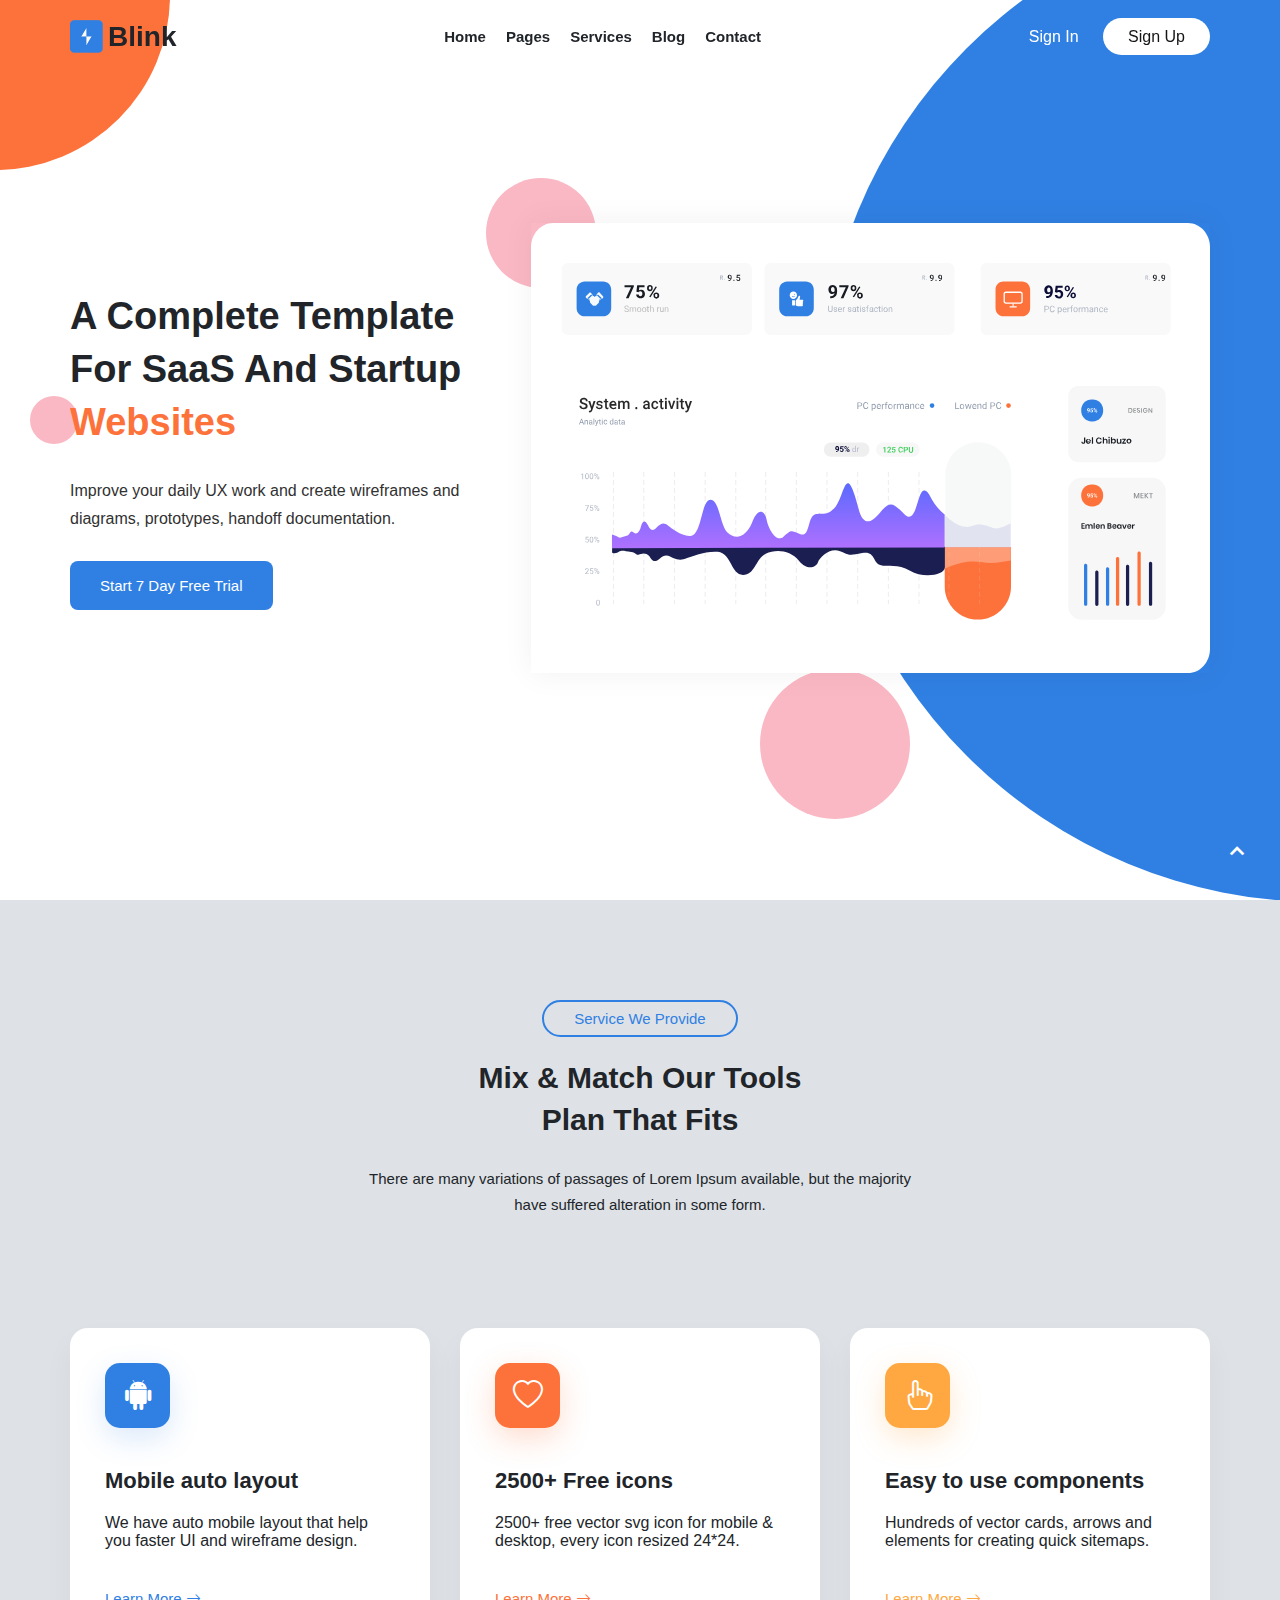
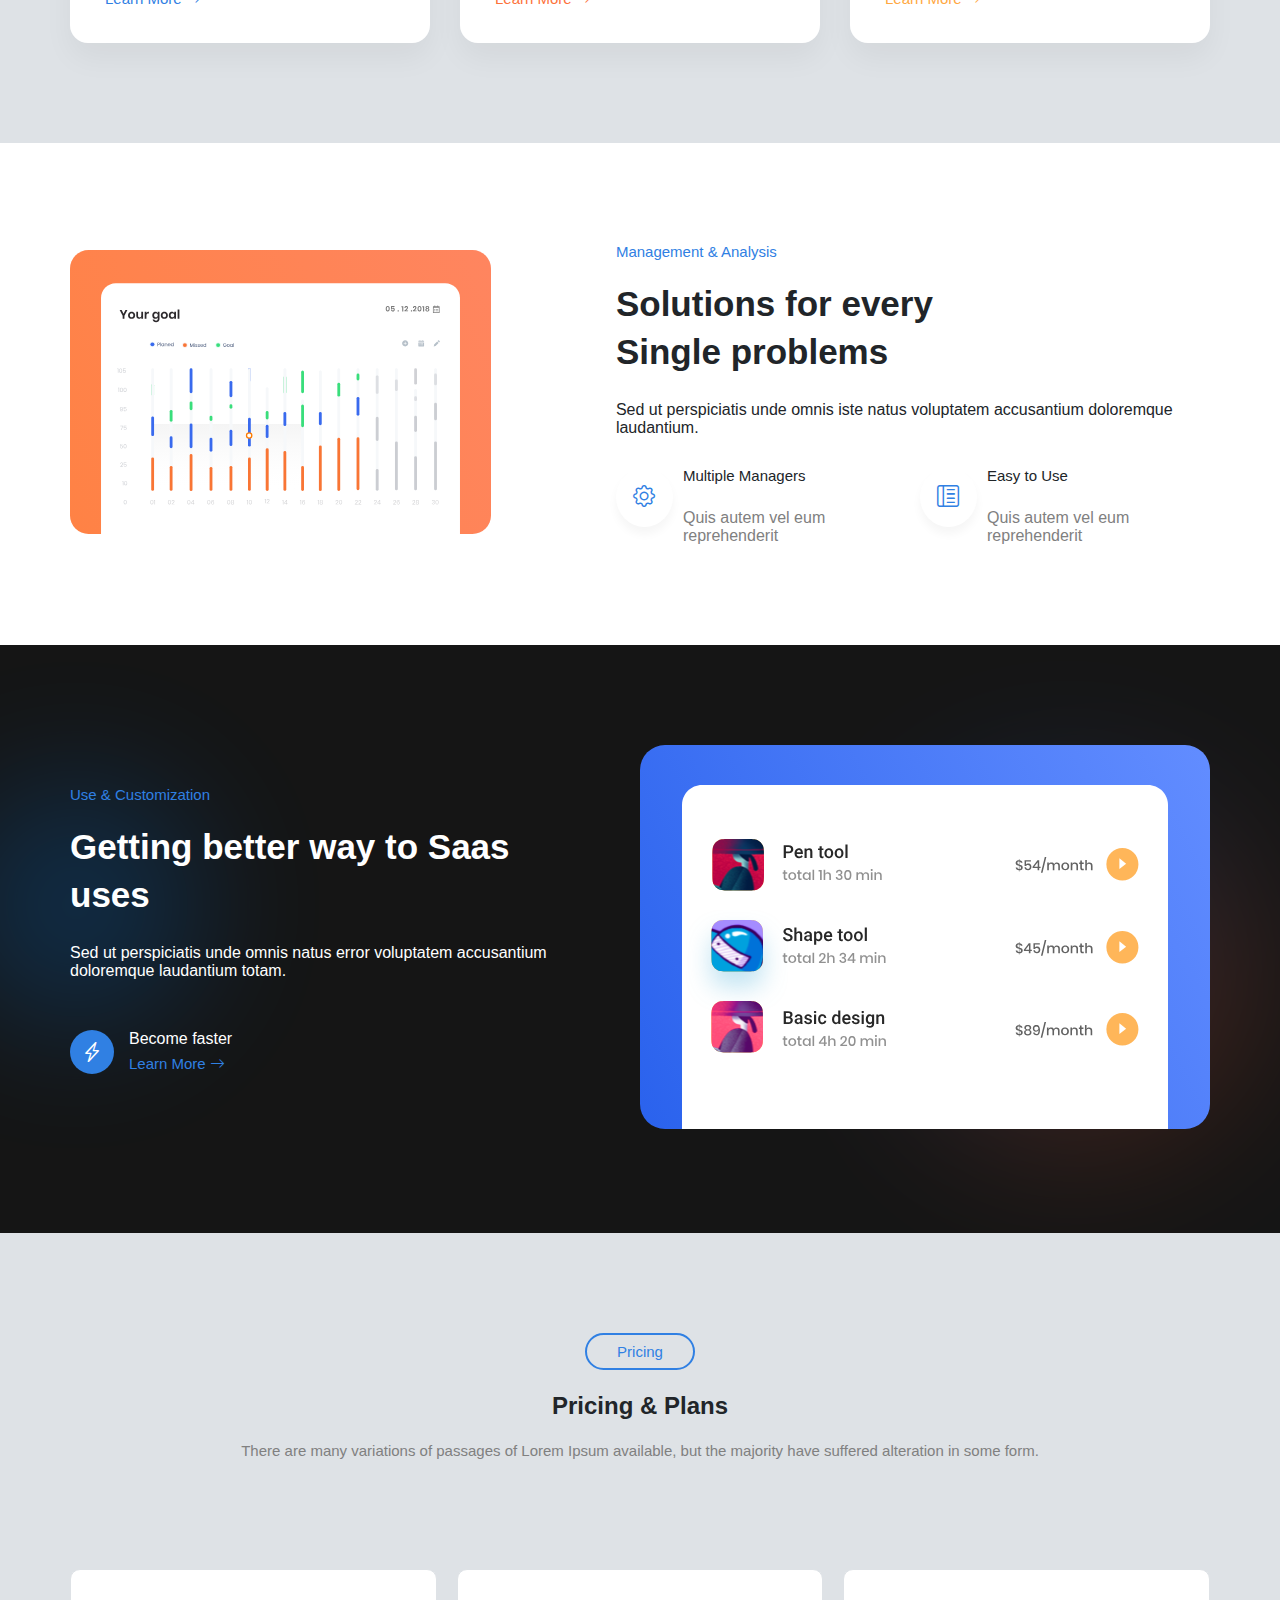
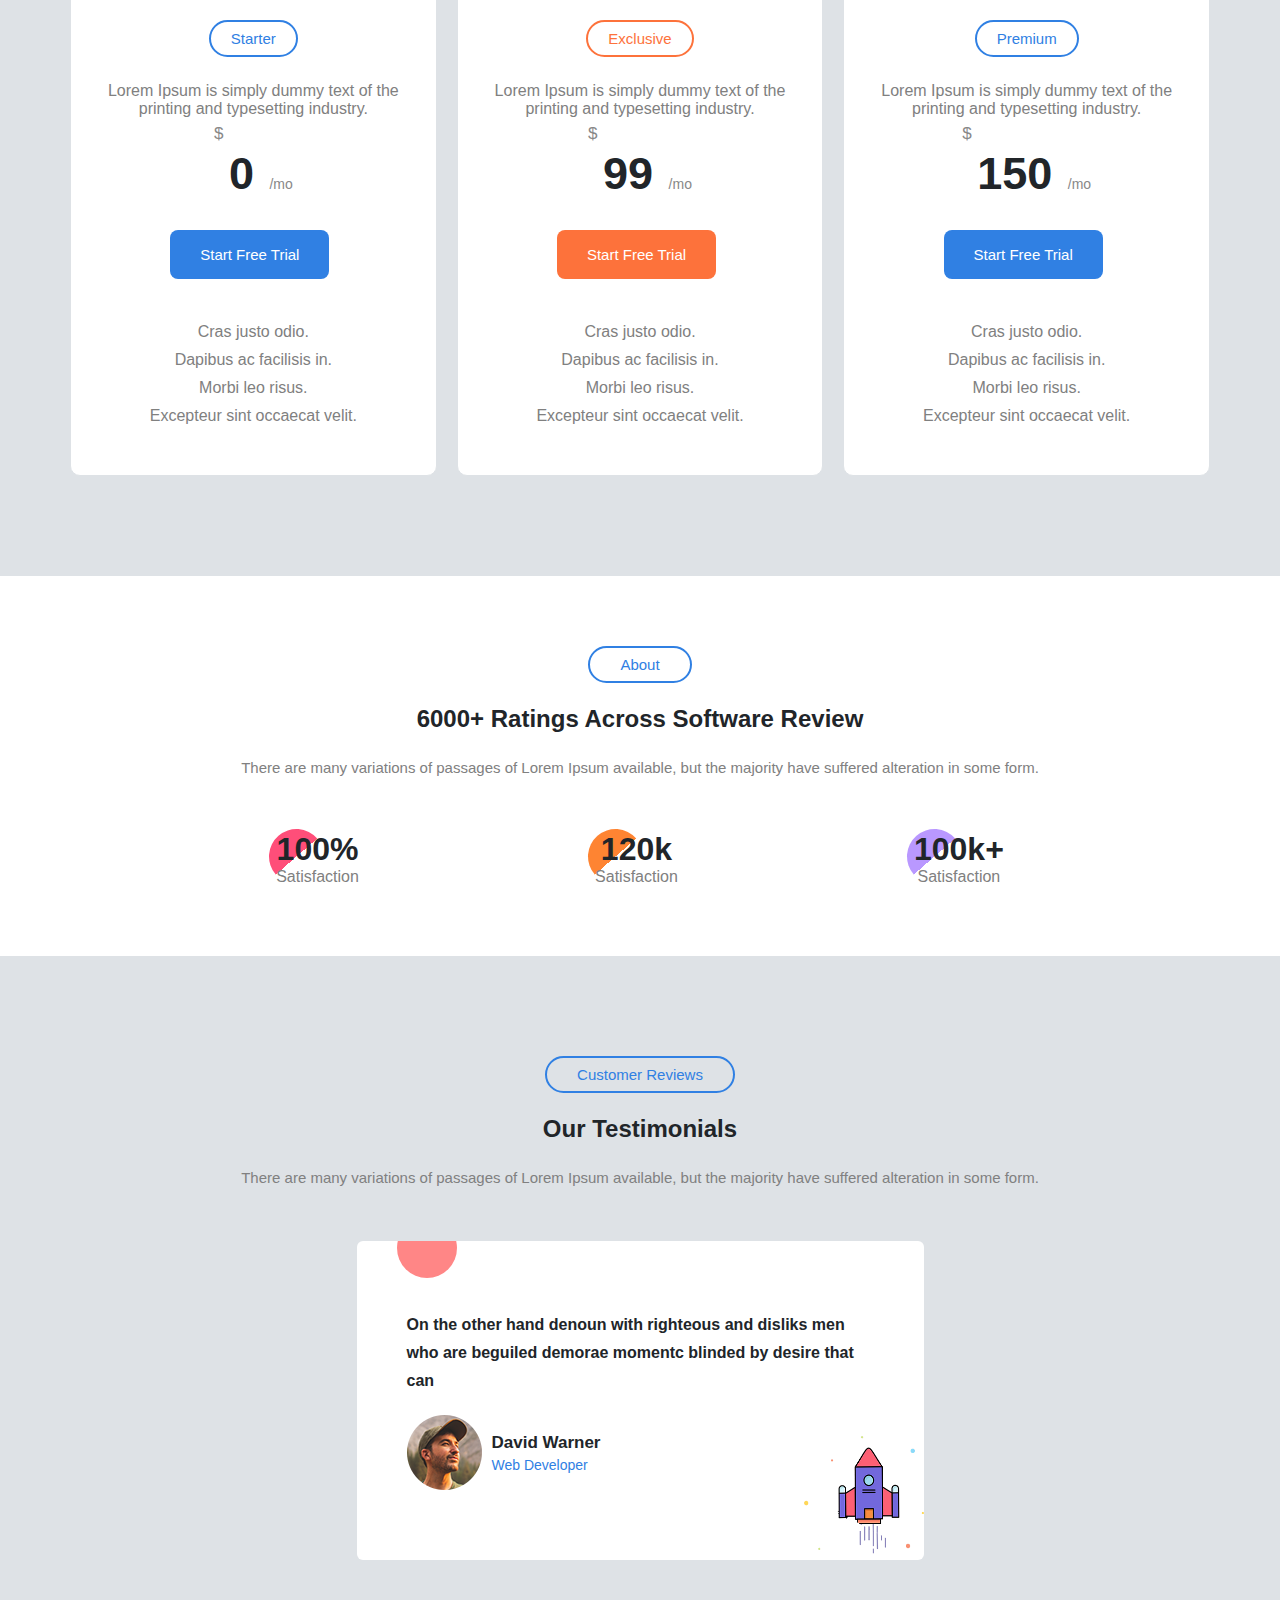
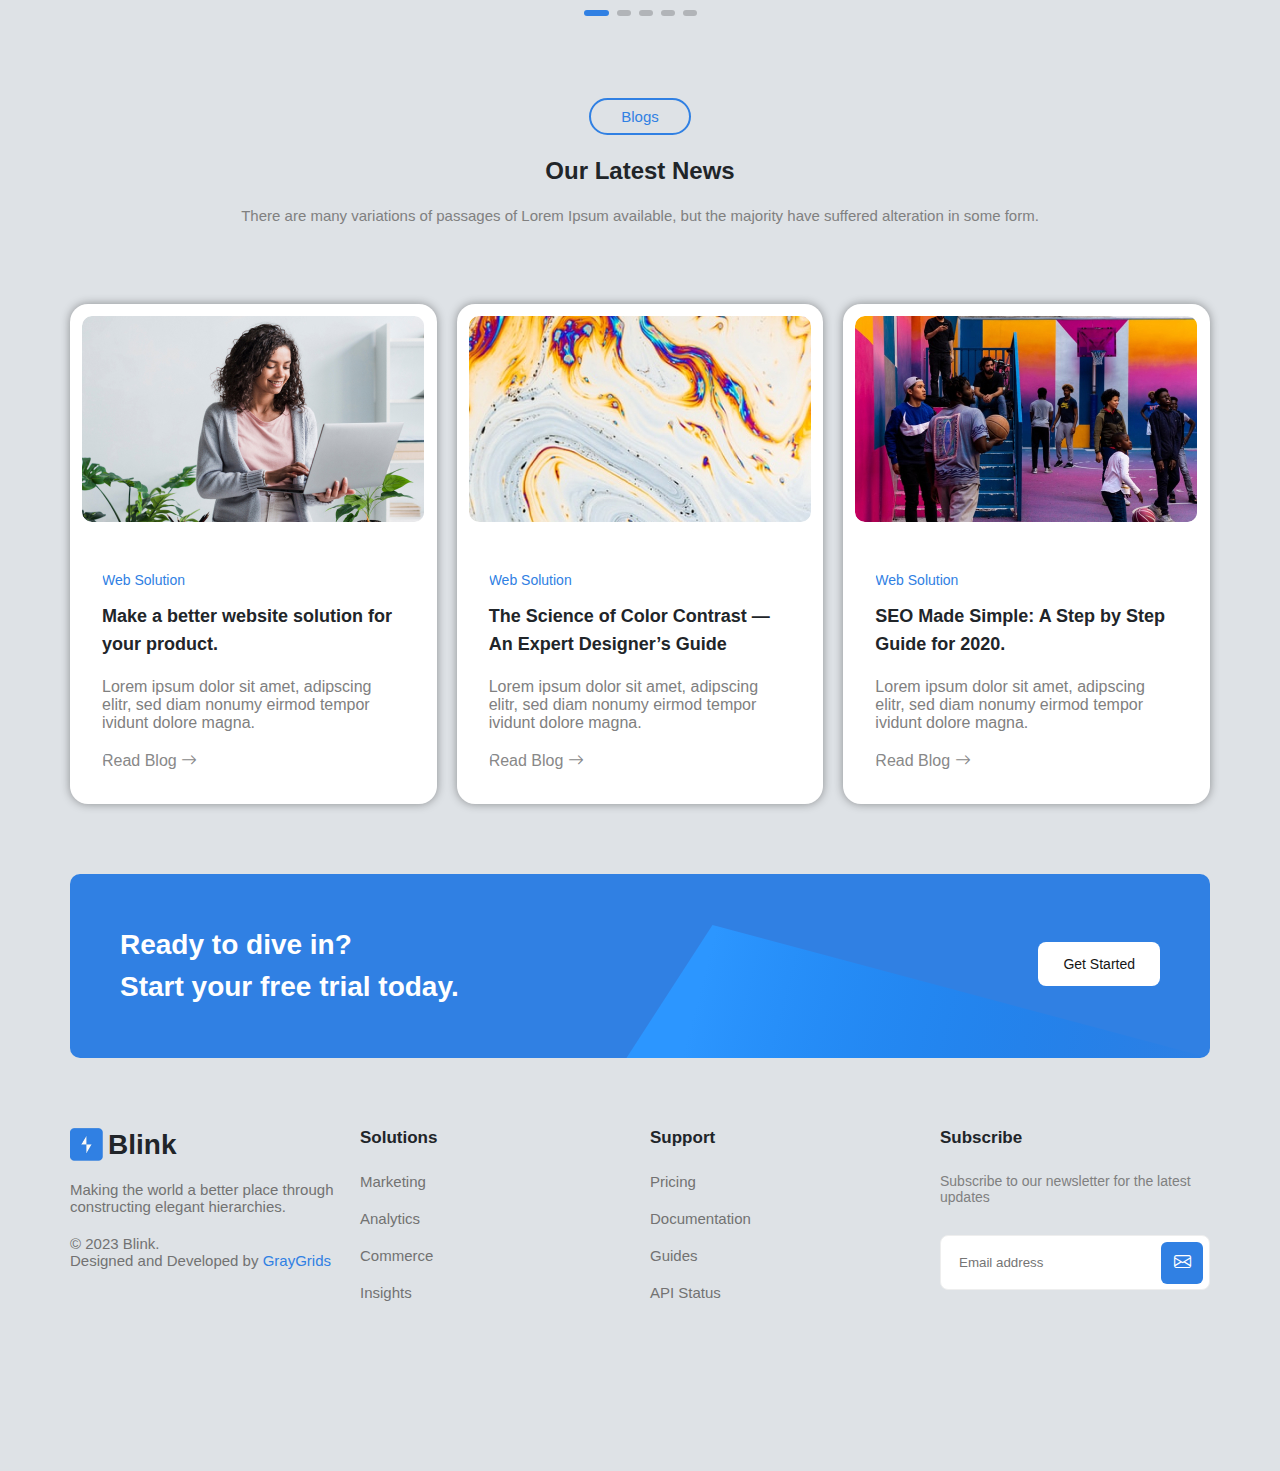
<file: index.html>
<!DOCTYPE html>
<html lang="en">
<head>
    <meta charset="UTF-8">
    <meta name="viewport" content="width=device-width, initial-scale=1.0">
    <link rel="icon" href="img/logo.png">
    <title>Blink</title>
    <link rel="stylesheet" href="css/style.css">
    <link rel="stylesheet" href="css/unpkg.com_swiper@10.2.0_swiper-bundle.min.css">
    <link href='https://unpkg.com/boxicons@2.1.4/css/boxicons.min.css' rel='stylesheet'>
    <link rel="stylesheet" href="https://cdn.jsdelivr.net/npm/bootstrap-icons@1.11.1/font/bootstrap-icons.css">
</head>
<body>

    <div class="header">
        <div class="container">
            <div class="logo">
                <img src="img/logo.png" alt="">
                <h1>Blink</h1>
            </div>
            <div class="collapse">
                <button class="close">
                    <span></span>
                    <span></span>
                    <span></span>
                </button>
                <ul class="links">
                    <li>
                        <a href="#">Home</a>
                        <div class="mega-menu">
                            <ul>
                                <li><a href="#">Saas Homepage</a></li>
                                <li><a href="#">Startup Homepage</a></li>
                            </ul>
                        </div>
                    </li>
                    <li>
                        <a href="#">Pages</a>
                        <div class="mega-menu">
                            <ul>
                                <li><a href="#">About Us</a></li>
                                <li><a href="#">Our Pricing</a></li>
                                <li><a href="#">Our Services</a></li>
                                <li><a href="#">Sign In</a></li>
                                <li><a href="#">Sign Up</a></li>
                                <li><a href="#">Reset Password</a></li>
                                <li><a href="#">Mail Success</a></li>
                                <li><a href="#">404 Error</a></li>
                            </ul>
                        </div>
                    </li>
                    <li><a href="#">Services</a></li>
                    <li>
                        <a href="#">Blog</a>
                        <div class="mega-menu">
                            <ul>
                                <li><a href="#">Blog Grid</a></li>
                                <li><a href="#">Blog Single</a></li>
                            </ul>
                        </div>
                    </li>
                    <li><a href="#">Contact</a></li>
                </ul>
            </div>
            <div class="button">
                <a href="#">Sign In</a>
                <a href="#">Sign Up</a>
            </div>
        </div>
    </div>
    <div class="landing">
        <div class="main__circle"></div>
        <div class="main__circle2"></div>
        <div class="main__circle3"></div>
        <div class="main__circle4"></div>
        <div class="container">
            <div class="landing-text">
                <h1>A Complete Template For SaaS And Startup <span>Websites</span></h1>
                <p>Improve your daily UX work and create wireframes and diagrams, prototypes, handoff documentation.</p>
                <button>Start 7 day free trial</button>
            </div>
            <div class="landing-image">
                <img src="img/app.svg" alt="">
            </div>

        </div>
    </div>
    <div class="services">
        <div class="container">
            <div class="match">
                <h3>Service we provide</h3>
                <h2>Mix & match our tools <br>plan that fits</h2>
                <p>
                    There are many variations of passages of Lorem
                    Ipsum available, but the majority have suffered alteration in some form.
                </p>
            </div>
            <div class="match">
                <div class="free">
                    <div class="service-icon blue-icon">
                        <i class="bi bi-android2"></i>
                    </div>
                    <h3>Mobile auto layout</h3>
                    <p>
                        We have auto mobile layout that help
                        you faster UI and wireframe design.
                    </p>
                    <a class="blue" href="#">Learn More  <i class="bi bi-arrow-right"></i></a>
                </div>
                <div class="free">
                    <div class="service-icon orange-icon">
                        <i class="bi bi-heart"></i>
                    </div>
                    <h3>2500+ Free icons</h3>
                    <p>
                        2500+ free vector svg icon for mobile &
                        desktop, every icon resized 24*24.
                    </p>
                    <a class="orange" href="#">Learn More  <i class="bi bi-arrow-right"></i></a>
                </div>
                <div class="free">
                    <div class="service-icon yellow-icon">
                        <i class="bi bi-hand-index"></i>
                    </div>
                    <h3>Easy to use components</h3>
                    <p>
                        Hundreds of vector cards, arrows and elements for creating quick sitemaps.
                    </p>
                    <a class="yellow" href="#">Learn More  <i class="bi bi-arrow-right"></i></a>
                </div>
            </div>
        </div>
    </div>
    <div class="process">
        <div class="container">
            <div class="process-image">
                <img src="img/app-ss1.svg" alt="">
            </div>
            <div class="process-text">
                <h4>Management & Analysis</h4>
                <h2>Solutions for every <br> Single problems</h2>
                <p>
                    Sed ut perspiciatis unde omnis iste natus
                    voluptatem accusantium doloremque laudantium.
                </p>
                <div class="list">
                    <div class="row">
                        <div class="list-icon">
                            <i class="bi bi-gear"></i>
                        </div>
                        <div>
                        <h4>Multiple Managers</h4>
                        <p>Quis autem vel eum reprehenderit</p>
                        </div>
                    </div>
                    <div class="row">
                        <div class="list-icon">
                            <i class="bi bi-layout-text-sidebar-reverse"></i>
                        </div>  
                        <div>
                        <h4>Easy to Use</h4>
                        <p>Quis autem vel eum reprehenderit</p>
                        </div>
                    </div>
                </div>
            </div>
        </div>
    </div>
    <div class="about">
        <div class="shape-1">
            <img src="img/shape1.svg" alt="">
        </div>
        <div class="shape-2">
            <img src="img/shape2.svg" alt="">
        </div>
        <div class="container">
            <div class="about-text">
                <h4>Use & Customization</h4>
                <h2>Getting better way to Saas uses</h2>
                <p>
                    Sed ut perspiciatis unde omnis natus error
                    voluptatem accusantium doloremque laudantium
                    totam.
                </p>
                <div class="action-button">
                    <div class="btn-icon">
                        <i class="bi bi-lightning-charge"></i>
                    </div>
                    <h4>
                        Become faster
                        <a href="#">Learn More <i class="bi bi-arrow-right"></i></a>
                    </h4>
                </div>
            </div>
            <div class="about-image">
                <img src="img/app-ss2.svg" alt="">
            </div>
        </div>
    </div>
    <div class="pricing">
        <div class="container">
            <div class="pricing-text">
                <h3>pricing</h3>
                <h2>Pricing & Plans</h2>
                <p>
                There are many variations of passages of Lorem
                Ipsum available, but the majority have suffered alteration in some form.
                </p>
            </div>
            <div class="pricing-card">
                <div class="card">
                    <div class="table-head">
                        <h4>Starter</h4>
                        <p>Lorem Ipsum is simply dummy text of the printing and typesetting industry.</p>
                            <h2 class="amount">
                                <span class="currency">$</span>
                                0
                                <span class="duration">/mo</span>
                            </h2>
                    </div>
                    <div class="button">
                        <a href="#">Start free trial</a>
                    </div>
                    <div class="table-content">
                        <p>Cras justo odio.</p>
                        <p>Dapibus ac facilisis in.</p>
                        <p>Morbi leo risus.</p>
                        <p>Excepteur sint occaecat velit.</p>
                    </div>
                </div>
                <div class="card">
                    <div class="table-head">
                        <h4 class="orange">Exclusive</h4>
                        <p>Lorem Ipsum is simply dummy text of the printing and typesetting industry.</p>
                            <h2 class="amount">
                                <span class="currency">$</span>
                                99
                                <span class="duration">/mo</span>
                            </h2>
                    </div>
                    <div class="button">
                        <a class="orange" href="#">Start free trial</a>
                    </div>
                    <div class="table-content">
                        <p>Cras justo odio.</p>
                        <p>Dapibus ac facilisis in.</p>
                        <p>Morbi leo risus.</p>
                        <p>Excepteur sint occaecat velit.</p>
                    </div>
                </div>
                <div class="card">
                    <div class="table-head">
                        <h4>Premium</h4>
                        <p>Lorem Ipsum is simply dummy text of the printing and typesetting industry.</p>
                            <h2 class="amount">
                                <span class="currency">$</span>
                                150
                                <span class="duration">/mo</span>
                            </h2>
                    </div>
                    <div class="button">
                        <a href="#">Start free trial</a>
                    </div>
                    <div class="table-content">
                        <p>Cras justo odio.</p>
                        <p>Dapibus ac facilisis in.</p>
                        <p>Morbi leo risus.</p>
                        <p>Excepteur sint occaecat velit.</p>
                    </div>
                </div>
            </div>
        </div>
    </div>
    <div class="achievement">
        <div class="container">
            <div class="achievement-text">
                <h3>About</h3>
                <h2>6000+ Ratings Across Software Review</h2>
                <p>
                    There are many variations of passages of Lorem
                    Ipsum available, but the majority have suffered alteration in some form.
                </p>
            </div>
            <div class="achievement-icon">
                <div class="free">
                    <span class="one"></span>
                    <h3><span>100</span>%</h3>
                    <p>satisfaction</p>
                </div>
                <div class="free">
                    <span class="two"></span>
                    <h3><span>120</span>k</h3>
                    <p>satisfaction</p>
                </div>
                <div class="free">
                    <span class="three"></span>
                    <h3><span>100</span>k+</h3>
                    <p>satisfaction</p>
                </div>
            </div>
        </div>
    </div>
    <div class="testimonials">
        <div class="container">
            <div class="testimonials-text">
                <h3>Customer Reviews</h3>
                <h2>Our Testimonials</h2>
                <p>
                    There are many variations of passages of Lorem
                    Ipsum available, but the majority have suffered alteration in some form.
                </p>
            </div>
            <div class="testimonials-swiper">
                <div class="swiper swiper-container">
                    <!-- Additional required wrapper -->
                    <div class="swiper-wrapper">
                      <!-- Slides -->
                        <div class="swiper-slide">
                            <div class="testimonial">
                                <span></span>
                                <div class="image">
                                    <img src="img/project.png" alt=""> 
                                </div>
                                <div class="content">
                                    <div class="text">
                                        <h4>On the other hand denoun with righteous and disliks men who are beguiled demorae momentc blinded by desire that can</h4>
                                    </div>
                                    <div class="author">
                                        <img src="img/testi-2.png" alt="">
                                        <div class="name">
                                            <h4>David Warner</h4>
                                            <p>Web Developer</p>
                                        </div>
                                    </div>
                                </div>
                            </div>
                        </div>
                        <div class="swiper-slide">
                            <div class="testimonial">
                                <span></span>
                                <div class="image">
                                    <img src="img/project.png" alt=""> 
                                </div>
                                <div class="content">
                                    <div class="text">
                                        <h4>On the other hand denoun with righteous and disliks men who are beguiled demorae momentc blinded by desire that can</h4>
                                    </div>
                                    <div class="author">
                                        <img src="img/testi-1.png" alt="">
                                        <div class="name">
                                            <h4>Somalia D Silva</h4>
                                            <p>Business Manager</p>
                                        </div>
                                    </div>
                                </div>
                            </div>
                        </div>
                        <div class="swiper-slide">
                            <div class="testimonial">
                                <span></span>
                                <div class="image">
                                    <img src="img/project.png" alt=""> 
                                </div>
                                <div class="content">
                                    <div class="text">
                                        <h4>On the other hand denoun with righteous and disliks men who are beguiled demorae momentc blinded by desire that can</h4>
                                    </div>
                                    <div class="author">
                                        <img src="img/testi-3.png" alt="">
                                        <div class="name">
                                            <h4>Jems Gilario</h4>
                                            <p>Graphics Designer</p>
                                        </div>
                                    </div>
                                </div>
                            </div>
                        </div>
                        <div class="swiper-slide">
                            <div class="testimonial">
                                <span></span>
                                <div class="image">
                                    <img src="img/project.png" alt=""> 
                                </div>
                                <div class="content">
                                    <div class="text">
                                        <h4>On the other hand denoun with righteous and disliks men who are beguiled demorae momentc blinded by desire that can</h4>
                                    </div>
                                    <div class="author">
                                        <img src="img/testi-2.png" alt="">
                                        <div class="name">
                                            <h4>David Warner</h4>
                                            <p>Web Developer</p>
                                        </div>
                                    </div>
                                </div>
                            </div>
                        </div>
                        <div class="swiper-slide">
                            <div class="testimonial">
                                <span></span>
                                <div class="image">
                                    <img src="img/project.png" alt=""> 
                                </div>
                                <div class="content">
                                    <div class="text">
                                        <h4>On the other hand denoun with righteous and disliks men who are beguiled demorae momentc blinded by desire that can</h4>
                                    </div>
                                    <div class="author">
                                        <img src="img/testi-3.png" alt="">
                                        <div class="name">
                                            <h4>Jems Gilario</h4>
                                            <p>Graphics Designer</p>
                                        </div>
                                    </div>
                                </div>
                            </div>
                        </div>
                    </div>
                      
                    <div class="swiper-pagination"></div>
            </div>
        </div>
    </div>
    <div class="blog">
        <div class="container">
            <div class="blog-text">
                <h3>Blogs</h3>
                <h2>Our Latest News</h2>
                <p>There are many variations of passages of Lorem Ipsum available, but the majority have suffered alteration in some form.</p>
            </div>
            <div class="blog-card">
                <div class="card">
                    <a href="#">
                        <img src="img/blog-1.jpg" alt="">
                    </a>
                    <div class="blog-content">
                        <a href="#" class="category">Web Solution</a>
                        <h4>Make a better website solution for your product.</h4>
                        <p>Lorem ipsum dolor sit amet, adipscing elitr, sed diam nonumy eirmod tempor ividunt dolore magna.</p>
                        <a href="#">Read Blog <i class="bi bi-arrow-right"></i></a>
                    </div>
                </div>
                <div class="card">
                    <a href="#">
                        <img src="img/blog-2.jpg" alt="">
                    </a>
                    <div class="blog-content">
                        <a href="#" class="category">Web Solution</a>
                        <h4>The Science of Color Contrast — An Expert Designer’s Guide</h4>
                        <p>Lorem ipsum dolor sit amet, adipscing elitr, sed diam nonumy eirmod tempor ividunt dolore magna.</p>
                        <a href="#">Read Blog <i class="bi bi-arrow-right"></i></a>
                    </div>
                </div>
                <div class="card">
                    <a href="#">
                        <img src="img/blog-3.jpg" alt="">
                    </a>
                    <div class="blog-content">
                        <a href="#" class="category">Web Solution</a>
                        <h4>SEO Made Simple: A Step by Step Guide for 2020.</h4>
                        <p>Lorem ipsum dolor sit amet, adipscing elitr, sed diam nonumy eirmod tempor ividunt dolore magna.</p>
                        <a href="#">Read Blog <i class="bi bi-arrow-right"></i></a>
                    </div>
                </div>
            </div>
        </div>
    </div>
    <div class="call-action">
        <div class="container">
            <div class="inner-content">
                <img src="img/bg-shape.svg" alt="">
                <div class="call-text">
                    <div class="call">
                        <h2>Ready to dive in?  <br> Start your free trial today.</h2>
                    </div>
                    <div class="call">
                        <div class="button">
                            <a href="#">Get started</a>
                        </div>
                    </div>
                </div>
            </div>
        </div>
    </div>
    <div class="footer">
        <div class="container">
            <div class="footer-card">
                <div class="logo">
                    <img src="img/logo.png" alt="">
                    <h1>Blink</h1>
                </div>
                <p>Making the world a better place through constructing elegant hierarchies.</p>
                <div class="copyright-text">
                    <p>© 2023 Blink.</p>
                    <span>Designed and Developed by <a href="#">GrayGrids</a></span>
                </div>
            </div>
            <div class="footer-card">
                <h3>Solutions</h3>
                <p>Marketing</p>
                <p>Analytics</p>
                <p>Commerce</p>
                <p>Insights</p>
            </div>
            <div class="footer-card">
                <h3>Support</h3>
                <p>Pricing</p>
                <p>Documentation</p>
                <p>Guides</p>
                <p>API Status</p>
            </div>
            <div class="footer-card">
                <h3>Subscribe</h3>
                <h4>Subscribe to our newsletter for the latest updates</h4>
                <form action="#">
                    <input name="EMAIL" placeholder="Email address" required="required" type="email">
                    <div class="button">
                        <i class="bi bi-envelope"></i>
                    </div>
                </form>
            </div>
        </div>
    </div>
    <button class="up time"><i class='bx bx-chevron-up'></i></button>

    <!-- <i class="bi bi-hand-index"></i>
    <i class="bi bi-heart"></i>
    <i class="bi bi-android2"></i>
    <i class="bi bi-gear"></i>
    <i class="bi bi-layout-text-sidebar-reverse"></i>
    <i class="bi bi-lightning-charge"></i>
    <i class="bi bi-arrow-right"></i>
    <i class="bi bi-currency-dollar"></i>
    <i class="bi bi-envelope"></i>
    <i class='bx bx-sun'></i>
    <i class='bx bx-moon' ></i> 
    <i class="bi bi-list"></i> -->

    <script src="js/main.js"></script>
    <script src="js/unpkg.com_swiper@10.2.0_swiper-bundle.min.js"></script>
    <script>
            var swiper = new Swiper(".swiper", {
        pagination: {
          el: ".swiper-pagination",
        },
      });
    </script>
</body>
</html>
</file>
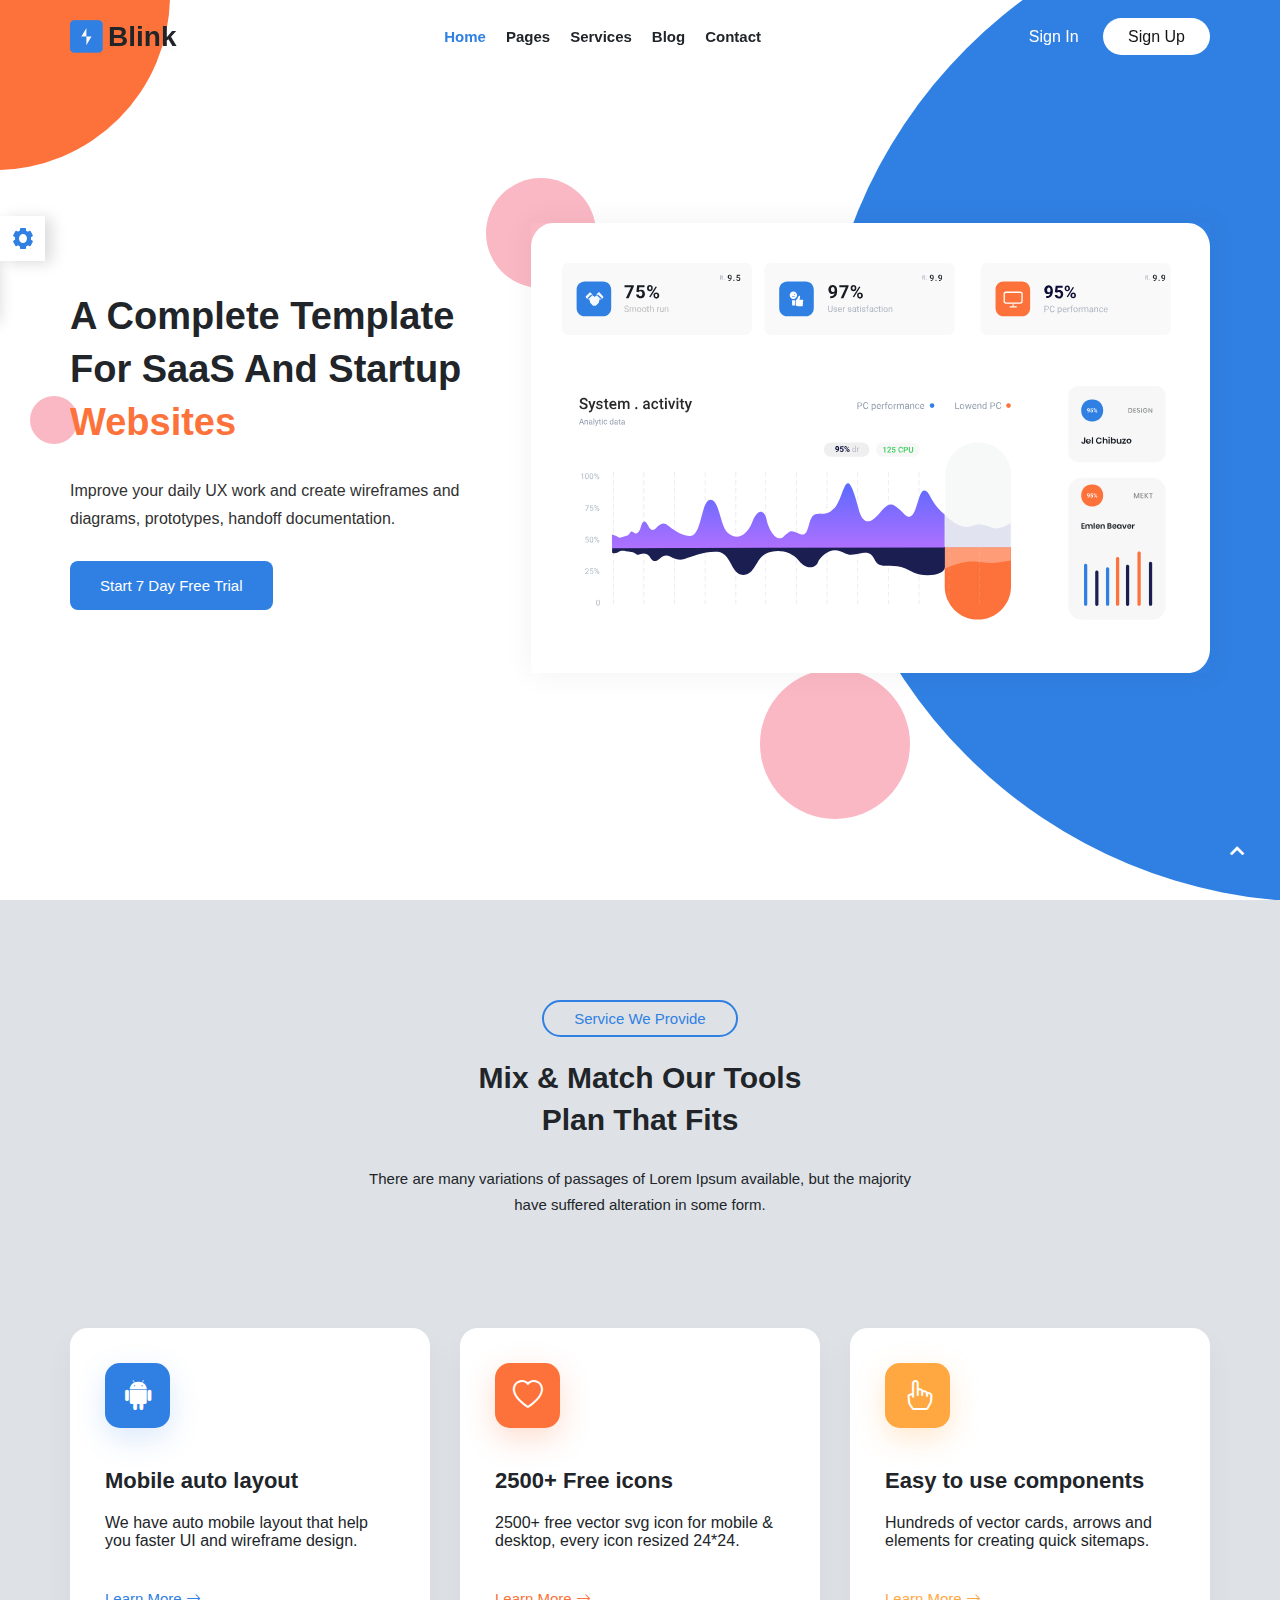
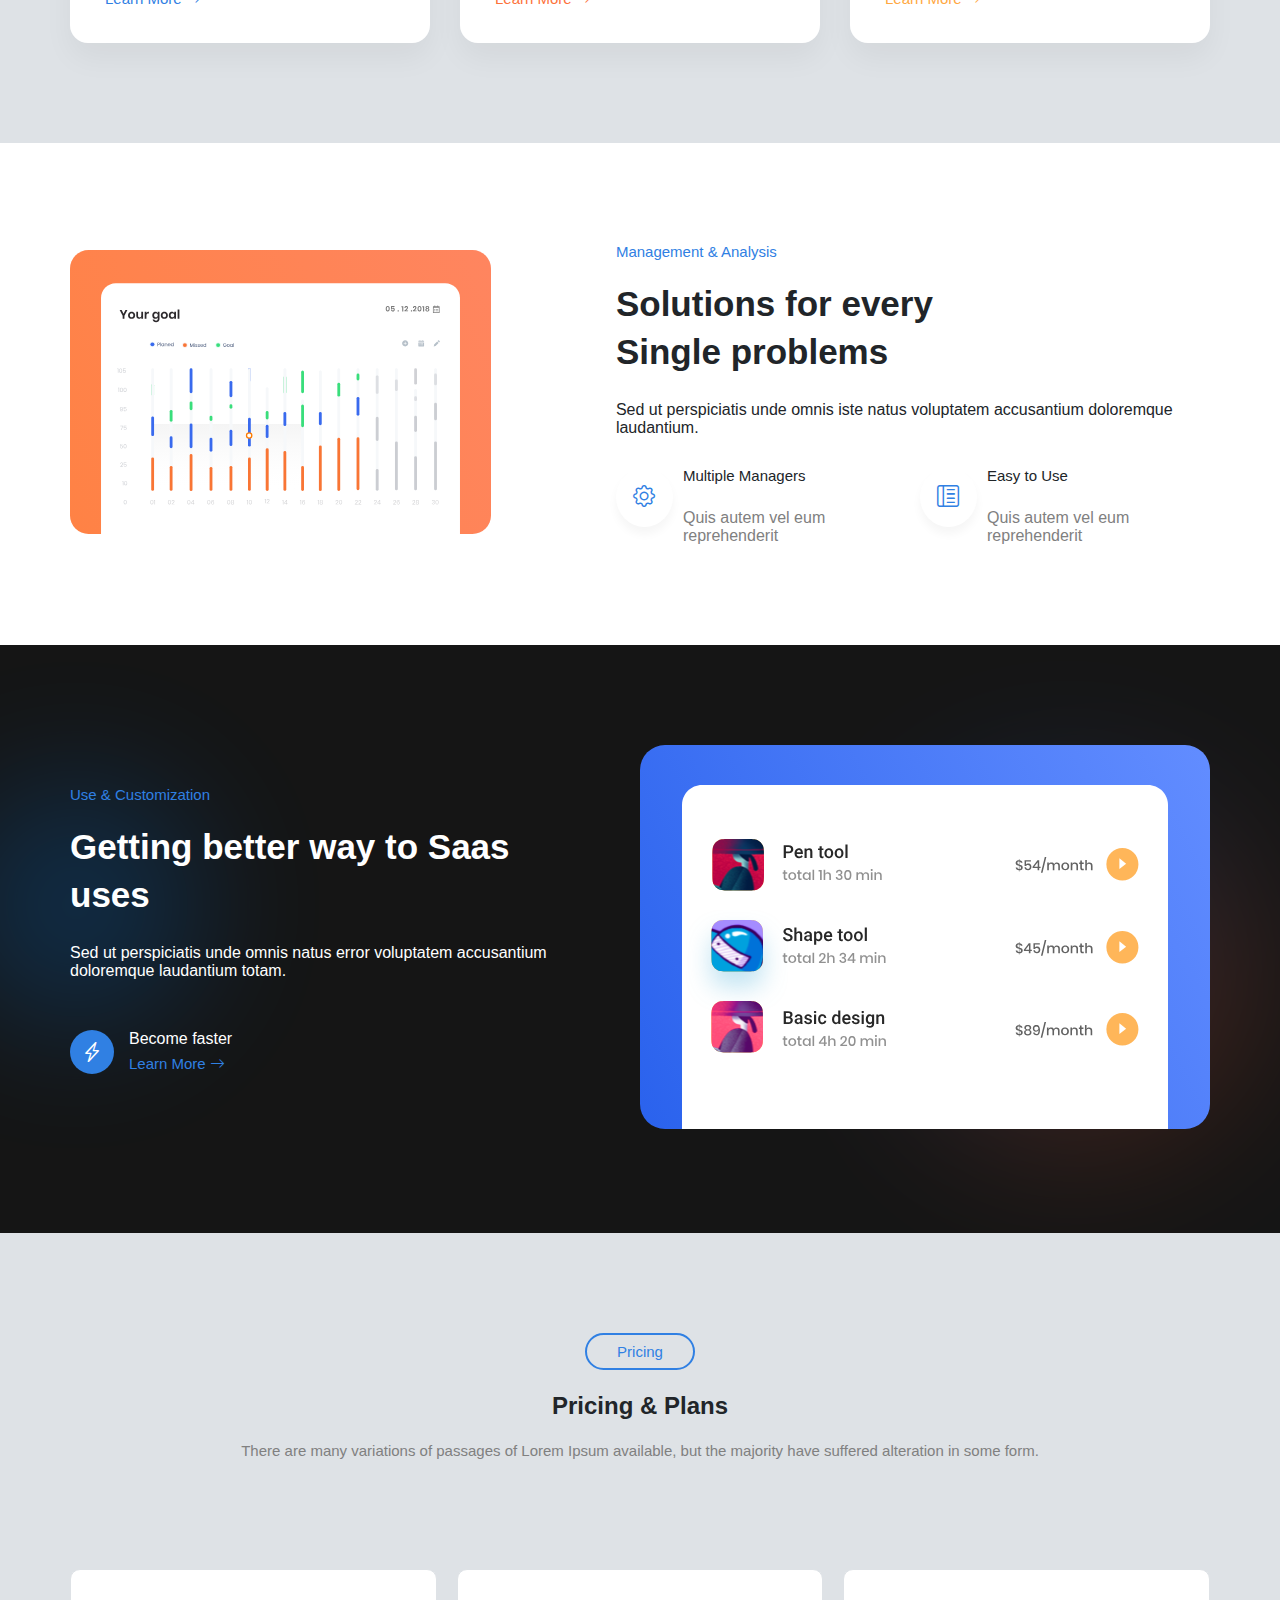
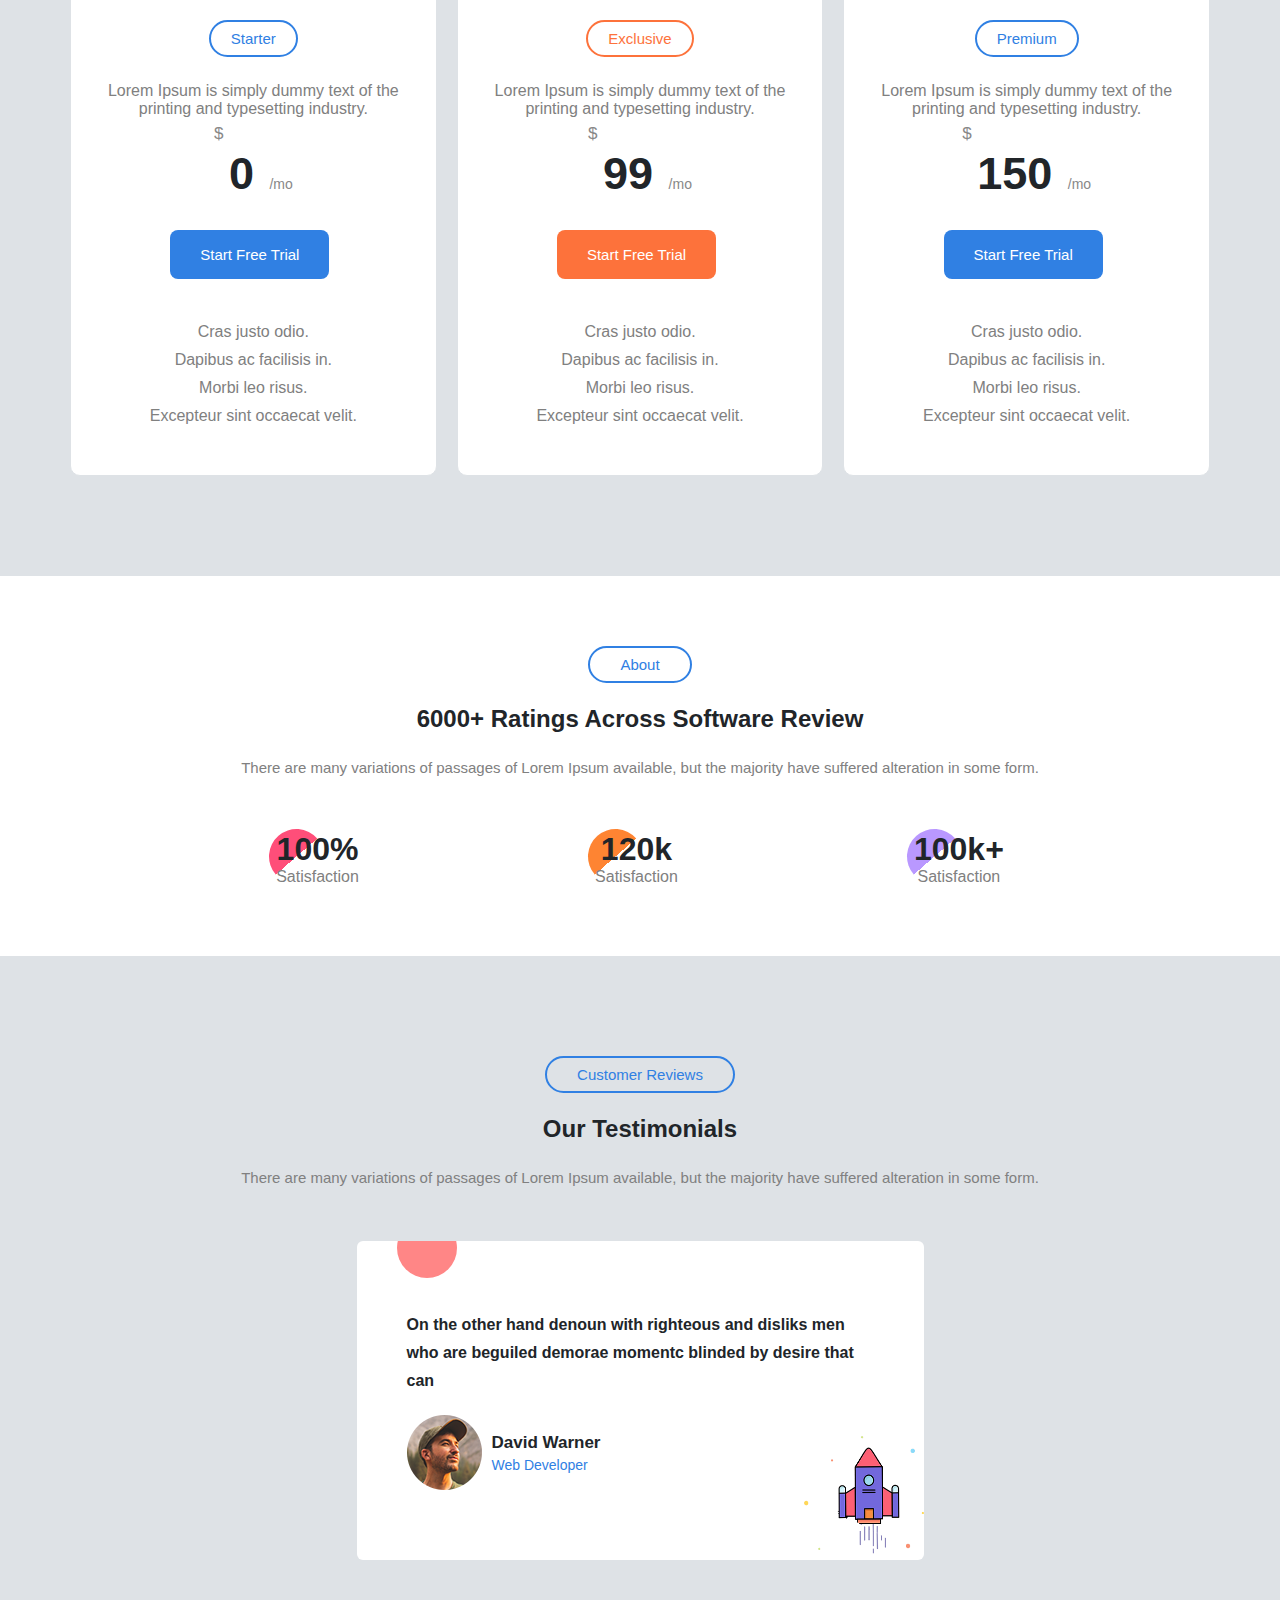
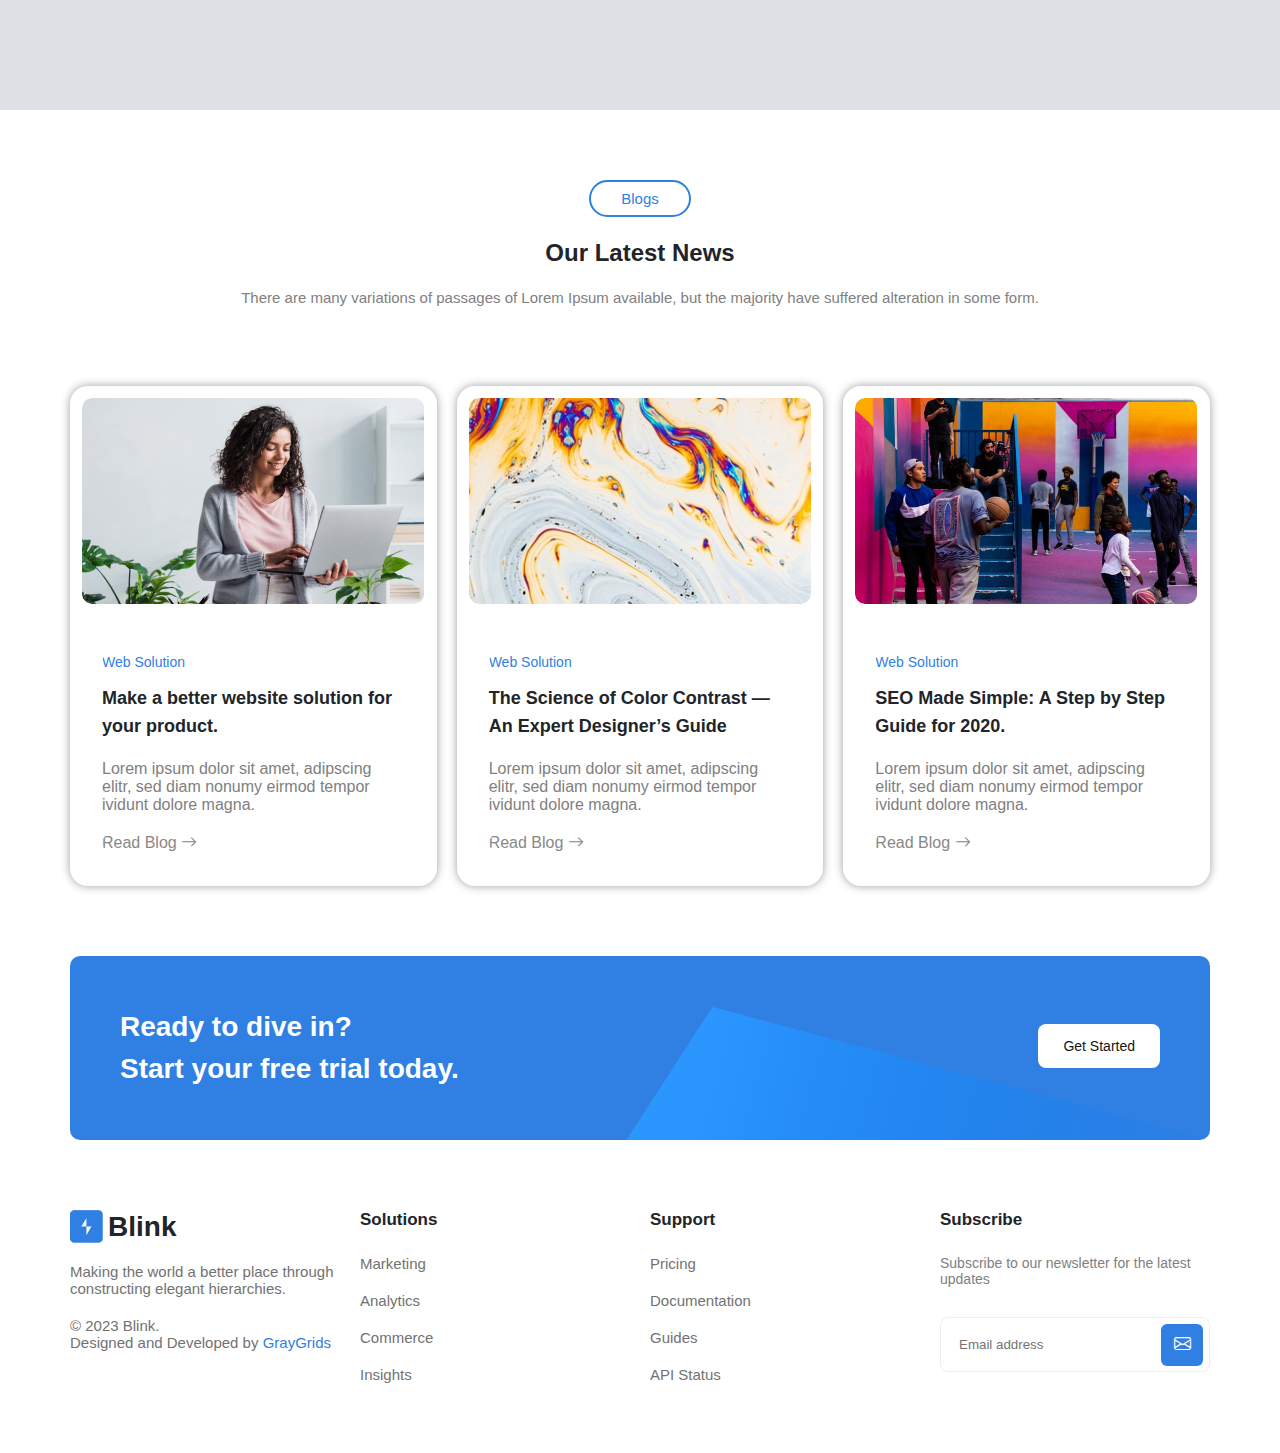
<file: Blink/index.html>
<!DOCTYPE html>
<html lang="en">
<head>
    <meta charset="UTF-8">
    <meta name="viewport" content="width=device-width, initial-scale=1.0">
    <link rel="icon" href="img/logo.png">
    <title>Blink</title>
    <link rel="stylesheet" href="css/style.css">
    <link rel="stylesheet" href="css/unpkg.com_swiper@10.2.0_swiper-bundle.min.css">
    <link href='https://unpkg.com/boxicons@2.1.4/css/boxicons.min.css' rel='stylesheet'>
    <link rel="stylesheet" href="https://cdn.jsdelivr.net/npm/bootstrap-icons@1.11.1/font/bootstrap-icons.css">
</head>
<body>

    <div class="header">
        <div class="container">
            <div class="logo">
                <img src="img/logo.png" alt="">
                <h1>Blink</h1>
            </div>
            <div class="collapse">
                <button class="close">
                    <span></span>
                    <span></span>
                    <span></span>
                </button>
                <ul class="links">
                    <li>
                        <a class="active" href="#">Home</a>
                        <div class="mega-menu">
                            <ul>
                                <li><a class="active" href="index.html">Saas Homepage</a></li>
                                <li><a href="startup.html">Startup Homepage</a></li>
                            </ul>
                        </div>
                    </li>
                    <li>
                        <a href="#">Pages</a>
                        <div class="mega-menu">
                            <ul>
                                <li><a href="about-us.html">About Us</a></li>
                                <li><a href="pricing.html">Our Pricing</a></li>
                                <li><a href="services.html">Our Services</a></li>
                                <li><a href="sign-in.html">Sign In</a></li>
                                <li><a href="sign-up.html">Sign Up</a></li>
                                <li><a href="reset.html">Reset Password</a></li>
                                <li><a href="congratulations.html">Mail Success</a></li>
                                <li><a href="error.html">404 Error</a></li>
                            </ul>
                        </div>
                    </li>
                    <li><a href="services.html">Services</a></li>
                    <li>
                        <a href="#">Blog</a>
                        <div class="mega-menu">
                            <ul>
                                <li><a href="blog-grid.html">Blog Grid</a></li>
                                <li><a href="blog-single.html">Blog Single</a></li>
                            </ul>
                        </div>
                    </li>
                    <li><a href="contact.html">Contact</a></li>
                </ul>
            </div>
            <div class="button">
                <a href="sign-in.html">Sign In</a>
                <a href="sign-up.html">Sign Up</a>
            </div>
        </div>
    </div>
    <div class="landing">
        <div class="main__circle"></div>
        <div class="main__circle2"></div>
        <div class="main__circle3"></div>
        <div class="main__circle4"></div>
        <div class="container">
            <div class="landing-text">
                <h1>A Complete Template For SaaS And Startup <span>Websites</span></h1>
                <p>Improve your daily UX work and create wireframes and diagrams, prototypes, handoff documentation.</p>
                <button>Start 7 day free trial</button>
            </div>
            <div class="landing-image">
                <img src="img/app.svg" alt="">
            </div>

        </div>
    </div>
    <div class="services">
        <div class="container">
            <div class="match">
                <h3>Service we provide</h3>
                <h2>Mix & match our tools <br>plan that fits</h2>
                <p>
                    There are many variations of passages of Lorem
                    Ipsum available, but the majority have suffered alteration in some form.
                </p>
            </div>
            <div class="match">
                <div class="free">
                    <div class="service-icon blue-icon">
                        <i class="bi bi-android2"></i>
                    </div>
                    <h3>Mobile auto layout</h3>
                    <p>
                        We have auto mobile layout that help
                        you faster UI and wireframe design.
                    </p>
                    <a class="blue" href="#">Learn More  <i class="bi bi-arrow-right"></i></a>
                </div>
                <div class="free">
                    <div class="service-icon orange-icon">
                        <i class="bi bi-heart"></i>
                    </div>
                    <h3>2500+ Free icons</h3>
                    <p>
                        2500+ free vector svg icon for mobile &
                        desktop, every icon resized 24*24.
                    </p>
                    <a class="orange" href="#">Learn More  <i class="bi bi-arrow-right"></i></a>
                </div>
                <div class="free">
                    <div class="service-icon yellow-icon">
                        <i class="bi bi-hand-index"></i>
                    </div>
                    <h3>Easy to use components</h3>
                    <p>
                        Hundreds of vector cards, arrows and elements for creating quick sitemaps.
                    </p>
                    <a class="yellow" href="#">Learn More  <i class="bi bi-arrow-right"></i></a>
                </div>
            </div>
        </div>
    </div>
    <div class="process">
        <div class="container">
            <div class="process-image">
                <img src="img/app-ss1.svg" alt="">
            </div>
            <div class="process-text">
                <h4>Management & Analysis</h4>
                <h2>Solutions for every <br> Single problems</h2>
                <p>
                    Sed ut perspiciatis unde omnis iste natus
                    voluptatem accusantium doloremque laudantium.
                </p>
                <div class="list">
                    <div class="row">
                        <div class="list-icon">
                            <i class="bi bi-gear"></i>
                        </div>
                        <div>
                        <h4>Multiple Managers</h4>
                        <p>Quis autem vel eum reprehenderit</p>
                        </div>
                    </div>
                    <div class="row">
                        <div class="list-icon">
                            <i class="bi bi-layout-text-sidebar-reverse"></i>
                        </div>  
                        <div>
                        <h4>Easy to Use</h4>
                        <p>Quis autem vel eum reprehenderit</p>
                        </div>
                    </div>
                </div>
            </div>
        </div>
    </div>
    <div class="about">
        <div class="shape-1">
            <img src="img/shape1.svg" alt="">
        </div>
        <div class="shape-2">
            <img src="img/shape2.svg" alt="">
        </div>
        <div class="container">
            <div class="about-text">
                <h4>Use & Customization</h4>
                <h2>Getting better way to Saas uses</h2>
                <p>
                    Sed ut perspiciatis unde omnis natus error
                    voluptatem accusantium doloremque laudantium
                    totam.
                </p>
                <div class="action-button">
                    <div class="btn-icon">
                        <i class="bi bi-lightning-charge"></i>
                    </div>
                    <h4>
                        Become faster
                        <a href="#">Learn More <i class="bi bi-arrow-right"></i></a>
                    </h4>
                </div>
            </div>
            <div class="about-image">
                <img src="img/app-ss2.svg" alt="">
            </div>
        </div>
    </div>
    <div class="pricing">
        <div class="container">
            <div class="pricing-text">
                <h3>pricing</h3>
                <h2>Pricing & Plans</h2>
                <p>
                There are many variations of passages of Lorem
                Ipsum available, but the majority have suffered alteration in some form.
                </p>
            </div>
            <div class="pricing-card">
                <div class="card">
                    <div class="table-head">
                        <h4>Starter</h4>
                        <p>Lorem Ipsum is simply dummy text of the printing and typesetting industry.</p>
                            <h2 class="amount">
                                <span class="currency">$</span>
                                0
                                <span class="duration">/mo</span>
                            </h2>
                    </div>
                    <div class="button">
                        <a href="#">Start free trial</a>
                    </div>
                    <div class="table-content">
                        <p>Cras justo odio.</p>
                        <p>Dapibus ac facilisis in.</p>
                        <p>Morbi leo risus.</p>
                        <p>Excepteur sint occaecat velit.</p>
                    </div>
                </div>
                <div class="card">
                    <div class="table-head">
                        <h4 class="orange">Exclusive</h4>
                        <p>Lorem Ipsum is simply dummy text of the printing and typesetting industry.</p>
                            <h2 class="amount">
                                <span class="currency">$</span>
                                99
                                <span class="duration">/mo</span>
                            </h2>
                    </div>
                    <div class="button">
                        <a class="orange" href="#">Start free trial</a>
                    </div>
                    <div class="table-content">
                        <p>Cras justo odio.</p>
                        <p>Dapibus ac facilisis in.</p>
                        <p>Morbi leo risus.</p>
                        <p>Excepteur sint occaecat velit.</p>
                    </div>
                </div>
                <div class="card">
                    <div class="table-head">
                        <h4>Premium</h4>
                        <p>Lorem Ipsum is simply dummy text of the printing and typesetting industry.</p>
                            <h2 class="amount">
                                <span class="currency">$</span>
                                150
                                <span class="duration">/mo</span>
                            </h2>
                    </div>
                    <div class="button">
                        <a href="#">Start free trial</a>
                    </div>
                    <div class="table-content">
                        <p>Cras justo odio.</p>
                        <p>Dapibus ac facilisis in.</p>
                        <p>Morbi leo risus.</p>
                        <p>Excepteur sint occaecat velit.</p>
                    </div>
                </div>
            </div>
        </div>
    </div>
    <div class="achievement">
        <div class="container">
            <div class="achievement-text">
                <h3>About</h3>
                <h2>6000+ Ratings Across Software Review</h2>
                <p>
                    There are many variations of passages of Lorem
                    Ipsum available, but the majority have suffered alteration in some form.
                </p>
            </div>
            <div class="achievement-icon">
                <div class="free">
                    <span class="one"></span>
                    <h3><span>100</span>%</h3>
                    <p>satisfaction</p>
                </div>
                <div class="free">
                    <span class="two"></span>
                    <h3><span>120</span>k</h3>
                    <p>satisfaction</p>
                </div>
                <div class="free">
                    <span class="three"></span>
                    <h3><span>100</span>k+</h3>
                    <p>satisfaction</p>
                </div>
            </div>
        </div>
    </div>
    <div class="testimonials">
        <div class="container">
            <div class="testimonials-text">
                <h3>Customer Reviews</h3>
                <h2>Our Testimonials</h2>
                <p>
                    There are many variations of passages of Lorem
                    Ipsum available, but the majority have suffered alteration in some form.
                </p>
            </div>
            <div class="testimonials-swiper">
                <div class="swiper swiper-container">
                    <!-- Additional required wrapper -->
                    <div class="swiper-wrapper">
                      <!-- Slides -->
                        <div class="swiper-slide">
                            <div class="testimonial">
                                <span></span>
                                <div class="image">
                                    <img src="img/project.png" alt=""> 
                                </div>
                                <div class="content">
                                    <div class="text">
                                        <h4>On the other hand denoun with righteous and disliks men who are beguiled demorae momentc blinded by desire that can</h4>
                                    </div>
                                    <div class="author">
                                        <img src="img/testi-2.png" alt="">
                                        <div class="name">
                                            <h4>David Warner</h4>
                                            <p>Web Developer</p>
                                        </div>
                                    </div>
                                </div>
                            </div>
                        </div>
                        <div class="swiper-slide">
                            <div class="testimonial">
                                <span></span>
                                <div class="image">
                                    <img src="img/project.png" alt=""> 
                                </div>
                                <div class="content">
                                    <div class="text">
                                        <h4>On the other hand denoun with righteous and disliks men who are beguiled demorae momentc blinded by desire that can</h4>
                                    </div>
                                    <div class="author">
                                        <img src="img/testi-1.png" alt="">
                                        <div class="name">
                                            <h4>Somalia D Silva</h4>
                                            <p>Business Manager</p>
                                        </div>
                                    </div>
                                </div>
                            </div>
                        </div>
                        <div class="swiper-slide">
                            <div class="testimonial">
                                <span></span>
                                <div class="image">
                                    <img src="img/project.png" alt=""> 
                                </div>
                                <div class="content">
                                    <div class="text">
                                        <h4>On the other hand denoun with righteous and disliks men who are beguiled demorae momentc blinded by desire that can</h4>
                                    </div>
                                    <div class="author">
                                        <img src="img/testi-3.png" alt="">
                                        <div class="name">
                                            <h4>Jems Gilario</h4>
                                            <p>Graphics Designer</p>
                                        </div>
                                    </div>
                                </div>
                            </div>
                        </div>
                        <div class="swiper-slide">
                            <div class="testimonial">
                                <span></span>
                                <div class="image">
                                    <img src="img/project.png" alt=""> 
                                </div>
                                <div class="content">
                                    <div class="text">
                                        <h4>On the other hand denoun with righteous and disliks men who are beguiled demorae momentc blinded by desire that can</h4>
                                    </div>
                                    <div class="author">
                                        <img src="img/testi-2.png" alt="">
                                        <div class="name">
                                            <h4>David Warner</h4>
                                            <p>Web Developer</p>
                                        </div>
                                    </div>
                                </div>
                            </div>
                        </div>
                        <div class="swiper-slide">
                            <div class="testimonial">
                                <span></span>
                                <div class="image">
                                    <img src="img/project.png" alt=""> 
                                </div>
                                <div class="content">
                                    <div class="text">
                                        <h4>On the other hand denoun with righteous and disliks men who are beguiled demorae momentc blinded by desire that can</h4>
                                    </div>
                                    <div class="author">
                                        <img src="img/testi-3.png" alt="">
                                        <div class="name">
                                            <h4>Jems Gilario</h4>
                                            <p>Graphics Designer</p>
                                        </div>
                                    </div>
                                </div>
                            </div>
                        </div>
                    </div>
                      
                    <div class="swiper-pagination"></div>
            </div>
        </div>
        </div>
    </div>
    <div class="blog">
        <div class="container">
            <div class="blog-text">
                <h3>Blogs</h3>
                <h2>Our Latest News</h2>
                <p>There are many variations of passages of Lorem Ipsum available, but the majority have suffered alteration in some form.</p>
            </div>
            <div class="blog-card">
                <div class="card">
                    <a href="#">
                        <img src="img/blog-1.jpg" alt="">
                    </a>
                    <div class="blog-content">
                        <a href="#" class="category">Web Solution</a>
                        <h4>Make a better website solution for your product.</h4>
                        <p>Lorem ipsum dolor sit amet, adipscing elitr, sed diam nonumy eirmod tempor ividunt dolore magna.</p>
                        <a href="#">Read Blog <i class="bi bi-arrow-right"></i></a>
                    </div>
                </div>
                <div class="card">
                    <a href="#">
                        <img src="img/blog-2.jpg" alt="">
                    </a>
                    <div class="blog-content">
                        <a href="#" class="category">Web Solution</a>
                        <h4>The Science of Color Contrast — An Expert Designer’s Guide</h4>
                        <p>Lorem ipsum dolor sit amet, adipscing elitr, sed diam nonumy eirmod tempor ividunt dolore magna.</p>
                        <a href="#">Read Blog <i class="bi bi-arrow-right"></i></a>
                    </div>
                </div>
                <div class="card">
                    <a href="#">
                        <img src="img/blog-3.jpg" alt="">
                    </a>
                    <div class="blog-content">
                        <a href="#" class="category">Web Solution</a>
                        <h4>SEO Made Simple: A Step by Step Guide for 2020.</h4>
                        <p>Lorem ipsum dolor sit amet, adipscing elitr, sed diam nonumy eirmod tempor ividunt dolore magna.</p>
                        <a href="#">Read Blog <i class="bi bi-arrow-right"></i></a>
                    </div>
                </div>
            </div>
        </div>
    </div>
    <div class="call-action">
        <div class="container">
            <div class="inner-content">
                <img src="img/bg-shape.svg" alt="">
                <div class="call-text">
                    <div class="call">
                        <h2>Ready to dive in?  <br> Start your free trial today.</h2>
                    </div>
                    <div class="call">
                        <div class="button">
                            <a href="#">Get started</a>
                        </div>
                    </div>
                </div>
            </div>
        </div>
    </div>
    <div class="footer">
        <div class="container">
            <div class="footer-card">
                <div class="logo">
                    <img src="img/logo.png" alt="">
                    <h1>Blink</h1>
                </div>
                <p>Making the world a better place through constructing elegant hierarchies.</p>
                <div class="copyright-text">
                    <p>© 2023 Blink.</p>
                    <span>Designed and Developed by <a href="#">GrayGrids</a></span>
                </div>
            </div>
            <div class="footer-card">
                <h3>Solutions</h3>
                <p>Marketing</p>
                <p>Analytics</p>
                <p>Commerce</p>
                <p>Insights</p>
            </div>
            <div class="footer-card">
                <h3>Support</h3>
                <p>Pricing</p>
                <p>Documentation</p>
                <p>Guides</p>
                <p>API Status</p>
            </div>
            <div class="footer-card">
                <h3>Subscribe</h3>
                <h4>Subscribe to our newsletter for the latest updates</h4>
                <form action="#">
                    <input name="EMAIL" placeholder="Email address" required="required" type="email">
                    <div class="button">
                        <i class="bi bi-envelope"></i>
                    </div>
                </form>
            </div>
        </div>
    </div>
    <button class="up time"><i class='bx bx-chevron-up'></i></button>
    

    <!-- <i class="bi bi-hand-index"></i>
    <i class="bi bi-heart"></i>
    <i class="bi bi-android2"></i>
    <i class="bi bi-gear"></i>
    <i class="bi bi-layout-text-sidebar-reverse"></i>
    <i class="bi bi-lightning-charge"></i>
    <i class="bi bi-arrow-right"></i>
    <i class="bi bi-currency-dollar"></i>
    <i class="bi bi-envelope"></i>
    <i class='bx bx-sun'></i>
    <i class='bx bx-moon' ></i> 
    <i class="bi bi-list"></i> -->

    <div class="dark-mode">
        <div class="dark-mode-icon">
            <i class="bx bxs-cog"></i>
        </div>
        <div class="main-dark-mode">
            <h3>Dark Mode</h3>
            <ul class="main-color">
                <li>
                    <label class="theme-switch">
                        <input type="checkbox" onclick="darkModeFunction()" class="theme-switch__checkbox">
                        <div class="theme-switch__container">
                          <div class="theme-switch__clouds"></div>
                          <div class="theme-switch__stars-container">
                            <svg xmlns="http://www.w3.org/2000/svg" viewBox="0 0 144 55" fill="none">
                              <path fill-rule="evenodd" clip-rule="evenodd" d="M135.831 3.00688C135.055 3.85027 134.111 4.29946 133 4.35447C134.111 4.40947 135.055 4.85867 135.831 5.71123C136.607 6.55462 136.996 7.56303 136.996 8.72727C136.996 7.95722 137.172 7.25134 137.525 6.59129C137.886 5.93124 138.372 5.39954 138.98 5.00535C139.598 4.60199 140.268 4.39114 141 4.35447C139.88 4.2903 138.936 3.85027 138.16 3.00688C137.384 2.16348 136.996 1.16425 136.996 0C136.996 1.16425 136.607 2.16348 135.831 3.00688ZM31 23.3545C32.1114 23.2995 33.0551 22.8503 33.8313 22.0069C34.6075 21.1635 34.9956 20.1642 34.9956 19C34.9956 20.1642 35.3837 21.1635 36.1599 22.0069C36.9361 22.8503 37.8798 23.2903 39 23.3545C38.2679 23.3911 37.5976 23.602 36.9802 24.0053C36.3716 24.3995 35.8864 24.9312 35.5248 25.5913C35.172 26.2513 34.9956 26.9572 34.9956 27.7273C34.9956 26.563 34.6075 25.5546 33.8313 24.7112C33.0551 23.8587 32.1114 23.4095 31 23.3545ZM0 36.3545C1.11136 36.2995 2.05513 35.8503 2.83131 35.0069C3.6075 34.1635 3.99559 33.1642 3.99559 32C3.99559 33.1642 4.38368 34.1635 5.15987 35.0069C5.93605 35.8503 6.87982 36.2903 8 36.3545C7.26792 36.3911 6.59757 36.602 5.98015 37.0053C5.37155 37.3995 4.88644 37.9312 4.52481 38.5913C4.172 39.2513 3.99559 39.9572 3.99559 40.7273C3.99559 39.563 3.6075 38.5546 2.83131 37.7112C2.05513 36.8587 1.11136 36.4095 0 36.3545ZM56.8313 24.0069C56.0551 24.8503 55.1114 25.2995 54 25.3545C55.1114 25.4095 56.0551 25.8587 56.8313 26.7112C57.6075 27.5546 57.9956 28.563 57.9956 29.7273C57.9956 28.9572 58.172 28.2513 58.5248 27.5913C58.8864 26.9312 59.3716 26.3995 59.9802 26.0053C60.5976 25.602 61.2679 25.3911 62 25.3545C60.8798 25.2903 59.9361 24.8503 59.1599 24.0069C58.3837 23.1635 57.9956 22.1642 57.9956 21C57.9956 22.1642 57.6075 23.1635 56.8313 24.0069ZM81 25.3545C82.1114 25.2995 83.0551 24.8503 83.8313 24.0069C84.6075 23.1635 84.9956 22.1642 84.9956 21C84.9956 22.1642 85.3837 23.1635 86.1599 24.0069C86.9361 24.8503 87.8798 25.2903 89 25.3545C88.2679 25.3911 87.5976 25.602 86.9802 26.0053C86.3716 26.3995 85.8864 26.9312 85.5248 27.5913C85.172 28.2513 84.9956 28.9572 84.9956 29.7273C84.9956 28.563 84.6075 27.5546 83.8313 26.7112C83.0551 25.8587 82.1114 25.4095 81 25.3545ZM136 36.3545C137.111 36.2995 138.055 35.8503 138.831 35.0069C139.607 34.1635 139.996 33.1642 139.996 32C139.996 33.1642 140.384 34.1635 141.16 35.0069C141.936 35.8503 142.88 36.2903 144 36.3545C143.268 36.3911 142.598 36.602 141.98 37.0053C141.372 37.3995 140.886 37.9312 140.525 38.5913C140.172 39.2513 139.996 39.9572 139.996 40.7273C139.996 39.563 139.607 38.5546 138.831 37.7112C138.055 36.8587 137.111 36.4095 136 36.3545ZM101.831 49.0069C101.055 49.8503 100.111 50.2995 99 50.3545C100.111 50.4095 101.055 50.8587 101.831 51.7112C102.607 52.5546 102.996 53.563 102.996 54.7273C102.996 53.9572 103.172 53.2513 103.525 52.5913C103.886 51.9312 104.372 51.3995 104.98 51.0053C105.598 50.602 106.268 50.3911 107 50.3545C105.88 50.2903 104.936 49.8503 104.16 49.0069C103.384 48.1635 102.996 47.1642 102.996 46C102.996 47.1642 102.607 48.1635 101.831 49.0069Z" fill="currentColor"></path>
                            </svg>
                          </div>
                          <div class="theme-switch__circle-container">
                            <div class="theme-switch__sun-moon-container">
                              <div class="theme-switch__moon">
                                <div class="theme-switch__spot"></div>
                                <div class="theme-switch__spot"></div>
                                <div class="theme-switch__spot"></div>
                              </div>
                            </div>
                          </div>
                        </div>
                      </label>
                </li>
            </ul>

        </div>
    </div>

    <script src="js/main.js"></script>
    <script src="js/unpkg.com_swiper@10.2.0_swiper-bundle.min.js"></script>
</body>
</html>
</file>
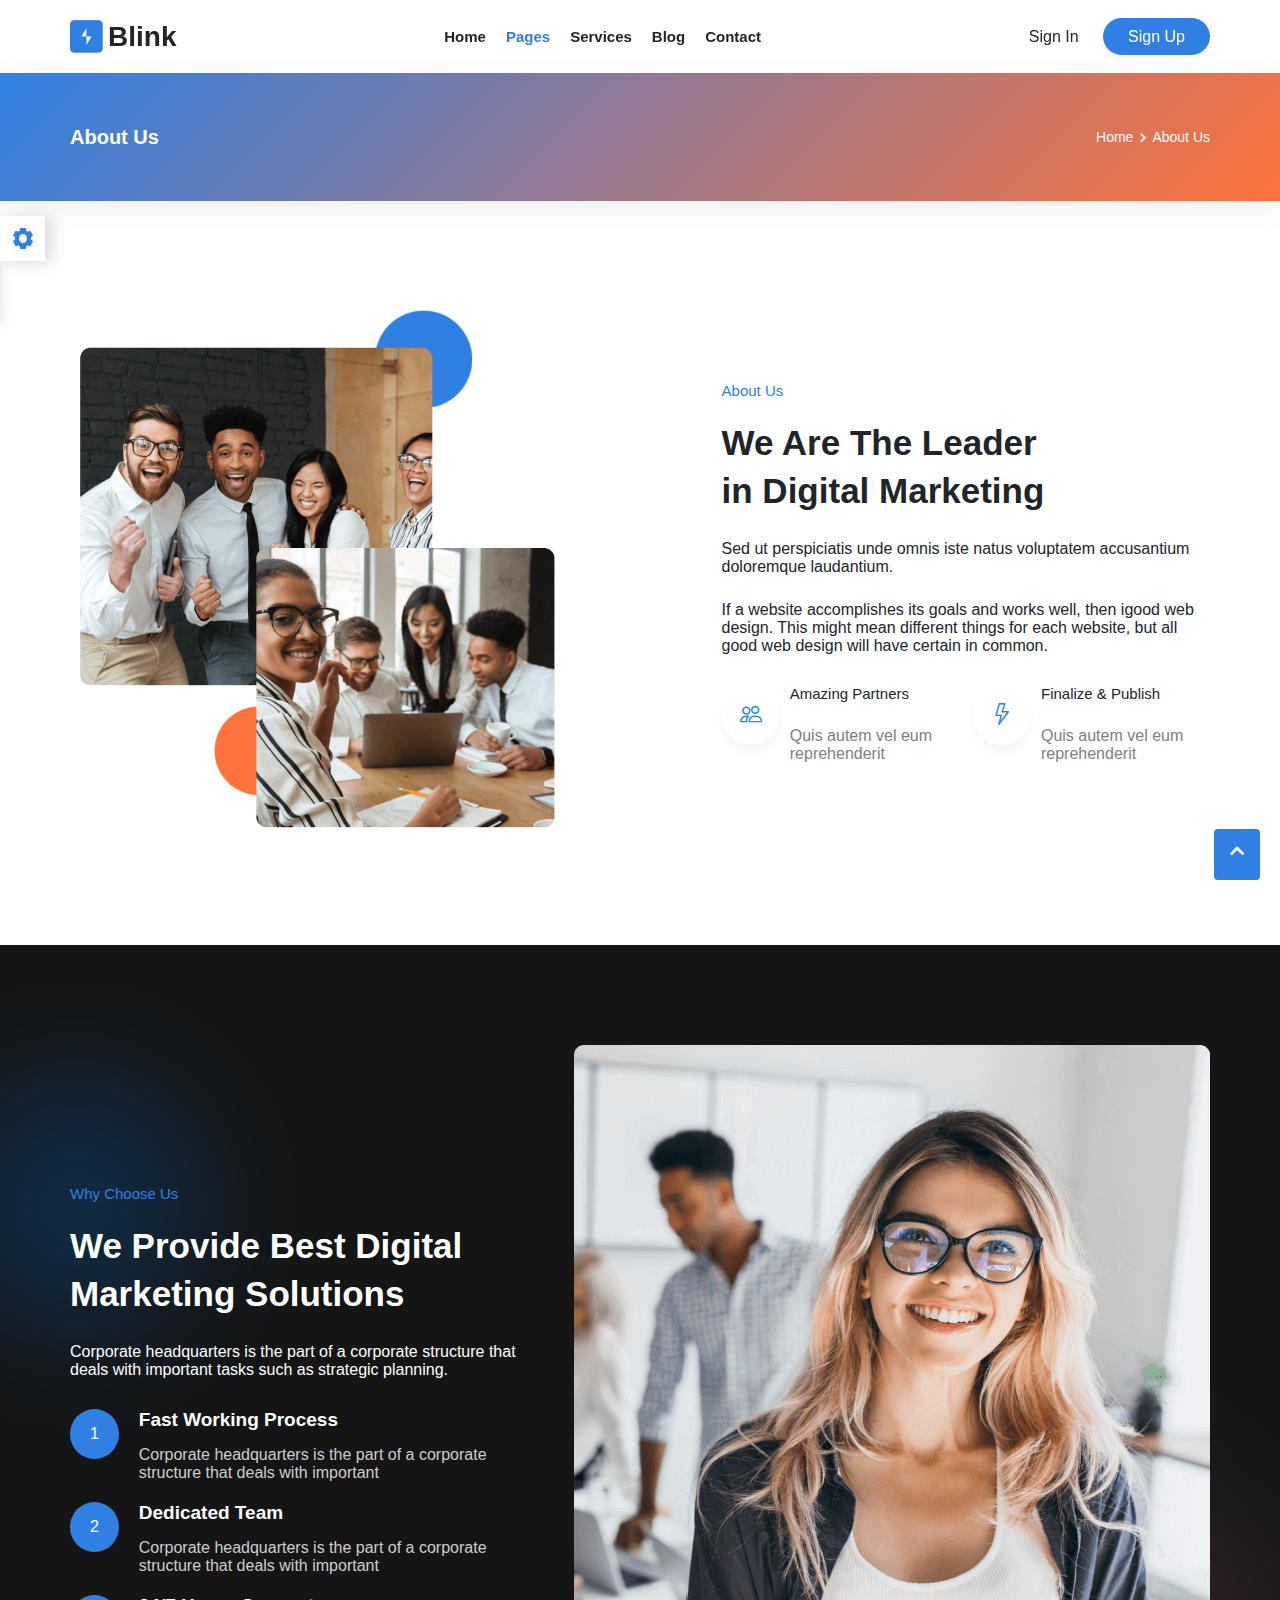
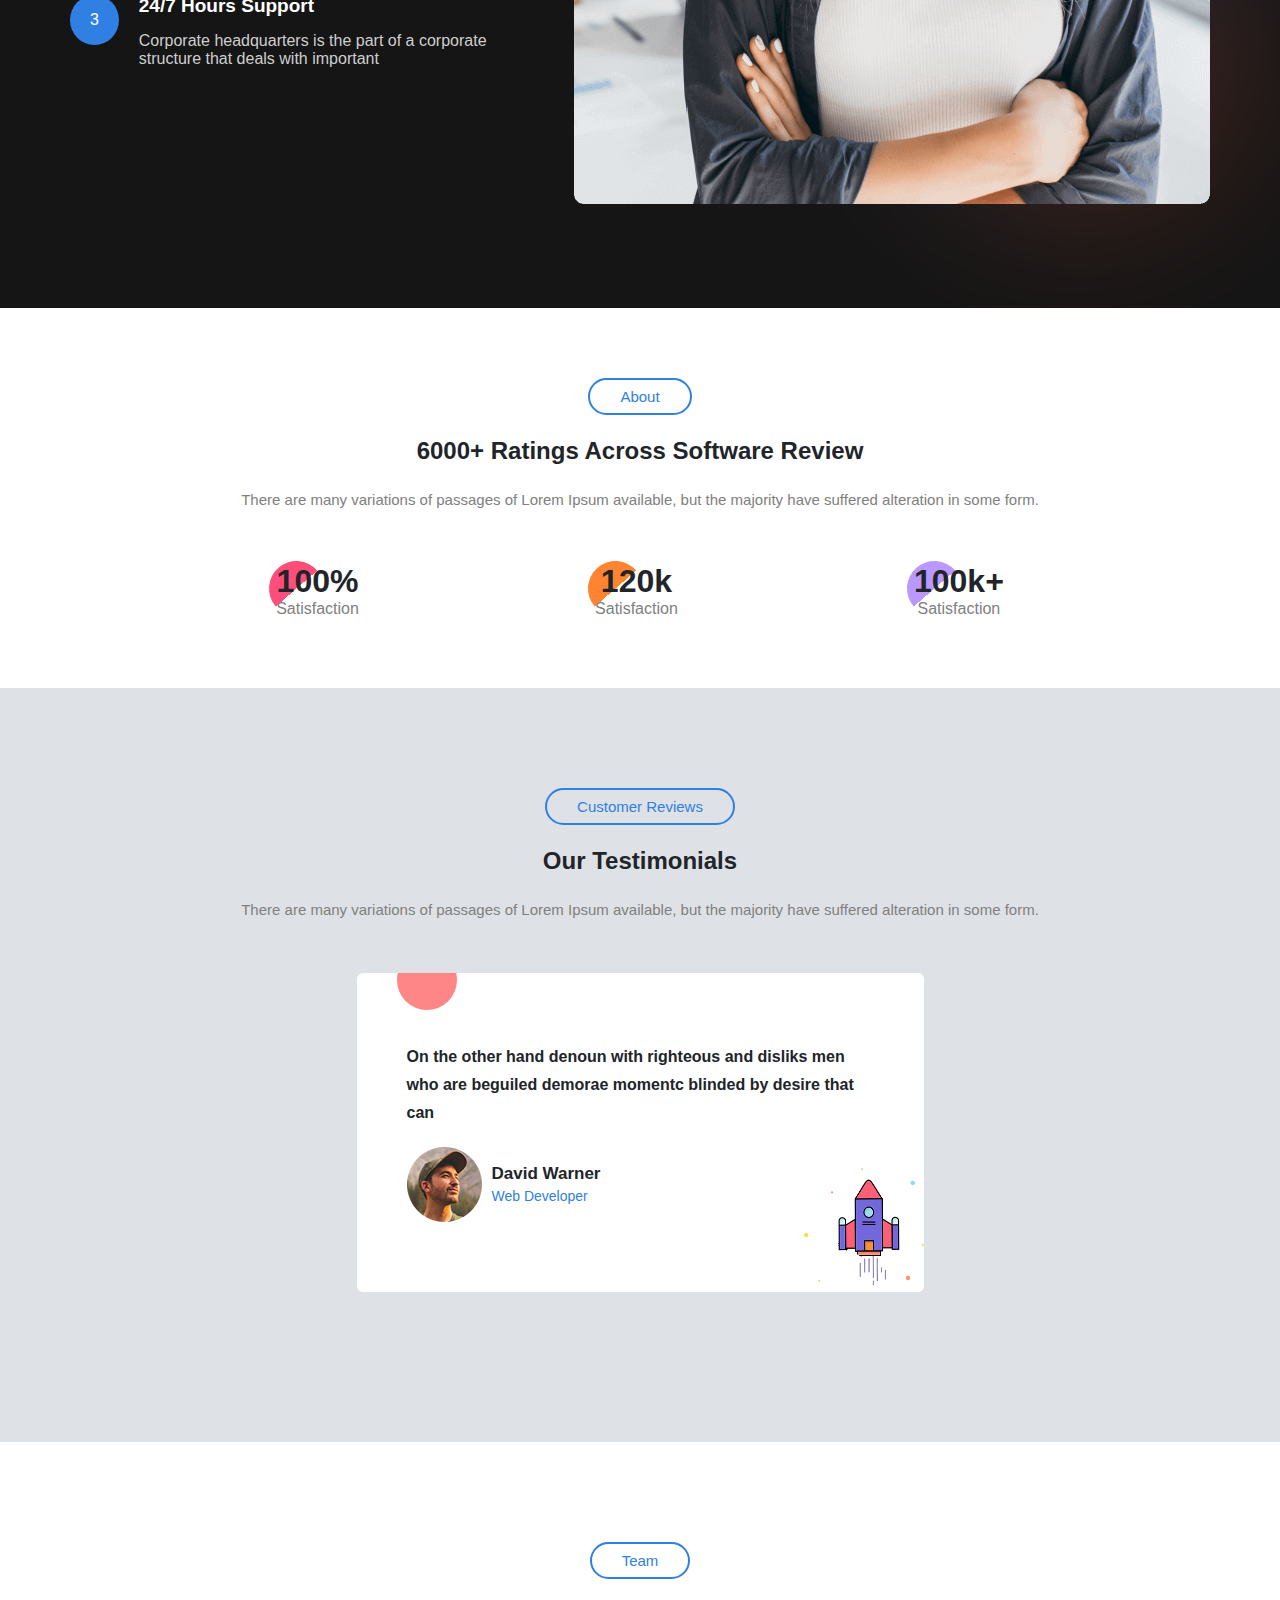
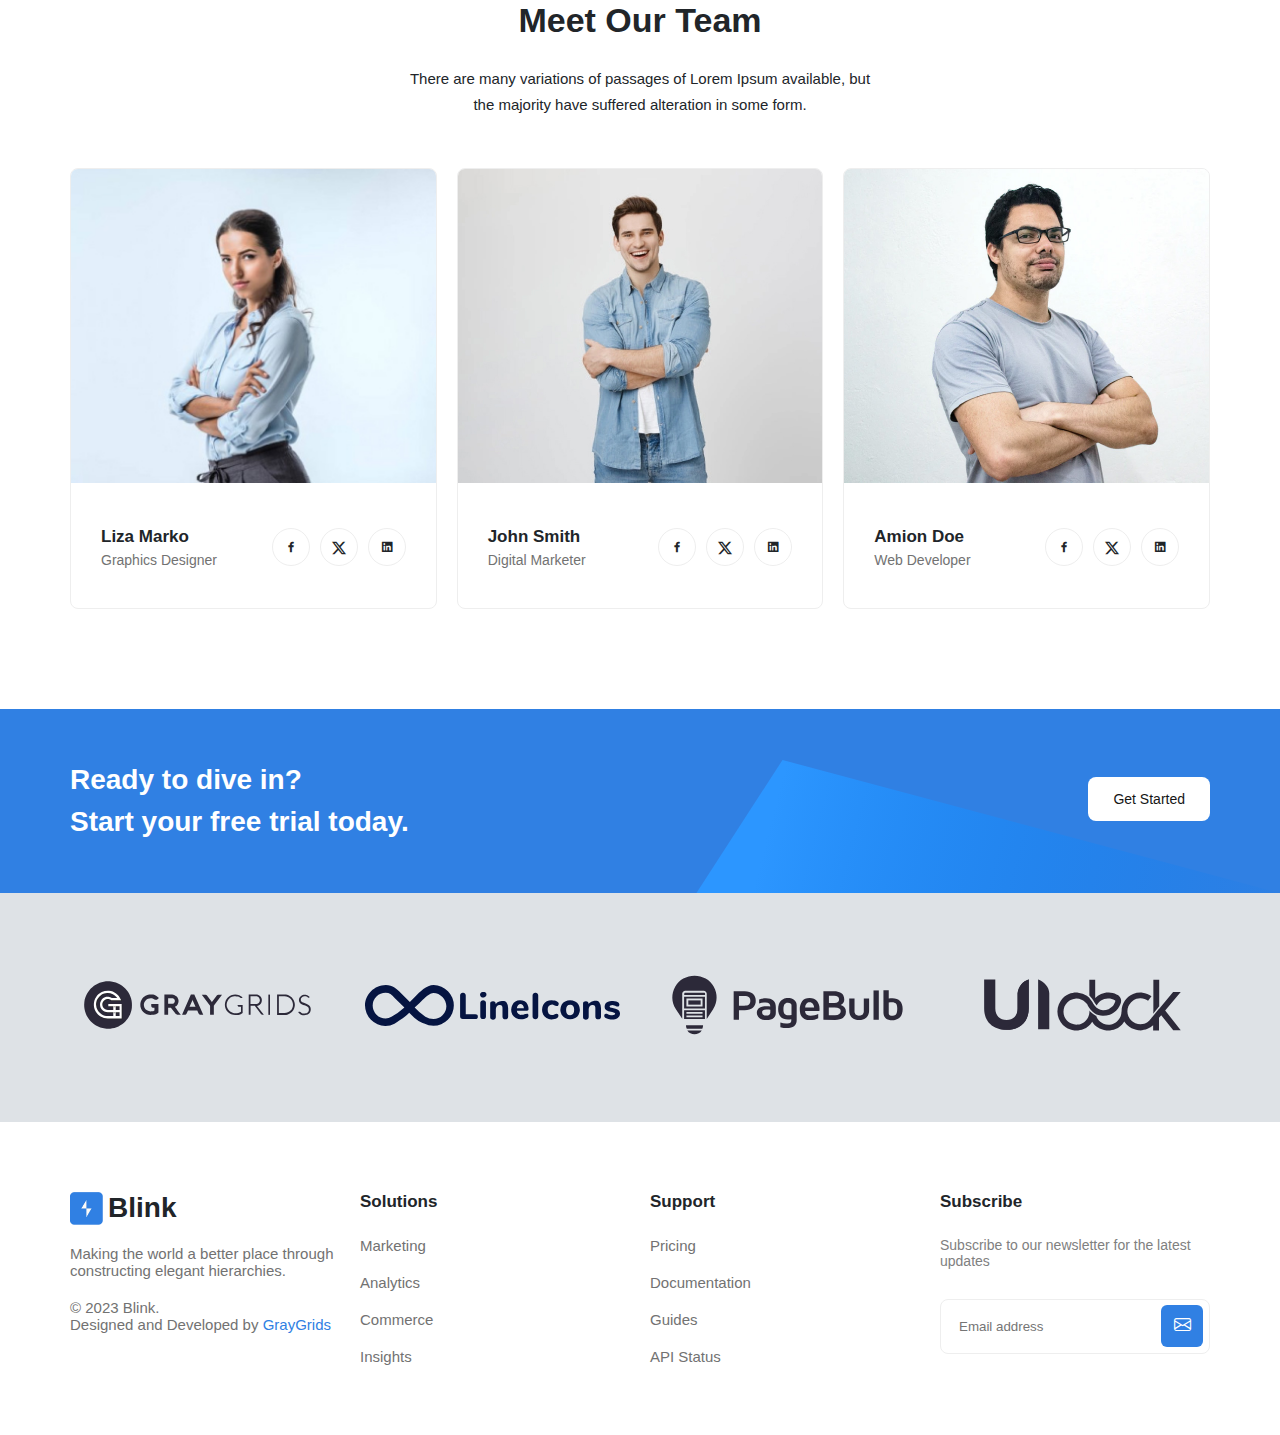
<file: about-us.html>
<!DOCTYPE html>
<html lang="en">
<head>
    <meta charset="UTF-8">
    <meta name="viewport" content="width=device-width, initial-scale=1.0">
    <link rel="icon" href="img/logo.png">
    <title>Blink - Startup & SaaS Bootstrap 5 Template.</title>
    <link rel="stylesheet" href="css/style.css">
    <link rel="stylesheet" href="css/unpkg.com_swiper@10.2.0_swiper-bundle.min.css">
    <link href='https://unpkg.com/boxicons@2.1.4/css/boxicons.min.css' rel='stylesheet'>
    <link rel="stylesheet" href="https://cdn.jsdelivr.net/npm/bootstrap-icons@1.11.1/font/bootstrap-icons.css">
</head>
<body>

    <div id="two" class="header">
        <div class="container">
            <div class="logo">
                <img src="img/logo.png" alt="">
                <h1>Blink</h1>
            </div>
            <div class="collapse">
                <button class="close">
                    <span></span>
                    <span></span>
                    <span></span>
                </button>
                <ul class="links">
                    <li>
                        <a href="#">Home</a>
                        <div class="mega-menu">
                            <ul>
                                <li><a href="index.html">Saas Homepage</a></li>
                                <li><a href="startup.html">Startup Homepage</a></li>
                            </ul>
                        </div>
                    </li>
                    <li>
                        <a class="active" href="#">Pages</a>
                        <div class="mega-menu">
                            <ul>
                                <li><a class="active" href="about-us.html">About Us</a></li>
                                <li><a href="pricing.html">Our Pricing</a></li>
                                <li><a href="services.html">Our Services</a></li>
                                <li><a href="sign-in.html">Sign In</a></li>
                                <li><a href="sign-up.html">Sign Up</a></li>
                                <li><a href="reset.html">Reset Password</a></li>
                                <li><a href="congratulations.html">Mail Success</a></li>
                                <li><a href="error.html">404 Error</a></li>
                            </ul>
                        </div>
                    </li>
                    <li><a href="services.html">Services</a></li>
                    <li>
                        <a href="#">Blog</a>
                        <div class="mega-menu">
                            <ul>
                                <li><a href="blog-grid.html">Blog Grid</a></li>
                                <li><a href="blog-single.html">Blog Single</a></li>
                            </ul>
                        </div>
                    </li>
                    <li><a href="contact.html">Contact</a></li>
                </ul>
            </div>
            <div class="button about-us">
                <a href="sign-in.html">Sign In</a>
                <a href="sign-up.html">Sign Up</a>
            </div>
        </div>
    </div>
    <div class="breadcrumbs">
        <div class="container">
            <div class="breadcrumbs-content">
                <h1>About Us</h1>
            </div>
            <div class="breadcrumb-nav">
                <a href="index.html">Home</a> <i class='bx bx-chevron-right'></i> <a href="#">About Us</a>
            </div>
        </div>
    </div>
    <div class="process">
        <div class="container">
            <div class="process-image">
                <img src="img/about-image.png" alt="">
            </div>
            <div class="process-text text">
                <h4>About Us</h4>
                <h2>We Are The Leader <br> in Digital Marketing</h2>
                <p>
                    Sed ut perspiciatis unde omnis iste natus
                    voluptatem accusantium doloremque laudantium.
                </p>
                <p>
                    If a website accomplishes its goals and works well,
                    then igood web design. This might mean
                    different things for each website, but all good web design will have certain in
                    common.
                </p>
                <div class="list ">
                    <div class="row">
                        <div class="list-icon white" >
                            <i class="bi bi-people"></i>
                        </div>
                        <div>
                        <h4>Amazing Partners</h4>
                        <p>Quis autem vel eum reprehenderit</p>
                        </div>
                    </div>
                    <div class="row">
                        <div class="list-icon white" >
                            <i class="bi bi-lightning"></i>
                        </div>  
                        <div>
                        <h4>Finalize & Publish</h4>
                        <p>Quis autem vel eum reprehenderit</p>
                        </div>
                    </div>
                </div>
            </div>
        </div>
    </div>
    <div class="about">
        <div class="shape-1">
            <img src="img/shape1.svg" alt="">
        </div>
        <div class="shape-2">
            <img src="img/shape2.svg" alt="">
        </div>
        <div class="container">
            <div class="about-text">
                <h4>Why Choose Us</h4>
                <h2>We Provide Best Digital Marketing Solutions</h2>
                <p>
                    Corporate headquarters is the part of a corporate
                    structure that
                    deals with important tasks such as strategic planning.
                </p>
                <div class="why-choose-list">
                    <div class="wow">
                        <span class="number">1</span>
                        <div class="list-content">
                            <h3>Fast Working Process</h3>
                            <p>
                                Corporate headquarters is the part of a corporate
                                structure that deals with important
                            </p>
                        </div>
                    </div>
                    <div class="wow">
                        <span class="number">2</span>
                        <div class="list-content">
                            <h3>Dedicated Team</h3>
                            <p>
                                Corporate headquarters is the part of a corporate
                                structure that deals with important
                            </p>
                        </div>
                    </div>
                    <div class="wow">
                        <span class="number">3</span>
                        <div class="list-content">
                            <h3>24/7 Hours Support</h3>
                            <p>
                                Corporate headquarters is the part of a corporate
                                structure that deals with important
                            </p>
                        </div>
                    </div>
                </div>
            </div>
            <div class="about-image">
                <img src="img/why-choose.png" alt="">
            </div>
        </div>
    </div>
    <div class="achievement">
        <div class="container">
            <div class="achievement-text">
                <h3>About</h3>
                <h2>6000+ Ratings Across Software Review</h2>
                <p>
                    There are many variations of passages of Lorem
                    Ipsum available, but the majority have suffered alteration in some form.
                </p>
            </div>
            <div class="achievement-icon">
                <div class="free">
                    <span class="one"></span>
                    <h3><span>100</span>%</h3>
                    <p>satisfaction</p>
                </div>
                <div class="free">
                    <span class="two"></span>
                    <h3><span>120</span>k</h3>
                    <p>satisfaction</p>
                </div>
                <div class="free">
                    <span class="three"></span>
                    <h3><span>100</span>k+</h3>
                    <p>satisfaction</p>
                </div>
            </div>
        </div>
    </div>
    <div class="testimonials">
        <div class="container">
            <div class="testimonials-text">
                <h3>Customer Reviews</h3>
                <h2>Our Testimonials</h2>
                <p>
                    There are many variations of passages of Lorem
                    Ipsum available, but the majority have suffered alteration in some form.
                </p>
            </div>
            <div class="testimonials-swiper">
                <div class="swiper swiper-container">
                    <!-- Additional required wrapper -->
                    <div class="swiper-wrapper">
                      <!-- Slides -->
                        <div class="swiper-slide">
                            <div class="testimonial">
                                <span></span>
                                <div class="image">
                                    <img src="img/project.png" alt=""> 
                                </div>
                                <div class="content">
                                    <div class="text">
                                        <h4>On the other hand denoun with righteous and disliks men who are beguiled demorae momentc blinded by desire that can</h4>
                                    </div>
                                    <div class="author">
                                        <img src="img/testi-2.png" alt="">
                                        <div class="name">
                                            <h4>David Warner</h4>
                                            <p>Web Developer</p>
                                        </div>
                                    </div>
                                </div>
                            </div>
                        </div>
                        <div class="swiper-slide">
                            <div class="testimonial">
                                <span></span>
                                <div class="image">
                                    <img src="img/project.png" alt=""> 
                                </div>
                                <div class="content">
                                    <div class="text">
                                        <h4>On the other hand denoun with righteous and disliks men who are beguiled demorae momentc blinded by desire that can</h4>
                                    </div>
                                    <div class="author">
                                        <img src="img/testi-1.png" alt="">
                                        <div class="name">
                                            <h4>Somalia D Silva</h4>
                                            <p>Business Manager</p>
                                        </div>
                                    </div>
                                </div>
                            </div>
                        </div>
                        <div class="swiper-slide">
                            <div class="testimonial">
                                <span></span>
                                <div class="image">
                                    <img src="img/project.png" alt=""> 
                                </div>
                                <div class="content">
                                    <div class="text">
                                        <h4>On the other hand denoun with righteous and disliks men who are beguiled demorae momentc blinded by desire that can</h4>
                                    </div>
                                    <div class="author">
                                        <img src="img/testi-3.png" alt="">
                                        <div class="name">
                                            <h4>Jems Gilario</h4>
                                            <p>Graphics Designer</p>
                                        </div>
                                    </div>
                                </div>
                            </div>
                        </div>
                        <div class="swiper-slide">
                            <div class="testimonial">
                                <span></span>
                                <div class="image">
                                    <img src="img/project.png" alt=""> 
                                </div>
                                <div class="content">
                                    <div class="text">
                                        <h4>On the other hand denoun with righteous and disliks men who are beguiled demorae momentc blinded by desire that can</h4>
                                    </div>
                                    <div class="author">
                                        <img src="img/testi-2.png" alt="">
                                        <div class="name">
                                            <h4>David Warner</h4>
                                            <p>Web Developer</p>
                                        </div>
                                    </div>
                                </div>
                            </div>
                        </div>
                        <div class="swiper-slide">
                            <div class="testimonial">
                                <span></span>
                                <div class="image">
                                    <img src="img/project.png" alt=""> 
                                </div>
                                <div class="content">
                                    <div class="text">
                                        <h4>On the other hand denoun with righteous and disliks men who are beguiled demorae momentc blinded by desire that can</h4>
                                    </div>
                                    <div class="author">
                                        <img src="img/testi-3.png" alt="">
                                        <div class="name">
                                            <h4>Jems Gilario</h4>
                                            <p>Graphics Designer</p>
                                        </div>
                                    </div>
                                </div>
                            </div>
                        </div>
                    </div>
                      
                    <div class="swiper-pagination"></div>
            </div>
        </div>
        </div>
    </div>
    <div class="team">
        <div class="container">
            <div class="section-title">
                <h3>Team</h3>
                <h2>Meet Our Team</h2>
                <p>
                    There are many variations of passages of Lorem
                    Ipsum available, but the majority have suffered alteration in some form.
                </p>
            </div>
            <div class="wow">
                <div class="single-team">
                    <div class="team-image">
                        <img src="img/team1.jpg" alt="">
                    </div>
                    <div class="content">
                        <div class="zoom-in">
                            <h4>Liza Marko</h4>
                            <span>Graphics Designer</span>
                        </div>
                        <ul class="social">
                            <li><a href="#"><i class='bx bxl-facebook'></i></a></li>
                            <li><a href="#"><i class="bi bi-twitter-x"></i></a></li>
                            <li><a href="#"><i class='bx bxl-linkedin-square' ></i></a></li>
                        </ul>
                    </div>
                </div>
                <div class="single-team">
                    <div class="team-image">
                        <img src="img/team2.jpg" alt="">
                    </div>
                    <div class="content">
                        <div class="zoom-in">
                            <h4>John Smith</h4>
                            <span>Digital Marketer</span>
                        </div>
                        <ul class="social">
                            <li><a href="#"><i class='bx bxl-facebook'></i></a></li>
                            <li><a href="#"><i class="bi bi-twitter-x"></i></a></li>
                            <li><a href="#"><i class='bx bxl-linkedin-square' ></i></a></li>
                        </ul>
                    </div>
                </div>
                <div class="single-team">
                    <div class="team-image">
                        <img src="img/team3.jpg" alt="">
                    </div>
                    <div class="content">
                        <div class="zoom-in">
                            <h4>Amion Doe</h4>
                            <span>Web Developer</span>
                        </div>
                        <ul class="social">
                            <li><a href="#"><i class='bx bxl-facebook'></i></a></li>
                            <li><a href="#"><i class="bi bi-twitter-x"></i></a></li>
                            <li><a href="#"><i class='bx bxl-linkedin-square' ></i></a></li>
                        </ul>
                    </div>
                </div>
            </div>
        </div>
    </div>
    <div class="call-action two">
            <div class="inner-content">
                <div class="container">
                    <img src="img/bg-shape.svg" alt="">
                    <div class="call-text">
                        <div class="call">
                            <h2>Ready to dive in?  <br> Start your free trial today.</h2>
                        </div>
                        <div class="call">
                            <div class="button">
                                <a href="#">Get started</a>
                            </div>
                        </div>
                    </div>
                </div>  
            </div>
    </div>
    <div class="client-logo">
        <div class="container">
            <div class="single-logo">
                <img src="img/graygrids-logo (2).svg" alt="">
            </div>
            <div class="single-logo">
                <img src="img/lineicons-logo (2).svg" alt="">
            </div>
            <div class="single-logo">
                <img src="img/pagebulb-logo (2).svg" alt="">
            </div>
            <div class="single-logo">
                <img src="img/uideck-logo (2).svg" alt="">
            </div>
        </div>
    </div>
    <div class="footer">
        <div class="container">
            <div class="footer-card">
                <div class="logo">
                    <img src="img/logo.png" alt="">
                    <h1>Blink</h1>
                </div>
                <p>Making the world a better place through constructing elegant hierarchies.</p>
                <div class="copyright-text">
                    <p>© 2023 Blink.</p>
                    <span>Designed and Developed by <a href="#">GrayGrids</a></span>
                </div>
            </div>
            <div class="footer-card">
                <h3>Solutions</h3>
                <p>Marketing</p>
                <p>Analytics</p>
                <p>Commerce</p>
                <p>Insights</p>
            </div>
            <div class="footer-card">
                <h3>Support</h3>
                <p>Pricing</p>
                <p>Documentation</p>
                <p>Guides</p>
                <p>API Status</p>
            </div>
            <div class="footer-card">
                <h3>Subscribe</h3>
                <h4>Subscribe to our newsletter for the latest updates</h4>
                <form action="#">
                    <input name="EMAIL" placeholder="Email address" required="required" type="email">
                    <div class="button">
                        <i class="bi bi-envelope"></i>
                    </div>
                </form>
            </div>
        </div>
    </div>
    <button class="up time"><i class='bx bx-chevron-up'></i></button>
    

    <!-- <i class="bi bi-hand-index"></i>
    <i class="bi bi-heart"></i>
    <i class="bi bi-android2"></i>
    <i class="bi bi-gear"></i>
    <i class="bi bi-layout-text-sidebar-reverse"></i>
    <i class="bi bi-lightning-charge"></i>
    <i class="bi bi-arrow-right"></i>
    <i class="bi bi-currency-dollar"></i>
    <i class="bi bi-envelope"></i>
    <i class='bx bx-sun'></i>
    <i class='bx bx-moon' ></i> 
    <i class="bi bi-list"></i> -->

    <div class="dark-mode">
        <div class="dark-mode-icon">
            <i class="bx bxs-cog"></i>
        </div>
        <div class="main-dark-mode">
            <h3>Dark Mode</h3>
            <ul class="main-color">
                <li>
                    <label class="theme-switch">
                        <input type="checkbox" onclick="darkModeFunction()" class="theme-switch__checkbox">
                        <div class="theme-switch__container">
                          <div class="theme-switch__clouds"></div>
                          <div class="theme-switch__stars-container">
                            <svg xmlns="http://www.w3.org/2000/svg" viewBox="0 0 144 55" fill="none">
                              <path fill-rule="evenodd" clip-rule="evenodd" d="M135.831 3.00688C135.055 3.85027 134.111 4.29946 133 4.35447C134.111 4.40947 135.055 4.85867 135.831 5.71123C136.607 6.55462 136.996 7.56303 136.996 8.72727C136.996 7.95722 137.172 7.25134 137.525 6.59129C137.886 5.93124 138.372 5.39954 138.98 5.00535C139.598 4.60199 140.268 4.39114 141 4.35447C139.88 4.2903 138.936 3.85027 138.16 3.00688C137.384 2.16348 136.996 1.16425 136.996 0C136.996 1.16425 136.607 2.16348 135.831 3.00688ZM31 23.3545C32.1114 23.2995 33.0551 22.8503 33.8313 22.0069C34.6075 21.1635 34.9956 20.1642 34.9956 19C34.9956 20.1642 35.3837 21.1635 36.1599 22.0069C36.9361 22.8503 37.8798 23.2903 39 23.3545C38.2679 23.3911 37.5976 23.602 36.9802 24.0053C36.3716 24.3995 35.8864 24.9312 35.5248 25.5913C35.172 26.2513 34.9956 26.9572 34.9956 27.7273C34.9956 26.563 34.6075 25.5546 33.8313 24.7112C33.0551 23.8587 32.1114 23.4095 31 23.3545ZM0 36.3545C1.11136 36.2995 2.05513 35.8503 2.83131 35.0069C3.6075 34.1635 3.99559 33.1642 3.99559 32C3.99559 33.1642 4.38368 34.1635 5.15987 35.0069C5.93605 35.8503 6.87982 36.2903 8 36.3545C7.26792 36.3911 6.59757 36.602 5.98015 37.0053C5.37155 37.3995 4.88644 37.9312 4.52481 38.5913C4.172 39.2513 3.99559 39.9572 3.99559 40.7273C3.99559 39.563 3.6075 38.5546 2.83131 37.7112C2.05513 36.8587 1.11136 36.4095 0 36.3545ZM56.8313 24.0069C56.0551 24.8503 55.1114 25.2995 54 25.3545C55.1114 25.4095 56.0551 25.8587 56.8313 26.7112C57.6075 27.5546 57.9956 28.563 57.9956 29.7273C57.9956 28.9572 58.172 28.2513 58.5248 27.5913C58.8864 26.9312 59.3716 26.3995 59.9802 26.0053C60.5976 25.602 61.2679 25.3911 62 25.3545C60.8798 25.2903 59.9361 24.8503 59.1599 24.0069C58.3837 23.1635 57.9956 22.1642 57.9956 21C57.9956 22.1642 57.6075 23.1635 56.8313 24.0069ZM81 25.3545C82.1114 25.2995 83.0551 24.8503 83.8313 24.0069C84.6075 23.1635 84.9956 22.1642 84.9956 21C84.9956 22.1642 85.3837 23.1635 86.1599 24.0069C86.9361 24.8503 87.8798 25.2903 89 25.3545C88.2679 25.3911 87.5976 25.602 86.9802 26.0053C86.3716 26.3995 85.8864 26.9312 85.5248 27.5913C85.172 28.2513 84.9956 28.9572 84.9956 29.7273C84.9956 28.563 84.6075 27.5546 83.8313 26.7112C83.0551 25.8587 82.1114 25.4095 81 25.3545ZM136 36.3545C137.111 36.2995 138.055 35.8503 138.831 35.0069C139.607 34.1635 139.996 33.1642 139.996 32C139.996 33.1642 140.384 34.1635 141.16 35.0069C141.936 35.8503 142.88 36.2903 144 36.3545C143.268 36.3911 142.598 36.602 141.98 37.0053C141.372 37.3995 140.886 37.9312 140.525 38.5913C140.172 39.2513 139.996 39.9572 139.996 40.7273C139.996 39.563 139.607 38.5546 138.831 37.7112C138.055 36.8587 137.111 36.4095 136 36.3545ZM101.831 49.0069C101.055 49.8503 100.111 50.2995 99 50.3545C100.111 50.4095 101.055 50.8587 101.831 51.7112C102.607 52.5546 102.996 53.563 102.996 54.7273C102.996 53.9572 103.172 53.2513 103.525 52.5913C103.886 51.9312 104.372 51.3995 104.98 51.0053C105.598 50.602 106.268 50.3911 107 50.3545C105.88 50.2903 104.936 49.8503 104.16 49.0069C103.384 48.1635 102.996 47.1642 102.996 46C102.996 47.1642 102.607 48.1635 101.831 49.0069Z" fill="currentColor"></path>
                            </svg>
                          </div>
                          <div class="theme-switch__circle-container">
                            <div class="theme-switch__sun-moon-container">
                              <div class="theme-switch__moon">
                                <div class="theme-switch__spot"></div>
                                <div class="theme-switch__spot"></div>
                                <div class="theme-switch__spot"></div>
                              </div>
                            </div>
                          </div>
                        </div>
                      </label>
                </li>
            </ul>

        </div>
    </div>

    <script src="js/main.js"></script>
    <script src="js/unpkg.com_swiper@10.2.0_swiper-bundle.min.js"></script>
</body>
</html>
</file>
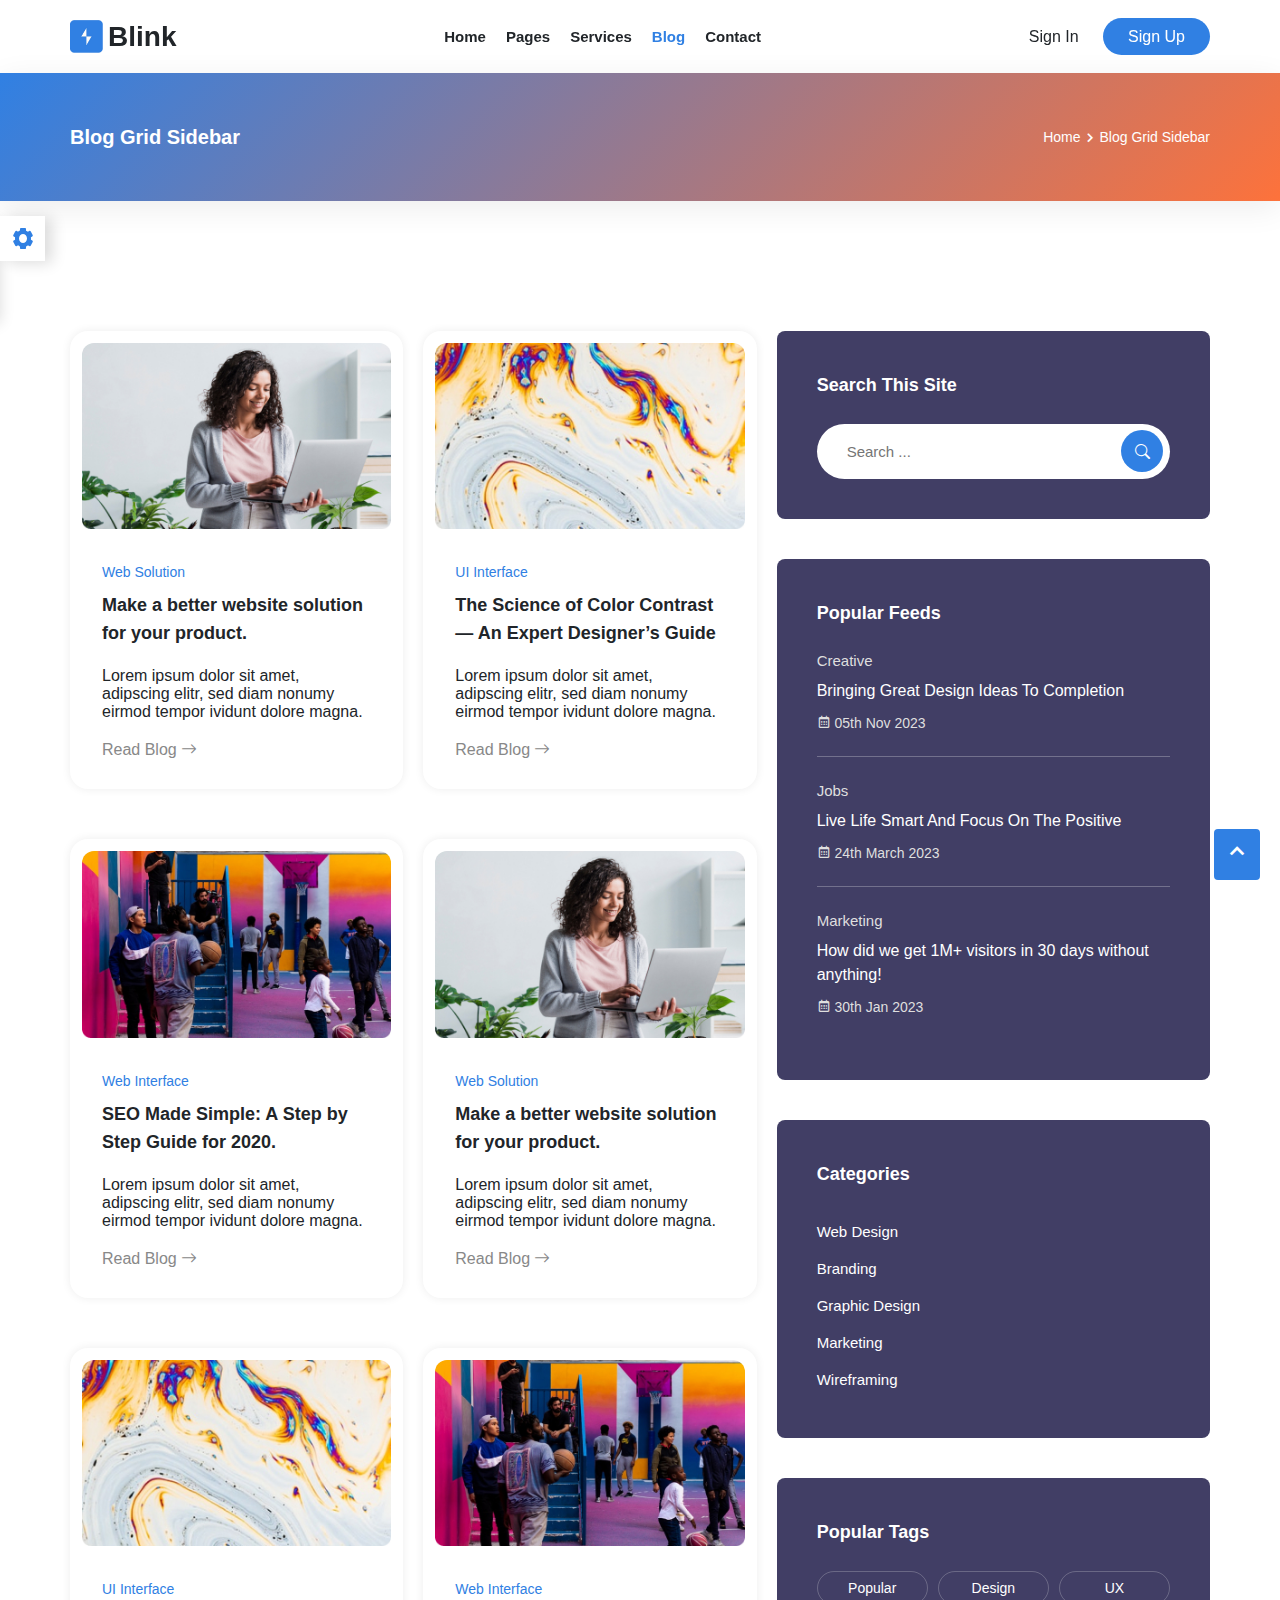
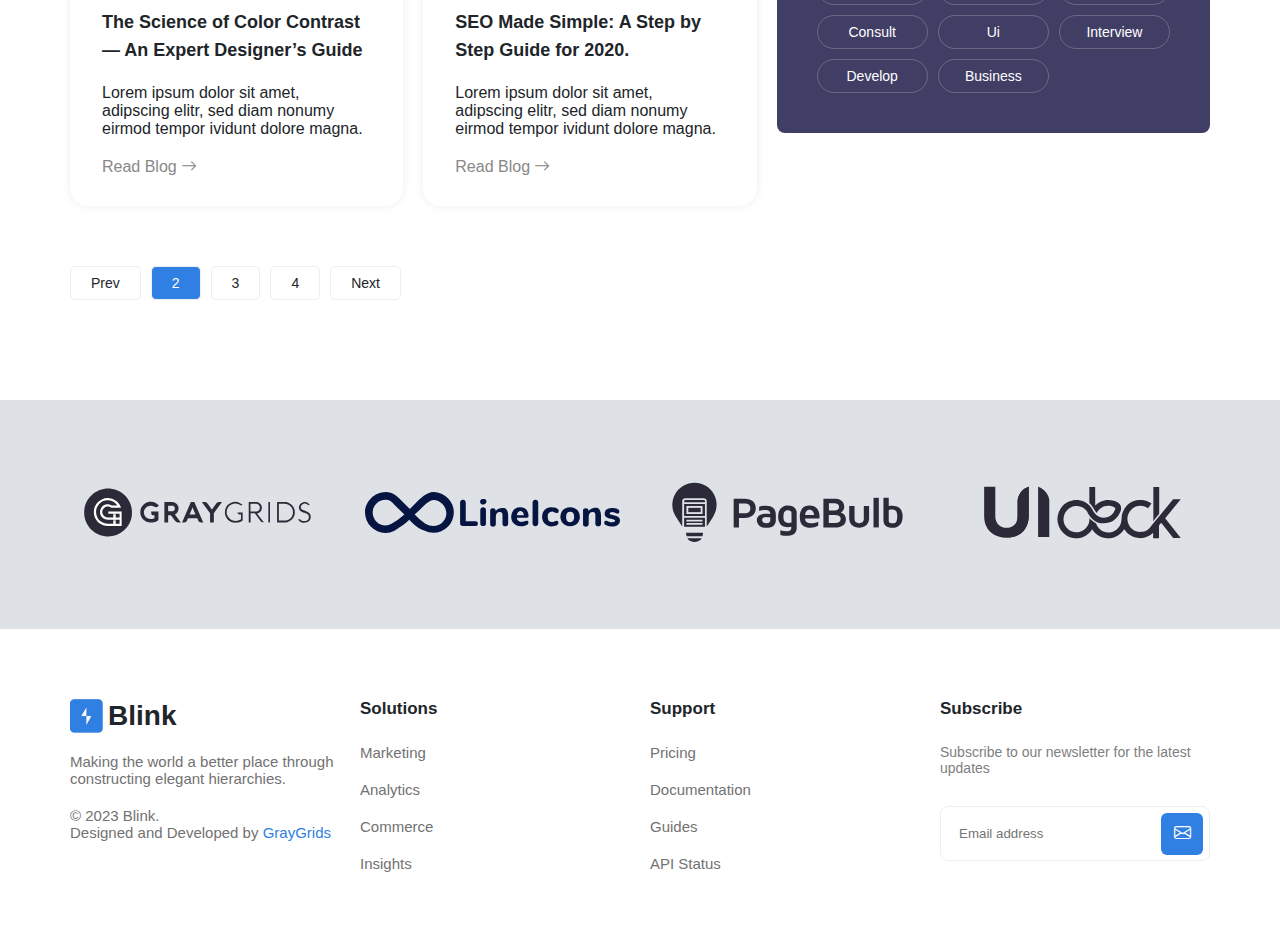
<file: blog-grid.html>
<!DOCTYPE html>
<html lang="en">
<head>
    <meta charset="UTF-8">
    <meta name="viewport" content="width=device-width, initial-scale=1.0">
    <link rel="icon" href="img/logo.png">
    <title>Blink - Startup & SaaS Bootstrap 5 Template.</title>
    <link rel="stylesheet" href="css/style.css">
    <link rel="stylesheet" href="css/unpkg.com_swiper@10.2.0_swiper-bundle.min.css">
    <link href='https://unpkg.com/boxicons@2.1.4/css/boxicons.min.css' rel='stylesheet'>
    <link rel="stylesheet" href="https://cdn.jsdelivr.net/npm/bootstrap-icons@1.11.1/font/bootstrap-icons.css">
</head>
<body>

    <div id="two" class="header">
        <div class="container">
            <div class="logo">
                <img src="img/logo.png" alt="">
                <h1>Blink</h1>
            </div>
            <div class="collapse">
                <button class="close">
                    <span></span>
                    <span></span>
                    <span></span>
                </button>
                <ul class="links">
                    <li>
                        <a href="#">Home</a>
                        <div class="mega-menu">
                            <ul>
                                <li><a href="index.html">Saas Homepage</a></li>
                                <li><a href="startup.html">Startup Homepage</a></li>
                            </ul>
                        </div>
                    </li>
                    <li>
                        <a href="#">Pages</a>
                        <div class="mega-menu">
                            <ul>
                                <li><a href="about-us.html">About Us</a></li>
                                <li><a href="pricing.html">Our Pricing</a></li>
                                <li><a href="services.html">Our Services</a></li>
                                <li><a href="sign-in.html">Sign In</a></li>
                                <li><a href="sign-up.html">Sign Up</a></li>
                                <li><a href="reset.html">Reset Password</a></li>
                                <li><a href="congratulations.html">Mail Success</a></li>
                                <li><a href="error.html">404 Error</a></li>
                            </ul>
                        </div>
                    </li>
                    <li><a href="services.html">Services</a></li>
                    <li>
                        <a class="active" href="#">Blog</a>
                        <div class="mega-menu">
                            <ul>
                                <li><a class="active" href="blog-grid.html">Blog Grid</a></li>
                                <li><a href="blog-single.html">Blog Single</a></li>
                            </ul>
                        </div>
                    </li>
                    <li><a href="contact.html">Contact</a></li>
                </ul>
            </div>
            <div class="button about-us">
                <a href="sign-in.html">Sign In</a>
                <a href="sign-up.html">Sign Up</a>
            </div>
        </div>
    </div>
    <div class="breadcrumbs">
        <div class="container">
            <div class="breadcrumbs-content">
                <h1>Blog Grid Sidebar</h1>
            </div>
            <div class="breadcrumb-nav">
                <a href="index.html">Home</a> <i class='bx bx-chevron-right'></i> <a href="#">Blog Grid Sidebar</a>
            </div>
        </div>
    </div>
    <div class="blog-grid-page">
        <div class="container">
            <div class="blog-content">
                <div class="blog-card">
                    <div class="single-blog-grid">
                        <div class="blog-img">
                            <img src="img/blog-1.jpg" alt="">
                        </div>
                        <div class="blog-content">
                            <span>Web Solution</span>
                            <h4>Make a better website solution for your product.</h4>
                            <p>Lorem ipsum dolor sit amet, adipscing elitr, sed diam nonumy eirmod tempor ividunt dolore magna.</p>
                            <a href="blog-single.html">Read Blog <i class="bi bi-arrow-right"></i></a>
                        </div>
                    </div>
                    <div class="single-blog-grid">
                        <div class="blog-img">
                            <img src="img/blog-2.jpg" alt="">
                        </div>
                        <div class="blog-content">
                            <span>UI Interface</span>
                            <h4>The Science of Color Contrast — An Expert Designer’s Guide</h4>
                            <p>Lorem ipsum dolor sit amet, adipscing elitr, sed diam nonumy eirmod tempor ividunt dolore magna.</p>
                            <a href="blog-single.html">Read Blog <i class="bi bi-arrow-right"></i></a>
                        </div>
                    </div>
                    <div class="single-blog-grid">
                        <div class="blog-img">
                            <img src="img/blog-3.jpg" alt="">
                        </div>
                        <div class="blog-content">
                            <span>Web Interface</span>
                            <h4>SEO Made Simple: A Step by Step Guide for 2020.</h4>
                            <p>Lorem ipsum dolor sit amet, adipscing elitr, sed diam nonumy eirmod tempor ividunt dolore magna.</p>
                            <a href="blog-single.html">Read Blog <i class="bi bi-arrow-right"></i></a>
                        </div>
                    </div>
                    <div class="single-blog-grid">
                        <div class="blog-img">
                            <img src="img/blog-1.jpg" alt="">
                        </div>
                        <div class="blog-content">
                            <span>Web Solution</span>
                            <h4>Make a better website solution for your product.</h4>
                            <p>Lorem ipsum dolor sit amet, adipscing elitr, sed diam nonumy eirmod tempor ividunt dolore magna.</p>
                            <a href="blog-single.html">Read Blog <i class="bi bi-arrow-right"></i></a>
                        </div>
                    </div>
                    <div class="single-blog-grid">
                        <div class="blog-img">
                            <img src="img/blog-2.jpg" alt="">
                        </div>
                        <div class="blog-content">
                            <span>UI Interface</span>
                            <h4>The Science of Color Contrast — An Expert Designer’s Guide</h4>
                            <p>Lorem ipsum dolor sit amet, adipscing elitr, sed diam nonumy eirmod tempor ividunt dolore magna.</p>
                            <a href="blog-single.html">Read Blog <i class="bi bi-arrow-right"></i></a>
                        </div>
                    </div>
                    <div class="single-blog-grid">
                        <div class="blog-img">
                            <img src="img/blog-3.jpg" alt="">
                        </div>
                        <div class="blog-content">
                            <span>Web Interface</span>
                            <h4>SEO Made Simple: A Step by Step Guide for 2020.</h4>
                            <p>Lorem ipsum dolor sit amet, adipscing elitr, sed diam nonumy eirmod tempor ividunt dolore magna.</p>
                            <a href="blog-single.html">Read Blog <i class="bi bi-arrow-right"></i></a>
                        </div>
                    </div>
                </div>
                <div class="pagination-list">
                    <p>Prev</p>
                    <p class="active">2</p>
                    <p>3</p>
                    <p>4</p>
                    <p>Next</p>
                </div>
            </div>
            <div class="sidebar">
                <div class="widget">
                    <h5 class="widget-title">Search This Site</h5>
                    <div class="from">
                        <input type="text" placeholder="Search ...">
                        <i class="bi bi-search"></i>
                    </div>
                </div>
                <div class="widget">
                    <h5 class="widget-title">Popular Feeds</h5>
                    <div class="popular-feed-loop">
                        <div class="single-popular-feed">
                            <a href="" class="cetagory">Creative</a>
                            <h6>Bringing Great Design Ideas To Completion</h6>
                            <span><i class="bx bx-calendar"></i>  05th Nov 2023</span>
                        </div>
                        <div class="single-popular-feed">
                            <a href="#" class="cetagory">Jobs</a>
                            <h6>Live Life Smart And Focus On The Positive</h6>
                            <span><i class="bx bx-calendar"></i>  24th March 2023</span>
                        </div>
                        <div class="single-popular-feed">
                            <a href="#" class="cetagory">Marketing</a>
                            <h6>How did we get 1M+ visitors in 30 days without anything!</h6>
                            <span><i class="bx bx-calendar"></i> 30th Jan 2023</span>
                        </div>
                    </div>
                </div>
                <div class="widget">
                    <h5 class="widget-title">Categories</h5>
                    <div class="custom">
                        <p>Web Design</p>
                        <p>Branding</p>
                        <p>Graphic Design</p>
                        <p>Marketing</p>
                        <p>Wireframing</p>
                    </div>
                </div>
                <div class="widget">
                    <h5 class="widget-title">Popular Tags</h5>
                    <div class="tags">
                        <span>Popular</span>
                        <span>Design</span>
                        <span>UX</span>
                        <span>Consult</span>
                        <span>Ui</span>
                        <span>Interview</span>
                        <span>Develop</span>
                        <span>Business</span>
                    </div>
                </div>
            </div>
        </div>
    </div>
    <div class="client-logo">
        <div class="container">
            <div class="single-logo">
                <img src="img/graygrids-logo (2).svg" alt="">
            </div>
            <div class="single-logo">
                <img src="img/lineicons-logo (2).svg" alt="">
            </div>
            <div class="single-logo">
                <img src="img/pagebulb-logo (2).svg" alt="">
            </div>
            <div class="single-logo">
                <img src="img/uideck-logo (2).svg" alt="">
            </div>
        </div>
    </div>
    <div class="footer">
        <div class="container">
            <div class="footer-card">
                <div class="logo">
                    <img src="img/logo.png" alt="">
                    <h1>Blink</h1>
                </div>
                <p>Making the world a better place through constructing elegant hierarchies.</p>
                <div class="copyright-text">
                    <p>© 2023 Blink.</p>
                    <span>Designed and Developed by <a href="#">GrayGrids</a></span>
                </div>
            </div>
            <div class="footer-card">
                <h3>Solutions</h3>
                <p>Marketing</p>
                <p>Analytics</p>
                <p>Commerce</p>
                <p>Insights</p>
            </div>
            <div class="footer-card">
                <h3>Support</h3>
                <p>Pricing</p>
                <p>Documentation</p>
                <p>Guides</p>
                <p>API Status</p>
            </div>
            <div class="footer-card">
                <h3>Subscribe</h3>
                <h4>Subscribe to our newsletter for the latest updates</h4>
                <form action="#">
                    <input name="EMAIL" placeholder="Email address" required="required" type="email">
                    <div class="button">
                        <i class="bi bi-envelope"></i>
                    </div>
                </form>
            </div>
        </div>
    </div>
    <button class="up time"><i class='bx bx-chevron-up'></i></button>
    

    <!-- <i class="bi bi-hand-index"></i>
    <i class="bi bi-heart"></i>
    <i class="bi bi-android2"></i>
    <i class="bi bi-gear"></i>
    <i class="bi bi-layout-text-sidebar-reverse"></i>
    <i class="bi bi-lightning-charge"></i>
    <i class="bi bi-arrow-right"></i>
    <i class="bi bi-currency-dollar"></i>
    <i class="bi bi-envelope"></i>
    <i class='bx bx-sun'></i>
    <i class='bx bx-moon' ></i> 
    <i class="bi bi-list"></i> 
    <i class="bi bi-check2-circle"></i> -->

    <div class="dark-mode">
        <div class="dark-mode-icon">
            <i class="bx bxs-cog"></i>
        </div>
        <div class="main-dark-mode">
            <h3>Dark Mode</h3>
            <ul class="main-color">
                <li>
                    <label class="theme-switch">
                        <input type="checkbox" onclick="darkModeFunction()" class="theme-switch__checkbox">
                        <div class="theme-switch__container">
                          <div class="theme-switch__clouds"></div>
                          <div class="theme-switch__stars-container">
                            <svg xmlns="http://www.w3.org/2000/svg" viewBox="0 0 144 55" fill="none">
                              <path fill-rule="evenodd" clip-rule="evenodd" d="M135.831 3.00688C135.055 3.85027 134.111 4.29946 133 4.35447C134.111 4.40947 135.055 4.85867 135.831 5.71123C136.607 6.55462 136.996 7.56303 136.996 8.72727C136.996 7.95722 137.172 7.25134 137.525 6.59129C137.886 5.93124 138.372 5.39954 138.98 5.00535C139.598 4.60199 140.268 4.39114 141 4.35447C139.88 4.2903 138.936 3.85027 138.16 3.00688C137.384 2.16348 136.996 1.16425 136.996 0C136.996 1.16425 136.607 2.16348 135.831 3.00688ZM31 23.3545C32.1114 23.2995 33.0551 22.8503 33.8313 22.0069C34.6075 21.1635 34.9956 20.1642 34.9956 19C34.9956 20.1642 35.3837 21.1635 36.1599 22.0069C36.9361 22.8503 37.8798 23.2903 39 23.3545C38.2679 23.3911 37.5976 23.602 36.9802 24.0053C36.3716 24.3995 35.8864 24.9312 35.5248 25.5913C35.172 26.2513 34.9956 26.9572 34.9956 27.7273C34.9956 26.563 34.6075 25.5546 33.8313 24.7112C33.0551 23.8587 32.1114 23.4095 31 23.3545ZM0 36.3545C1.11136 36.2995 2.05513 35.8503 2.83131 35.0069C3.6075 34.1635 3.99559 33.1642 3.99559 32C3.99559 33.1642 4.38368 34.1635 5.15987 35.0069C5.93605 35.8503 6.87982 36.2903 8 36.3545C7.26792 36.3911 6.59757 36.602 5.98015 37.0053C5.37155 37.3995 4.88644 37.9312 4.52481 38.5913C4.172 39.2513 3.99559 39.9572 3.99559 40.7273C3.99559 39.563 3.6075 38.5546 2.83131 37.7112C2.05513 36.8587 1.11136 36.4095 0 36.3545ZM56.8313 24.0069C56.0551 24.8503 55.1114 25.2995 54 25.3545C55.1114 25.4095 56.0551 25.8587 56.8313 26.7112C57.6075 27.5546 57.9956 28.563 57.9956 29.7273C57.9956 28.9572 58.172 28.2513 58.5248 27.5913C58.8864 26.9312 59.3716 26.3995 59.9802 26.0053C60.5976 25.602 61.2679 25.3911 62 25.3545C60.8798 25.2903 59.9361 24.8503 59.1599 24.0069C58.3837 23.1635 57.9956 22.1642 57.9956 21C57.9956 22.1642 57.6075 23.1635 56.8313 24.0069ZM81 25.3545C82.1114 25.2995 83.0551 24.8503 83.8313 24.0069C84.6075 23.1635 84.9956 22.1642 84.9956 21C84.9956 22.1642 85.3837 23.1635 86.1599 24.0069C86.9361 24.8503 87.8798 25.2903 89 25.3545C88.2679 25.3911 87.5976 25.602 86.9802 26.0053C86.3716 26.3995 85.8864 26.9312 85.5248 27.5913C85.172 28.2513 84.9956 28.9572 84.9956 29.7273C84.9956 28.563 84.6075 27.5546 83.8313 26.7112C83.0551 25.8587 82.1114 25.4095 81 25.3545ZM136 36.3545C137.111 36.2995 138.055 35.8503 138.831 35.0069C139.607 34.1635 139.996 33.1642 139.996 32C139.996 33.1642 140.384 34.1635 141.16 35.0069C141.936 35.8503 142.88 36.2903 144 36.3545C143.268 36.3911 142.598 36.602 141.98 37.0053C141.372 37.3995 140.886 37.9312 140.525 38.5913C140.172 39.2513 139.996 39.9572 139.996 40.7273C139.996 39.563 139.607 38.5546 138.831 37.7112C138.055 36.8587 137.111 36.4095 136 36.3545ZM101.831 49.0069C101.055 49.8503 100.111 50.2995 99 50.3545C100.111 50.4095 101.055 50.8587 101.831 51.7112C102.607 52.5546 102.996 53.563 102.996 54.7273C102.996 53.9572 103.172 53.2513 103.525 52.5913C103.886 51.9312 104.372 51.3995 104.98 51.0053C105.598 50.602 106.268 50.3911 107 50.3545C105.88 50.2903 104.936 49.8503 104.16 49.0069C103.384 48.1635 102.996 47.1642 102.996 46C102.996 47.1642 102.607 48.1635 101.831 49.0069Z" fill="currentColor"></path>
                            </svg>
                          </div>
                          <div class="theme-switch__circle-container">
                            <div class="theme-switch__sun-moon-container">
                              <div class="theme-switch__moon">
                                <div class="theme-switch__spot"></div>
                                <div class="theme-switch__spot"></div>
                                <div class="theme-switch__spot"></div>
                              </div>
                            </div>
                          </div>
                        </div>
                      </label>
                </li>
            </ul>

        </div>
    </div>

    <script src="js/main.js"></script>
    <script src="js/unpkg.com_swiper@10.2.0_swiper-bundle.min.js"></script>
</body>
</html>
</file>
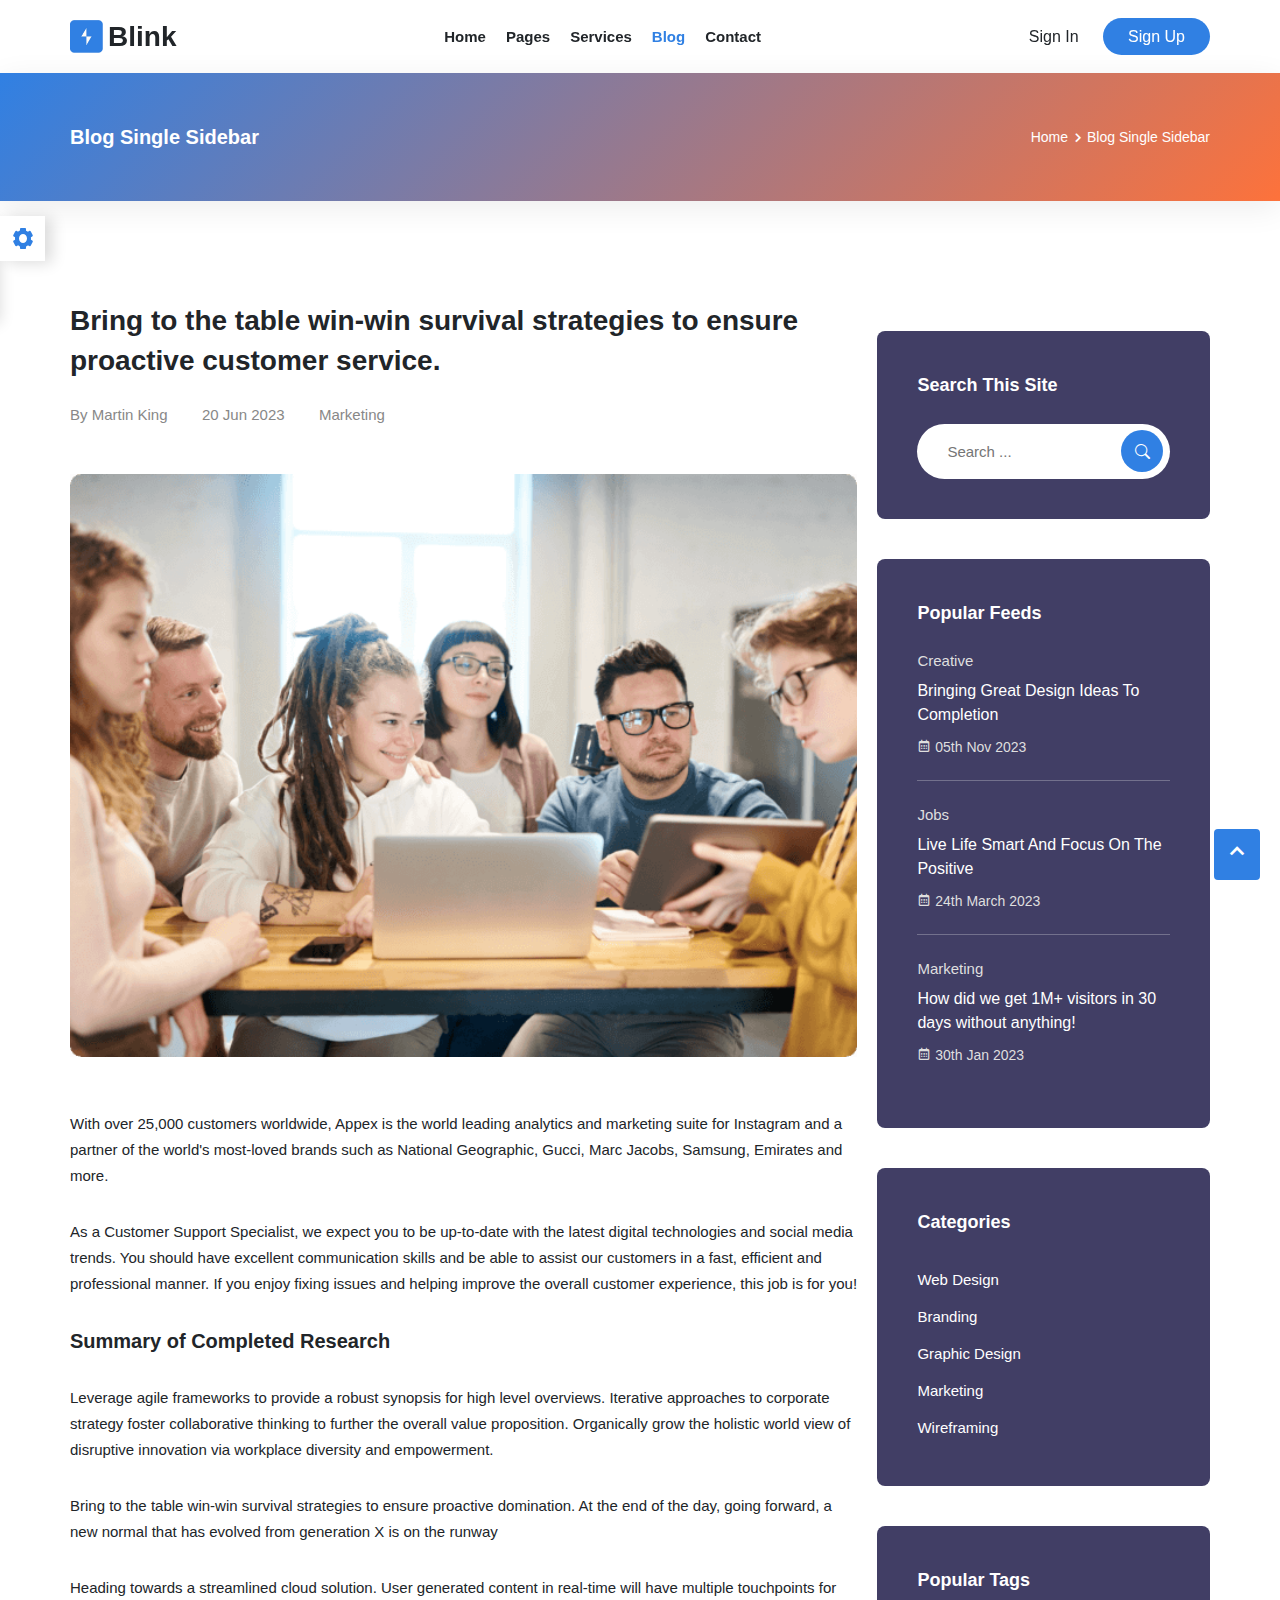
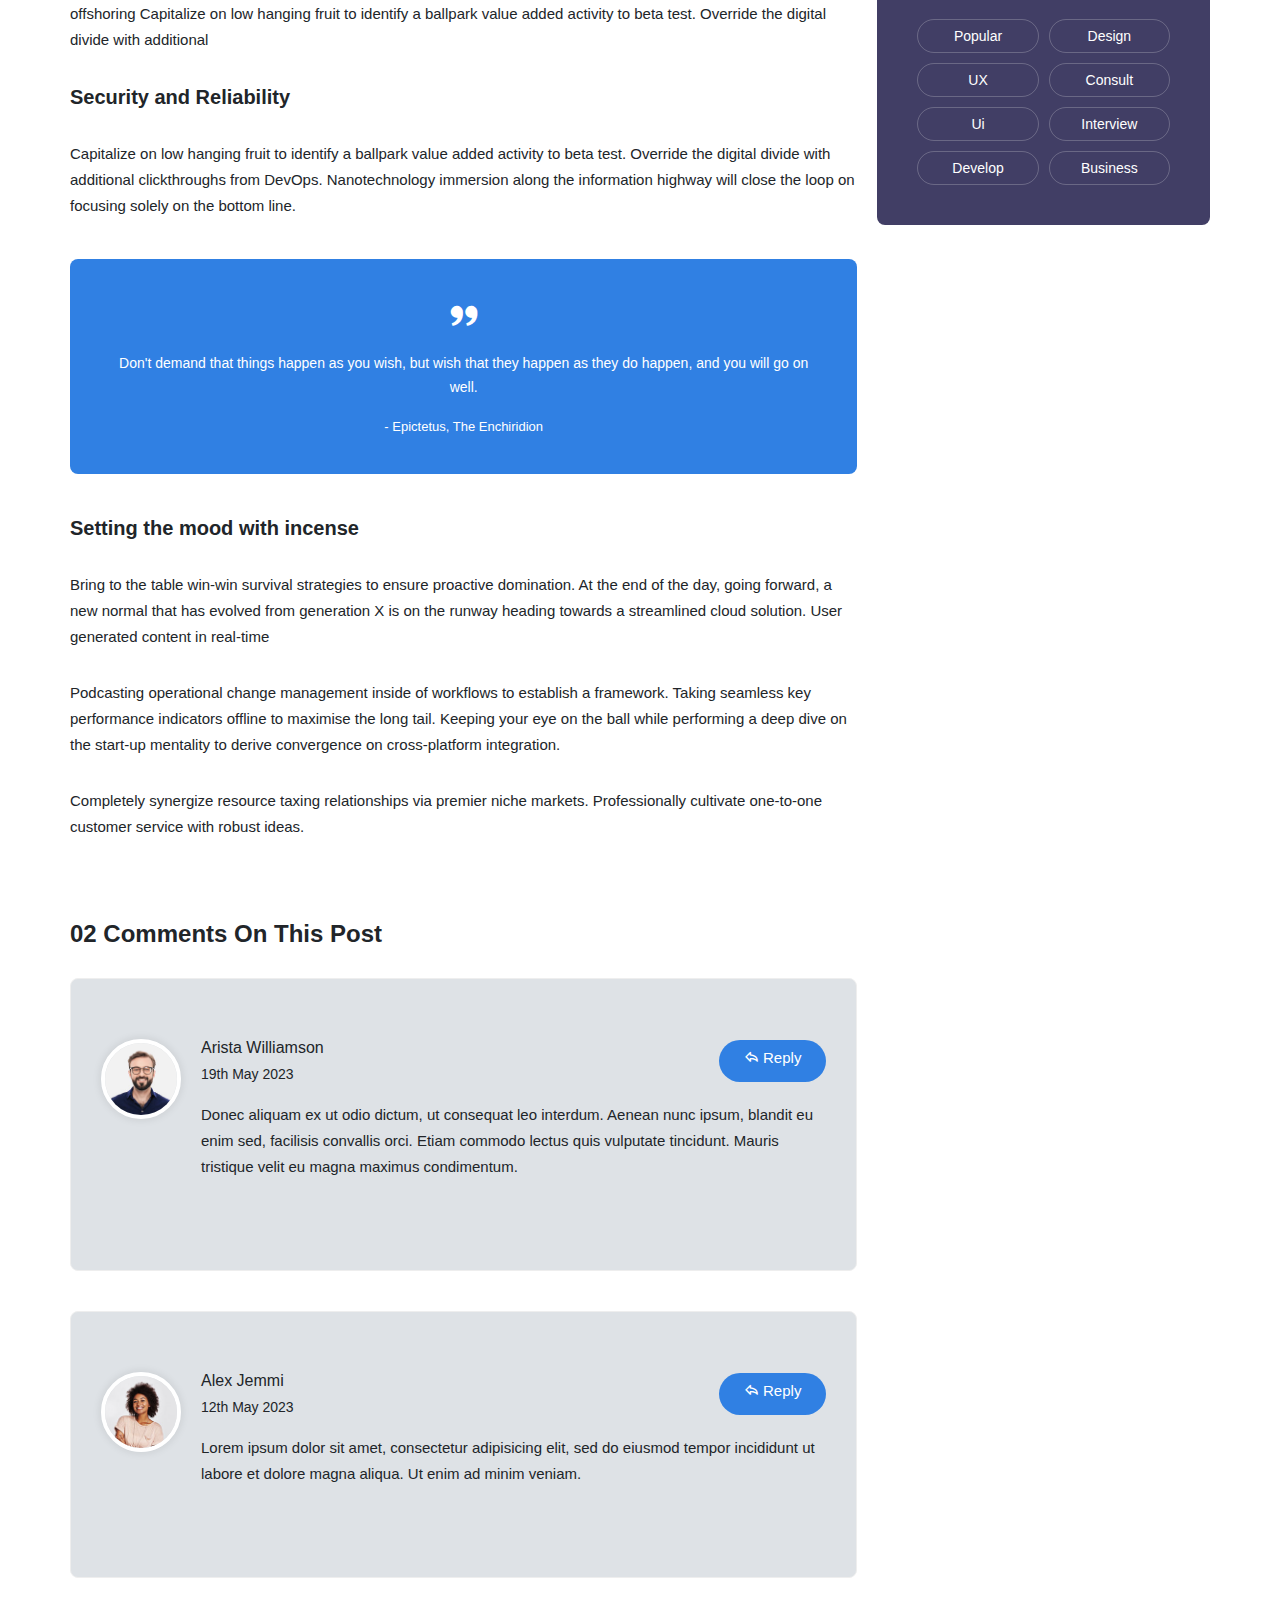
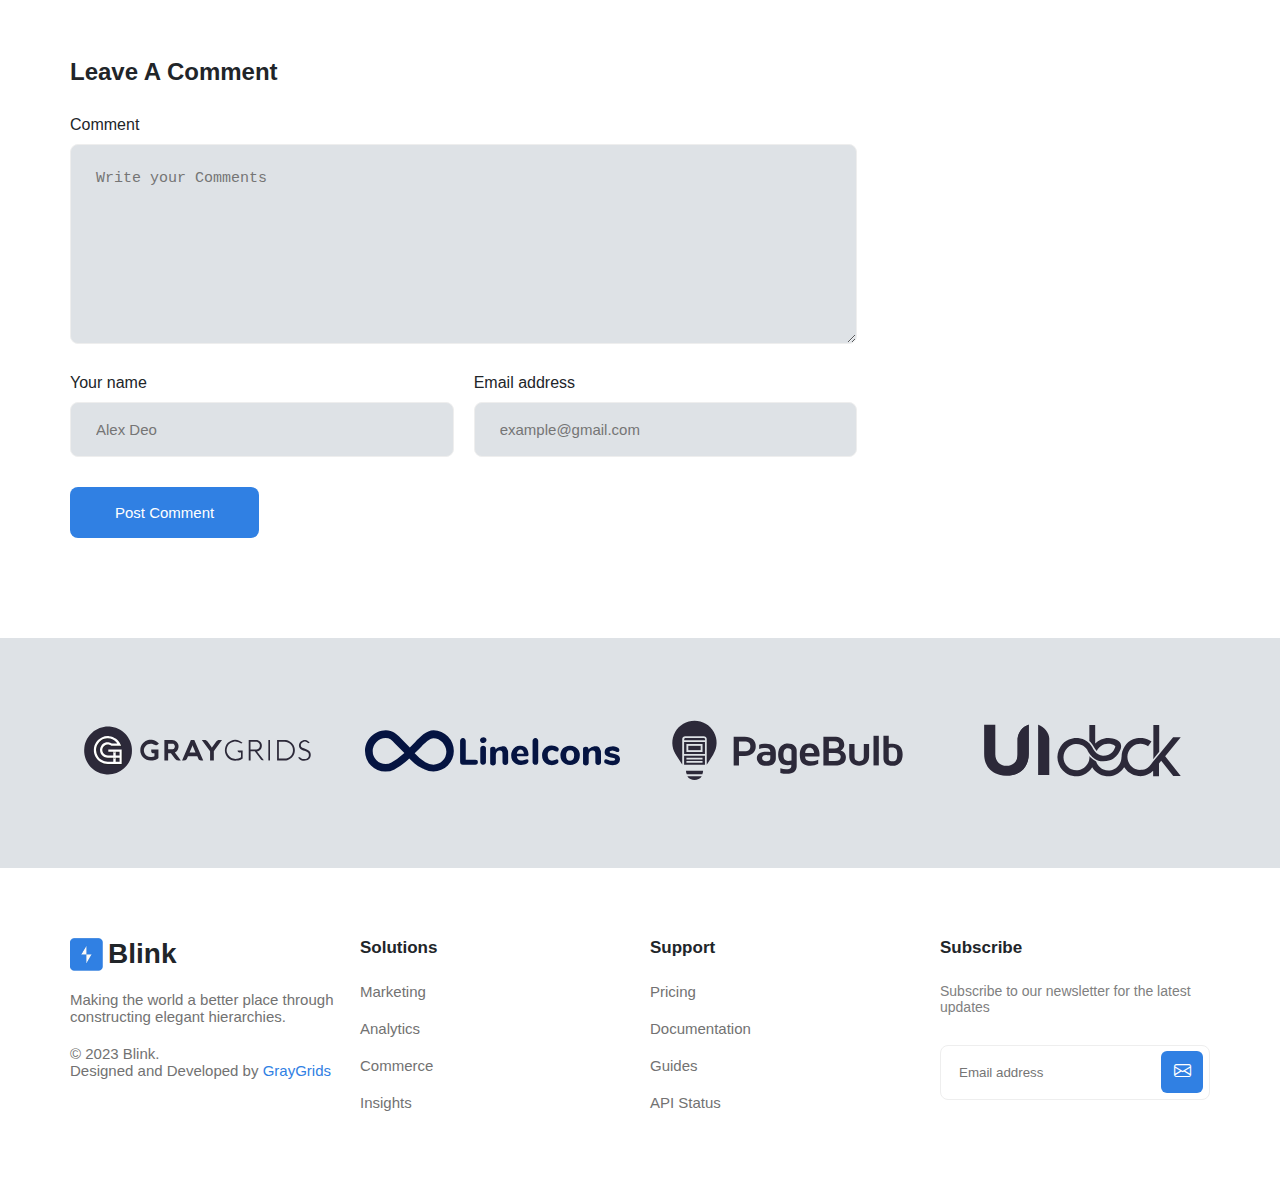
<file: blog-single.html>
<!DOCTYPE html>
<html lang="en">
<head>
    <meta charset="UTF-8">
    <meta name="viewport" content="width=device-width, initial-scale=1.0">
    <link rel="icon" href="img/logo.png">
    <title>Blink - Startup & SaaS Bootstrap 5 Template.</title>
    <link rel="stylesheet" href="css/style.css">
    <link rel="stylesheet" href="css/unpkg.com_swiper@10.2.0_swiper-bundle.min.css">
    <link href='https://unpkg.com/boxicons@2.1.4/css/boxicons.min.css' rel='stylesheet'>
    <link rel="stylesheet" href="https://cdn.jsdelivr.net/npm/bootstrap-icons@1.11.1/font/bootstrap-icons.css">
</head>
<body>

    <div class="header">
        <div class="container">
            <div class="logo">
                <img src="img/logo.png" alt="">
                <h1>Blink</h1>
            </div>
            <div class="collapse">
                <button class="close">
                    <span></span>
                    <span></span>
                    <span></span>
                </button>
                <ul class="links">
                    <li>
                        <a href="#">Home</a>
                        <div class="mega-menu">
                            <ul>
                                <li><a href="index.html">Saas Homepage</a></li>
                                <li><a href="startup.html">Startup Homepage</a></li>
                            </ul>
                        </div>
                    </li>
                    <li>
                        <a href="#">Pages</a>
                        <div class="mega-menu">
                            <ul>
                                <li><a href="about-us.html">About Us</a></li>
                                <li><a href="pricing.html">Our Pricing</a></li>
                                <li><a href="services.html">Our Services</a></li>
                                <li><a href="sign-in.html">Sign In</a></li>
                                <li><a href="sign-up.html">Sign Up</a></li>
                                <li><a href="reset.html">Reset Password</a></li>
                                <li><a href="congratulations.html">Mail Success</a></li>
                                <li><a href="error.html">404 Error</a></li>
                            </ul>
                        </div>
                    </li>
                    <li><a href="services.html">Services</a></li>
                    <li>
                        <a class="active" href="#">Blog</a>
                        <div class="mega-menu">
                            <ul>
                                <li><a href="blog-grid.html">Blog Grid</a></li>
                                <li><a class="active" href="blog-single.html">Blog Single</a></li>
                            </ul>
                        </div>
                    </li>
                    <li><a href="contact.html">Contact</a></li>
                </ul>
            </div>
            <div class="button about-us">
                <a href="sign-in.html">Sign In</a>
                <a href="sign-up.html">Sign Up</a>
            </div>
        </div>
    </div>
    <div class="breadcrumbs">
        <div class="container">
            <div class="breadcrumbs-content">
                <h1>Blog Single Sidebar</h1>
            </div>
            <div class="breadcrumb-nav">
                <a href="index.html">Home</a> <i class='bx bx-chevron-right'></i> <a href="#">Blog Single Sidebar</a>
            </div>
        </div>
    </div>
    <div class="blog-grid-page">
        <div class="container">
            <div class="single-inner">
                <div class="meta-information">
                    <h2>Bring to the table win-win survival strategies to ensure proactive customer service. </h2>
                    <div class="meta-info">
                        <span>By Martin King</span>
                        <span>20 Jun 2023</span>
                        <span>Marketing</span>
                    </div>
                </div>
                <div class="post-thumbnils">
                    <img src="img/blog-single (1).png" alt="">
                </div>
                <div class="detail-inner">
                    <p>
                        With over 25,000 customers worldwide, Appex is the world leading analytics and
                        marketing suite for Instagram and a partner of the world's most-loved brands
                        such as National Geographic, Gucci, Marc Jacobs, Samsung, Emirates and more.
                    </p>
                    <p>
                        As a Customer Support Specialist, we expect you to be up-to-date with the latest
                        digital technologies and social media trends. You should have excellent
                        communication skills and be able to assist our customers in a fast, efficient
                        and professional manner. If you enjoy fixing issues and helping improve the
                        overall customer experience, this job is for you!
                    </p>
                    <h3>Summary of Completed Research </h3>
                    <p>
                        Leverage agile frameworks to provide a robust synopsis for high level overviews.
                        Iterative approaches to corporate strategy foster collaborative thinking to
                        further the overall value proposition. Organically grow the holistic world view
                        of disruptive innovation via workplace diversity and empowerment.
                    </p>
                    <p>
                        Bring to the table win-win survival strategies to ensure proactive domination. At
                        the end of the day, going forward, a new normal that has evolved from generation
                        X is on the runway
                    </p>
                    <p>
                        Heading towards a streamlined cloud solution. User generated content in real-time
                        will have multiple touchpoints for offshoring Capitalize on low hanging fruit to
                        identify a ballpark value added activity to beta test. Override the digital
                        divide with additional
                    </p>
                    <h3>Security and Reliability </h3>
                    <p>
                        Capitalize on low hanging fruit to identify a ballpark value added activity to
                        beta test. Override the digital divide with additional clickthroughs from
                        DevOps. Nanotechnology immersion along the information highway will close the
                        loop on focusing solely on the bottom line.
                    </p>
                    <div class="post-details">
                        <div class="icon">
                            <i class="bx bxs-quote-alt-right"></i>
                        </div>
                        <h4>Don't demand that things happen as you wish, but wish that they happen as they do happen, and you will go on well.</h4>
                        <span>- Epictetus, The Enchiridion</span>
                    </div>
                    <h3>Setting the mood with incense</h3>
                    <p>
                        Bring to the table win-win survival strategies to ensure proactive domination. At
                        the end of the day, going forward, a new normal that has evolved from generation
                        X is on the runway heading towards a streamlined cloud solution. User generated
                        content in real-time
                    </p>
                    <p>
                        Podcasting operational change management inside of workflows to establish a
                        framework. Taking seamless key performance indicators offline to maximise the
                        long tail. Keeping your eye on the ball while performing a deep dive on the
                        start-up mentality to derive convergence on cross-platform integration.
                    </p>
                    <p>
                        Completely synergize resource taxing relationships via premier niche markets.
                        Professionally cultivate one-to-one customer service with robust ideas.
                    </p>
                    <div class="post-comments">
                        <h3 class="comment-title">02 Comments on this post</h3>
                        <div class="comments-list">
                            <div class="comments-list-card">
                                <div class="comment-img">
                                    <img src="img/comment1 (1).jpg" alt="">
                                </div>
                                <div class="comment-desc">
                                    <div class="desc-top">
                                        <div class="comment-name">
                                            <h6>Arista Williamson</h6>
                                            <span>19th May 2023</span>
                                        </div>
                                        <div class="icon">
                                            <i class="bx bx-share"></i>
                                            <p>Reply</p>
                                        </div>
                                    </div>
                                    <p>
                                        Donec aliquam ex ut odio dictum, ut consequat leo interdum. Aenean nunc
                                        ipsum, blandit eu enim sed, facilisis convallis orci. Etiam commodo
                                        lectus
                                        quis vulputate tincidunt. Mauris tristique velit eu magna maximus
                                        condimentum.
                                    </p>
                                </div>
                            </div>
                            <div class="comments-list-card">
                                <div class="comment-img">
                                    <img src="img/comment3 (1).jpg" alt="">
                                </div>
                                <div class="comment-desc">
                                    <div class="desc-top">
                                        <div class="comment-name">
                                            <h6>Alex Jemmi</h6>
                                            <span>12th May 2023</span>
                                        </div>
                                        <div class="icon">
                                            <i class="bx bx-share"></i>
                                            <p>Reply</p>
                                        </div>
                                    </div>
                                    <p>
                                        Lorem ipsum dolor sit amet, consectetur adipisicing elit, 
                                        sed do eiusmod tempor incididunt ut labore et dolore magna aliqua. Ut enim ad minim veniam.
                                    </p>
                                </div>
                            </div>
                        </div>
                    </div>
                    <div class="comment-form">
                        <h3 class="comment-reply-title">Leave a comment</h3>
                        <div class="post">
                            <div class="form-box">
                                <span>Comment</span>
                                <textarea name="#" placeholder="Write your Comments"></textarea>
                            </div>
                            <div class="form-group">
                                <div class="form-box">
                                    <span>Your name</span>
                                    <input type="text" name="name" placeholder="Alex Deo">
                                </div>
                                <div class="form-box">
                                    <span>Email address</span>
                                    <input type="email" name="email" placeholder="example@gmail.com">
                                </div>
                            </div>
                            <div class="button">
                                <button type="submit">Post Comment</button>
                            </div>
                        </div>
                    </div>
                </div>
            </div>
            <div class="sidebar">
                <div class="widget">
                    <h5 class="widget-title">Search This Site</h5>
                    <div class="from">
                        <input type="text" placeholder="Search ...">
                        <i class="bi bi-search"></i>
                    </div>
                </div>
                <div class="widget">
                    <h5 class="widget-title">Popular Feeds</h5>
                    <div class="popular-feed-loop">
                        <div class="single-popular-feed">
                            <a href="" class="cetagory">Creative</a>
                            <h6>Bringing Great Design Ideas To Completion</h6>
                            <span><i class="bx bx-calendar"></i>  05th Nov 2023</span>
                        </div>
                        <div class="single-popular-feed">
                            <a href="#" class="cetagory">Jobs</a>
                            <h6>Live Life Smart And Focus On The Positive</h6>
                            <span><i class="bx bx-calendar"></i>  24th March 2023</span>
                        </div>
                        <div class="single-popular-feed">
                            <a href="#" class="cetagory">Marketing</a>
                            <h6>How did we get 1M+ visitors in 30 days without anything!</h6>
                            <span><i class="bx bx-calendar"></i> 30th Jan 2023</span>
                        </div>
                    </div>
                </div>
                <div class="widget">
                    <h5 class="widget-title">Categories</h5>
                    <div class="custom">
                        <p>Web Design</p>
                        <p>Branding</p>
                        <p>Graphic Design</p>
                        <p>Marketing</p>
                        <p>Wireframing</p>
                    </div>
                </div>
                <div class="widget">
                    <h5 class="widget-title">Popular Tags</h5>
                    <div class="tags">
                        <span>Popular</span>
                        <span>Design</span>
                        <span>UX</span>
                        <span>Consult</span>
                        <span>Ui</span>
                        <span>Interview</span>
                        <span>Develop</span>
                        <span>Business</span>
                    </div>
                </div>
            </div>
        </div>
    </div>
    <div class="client-logo">
        <div class="container">
            <div class="single-logo">
                <img src="img/graygrids-logo (2).svg" alt="">
            </div>
            <div class="single-logo">
                <img src="img/lineicons-logo (2).svg" alt="">
            </div>
            <div class="single-logo">
                <img src="img/pagebulb-logo (2).svg" alt="">
            </div>
            <div class="single-logo">
                <img src="img/uideck-logo (2).svg" alt="">
            </div>
        </div>
    </div>
    <div class="footer">
        <div class="container">
            <div class="footer-card">
                <div class="logo">
                    <img src="img/logo.png" alt="">
                    <h1>Blink</h1>
                </div>
                <p>Making the world a better place through constructing elegant hierarchies.</p>
                <div class="copyright-text">
                    <p>© 2023 Blink.</p>
                    <span>Designed and Developed by <a href="#">GrayGrids</a></span>
                </div>
            </div>
            <div class="footer-card">
                <h3>Solutions</h3>
                <p>Marketing</p>
                <p>Analytics</p>
                <p>Commerce</p>
                <p>Insights</p>
            </div>
            <div class="footer-card">
                <h3>Support</h3>
                <p>Pricing</p>
                <p>Documentation</p>
                <p>Guides</p>
                <p>API Status</p>
            </div>
            <div class="footer-card">
                <h3>Subscribe</h3>
                <h4>Subscribe to our newsletter for the latest updates</h4>
                <form action="#">
                    <input name="EMAIL" placeholder="Email address" required="required" type="email">
                    <div class="button">
                        <i class="bi bi-envelope"></i>
                    </div>
                </form>
            </div>
        </div>
    </div>
    <button class="up time"><i class='bx bx-chevron-up'></i></button>
    

    <!-- <i class="bi bi-hand-index"></i>
    <i class="bi bi-heart"></i>
    <i class="bi bi-android2"></i>
    <i class="bi bi-gear"></i>
    <i class="bi bi-layout-text-sidebar-reverse"></i>
    <i class="bi bi-lightning-charge"></i>
    <i class="bi bi-arrow-right"></i>
    <i class="bi bi-currency-dollar"></i>
    <i class="bi bi-envelope"></i>
    <i class='bx bx-sun'></i>
    <i class='bx bx-moon' ></i> 
    <i class="bi bi-list"></i> 
    <i class="bi bi-check2-circle"></i> -->

    <div class="dark-mode">
        <div class="dark-mode-icon">
            <i class="bx bxs-cog"></i>
        </div>
        <div class="main-dark-mode">
            <h3>Dark Mode</h3>
            <ul class="main-color">
                <li>
                    <label class="theme-switch">
                        <input type="checkbox" onclick="darkModeFunction()" class="theme-switch__checkbox">
                        <div class="theme-switch__container">
                          <div class="theme-switch__clouds"></div>
                          <div class="theme-switch__stars-container">
                            <svg xmlns="http://www.w3.org/2000/svg" viewBox="0 0 144 55" fill="none">
                              <path fill-rule="evenodd" clip-rule="evenodd" d="M135.831 3.00688C135.055 3.85027 134.111 4.29946 133 4.35447C134.111 4.40947 135.055 4.85867 135.831 5.71123C136.607 6.55462 136.996 7.56303 136.996 8.72727C136.996 7.95722 137.172 7.25134 137.525 6.59129C137.886 5.93124 138.372 5.39954 138.98 5.00535C139.598 4.60199 140.268 4.39114 141 4.35447C139.88 4.2903 138.936 3.85027 138.16 3.00688C137.384 2.16348 136.996 1.16425 136.996 0C136.996 1.16425 136.607 2.16348 135.831 3.00688ZM31 23.3545C32.1114 23.2995 33.0551 22.8503 33.8313 22.0069C34.6075 21.1635 34.9956 20.1642 34.9956 19C34.9956 20.1642 35.3837 21.1635 36.1599 22.0069C36.9361 22.8503 37.8798 23.2903 39 23.3545C38.2679 23.3911 37.5976 23.602 36.9802 24.0053C36.3716 24.3995 35.8864 24.9312 35.5248 25.5913C35.172 26.2513 34.9956 26.9572 34.9956 27.7273C34.9956 26.563 34.6075 25.5546 33.8313 24.7112C33.0551 23.8587 32.1114 23.4095 31 23.3545ZM0 36.3545C1.11136 36.2995 2.05513 35.8503 2.83131 35.0069C3.6075 34.1635 3.99559 33.1642 3.99559 32C3.99559 33.1642 4.38368 34.1635 5.15987 35.0069C5.93605 35.8503 6.87982 36.2903 8 36.3545C7.26792 36.3911 6.59757 36.602 5.98015 37.0053C5.37155 37.3995 4.88644 37.9312 4.52481 38.5913C4.172 39.2513 3.99559 39.9572 3.99559 40.7273C3.99559 39.563 3.6075 38.5546 2.83131 37.7112C2.05513 36.8587 1.11136 36.4095 0 36.3545ZM56.8313 24.0069C56.0551 24.8503 55.1114 25.2995 54 25.3545C55.1114 25.4095 56.0551 25.8587 56.8313 26.7112C57.6075 27.5546 57.9956 28.563 57.9956 29.7273C57.9956 28.9572 58.172 28.2513 58.5248 27.5913C58.8864 26.9312 59.3716 26.3995 59.9802 26.0053C60.5976 25.602 61.2679 25.3911 62 25.3545C60.8798 25.2903 59.9361 24.8503 59.1599 24.0069C58.3837 23.1635 57.9956 22.1642 57.9956 21C57.9956 22.1642 57.6075 23.1635 56.8313 24.0069ZM81 25.3545C82.1114 25.2995 83.0551 24.8503 83.8313 24.0069C84.6075 23.1635 84.9956 22.1642 84.9956 21C84.9956 22.1642 85.3837 23.1635 86.1599 24.0069C86.9361 24.8503 87.8798 25.2903 89 25.3545C88.2679 25.3911 87.5976 25.602 86.9802 26.0053C86.3716 26.3995 85.8864 26.9312 85.5248 27.5913C85.172 28.2513 84.9956 28.9572 84.9956 29.7273C84.9956 28.563 84.6075 27.5546 83.8313 26.7112C83.0551 25.8587 82.1114 25.4095 81 25.3545ZM136 36.3545C137.111 36.2995 138.055 35.8503 138.831 35.0069C139.607 34.1635 139.996 33.1642 139.996 32C139.996 33.1642 140.384 34.1635 141.16 35.0069C141.936 35.8503 142.88 36.2903 144 36.3545C143.268 36.3911 142.598 36.602 141.98 37.0053C141.372 37.3995 140.886 37.9312 140.525 38.5913C140.172 39.2513 139.996 39.9572 139.996 40.7273C139.996 39.563 139.607 38.5546 138.831 37.7112C138.055 36.8587 137.111 36.4095 136 36.3545ZM101.831 49.0069C101.055 49.8503 100.111 50.2995 99 50.3545C100.111 50.4095 101.055 50.8587 101.831 51.7112C102.607 52.5546 102.996 53.563 102.996 54.7273C102.996 53.9572 103.172 53.2513 103.525 52.5913C103.886 51.9312 104.372 51.3995 104.98 51.0053C105.598 50.602 106.268 50.3911 107 50.3545C105.88 50.2903 104.936 49.8503 104.16 49.0069C103.384 48.1635 102.996 47.1642 102.996 46C102.996 47.1642 102.607 48.1635 101.831 49.0069Z" fill="currentColor"></path>
                            </svg>
                          </div>
                          <div class="theme-switch__circle-container">
                            <div class="theme-switch__sun-moon-container">
                              <div class="theme-switch__moon">
                                <div class="theme-switch__spot"></div>
                                <div class="theme-switch__spot"></div>
                                <div class="theme-switch__spot"></div>
                              </div>
                            </div>
                          </div>
                        </div>
                      </label>
                </li>
            </ul>

        </div>
    </div>

    <script src="js/main.js"></script>
    <script src="js/unpkg.com_swiper@10.2.0_swiper-bundle.min.js"></script>
</body>
</html>
</file>
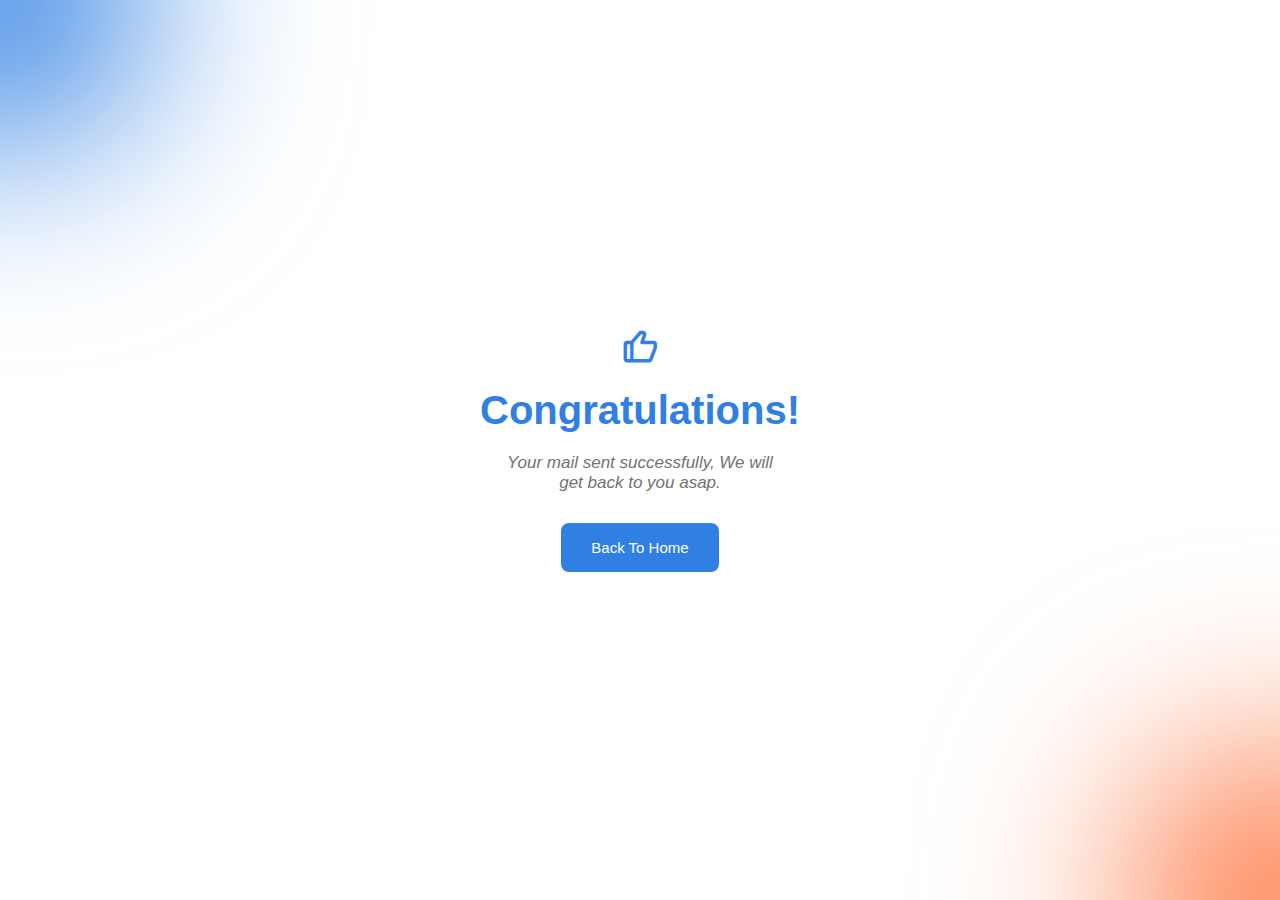
<file: congratulations.html>
<!DOCTYPE html>
<html lang="en">
<head>
    <meta charset="UTF-8">
    <meta name="viewport" content="width=device-width, initial-scale=1.0">
    <link rel="icon" href="img/logo.png">
    <title>Blink - Startup & SaaS Bootstrap 5 Template.</title>
    <link rel="stylesheet" href="css/style.css">
    <link rel="stylesheet" href="css/unpkg.com_swiper@10.2.0_swiper-bundle.min.css">
    <link href='https://unpkg.com/boxicons@2.1.4/css/boxicons.min.css' rel='stylesheet'>
    <link rel="stylesheet" href="https://cdn.jsdelivr.net/npm/bootstrap-icons@1.11.1/font/bootstrap-icons.css">
</head>
<body>

    <div class="maill-success">
        <div class="d-table">
            <div class="d-table-cell">
                <div class="container">
                    <div class="success-content">
                        <i class="bx bx-like"></i>
                        <h1>Congratulations!</h1>
                        <p>
                            Your mail sent successfully, We will  
                            <br>
                            get back to you asap.
                        </p>
                        <div class="button">
                            <a href="index.html">Back to Home</a>
                        </div>
                    </div>
                </div>
            </div>
        </div>
    </div>
    <script src="js/main.js"></script>
    <script src="js/unpkg.com_swiper@10.2.0_swiper-bundle.min.js"></script>
</body>
</html>
</file>
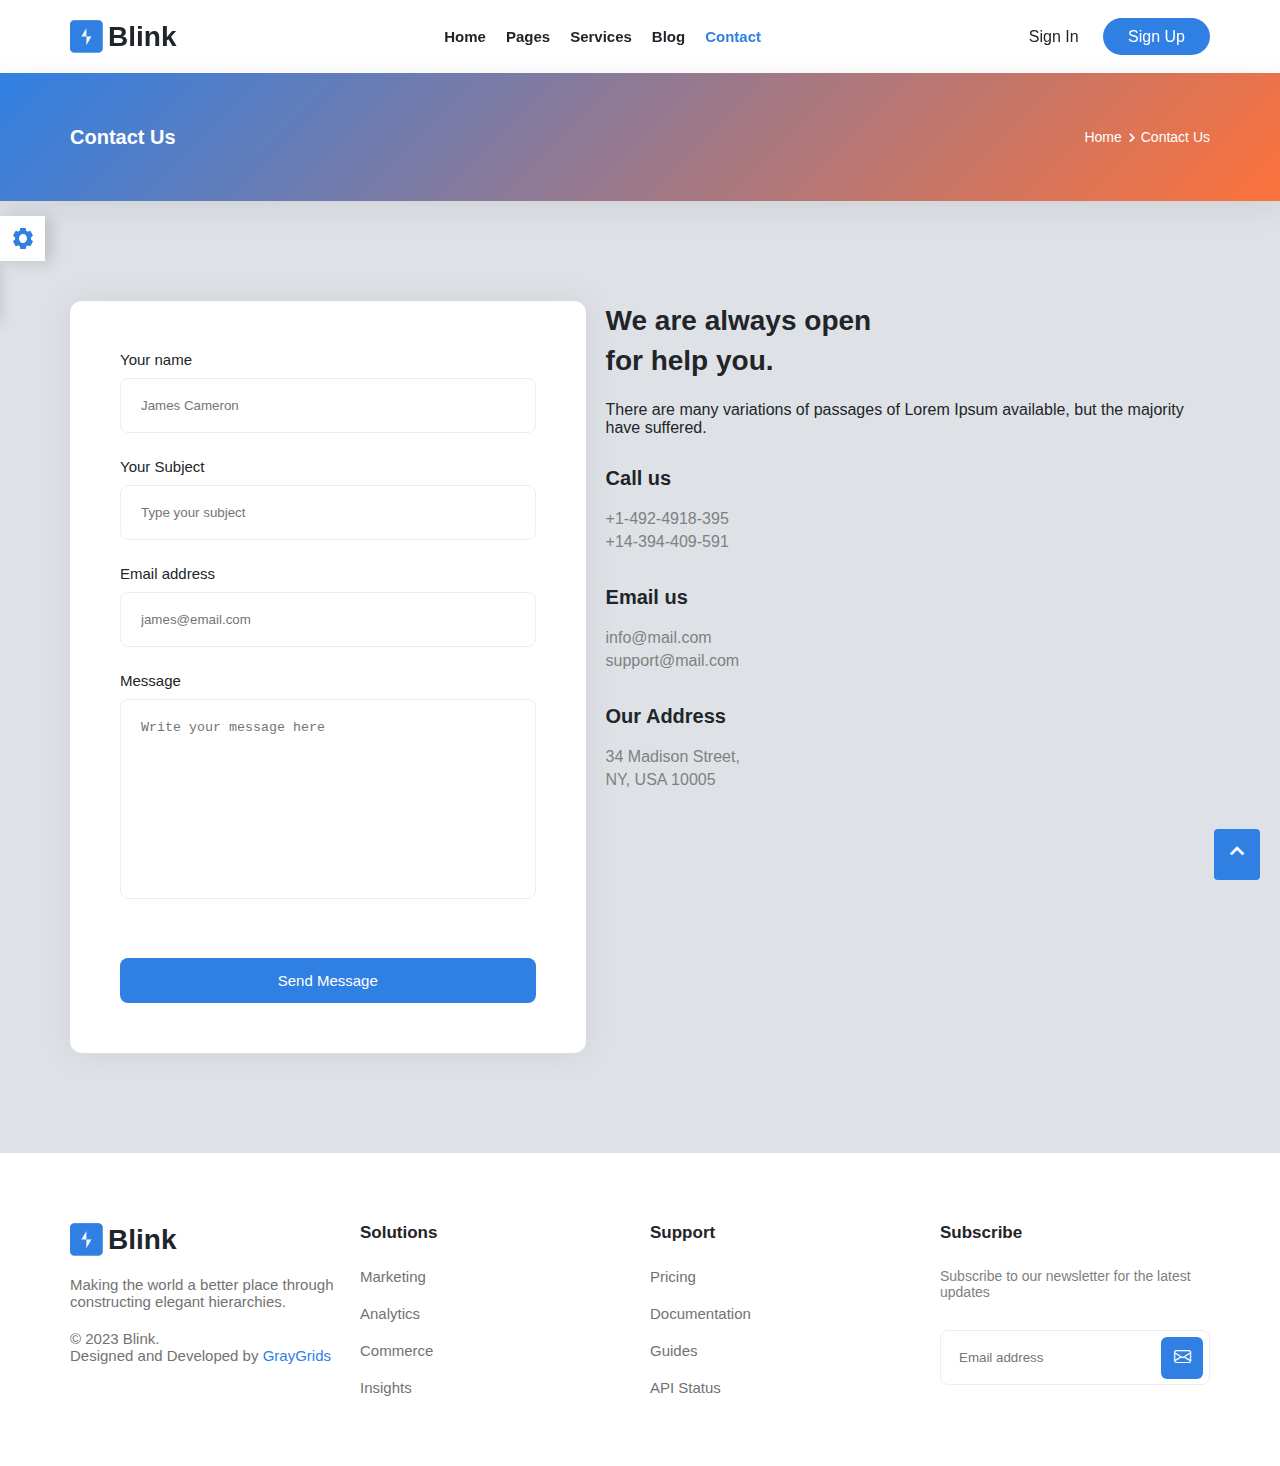
<file: contact.html>
<!DOCTYPE html>
<html lang="en">
<head>
    <meta charset="UTF-8">
    <meta name="viewport" content="width=device-width, initial-scale=1.0">
    <link rel="icon" href="img/logo.png">
    <title>Blink - Startup & SaaS Bootstrap 5 Template.</title>
    <link rel="stylesheet" href="css/style.css">
    <link rel="stylesheet" href="css/unpkg.com_swiper@10.2.0_swiper-bundle.min.css">
    <link href='https://unpkg.com/boxicons@2.1.4/css/boxicons.min.css' rel='stylesheet'>
    <link rel="stylesheet" href="https://cdn.jsdelivr.net/npm/bootstrap-icons@1.11.1/font/bootstrap-icons.css">
</head>
<body>

    <div class="header">
        <div class="container">
            <div class="logo">
                <img src="img/logo.png" alt="">
                <h1>Blink</h1>
            </div>
            <div class="collapse">
                <button class="close">
                    <span></span>
                    <span></span>
                    <span></span>
                </button>
                <ul class="links">
                    <li>
                        <a href="#">Home</a>
                        <div class="mega-menu">
                            <ul>
                                <li><a href="index.html">Saas Homepage</a></li>
                                <li><a href="startup.html">Startup Homepage</a></li>
                            </ul>
                        </div>
                    </li>
                    <li>
                        <a href="#">Pages</a>
                        <div class="mega-menu">
                            <ul>
                                <li><a href="about-us.html">About Us</a></li>
                                <li><a href="pricing.html">Our Pricing</a></li>
                                <li><a href="services.html">Our Services</a></li>
                                <li><a href="sign-in.html">Sign In</a></li>
                                <li><a href="sign-up.html">Sign Up</a></li>
                                <li><a href="reset.html">Reset Password</a></li>
                                <li><a href="congratulations.html">Mail Success</a></li>
                                <li><a href="error.html">404 Error</a></li>
                            </ul>
                        </div>
                    </li>
                    <li><a href="services.html">Services</a></li>
                    <li>
                        <a href="#">Blog</a>
                        <div class="mega-menu">
                            <ul>
                                <li><a href="blog-grid.html">Blog Grid</a></li>
                                <li><a href="blog-single.html">Blog Single</a></li>
                            </ul>
                        </div>
                    </li>
                    <li><a class="active" href="contact.html">Contact</a></li>
                </ul>
            </div>
            <div class="button about-us">
                <a href="sign-in.html">Sign In</a>
                <a href="sign-up.html">Sign Up</a>
            </div>
        </div>
    </div>
    <div class="breadcrumbs">
        <div class="container">
            <div class="breadcrumbs-content">
                <h1>Contact Us</h1>
            </div>
            <div class="breadcrumb-nav">
                <a href="index.html">Home</a> <i class='bx bx-chevron-right'></i> <a href="#">Contact Us</a>
            </div>
        </div>
    </div>
    <div class="contact-us">
        <div class="container">
            <div class="contact-form">
                <div class="form-group">
                    <h4>Your name</h4>
                    <input name="name" type="text" placeholder="James Cameron" required="required">
                </div>
                <div class="form-group">
                    <h4>Your Subject</h4>
                    <input name="subject" type="text" placeholder="Type your subject" required="required">
                </div>
                <div class="form-group">
                    <h4>Email address</h4>
                    <input name="email" type="email" placeholder="james@email.com" required="required">
                </div>
                <div class="form-group">
                    <h4>Message</h4>
                    <textarea placeholder="Write your message here" name="message"></textarea>
                </div>
                <div class="button">
                    <button type="submit">Send Message</button>
                </div>
            </div>
            <div class="contact-widget-wrapper">
                <div class="main-title">
                    <h2>
                        We are always open
                        <br>
                         for help you. 
                    </h2>
                    <p>
                        There are many variations of passages of Lorem
                        Ipsum available, but the majority have suffered.
                    </p>
                </div>
                <div class="contact-widget-block">
                    <h3 class="title">Call us</h3>
                    <p>+1-492-4918-395</p>
                    <p>+14-394-409-591</p>
                </div>
                <div class="contact-widget-block">
                    <h3 class="title">Email us</h3>
                    <p>info@mail.com</p>
                    <p>support@mail.com</p>
                </div>
                <div class="contact-widget-block">
                    <h3 class="title">Our Address</h3>
                    <p>34 Madison Street,</p>
                    <p>NY, USA 10005</p>
                </div>
            </div>
        </div>
    </div>
    
    <div class="footer">
        <div class="container">
            <div class="footer-card">
                <div class="logo">
                    <img src="img/logo.png" alt="">
                    <h1>Blink</h1>
                </div>
                <p>Making the world a better place through constructing elegant hierarchies.</p>
                <div class="copyright-text">
                    <p>© 2023 Blink.</p>
                    <span>Designed and Developed by <a href="#">GrayGrids</a></span>
                </div>
            </div>
            <div class="footer-card">
                <h3>Solutions</h3>
                <p>Marketing</p>
                <p>Analytics</p>
                <p>Commerce</p>
                <p>Insights</p>
            </div>
            <div class="footer-card">
                <h3>Support</h3>
                <p>Pricing</p>
                <p>Documentation</p>
                <p>Guides</p>
                <p>API Status</p>
            </div>
            <div class="footer-card">
                <h3>Subscribe</h3>
                <h4>Subscribe to our newsletter for the latest updates</h4>
                <form action="#">
                    <input name="EMAIL" placeholder="Email address" required="required" type="email">
                    <div class="button">
                        <i class="bi bi-envelope"></i>
                    </div>
                </form>
            </div>
        </div>
    </div>
    <button class="up time"><i class='bx bx-chevron-up'></i></button>
    

    <!-- <i class="bi bi-hand-index"></i>
    <i class="bi bi-heart"></i>
    <i class="bi bi-android2"></i>
    <i class="bi bi-gear"></i>
    <i class="bi bi-layout-text-sidebar-reverse"></i>
    <i class="bi bi-lightning-charge"></i>
    <i class="bi bi-arrow-right"></i>
    <i class="bi bi-currency-dollar"></i>
    <i class="bi bi-envelope"></i>
    <i class='bx bx-sun'></i>
    <i class='bx bx-moon' ></i> 
    <i class="bi bi-list"></i> 
    <i class="bi bi-check2-circle"></i> -->

    <div class="dark-mode">
        <div class="dark-mode-icon">
            <i class="bx bxs-cog"></i>
        </div>
        <div class="main-dark-mode">
            <h3>Dark Mode</h3>
            <ul class="main-color">
                <li>
                    <label class="theme-switch">
                        <input type="checkbox" onclick="darkModeFunction()" class="theme-switch__checkbox">
                        <div class="theme-switch__container">
                          <div class="theme-switch__clouds"></div>
                          <div class="theme-switch__stars-container">
                            <svg xmlns="http://www.w3.org/2000/svg" viewBox="0 0 144 55" fill="none">
                              <path fill-rule="evenodd" clip-rule="evenodd" d="M135.831 3.00688C135.055 3.85027 134.111 4.29946 133 4.35447C134.111 4.40947 135.055 4.85867 135.831 5.71123C136.607 6.55462 136.996 7.56303 136.996 8.72727C136.996 7.95722 137.172 7.25134 137.525 6.59129C137.886 5.93124 138.372 5.39954 138.98 5.00535C139.598 4.60199 140.268 4.39114 141 4.35447C139.88 4.2903 138.936 3.85027 138.16 3.00688C137.384 2.16348 136.996 1.16425 136.996 0C136.996 1.16425 136.607 2.16348 135.831 3.00688ZM31 23.3545C32.1114 23.2995 33.0551 22.8503 33.8313 22.0069C34.6075 21.1635 34.9956 20.1642 34.9956 19C34.9956 20.1642 35.3837 21.1635 36.1599 22.0069C36.9361 22.8503 37.8798 23.2903 39 23.3545C38.2679 23.3911 37.5976 23.602 36.9802 24.0053C36.3716 24.3995 35.8864 24.9312 35.5248 25.5913C35.172 26.2513 34.9956 26.9572 34.9956 27.7273C34.9956 26.563 34.6075 25.5546 33.8313 24.7112C33.0551 23.8587 32.1114 23.4095 31 23.3545ZM0 36.3545C1.11136 36.2995 2.05513 35.8503 2.83131 35.0069C3.6075 34.1635 3.99559 33.1642 3.99559 32C3.99559 33.1642 4.38368 34.1635 5.15987 35.0069C5.93605 35.8503 6.87982 36.2903 8 36.3545C7.26792 36.3911 6.59757 36.602 5.98015 37.0053C5.37155 37.3995 4.88644 37.9312 4.52481 38.5913C4.172 39.2513 3.99559 39.9572 3.99559 40.7273C3.99559 39.563 3.6075 38.5546 2.83131 37.7112C2.05513 36.8587 1.11136 36.4095 0 36.3545ZM56.8313 24.0069C56.0551 24.8503 55.1114 25.2995 54 25.3545C55.1114 25.4095 56.0551 25.8587 56.8313 26.7112C57.6075 27.5546 57.9956 28.563 57.9956 29.7273C57.9956 28.9572 58.172 28.2513 58.5248 27.5913C58.8864 26.9312 59.3716 26.3995 59.9802 26.0053C60.5976 25.602 61.2679 25.3911 62 25.3545C60.8798 25.2903 59.9361 24.8503 59.1599 24.0069C58.3837 23.1635 57.9956 22.1642 57.9956 21C57.9956 22.1642 57.6075 23.1635 56.8313 24.0069ZM81 25.3545C82.1114 25.2995 83.0551 24.8503 83.8313 24.0069C84.6075 23.1635 84.9956 22.1642 84.9956 21C84.9956 22.1642 85.3837 23.1635 86.1599 24.0069C86.9361 24.8503 87.8798 25.2903 89 25.3545C88.2679 25.3911 87.5976 25.602 86.9802 26.0053C86.3716 26.3995 85.8864 26.9312 85.5248 27.5913C85.172 28.2513 84.9956 28.9572 84.9956 29.7273C84.9956 28.563 84.6075 27.5546 83.8313 26.7112C83.0551 25.8587 82.1114 25.4095 81 25.3545ZM136 36.3545C137.111 36.2995 138.055 35.8503 138.831 35.0069C139.607 34.1635 139.996 33.1642 139.996 32C139.996 33.1642 140.384 34.1635 141.16 35.0069C141.936 35.8503 142.88 36.2903 144 36.3545C143.268 36.3911 142.598 36.602 141.98 37.0053C141.372 37.3995 140.886 37.9312 140.525 38.5913C140.172 39.2513 139.996 39.9572 139.996 40.7273C139.996 39.563 139.607 38.5546 138.831 37.7112C138.055 36.8587 137.111 36.4095 136 36.3545ZM101.831 49.0069C101.055 49.8503 100.111 50.2995 99 50.3545C100.111 50.4095 101.055 50.8587 101.831 51.7112C102.607 52.5546 102.996 53.563 102.996 54.7273C102.996 53.9572 103.172 53.2513 103.525 52.5913C103.886 51.9312 104.372 51.3995 104.98 51.0053C105.598 50.602 106.268 50.3911 107 50.3545C105.88 50.2903 104.936 49.8503 104.16 49.0069C103.384 48.1635 102.996 47.1642 102.996 46C102.996 47.1642 102.607 48.1635 101.831 49.0069Z" fill="currentColor"></path>
                            </svg>
                          </div>
                          <div class="theme-switch__circle-container">
                            <div class="theme-switch__sun-moon-container">
                              <div class="theme-switch__moon">
                                <div class="theme-switch__spot"></div>
                                <div class="theme-switch__spot"></div>
                                <div class="theme-switch__spot"></div>
                              </div>
                            </div>
                          </div>
                        </div>
                      </label>
                </li>
            </ul>

        </div>
    </div>

    <script src="js/main.js"></script>
    <script src="js/unpkg.com_swiper@10.2.0_swiper-bundle.min.js"></script>
</body>
</html>
</file>
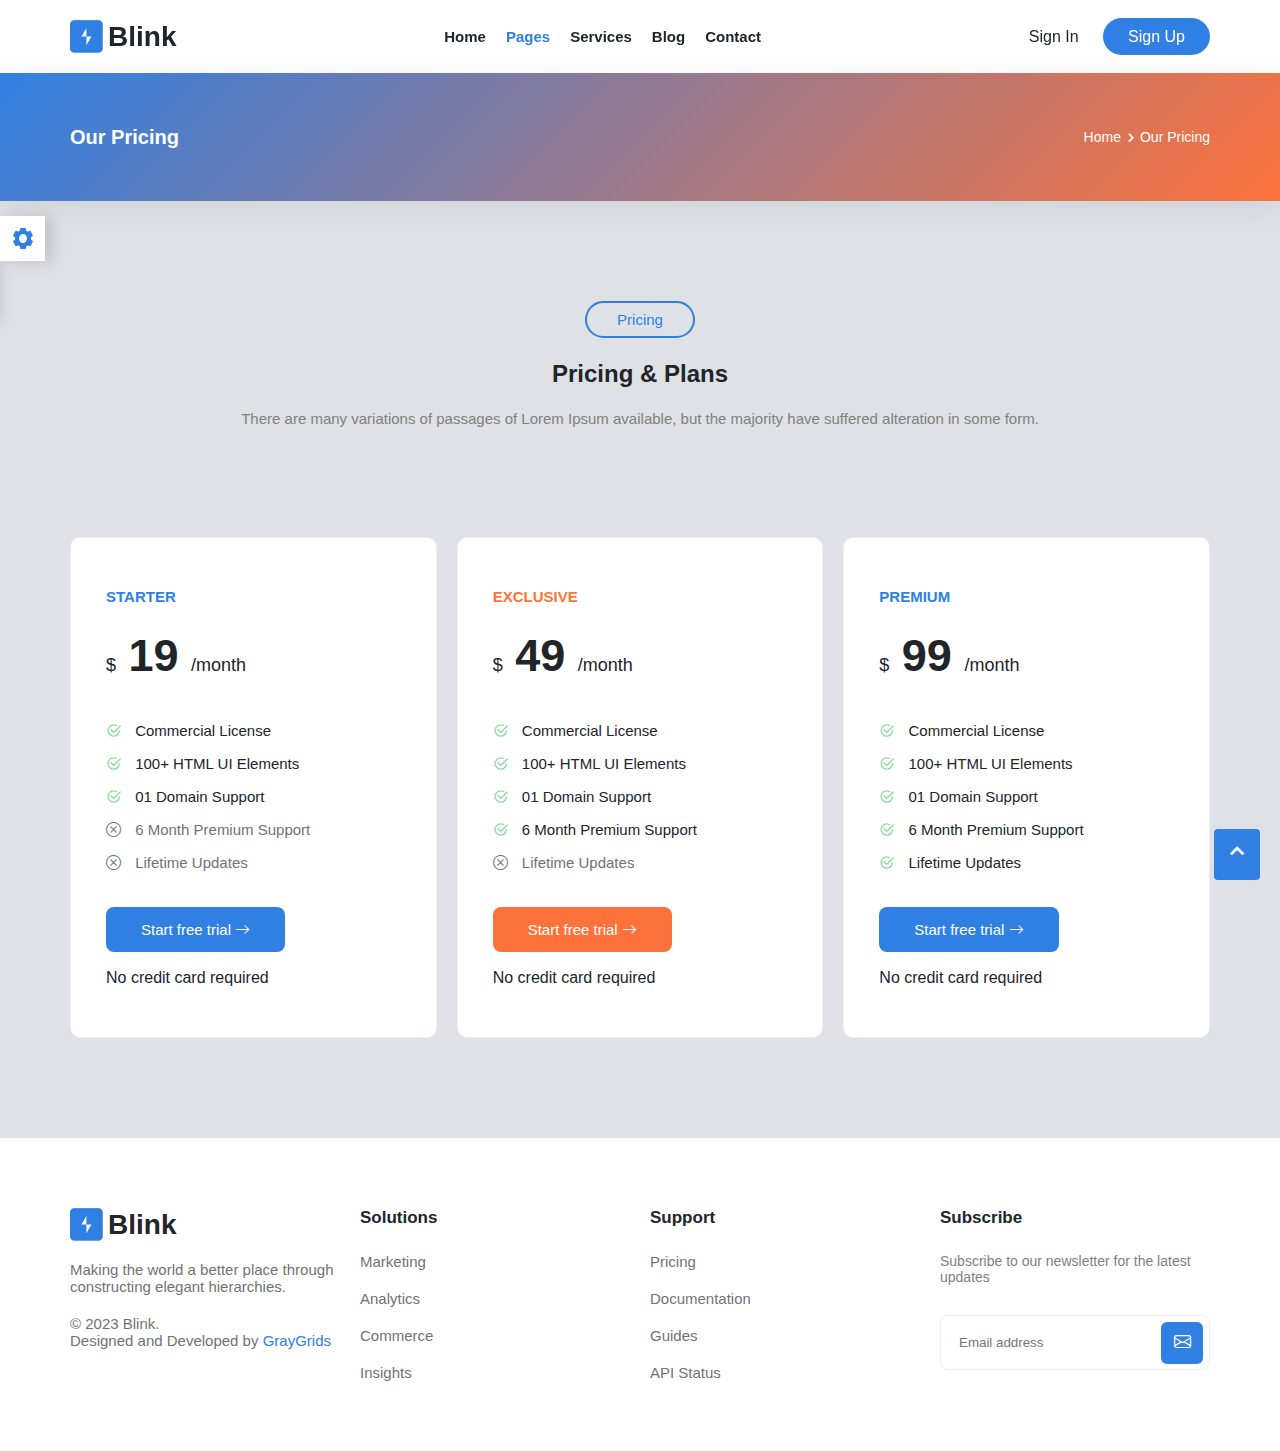
<file: pricing.html>
<!DOCTYPE html>
<html lang="en">
<head>
    <meta charset="UTF-8">
    <meta name="viewport" content="width=device-width, initial-scale=1.0">
    <link rel="icon" href="img/logo.png">
    <title>Blink - Startup & SaaS Bootstrap 5 Template.</title>
    <link rel="stylesheet" href="css/style.css">
    <link rel="stylesheet" href="css/unpkg.com_swiper@10.2.0_swiper-bundle.min.css">
    <link href='https://unpkg.com/boxicons@2.1.4/css/boxicons.min.css' rel='stylesheet'>
    <link rel="stylesheet" href="https://cdn.jsdelivr.net/npm/bootstrap-icons@1.11.1/font/bootstrap-icons.css">
</head>
<body>

    <div id="two" class="header">
        <div class="container">
            <div class="logo">
                <img src="img/logo.png" alt="">
                <h1>Blink</h1>
            </div>
            <div class="collapse">
                <button class="close">
                    <span></span>
                    <span></span>
                    <span></span>
                </button>
                <ul class="links">
                    <li>
                        <a href="#">Home</a>
                        <div class="mega-menu">
                            <ul>
                                <li><a href="index.html">Saas Homepage</a></li>
                                <li><a href="startup.html">Startup Homepage</a></li>
                            </ul>
                        </div>
                    </li>
                    <li>
                        <a class="active" href="#">Pages</a>
                        <div class="mega-menu">
                            <ul>
                                <li><a href="about-us.html">About Us</a></li>
                                <li><a class="active" href="pricing.html">Our Pricing</a></li>
                                <li><a href="services.html">Our Services</a></li>
                                <li><a href="sign-in.html">Sign In</a></li>
                                <li><a href="sign-up.html">Sign Up</a></li>
                                <li><a href="reset.html">Reset Password</a></li>
                                <li><a href="congratulations.html">Mail Success</a></li>
                                <li><a href="error.html">404 Error</a></li>
                            </ul>
                        </div>
                    </li>
                    <li><a href="services.html">Services</a></li>
                    <li>
                        <a href="#">Blog</a>
                        <div class="mega-menu">
                            <ul>
                                <li><a href="blog-grid.html">Blog Grid</a></li>
                                <li><a href="blog-single.html">Blog Single</a></li>
                            </ul>
                        </div>
                    </li>
                    <li><a href="contact.html">Contact</a></li>
                </ul>
            </div>
            <div class="button about-us">
                <a href="sign-in.html">Sign In</a>
                <a href="sign-up.html">Sign Up</a>
            </div>
        </div>
    </div>
    <div class="breadcrumbs">
        <div class="container">
            <div class="breadcrumbs-content">
                <h1>Our Pricing</h1>
            </div>
            <div class="breadcrumb-nav">
                <a href="index.html">Home</a> <i class='bx bx-chevron-right'></i> <a href="#">Our Pricing</a>
            </div>
        </div>
    </div>
    <div class="pricing">
        <div class="container">
            <div class="pricing-text">
                <h3>pricing</h3>
                <h2>Pricing & Plans</h2>
                <p>
                There are many variations of passages of Lorem
                Ipsum available, but the majority have suffered alteration in some form.
                </p>
            </div>
            <div class="pricing-card">
                <div class="single-table">
                    <div class="table-head">
                        <h4>Starter</h4>
                            <h2 class="amount">
                                <span class="currency">$</span>
                                19
                                <span class="duration">/month</span>
                            </h2>
                    </div>
                    <div class="table-content">
                        <p><i class="bi bi-check2-circle"></i> Commercial License</p>
                        <p><i class="bi bi-check2-circle"></i> 100+ HTML UI Elements</p>
                        <p><i class="bi bi-check2-circle"></i> 01 Domain Support</p>
                        <p class="disable"><i class="bi bi-x-circle"></i> 6 Month Premium Support</p>
                        <p class="disable"><i class="bi bi-x-circle"></i> Lifetime Updates</p>
                    </div>
                    <div class="button">
                        <a href="#">Start free trial <i class="bi bi-arrow-right"></i></a>
                    </div>
                    <p class="no-card">No credit card required</p>
                </div>
                <div class="single-table">
                    <div class="table-head">
                        <h4 class="title">EXCLUSIVE</h4>
                            <h2 class="amount">
                                <span class="currency">$</span>
                                49
                                <span class="duration">/month</span>
                            </h2>
                    </div>
                    <div class="table-content">
                        <p><i class="bi bi-check2-circle"></i> Commercial License</p>
                        <p><i class="bi bi-check2-circle"></i> 100+ HTML UI Elements</p>
                        <p><i class="bi bi-check2-circle"></i> 01 Domain Support</p>
                        <p><i class="bi bi-check2-circle"></i> 6 Month Premium Support</p>
                        <p class="disable"><i class="bi bi-x-circle"></i> Lifetime Updates</p>
                    </div>
                    <div class="button">
                        <a class="btn" href="#">Start free trial <i class="bi bi-arrow-right"></i></a>
                    </div>
                    <p class="no-card">No credit card required</p>
                </div>
                <div class="single-table">
                    <div class="table-head">
                        <h4>PREMIUM</h4>
                            <h2 class="amount">
                                <span class="currency">$</span>
                                99
                                <span class="duration">/month</span>
                            </h2>
                    </div>
                    <div class="table-content">
                        <p><i class="bi bi-check2-circle"></i> Commercial License</p>
                        <p><i class="bi bi-check2-circle"></i> 100+ HTML UI Elements</p>
                        <p><i class="bi bi-check2-circle"></i> 01 Domain Support</p>
                        <p><i class="bi bi-check2-circle"></i> 6 Month Premium Support</p>
                        <p><i class="bi bi-check2-circle"></i> Lifetime Updates</p>
                    </div>
                    <div class="button">
                        <a href="#">Start free trial <i class="bi bi-arrow-right"></i></a>
                    </div>
                    <p class="no-card">No credit card required</p>
                </div>
            </div>
        </div>
    </div>
    <div class="footer">
        <div class="container">
            <div class="footer-card">
                <div class="logo">
                    <img src="img/logo.png" alt="">
                    <h1>Blink</h1>
                </div>
                <p>Making the world a better place through constructing elegant hierarchies.</p>
                <div class="copyright-text">
                    <p>© 2023 Blink.</p>
                    <span>Designed and Developed by <a href="#">GrayGrids</a></span>
                </div>
            </div>
            <div class="footer-card">
                <h3>Solutions</h3>
                <p>Marketing</p>
                <p>Analytics</p>
                <p>Commerce</p>
                <p>Insights</p>
            </div>
            <div class="footer-card">
                <h3>Support</h3>
                <p>Pricing</p>
                <p>Documentation</p>
                <p>Guides</p>
                <p>API Status</p>
            </div>
            <div class="footer-card">
                <h3>Subscribe</h3>
                <h4>Subscribe to our newsletter for the latest updates</h4>
                <form action="#">
                    <input name="EMAIL" placeholder="Email address" required="required" type="email">
                    <div class="button">
                        <i class="bi bi-envelope"></i>
                    </div>
                </form>
            </div>
        </div>
    </div>
    <button class="up time"><i class='bx bx-chevron-up'></i></button>
    

    <!-- <i class="bi bi-hand-index"></i>
    <i class="bi bi-heart"></i>
    <i class="bi bi-android2"></i>
    <i class="bi bi-gear"></i>
    <i class="bi bi-layout-text-sidebar-reverse"></i>
    <i class="bi bi-lightning-charge"></i>
    <i class="bi bi-arrow-right"></i>
    <i class="bi bi-currency-dollar"></i>
    <i class="bi bi-envelope"></i>
    <i class='bx bx-sun'></i>
    <i class='bx bx-moon' ></i> 
    <i class="bi bi-list"></i> 
    <i class="bi bi-check2-circle"></i> -->

    <div class="dark-mode">
        <div class="dark-mode-icon">
            <i class="bx bxs-cog"></i>
        </div>
        <div class="main-dark-mode">
            <h3>Dark Mode</h3>
            <ul class="main-color">
                <li>
                    <label class="theme-switch">
                        <input type="checkbox" onclick="darkModeFunction()" class="theme-switch__checkbox">
                        <div class="theme-switch__container">
                          <div class="theme-switch__clouds"></div>
                          <div class="theme-switch__stars-container">
                            <svg xmlns="http://www.w3.org/2000/svg" viewBox="0 0 144 55" fill="none">
                              <path fill-rule="evenodd" clip-rule="evenodd" d="M135.831 3.00688C135.055 3.85027 134.111 4.29946 133 4.35447C134.111 4.40947 135.055 4.85867 135.831 5.71123C136.607 6.55462 136.996 7.56303 136.996 8.72727C136.996 7.95722 137.172 7.25134 137.525 6.59129C137.886 5.93124 138.372 5.39954 138.98 5.00535C139.598 4.60199 140.268 4.39114 141 4.35447C139.88 4.2903 138.936 3.85027 138.16 3.00688C137.384 2.16348 136.996 1.16425 136.996 0C136.996 1.16425 136.607 2.16348 135.831 3.00688ZM31 23.3545C32.1114 23.2995 33.0551 22.8503 33.8313 22.0069C34.6075 21.1635 34.9956 20.1642 34.9956 19C34.9956 20.1642 35.3837 21.1635 36.1599 22.0069C36.9361 22.8503 37.8798 23.2903 39 23.3545C38.2679 23.3911 37.5976 23.602 36.9802 24.0053C36.3716 24.3995 35.8864 24.9312 35.5248 25.5913C35.172 26.2513 34.9956 26.9572 34.9956 27.7273C34.9956 26.563 34.6075 25.5546 33.8313 24.7112C33.0551 23.8587 32.1114 23.4095 31 23.3545ZM0 36.3545C1.11136 36.2995 2.05513 35.8503 2.83131 35.0069C3.6075 34.1635 3.99559 33.1642 3.99559 32C3.99559 33.1642 4.38368 34.1635 5.15987 35.0069C5.93605 35.8503 6.87982 36.2903 8 36.3545C7.26792 36.3911 6.59757 36.602 5.98015 37.0053C5.37155 37.3995 4.88644 37.9312 4.52481 38.5913C4.172 39.2513 3.99559 39.9572 3.99559 40.7273C3.99559 39.563 3.6075 38.5546 2.83131 37.7112C2.05513 36.8587 1.11136 36.4095 0 36.3545ZM56.8313 24.0069C56.0551 24.8503 55.1114 25.2995 54 25.3545C55.1114 25.4095 56.0551 25.8587 56.8313 26.7112C57.6075 27.5546 57.9956 28.563 57.9956 29.7273C57.9956 28.9572 58.172 28.2513 58.5248 27.5913C58.8864 26.9312 59.3716 26.3995 59.9802 26.0053C60.5976 25.602 61.2679 25.3911 62 25.3545C60.8798 25.2903 59.9361 24.8503 59.1599 24.0069C58.3837 23.1635 57.9956 22.1642 57.9956 21C57.9956 22.1642 57.6075 23.1635 56.8313 24.0069ZM81 25.3545C82.1114 25.2995 83.0551 24.8503 83.8313 24.0069C84.6075 23.1635 84.9956 22.1642 84.9956 21C84.9956 22.1642 85.3837 23.1635 86.1599 24.0069C86.9361 24.8503 87.8798 25.2903 89 25.3545C88.2679 25.3911 87.5976 25.602 86.9802 26.0053C86.3716 26.3995 85.8864 26.9312 85.5248 27.5913C85.172 28.2513 84.9956 28.9572 84.9956 29.7273C84.9956 28.563 84.6075 27.5546 83.8313 26.7112C83.0551 25.8587 82.1114 25.4095 81 25.3545ZM136 36.3545C137.111 36.2995 138.055 35.8503 138.831 35.0069C139.607 34.1635 139.996 33.1642 139.996 32C139.996 33.1642 140.384 34.1635 141.16 35.0069C141.936 35.8503 142.88 36.2903 144 36.3545C143.268 36.3911 142.598 36.602 141.98 37.0053C141.372 37.3995 140.886 37.9312 140.525 38.5913C140.172 39.2513 139.996 39.9572 139.996 40.7273C139.996 39.563 139.607 38.5546 138.831 37.7112C138.055 36.8587 137.111 36.4095 136 36.3545ZM101.831 49.0069C101.055 49.8503 100.111 50.2995 99 50.3545C100.111 50.4095 101.055 50.8587 101.831 51.7112C102.607 52.5546 102.996 53.563 102.996 54.7273C102.996 53.9572 103.172 53.2513 103.525 52.5913C103.886 51.9312 104.372 51.3995 104.98 51.0053C105.598 50.602 106.268 50.3911 107 50.3545C105.88 50.2903 104.936 49.8503 104.16 49.0069C103.384 48.1635 102.996 47.1642 102.996 46C102.996 47.1642 102.607 48.1635 101.831 49.0069Z" fill="currentColor"></path>
                            </svg>
                          </div>
                          <div class="theme-switch__circle-container">
                            <div class="theme-switch__sun-moon-container">
                              <div class="theme-switch__moon">
                                <div class="theme-switch__spot"></div>
                                <div class="theme-switch__spot"></div>
                                <div class="theme-switch__spot"></div>
                              </div>
                            </div>
                          </div>
                        </div>
                      </label>
                </li>
            </ul>

        </div>
    </div>

    <script src="js/main.js"></script>
    <script src="js/unpkg.com_swiper@10.2.0_swiper-bundle.min.js"></script>
</body>
</html>
</file>
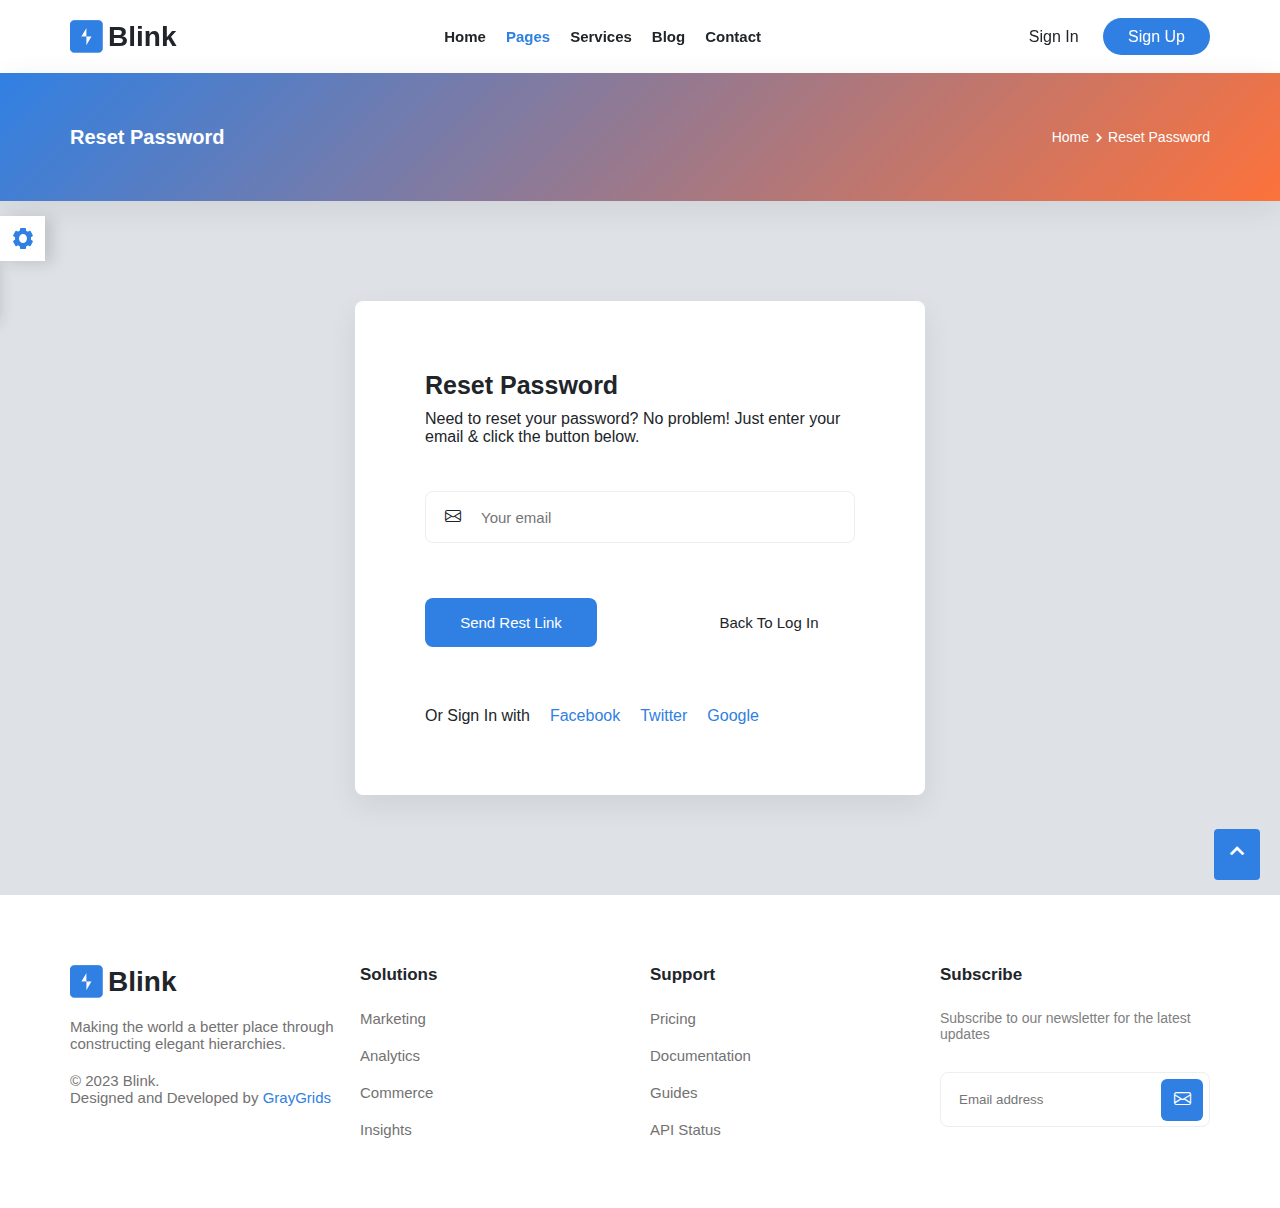
<file: reset.html>
<!DOCTYPE html>
<html lang="en">
<head>
    <meta charset="UTF-8">
    <meta name="viewport" content="width=device-width, initial-scale=1.0">
    <link rel="icon" href="img/logo.png">
    <title>Blink - Startup & SaaS Bootstrap 5 Template.</title>
    <link rel="stylesheet" href="css/style.css">
    <link rel="stylesheet" href="css/unpkg.com_swiper@10.2.0_swiper-bundle.min.css">
    <link href='https://unpkg.com/boxicons@2.1.4/css/boxicons.min.css' rel='stylesheet'>
    <link rel="stylesheet" href="https://cdn.jsdelivr.net/npm/bootstrap-icons@1.11.1/font/bootstrap-icons.css">
</head>
<body>

    <div class="header">
        <div class="container">
            <div class="logo">
                <img src="img/logo.png" alt="">
                <h1>Blink</h1>
            </div>
            <div class="collapse">
                <button class="close">
                    <span></span>
                    <span></span>
                    <span></span>
                </button>
                <ul class="links">
                    <li>
                        <a href="#">Home</a>
                        <div class="mega-menu">
                            <ul>
                                <li><a href="index.html">Saas Homepage</a></li>
                                <li><a href="startup.html">Startup Homepage</a></li>
                            </ul>
                        </div>
                    </li>
                    <li>
                        <a class="active" href="#">Pages</a>
                        <div class="mega-menu">
                            <ul>
                                <li><a href="about-us.html">About Us</a></li>
                                <li><a href="pricing.html">Our Pricing</a></li>
                                <li><a href="services.html">Our Services</a></li>
                                <li><a href="sign-in.html">Sign In</a></li>
                                <li><a href="sign-up.html">Sign Up</a></li>
                                <li><a class="active" href="reset.html">Reset Password</a></li>
                                <li><a href="congratulations.html">Mail Success</a></li>
                                <li><a href="error.html">404 Error</a></li>
                            </ul>
                        </div>
                    </li>
                    <li><a href="services.html">Services</a></li>
                    <li>
                        <a href="#">Blog</a>
                        <div class="mega-menu">
                            <ul>
                                <li><a href="blog-grid.html">Blog Grid</a></li>
                                <li><a href="blog-single.html">Blog Single</a></li>
                            </ul>
                        </div>
                    </li>
                    <li><a href="contact.html">Contact</a></li>
                </ul>
            </div>
            <div class="button about-us">
                <a href="sign-in.html">Sign In</a>
                <a href="sign-up.html">Sign Up</a>
            </div>
        </div>
    </div>
    <div class="breadcrumbs">
        <div class="container">
            <div class="breadcrumbs-content">
                <h1>Reset Password</h1>
            </div>
            <div class="breadcrumb-nav">
                <a href="index.html">Home</a> <i class='bx bx-chevron-right'></i> <a href="#">Reset Password</a>
            </div>
        </div>
    </div>
    <div class="account-login">
        <div class="container">
            <div class="card-body">
                <div class="title">
                    <h3>Reset Password</h3>
                    <p>Need to reset your password? No problem! Just enter your email & click the button below.</p>
                </div>
                <div class="input-head">
                    <div class="input-group">
                        <input class="email" type="email" id="reg-email" placeholder="Your email" required fdprocessedid="2wk8d">
                        <i class="bi bi-envelope"></i>
                    </div>
                </div>
                <div class="button">
                    <button type="submit" fdprocessedid="07pwbb">Send Rest Link</button>
                    <a class="btn" href="sign-in.html">Back to Log in</a>
                </div> 
                <div class="alt-option">
                    <p>Or Sign In with</p>
                    <ul>
                        <li>Facebook</li>
                        <li>Twitter</li>
                        <li>Google</li>
                    </ul>
                </div>
            </div>
        </div>
    </div>
    <div class="footer">
        <div class="container">
            <div class="footer-card">
                <div class="logo">
                    <img src="img/logo.png" alt="">
                    <h1>Blink</h1>
                </div>
                <p>Making the world a better place through constructing elegant hierarchies.</p>
                <div class="copyright-text">
                    <p>© 2023 Blink.</p>
                    <span>Designed and Developed by <a href="#">GrayGrids</a></span>
                </div>
            </div>
            <div class="footer-card">
                <h3>Solutions</h3>
                <p>Marketing</p>
                <p>Analytics</p>
                <p>Commerce</p>
                <p>Insights</p>
            </div>
            <div class="footer-card">
                <h3>Support</h3>
                <p>Pricing</p>
                <p>Documentation</p>
                <p>Guides</p>
                <p>API Status</p>
            </div>
            <div class="footer-card">
                <h3>Subscribe</h3>
                <h4>Subscribe to our newsletter for the latest updates</h4>
                <form action="#">
                    <input name="EMAIL" placeholder="Email address" required="required" type="email">
                    <div class="button">
                        <i class="bi bi-envelope"></i>
                    </div>
                </form>
            </div>
        </div>
    </div>
    <button class="up time"><i class='bx bx-chevron-up'></i></button>
    

    <!-- <i class="bi bi-hand-index"></i>
    <i class="bi bi-heart"></i>
    <i class="bi bi-android2"></i>
    <i class="bi bi-gear"></i>
    <i class="bi bi-layout-text-sidebar-reverse"></i>
    <i class="bi bi-lightning-charge"></i>
    <i class="bi bi-arrow-right"></i>
    <i class="bi bi-currency-dollar"></i>
    <i class="bi bi-envelope"></i>
    <i class='bx bx-sun'></i>
    <i class='bx bx-moon' ></i> 
    <i class="bi bi-list"></i> 
    <i class="bi bi-check2-circle"></i> -->

    <div class="dark-mode">
        <div class="dark-mode-icon">
            <i class="bx bxs-cog"></i>
        </div>
        <div class="main-dark-mode">
            <h3>Dark Mode</h3>
            <ul class="main-color">
                <li>
                    <label class="theme-switch">
                        <input type="checkbox" onclick="darkModeFunction()" class="theme-switch__checkbox">
                        <div class="theme-switch__container">
                          <div class="theme-switch__clouds"></div>
                          <div class="theme-switch__stars-container">
                            <svg xmlns="http://www.w3.org/2000/svg" viewBox="0 0 144 55" fill="none">
                              <path fill-rule="evenodd" clip-rule="evenodd" d="M135.831 3.00688C135.055 3.85027 134.111 4.29946 133 4.35447C134.111 4.40947 135.055 4.85867 135.831 5.71123C136.607 6.55462 136.996 7.56303 136.996 8.72727C136.996 7.95722 137.172 7.25134 137.525 6.59129C137.886 5.93124 138.372 5.39954 138.98 5.00535C139.598 4.60199 140.268 4.39114 141 4.35447C139.88 4.2903 138.936 3.85027 138.16 3.00688C137.384 2.16348 136.996 1.16425 136.996 0C136.996 1.16425 136.607 2.16348 135.831 3.00688ZM31 23.3545C32.1114 23.2995 33.0551 22.8503 33.8313 22.0069C34.6075 21.1635 34.9956 20.1642 34.9956 19C34.9956 20.1642 35.3837 21.1635 36.1599 22.0069C36.9361 22.8503 37.8798 23.2903 39 23.3545C38.2679 23.3911 37.5976 23.602 36.9802 24.0053C36.3716 24.3995 35.8864 24.9312 35.5248 25.5913C35.172 26.2513 34.9956 26.9572 34.9956 27.7273C34.9956 26.563 34.6075 25.5546 33.8313 24.7112C33.0551 23.8587 32.1114 23.4095 31 23.3545ZM0 36.3545C1.11136 36.2995 2.05513 35.8503 2.83131 35.0069C3.6075 34.1635 3.99559 33.1642 3.99559 32C3.99559 33.1642 4.38368 34.1635 5.15987 35.0069C5.93605 35.8503 6.87982 36.2903 8 36.3545C7.26792 36.3911 6.59757 36.602 5.98015 37.0053C5.37155 37.3995 4.88644 37.9312 4.52481 38.5913C4.172 39.2513 3.99559 39.9572 3.99559 40.7273C3.99559 39.563 3.6075 38.5546 2.83131 37.7112C2.05513 36.8587 1.11136 36.4095 0 36.3545ZM56.8313 24.0069C56.0551 24.8503 55.1114 25.2995 54 25.3545C55.1114 25.4095 56.0551 25.8587 56.8313 26.7112C57.6075 27.5546 57.9956 28.563 57.9956 29.7273C57.9956 28.9572 58.172 28.2513 58.5248 27.5913C58.8864 26.9312 59.3716 26.3995 59.9802 26.0053C60.5976 25.602 61.2679 25.3911 62 25.3545C60.8798 25.2903 59.9361 24.8503 59.1599 24.0069C58.3837 23.1635 57.9956 22.1642 57.9956 21C57.9956 22.1642 57.6075 23.1635 56.8313 24.0069ZM81 25.3545C82.1114 25.2995 83.0551 24.8503 83.8313 24.0069C84.6075 23.1635 84.9956 22.1642 84.9956 21C84.9956 22.1642 85.3837 23.1635 86.1599 24.0069C86.9361 24.8503 87.8798 25.2903 89 25.3545C88.2679 25.3911 87.5976 25.602 86.9802 26.0053C86.3716 26.3995 85.8864 26.9312 85.5248 27.5913C85.172 28.2513 84.9956 28.9572 84.9956 29.7273C84.9956 28.563 84.6075 27.5546 83.8313 26.7112C83.0551 25.8587 82.1114 25.4095 81 25.3545ZM136 36.3545C137.111 36.2995 138.055 35.8503 138.831 35.0069C139.607 34.1635 139.996 33.1642 139.996 32C139.996 33.1642 140.384 34.1635 141.16 35.0069C141.936 35.8503 142.88 36.2903 144 36.3545C143.268 36.3911 142.598 36.602 141.98 37.0053C141.372 37.3995 140.886 37.9312 140.525 38.5913C140.172 39.2513 139.996 39.9572 139.996 40.7273C139.996 39.563 139.607 38.5546 138.831 37.7112C138.055 36.8587 137.111 36.4095 136 36.3545ZM101.831 49.0069C101.055 49.8503 100.111 50.2995 99 50.3545C100.111 50.4095 101.055 50.8587 101.831 51.7112C102.607 52.5546 102.996 53.563 102.996 54.7273C102.996 53.9572 103.172 53.2513 103.525 52.5913C103.886 51.9312 104.372 51.3995 104.98 51.0053C105.598 50.602 106.268 50.3911 107 50.3545C105.88 50.2903 104.936 49.8503 104.16 49.0069C103.384 48.1635 102.996 47.1642 102.996 46C102.996 47.1642 102.607 48.1635 101.831 49.0069Z" fill="currentColor"></path>
                            </svg>
                          </div>
                          <div class="theme-switch__circle-container">
                            <div class="theme-switch__sun-moon-container">
                              <div class="theme-switch__moon">
                                <div class="theme-switch__spot"></div>
                                <div class="theme-switch__spot"></div>
                                <div class="theme-switch__spot"></div>
                              </div>
                            </div>
                          </div>
                        </div>
                      </label>
                </li>
            </ul>

        </div>
    </div>

    <script src="js/main.js"></script>
    <script src="js/unpkg.com_swiper@10.2.0_swiper-bundle.min.js"></script>
</body>
</html>
</file>
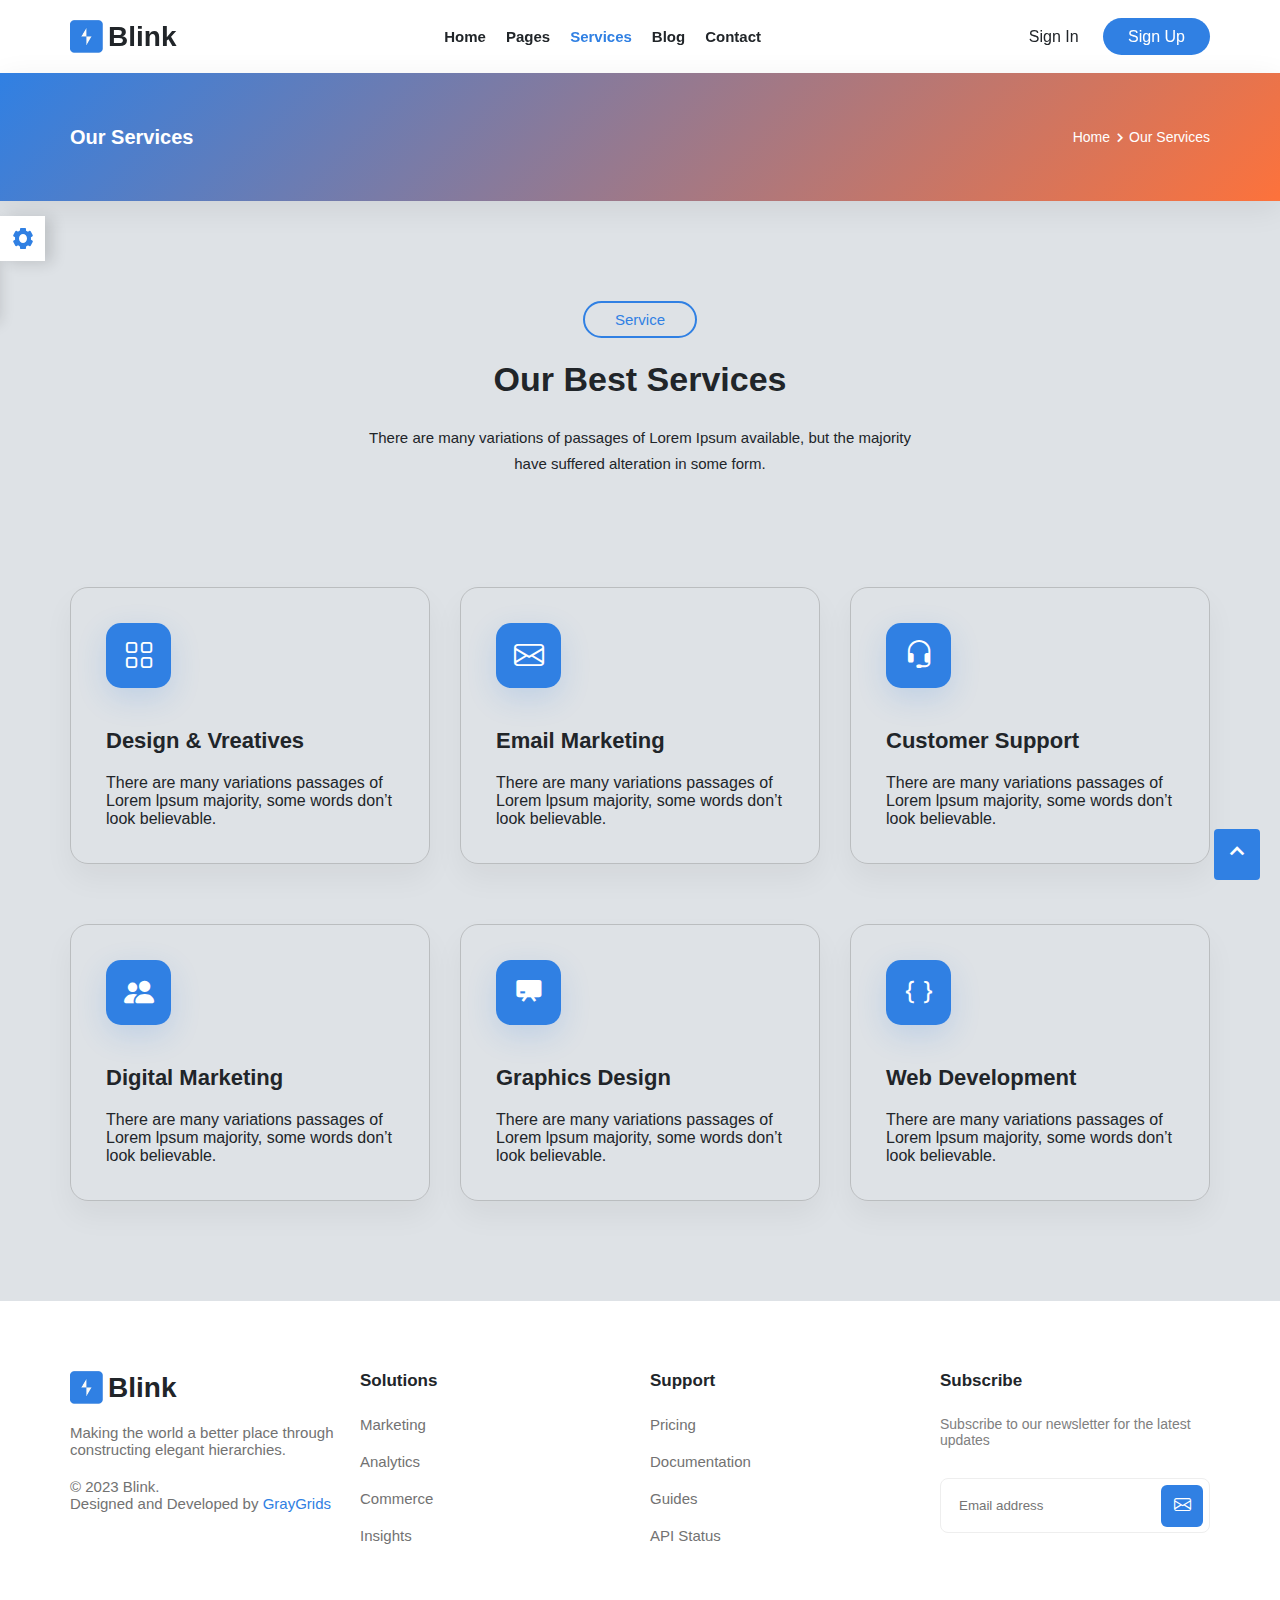
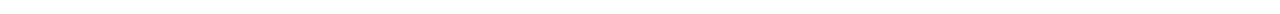
<file: services.html>
<!DOCTYPE html>
<html lang="en">
<head>
    <meta charset="UTF-8">
    <meta name="viewport" content="width=device-width, initial-scale=1.0">
    <link rel="icon" href="img/logo.png">
    <title>Blink - Startup & SaaS Bootstrap 5 Template.</title>
    <link rel="stylesheet" href="css/style.css">
    <link rel="stylesheet" href="css/unpkg.com_swiper@10.2.0_swiper-bundle.min.css">
    <link href='https://unpkg.com/boxicons@2.1.4/css/boxicons.min.css' rel='stylesheet'>
    <link rel="stylesheet" href="https://cdn.jsdelivr.net/npm/bootstrap-icons@1.11.1/font/bootstrap-icons.css">
</head>
<body>

    <div id="two" class="header">
        <div class="container">
            <div class="logo">
                <img src="img/logo.png" alt="">
                <h1>Blink</h1>
            </div>
            <div class="collapse">
                <button class="close">
                    <span></span>
                    <span></span>
                    <span></span>
                </button>
                <ul class="links">
                    <li>
                        <a href="#">Home</a>
                        <div class="mega-menu">
                            <ul>
                                <li><a href="index.html">Saas Homepage</a></li>
                                <li><a href="startup.html">Startup Homepage</a></li>
                            </ul>
                        </div>
                    </li>
                    <li>
                        <a href="#">Pages</a>
                        <div class="mega-menu">
                            <ul>
                                <li><a href="about-us.html">About Us</a></li>
                                <li><a href="pricing.html">Our Pricing</a></li>
                                <li><a href="services.html">Our Services</a></li>
                                <li><a href="sign-in.html">Sign In</a></li>
                                <li><a href="sign-up.html">Sign Up</a></li>
                                <li><a href="reset.html">Reset Password</a></li>
                                <li><a href="congratulations.html">Mail Success</a></li>
                                <li><a href="error.html">404 Error</a></li>
                            </ul>
                        </div>
                    </li>
                    <li><a class="active" href="services.html">Services</a></li>
                    <li>
                        <a href="#">Blog</a>
                        <div class="mega-menu">
                            <ul>
                                <li><a href="blog-grid.html">Blog Grid</a></li>
                                <li><a href="blog-single.html">Blog Single</a></li>
                            </ul>
                        </div>
                    </li>
                    <li><a href="contact.html">Contact</a></li>
                </ul>
            </div>
            <div class="button about-us">
                <a href="sign-in.html">Sign In</a>
                <a href="sign-up.html">Sign Up</a>
            </div>
        </div>
    </div>
    <div class="breadcrumbs">
        <div class="container">
            <div class="breadcrumbs-content">
                <h1>Our Services</h1>
            </div>
            <div class="breadcrumb-nav">
                <a href="index.html">Home</a> <i class='bx bx-chevron-right'></i> <a href="#">Our Services</a>
            </div>
        </div>
    </div>
    <div class="services">
        <div class="container">
            <div class="noob">
                <h3>Service</h3>
                <h2>Our Best Services</h2>
                <p>
                    There are many variations of passages of Lorem
                    Ipsum available, but the majority have suffered alteration in some form.
                </p>
            </div>
            <div class="noob">
                <div class="free">
                    <div class="service-icon blue-icon">
                        <i class="bi bi-grid"></i>
                    </div>
                    <h3>Design & Vreatives</h3>
                    <p>
                        There are many variations passages of Lorem lpsum majority, some words don’t look believable. 
                    </p>
                </div>
                <div class="free">
                    <div class="service-icon blue-icon">
                        <i class="bi bi-envelope"></i>
                    </div>
                    <h3>Email Marketing</h3>
                    <p>
                        There are many variations passages of Lorem lpsum majority, some words don’t look believable. 
                    </p>
                </div>
                <div class="free">
                    <div class="service-icon blue-icon">
                        <i class="bi bi-headset"></i>
                    </div>
                    <h3>Customer Support</h3>
                    <p>
                        There are many variations passages of Lorem lpsum majority, some words don’t look believable. 
                    </p>
                </div>
                <div class="free">
                    <div class="service-icon blue-icon">
                        <i class="bi bi-people-fill"></i>
                    </div>
                    <h3>Digital Marketing</h3>
                    <p>
                        There are many variations passages of Lorem lpsum majority, some words don’t look believable. 
                    </p>
                </div>
                <div class="free">
                    <div class="service-icon blue-icon">
                        <i class='bx bxs-chalkboard'></i>
                    </div>
                    <h3>Graphics Design</h3>
                    <p>
                        There are many variations passages of Lorem lpsum majority, some words don’t look believable. 
                    </p>
                </div>
                <div class="free">
                    <div class="service-icon blue-icon">
                        <i class="bi bi-braces"></i>
                    </div>
                    <h3>Web Development</h3>
                    <p>
                        There are many variations passages of Lorem lpsum majority, some words don’t look believable. 
                    </p>
                </div>
            </div>
        </div>
    </div>
    <div class="footer">
        <div class="container">
            <div class="footer-card">
                <div class="logo">
                    <img src="img/logo.png" alt="">
                    <h1>Blink</h1>
                </div>
                <p>Making the world a better place through constructing elegant hierarchies.</p>
                <div class="copyright-text">
                    <p>© 2023 Blink.</p>
                    <span>Designed and Developed by <a href="#">GrayGrids</a></span>
                </div>
            </div>
            <div class="footer-card">
                <h3>Solutions</h3>
                <p>Marketing</p>
                <p>Analytics</p>
                <p>Commerce</p>
                <p>Insights</p>
            </div>
            <div class="footer-card">
                <h3>Support</h3>
                <p>Pricing</p>
                <p>Documentation</p>
                <p>Guides</p>
                <p>API Status</p>
            </div>
            <div class="footer-card">
                <h3>Subscribe</h3>
                <h4>Subscribe to our newsletter for the latest updates</h4>
                <form action="#">
                    <input name="EMAIL" placeholder="Email address" required="required" type="email">
                    <div class="button">
                        <i class="bi bi-envelope"></i>
                    </div>
                </form>
            </div>
        </div>
    </div>
    <button class="up time"><i class='bx bx-chevron-up'></i></button>
    

    <!-- <i class="bi bi-hand-index"></i>
    <i class="bi bi-heart"></i>
    <i class="bi bi-android2"></i>
    <i class="bi bi-gear"></i>
    <i class="bi bi-layout-text-sidebar-reverse"></i>
    <i class="bi bi-lightning-charge"></i>
    <i class="bi bi-arrow-right"></i>
    <i class="bi bi-currency-dollar"></i>
    <i class="bi bi-envelope"></i>
    <i class='bx bx-sun'></i>
    <i class='bx bx-moon' ></i> 
    <i class="bi bi-list"></i> 
    <i class="bi bi-check2-circle"></i> -->

    <div class="dark-mode">
        <div class="dark-mode-icon">
            <i class="bx bxs-cog"></i>
        </div>
        <div class="main-dark-mode">
            <h3>Dark Mode</h3>
            <ul class="main-color">
                <li>
                    <label class="theme-switch">
                        <input type="checkbox" onclick="darkModeFunction()" class="theme-switch__checkbox">
                        <div class="theme-switch__container">
                          <div class="theme-switch__clouds"></div>
                          <div class="theme-switch__stars-container">
                            <svg xmlns="http://www.w3.org/2000/svg" viewBox="0 0 144 55" fill="none">
                              <path fill-rule="evenodd" clip-rule="evenodd" d="M135.831 3.00688C135.055 3.85027 134.111 4.29946 133 4.35447C134.111 4.40947 135.055 4.85867 135.831 5.71123C136.607 6.55462 136.996 7.56303 136.996 8.72727C136.996 7.95722 137.172 7.25134 137.525 6.59129C137.886 5.93124 138.372 5.39954 138.98 5.00535C139.598 4.60199 140.268 4.39114 141 4.35447C139.88 4.2903 138.936 3.85027 138.16 3.00688C137.384 2.16348 136.996 1.16425 136.996 0C136.996 1.16425 136.607 2.16348 135.831 3.00688ZM31 23.3545C32.1114 23.2995 33.0551 22.8503 33.8313 22.0069C34.6075 21.1635 34.9956 20.1642 34.9956 19C34.9956 20.1642 35.3837 21.1635 36.1599 22.0069C36.9361 22.8503 37.8798 23.2903 39 23.3545C38.2679 23.3911 37.5976 23.602 36.9802 24.0053C36.3716 24.3995 35.8864 24.9312 35.5248 25.5913C35.172 26.2513 34.9956 26.9572 34.9956 27.7273C34.9956 26.563 34.6075 25.5546 33.8313 24.7112C33.0551 23.8587 32.1114 23.4095 31 23.3545ZM0 36.3545C1.11136 36.2995 2.05513 35.8503 2.83131 35.0069C3.6075 34.1635 3.99559 33.1642 3.99559 32C3.99559 33.1642 4.38368 34.1635 5.15987 35.0069C5.93605 35.8503 6.87982 36.2903 8 36.3545C7.26792 36.3911 6.59757 36.602 5.98015 37.0053C5.37155 37.3995 4.88644 37.9312 4.52481 38.5913C4.172 39.2513 3.99559 39.9572 3.99559 40.7273C3.99559 39.563 3.6075 38.5546 2.83131 37.7112C2.05513 36.8587 1.11136 36.4095 0 36.3545ZM56.8313 24.0069C56.0551 24.8503 55.1114 25.2995 54 25.3545C55.1114 25.4095 56.0551 25.8587 56.8313 26.7112C57.6075 27.5546 57.9956 28.563 57.9956 29.7273C57.9956 28.9572 58.172 28.2513 58.5248 27.5913C58.8864 26.9312 59.3716 26.3995 59.9802 26.0053C60.5976 25.602 61.2679 25.3911 62 25.3545C60.8798 25.2903 59.9361 24.8503 59.1599 24.0069C58.3837 23.1635 57.9956 22.1642 57.9956 21C57.9956 22.1642 57.6075 23.1635 56.8313 24.0069ZM81 25.3545C82.1114 25.2995 83.0551 24.8503 83.8313 24.0069C84.6075 23.1635 84.9956 22.1642 84.9956 21C84.9956 22.1642 85.3837 23.1635 86.1599 24.0069C86.9361 24.8503 87.8798 25.2903 89 25.3545C88.2679 25.3911 87.5976 25.602 86.9802 26.0053C86.3716 26.3995 85.8864 26.9312 85.5248 27.5913C85.172 28.2513 84.9956 28.9572 84.9956 29.7273C84.9956 28.563 84.6075 27.5546 83.8313 26.7112C83.0551 25.8587 82.1114 25.4095 81 25.3545ZM136 36.3545C137.111 36.2995 138.055 35.8503 138.831 35.0069C139.607 34.1635 139.996 33.1642 139.996 32C139.996 33.1642 140.384 34.1635 141.16 35.0069C141.936 35.8503 142.88 36.2903 144 36.3545C143.268 36.3911 142.598 36.602 141.98 37.0053C141.372 37.3995 140.886 37.9312 140.525 38.5913C140.172 39.2513 139.996 39.9572 139.996 40.7273C139.996 39.563 139.607 38.5546 138.831 37.7112C138.055 36.8587 137.111 36.4095 136 36.3545ZM101.831 49.0069C101.055 49.8503 100.111 50.2995 99 50.3545C100.111 50.4095 101.055 50.8587 101.831 51.7112C102.607 52.5546 102.996 53.563 102.996 54.7273C102.996 53.9572 103.172 53.2513 103.525 52.5913C103.886 51.9312 104.372 51.3995 104.98 51.0053C105.598 50.602 106.268 50.3911 107 50.3545C105.88 50.2903 104.936 49.8503 104.16 49.0069C103.384 48.1635 102.996 47.1642 102.996 46C102.996 47.1642 102.607 48.1635 101.831 49.0069Z" fill="currentColor"></path>
                            </svg>
                          </div>
                          <div class="theme-switch__circle-container">
                            <div class="theme-switch__sun-moon-container">
                              <div class="theme-switch__moon">
                                <div class="theme-switch__spot"></div>
                                <div class="theme-switch__spot"></div>
                                <div class="theme-switch__spot"></div>
                              </div>
                            </div>
                          </div>
                        </div>
                      </label>
                </li>
            </ul>

        </div>
    </div>

    <script src="js/main.js"></script>
    <script src="js/unpkg.com_swiper@10.2.0_swiper-bundle.min.js"></script>
</body>
</html>
</file>
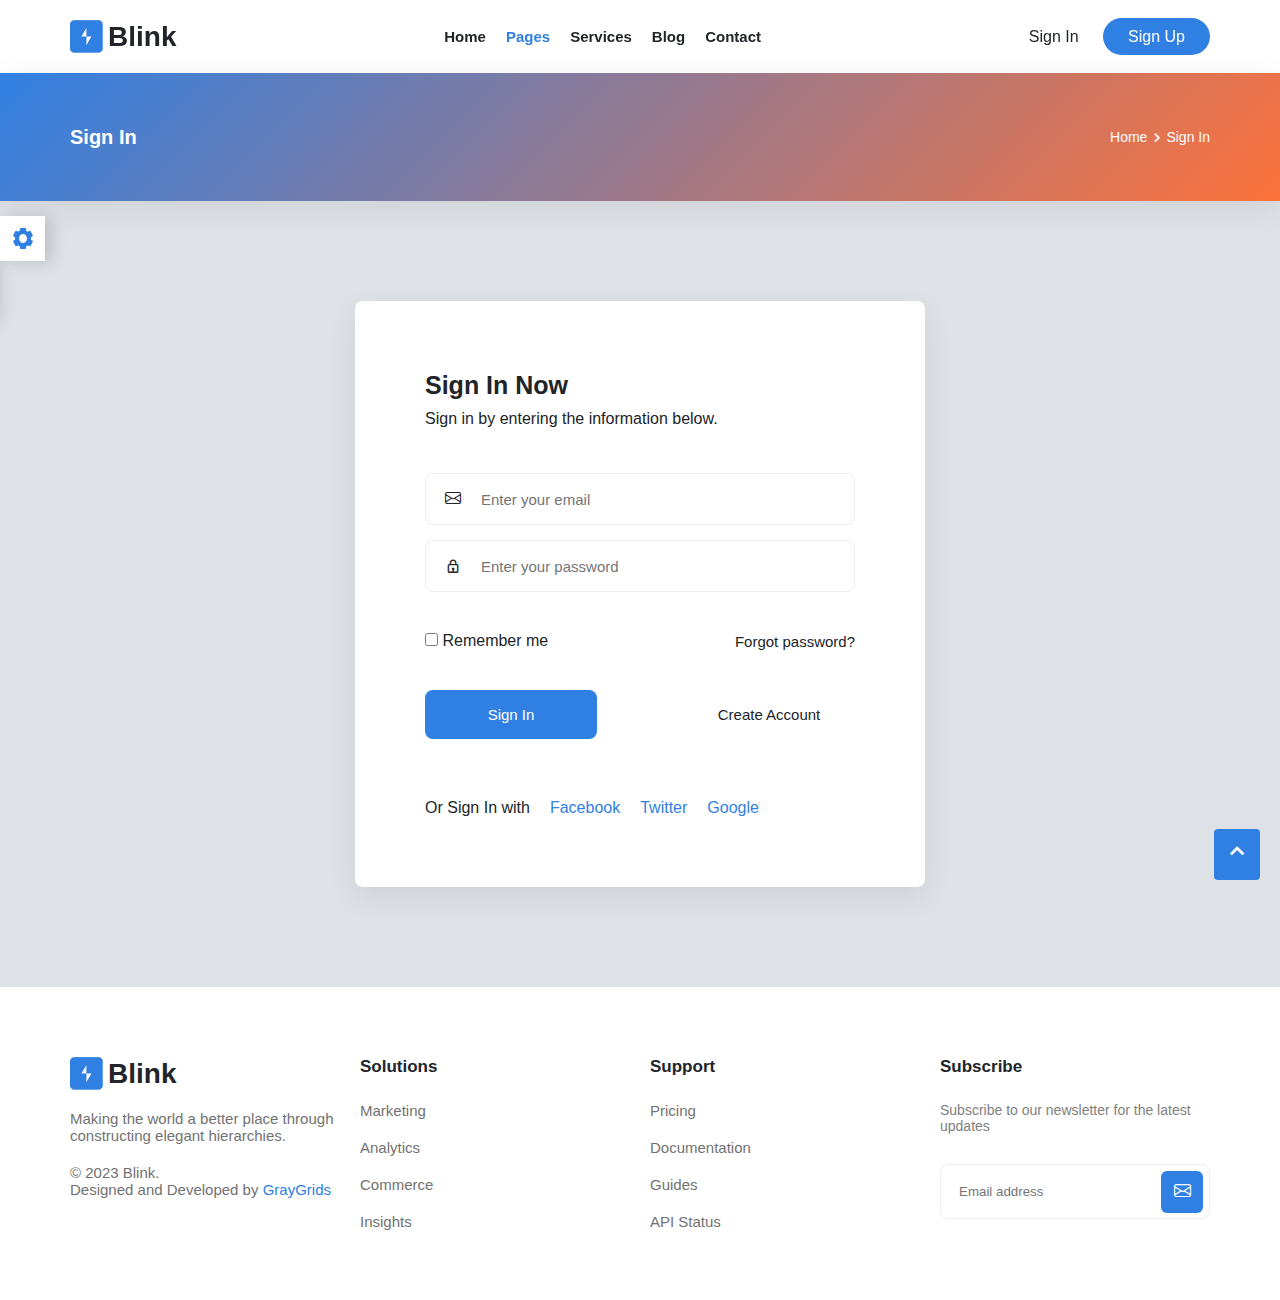
<file: sign-in.html>
<!DOCTYPE html>
<html lang="en">
<head>
    <meta charset="UTF-8">
    <meta name="viewport" content="width=device-width, initial-scale=1.0">
    <link rel="icon" href="img/logo.png">
    <title>Blink - Startup & SaaS Bootstrap 5 Template.</title>
    <link rel="stylesheet" href="css/style.css">
    <link rel="stylesheet" href="css/unpkg.com_swiper@10.2.0_swiper-bundle.min.css">
    <link href='https://unpkg.com/boxicons@2.1.4/css/boxicons.min.css' rel='stylesheet'>
    <link rel="stylesheet" href="https://cdn.jsdelivr.net/npm/bootstrap-icons@1.11.1/font/bootstrap-icons.css">
</head>
<body>

    <div class="header">
        <div class="container">
            <div class="logo">
                <img src="img/logo.png" alt="">
                <h1>Blink</h1>
            </div>
            <div class="collapse">
                <button class="close">
                    <span></span>
                    <span></span>
                    <span></span>
                </button>
                <ul class="links">
                    <li>
                        <a href="#">Home</a>
                        <div class="mega-menu">
                            <ul>
                                <li><a href="index.html">Saas Homepage</a></li>
                                <li><a href="startup.html">Startup Homepage</a></li>
                            </ul>
                        </div>
                    </li>
                    <li>
                        <a class="active" href="#">Pages</a>
                        <div class="mega-menu">
                            <ul>
                                <li><a href="about-us.html">About Us</a></li>
                                <li><a href="pricing.html">Our Pricing</a></li>
                                <li><a href="services.html">Our Services</a></li>
                                <li><a class="active" href="sign-in.html">Sign In</a></li>
                                <li><a href="sign-up.html">Sign Up</a></li>
                                <li><a href="reset.html">Reset Password</a></li>
                                <li><a href="congratulations.html">Mail Success</a></li>
                                <li><a href="error.html">404 Error</a></li>
                            </ul>
                        </div>
                    </li>
                    <li><a href="services.html">Services</a></li>
                    <li>
                        <a href="#">Blog</a>
                        <div class="mega-menu">
                            <ul>
                                <li><a href="blog-grid.html">Blog Grid</a></li>
                                <li><a href="blog-single.html">Blog Single</a></li>
                            </ul>
                        </div>
                    </li>
                    <li><a href="contact.html">Contact</a></li>
                </ul>
            </div>
            <div class="button about-us">
                <a href="sign-in.html">Sign In</a>
                <a href="sign-up.html">Sign Up</a>
            </div>
        </div>
    </div>
    <div class="breadcrumbs">
        <div class="container">
            <div class="breadcrumbs-content">
                <h1>Sign In</h1>
            </div>
            <div class="breadcrumb-nav">
                <a href="index.html">Home</a> <i class='bx bx-chevron-right'></i> <a href="#">Sign In</a>
            </div>
        </div>
    </div>
    <div class="account-login">
        <div class="container">
            <div class="card-body">
                <div class="title">
                    <h3>Sign In Now</h3>
                    <p>Sign in by entering the information below.</p>
                </div>
                <div class="input-head">
                    <div class="input-group">
                        <input class="email" type="email" id="reg-email" placeholder="Enter your email" required fdprocessedid="2wk8d">
                        <i class="bi bi-envelope"></i>
                    </div>
                    <div class="input-group">
                        <input class="password" type="password" id="reg-pass" placeholder="Enter your password" required fdprocessedid="6e5t29">
                        <i class='bx bx-lock' ></i>
                    </div>
                </div>
                <div class="form-group">
                    <div class="form-check">
                        <input type="checkbox" class="form-check-input width-auto" id="exampleCheck1">
                        <label class="form-check-label">Remember me</label>
                    </div>
                    <a href="reset-password.html">Forgot password?</a>
                </div>
                <div class="button">
                    <button type="submit" fdprocessedid="07pwbb">Sign In</button>
                    <a class="btn" href="sign-up.html">Create Account</a>
                </div> 
                <div class="alt-option">
                    <p>Or Sign In with</p>
                    <ul>
                        <li>Facebook</li>
                        <li>Twitter</li>
                        <li>Google</li>
                    </ul>
                </div>
            </div>
        </div>
    </div>
    <div class="footer">
        <div class="container">
            <div class="footer-card">
                <div class="logo">
                    <img src="img/logo.png" alt="">
                    <h1>Blink</h1>
                </div>
                <p>Making the world a better place through constructing elegant hierarchies.</p>
                <div class="copyright-text">
                    <p>© 2023 Blink.</p>
                    <span>Designed and Developed by <a href="#">GrayGrids</a></span>
                </div>
            </div>
            <div class="footer-card">
                <h3>Solutions</h3>
                <p>Marketing</p>
                <p>Analytics</p>
                <p>Commerce</p>
                <p>Insights</p>
            </div>
            <div class="footer-card">
                <h3>Support</h3>
                <p>Pricing</p>
                <p>Documentation</p>
                <p>Guides</p>
                <p>API Status</p>
            </div>
            <div class="footer-card">
                <h3>Subscribe</h3>
                <h4>Subscribe to our newsletter for the latest updates</h4>
                <form action="#">
                    <input name="EMAIL" placeholder="Email address" required="required" type="email">
                    <div class="button">
                        <i class="bi bi-envelope"></i>
                    </div>
                </form>
            </div>
        </div>
    </div>
    <button class="up time"><i class='bx bx-chevron-up'></i></button>
    

    <!-- <i class="bi bi-hand-index"></i>
    <i class="bi bi-heart"></i>
    <i class="bi bi-android2"></i>
    <i class="bi bi-gear"></i>
    <i class="bi bi-layout-text-sidebar-reverse"></i>
    <i class="bi bi-lightning-charge"></i>
    <i class="bi bi-arrow-right"></i>
    <i class="bi bi-currency-dollar"></i>
    <i class="bi bi-envelope"></i>
    <i class='bx bx-sun'></i>
    <i class='bx bx-moon' ></i> 
    <i class="bi bi-list"></i> 
    <i class="bi bi-check2-circle"></i> -->

    <div class="dark-mode">
        <div class="dark-mode-icon">
            <i class="bx bxs-cog"></i>
        </div>
        <div class="main-dark-mode">
            <h3>Dark Mode</h3>
            <ul class="main-color">
                <li>
                    <label class="theme-switch">
                        <input type="checkbox" onclick="darkModeFunction()" class="theme-switch__checkbox">
                        <div class="theme-switch__container">
                          <div class="theme-switch__clouds"></div>
                          <div class="theme-switch__stars-container">
                            <svg xmlns="http://www.w3.org/2000/svg" viewBox="0 0 144 55" fill="none">
                              <path fill-rule="evenodd" clip-rule="evenodd" d="M135.831 3.00688C135.055 3.85027 134.111 4.29946 133 4.35447C134.111 4.40947 135.055 4.85867 135.831 5.71123C136.607 6.55462 136.996 7.56303 136.996 8.72727C136.996 7.95722 137.172 7.25134 137.525 6.59129C137.886 5.93124 138.372 5.39954 138.98 5.00535C139.598 4.60199 140.268 4.39114 141 4.35447C139.88 4.2903 138.936 3.85027 138.16 3.00688C137.384 2.16348 136.996 1.16425 136.996 0C136.996 1.16425 136.607 2.16348 135.831 3.00688ZM31 23.3545C32.1114 23.2995 33.0551 22.8503 33.8313 22.0069C34.6075 21.1635 34.9956 20.1642 34.9956 19C34.9956 20.1642 35.3837 21.1635 36.1599 22.0069C36.9361 22.8503 37.8798 23.2903 39 23.3545C38.2679 23.3911 37.5976 23.602 36.9802 24.0053C36.3716 24.3995 35.8864 24.9312 35.5248 25.5913C35.172 26.2513 34.9956 26.9572 34.9956 27.7273C34.9956 26.563 34.6075 25.5546 33.8313 24.7112C33.0551 23.8587 32.1114 23.4095 31 23.3545ZM0 36.3545C1.11136 36.2995 2.05513 35.8503 2.83131 35.0069C3.6075 34.1635 3.99559 33.1642 3.99559 32C3.99559 33.1642 4.38368 34.1635 5.15987 35.0069C5.93605 35.8503 6.87982 36.2903 8 36.3545C7.26792 36.3911 6.59757 36.602 5.98015 37.0053C5.37155 37.3995 4.88644 37.9312 4.52481 38.5913C4.172 39.2513 3.99559 39.9572 3.99559 40.7273C3.99559 39.563 3.6075 38.5546 2.83131 37.7112C2.05513 36.8587 1.11136 36.4095 0 36.3545ZM56.8313 24.0069C56.0551 24.8503 55.1114 25.2995 54 25.3545C55.1114 25.4095 56.0551 25.8587 56.8313 26.7112C57.6075 27.5546 57.9956 28.563 57.9956 29.7273C57.9956 28.9572 58.172 28.2513 58.5248 27.5913C58.8864 26.9312 59.3716 26.3995 59.9802 26.0053C60.5976 25.602 61.2679 25.3911 62 25.3545C60.8798 25.2903 59.9361 24.8503 59.1599 24.0069C58.3837 23.1635 57.9956 22.1642 57.9956 21C57.9956 22.1642 57.6075 23.1635 56.8313 24.0069ZM81 25.3545C82.1114 25.2995 83.0551 24.8503 83.8313 24.0069C84.6075 23.1635 84.9956 22.1642 84.9956 21C84.9956 22.1642 85.3837 23.1635 86.1599 24.0069C86.9361 24.8503 87.8798 25.2903 89 25.3545C88.2679 25.3911 87.5976 25.602 86.9802 26.0053C86.3716 26.3995 85.8864 26.9312 85.5248 27.5913C85.172 28.2513 84.9956 28.9572 84.9956 29.7273C84.9956 28.563 84.6075 27.5546 83.8313 26.7112C83.0551 25.8587 82.1114 25.4095 81 25.3545ZM136 36.3545C137.111 36.2995 138.055 35.8503 138.831 35.0069C139.607 34.1635 139.996 33.1642 139.996 32C139.996 33.1642 140.384 34.1635 141.16 35.0069C141.936 35.8503 142.88 36.2903 144 36.3545C143.268 36.3911 142.598 36.602 141.98 37.0053C141.372 37.3995 140.886 37.9312 140.525 38.5913C140.172 39.2513 139.996 39.9572 139.996 40.7273C139.996 39.563 139.607 38.5546 138.831 37.7112C138.055 36.8587 137.111 36.4095 136 36.3545ZM101.831 49.0069C101.055 49.8503 100.111 50.2995 99 50.3545C100.111 50.4095 101.055 50.8587 101.831 51.7112C102.607 52.5546 102.996 53.563 102.996 54.7273C102.996 53.9572 103.172 53.2513 103.525 52.5913C103.886 51.9312 104.372 51.3995 104.98 51.0053C105.598 50.602 106.268 50.3911 107 50.3545C105.88 50.2903 104.936 49.8503 104.16 49.0069C103.384 48.1635 102.996 47.1642 102.996 46C102.996 47.1642 102.607 48.1635 101.831 49.0069Z" fill="currentColor"></path>
                            </svg>
                          </div>
                          <div class="theme-switch__circle-container">
                            <div class="theme-switch__sun-moon-container">
                              <div class="theme-switch__moon">
                                <div class="theme-switch__spot"></div>
                                <div class="theme-switch__spot"></div>
                                <div class="theme-switch__spot"></div>
                              </div>
                            </div>
                          </div>
                        </div>
                      </label>
                </li>
            </ul>

        </div>
    </div>

    <script src="js/main.js"></script>
    <script src="js/unpkg.com_swiper@10.2.0_swiper-bundle.min.js"></script>
</body>
</html>
</file>
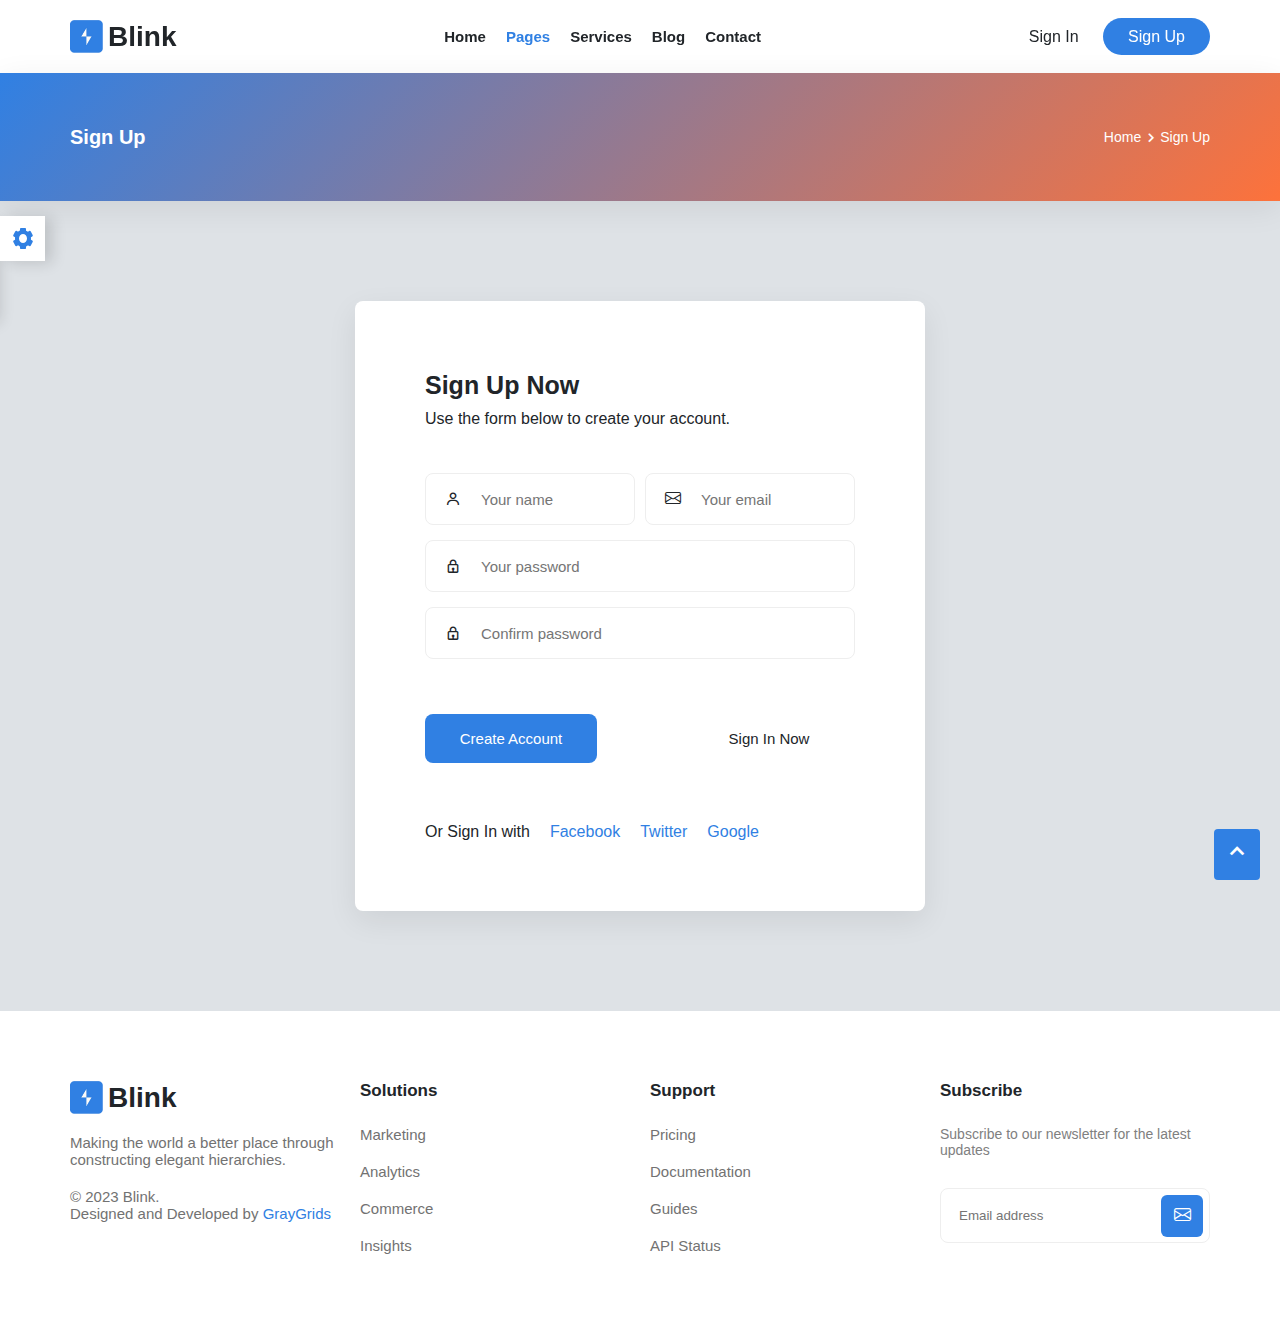
<file: sign-up.html>
<!DOCTYPE html>
<html lang="en">
<head>
    <meta charset="UTF-8">
    <meta name="viewport" content="width=device-width, initial-scale=1.0">
    <link rel="icon" href="img/logo.png">
    <title>Blink - Startup & SaaS Bootstrap 5 Template.</title>
    <link rel="stylesheet" href="css/style.css">
    <link rel="stylesheet" href="css/unpkg.com_swiper@10.2.0_swiper-bundle.min.css">
    <link href='https://unpkg.com/boxicons@2.1.4/css/boxicons.min.css' rel='stylesheet'>
    <link rel="stylesheet" href="https://cdn.jsdelivr.net/npm/bootstrap-icons@1.11.1/font/bootstrap-icons.css">
</head>
<body>

    <div class="header">
        <div class="container">
            <div class="logo">
                <img src="img/logo.png" alt="">
                <h1>Blink</h1>
            </div>
            <div class="collapse">
                <button class="close">
                    <span></span>
                    <span></span>
                    <span></span>
                </button>
                <ul class="links">
                    <li>
                        <a href="#">Home</a>
                        <div class="mega-menu">
                            <ul>
                                <li><a href="index.html">Saas Homepage</a></li>
                                <li><a href="startup.html">Startup Homepage</a></li>
                            </ul>
                        </div>
                    </li>
                    <li>
                        <a class="active" href="#">Pages</a>
                        <div class="mega-menu">
                            <ul>
                                <li><a href="about-us.html">About Us</a></li>
                                <li><a href="pricing.html">Our Pricing</a></li>
                                <li><a href="services.html">Our Services</a></li>
                                <li><a href="sign-in.html">Sign In</a></li>
                                <li><a class="active" href="sign-up.html">Sign Up</a></li>
                                <li><a href="reset.html">Reset Password</a></li>
                                <li><a href="congratulations.html">Mail Success</a></li>
                                <li><a href="error.html">404 Error</a></li>
                            </ul>
                        </div>
                    </li>
                    <li><a href="services.html">Services</a></li>
                    <li>
                        <a href="#">Blog</a>
                        <div class="mega-menu">
                            <ul>
                                <li><a href="blog-grid.html">Blog Grid</a></li>
                                <li><a href="blog-single.html">Blog Single</a></li>
                            </ul>
                        </div>
                    </li>
                    <li><a href="contact.html">Contact</a></li>
                </ul>
            </div>
            <div class="button about-us">
                <a href="sign-in.html">Sign In</a>
                <a href="sign-up.html">Sign Up</a>
            </div>
        </div>
    </div>
    <div class="breadcrumbs">
        <div class="container">
            <div class="breadcrumbs-content">
                <h1>Sign Up</h1>
            </div>
            <div class="breadcrumb-nav">
                <a href="index.html">Home</a> <i class='bx bx-chevron-right'></i> <a href="#">Sign Up</a>
            </div>
        </div>
    </div>
    <div class="account-login">
        <div class="container">
            <div class="card-body">
                <div class="title">
                    <h3>Sign Up Now</h3>
                    <p>Use the form below to create your account.</p>
                </div>
                <div class="input-head">
                    <div class="single">
                        <div class="input-group">
                            <input class="form-control" type="text" placeholder="Your name" required fdprocessedid="gw8oxok">
                            <i class="bx bx-user"></i>
                        </div>
                        <div class="input-group">
                            <input class="email" type="email" id="reg-email" placeholder="Your email" required fdprocessedid="2wk8d">
                            <i class="bi bi-envelope"></i>
                        </div>
                    </div>
                    <div class="input-group">
                        <input class="password" type="password" id="reg-pass" placeholder="Your password" required fdprocessedid="6e5t29">
                        <i class='bx bx-lock' ></i>
                    </div>
                    <div class="input-group">
                        <input class="password" type="password" id="reg-pass" placeholder="Confirm password" required fdprocessedid="6e5t29">
                        <i class='bx bx-lock' ></i>
                    </div>
                </div>
                <div class="button">
                    <button type="submit" fdprocessedid="07pwbb">Create Account</button>
                    <a class="btn" href="sign-in.html">Sign In Now</a>
                </div> 
                <div class="alt-option">
                    <p>Or Sign In with</p>
                    <ul>
                        <li>Facebook</li>
                        <li>Twitter</li>
                        <li>Google</li>
                    </ul>
                </div>
            </div>
        </div>
    </div>
    <div class="footer">
        <div class="container">
            <div class="footer-card">
                <div class="logo">
                    <img src="img/logo.png" alt="">
                    <h1>Blink</h1>
                </div>
                <p>Making the world a better place through constructing elegant hierarchies.</p>
                <div class="copyright-text">
                    <p>© 2023 Blink.</p>
                    <span>Designed and Developed by <a href="#">GrayGrids</a></span>
                </div>
            </div>
            <div class="footer-card">
                <h3>Solutions</h3>
                <p>Marketing</p>
                <p>Analytics</p>
                <p>Commerce</p>
                <p>Insights</p>
            </div>
            <div class="footer-card">
                <h3>Support</h3>
                <p>Pricing</p>
                <p>Documentation</p>
                <p>Guides</p>
                <p>API Status</p>
            </div>
            <div class="footer-card">
                <h3>Subscribe</h3>
                <h4>Subscribe to our newsletter for the latest updates</h4>
                <form action="#">
                    <input name="EMAIL" placeholder="Email address" required="required" type="email">
                    <div class="button">
                        <i class="bi bi-envelope"></i>
                    </div>
                </form>
            </div>
        </div>
    </div>
    <button class="up time"><i class='bx bx-chevron-up'></i></button>
    

    <!-- <i class="bi bi-hand-index"></i>
    <i class="bi bi-heart"></i>
    <i class="bi bi-android2"></i>
    <i class="bi bi-gear"></i>
    <i class="bi bi-layout-text-sidebar-reverse"></i>
    <i class="bi bi-lightning-charge"></i>
    <i class="bi bi-arrow-right"></i>
    <i class="bi bi-currency-dollar"></i>
    <i class="bi bi-envelope"></i>
    <i class='bx bx-sun'></i>
    <i class='bx bx-moon' ></i> 
    <i class="bi bi-list"></i> 
    <i class="bi bi-check2-circle"></i> -->

    <div class="dark-mode">
        <div class="dark-mode-icon">
            <i class="bx bxs-cog"></i>
        </div>
        <div class="main-dark-mode">
            <h3>Dark Mode</h3>
            <ul class="main-color">
                <li>
                    <label class="theme-switch">
                        <input type="checkbox" onclick="darkModeFunction()" class="theme-switch__checkbox">
                        <div class="theme-switch__container">
                          <div class="theme-switch__clouds"></div>
                          <div class="theme-switch__stars-container">
                            <svg xmlns="http://www.w3.org/2000/svg" viewBox="0 0 144 55" fill="none">
                              <path fill-rule="evenodd" clip-rule="evenodd" d="M135.831 3.00688C135.055 3.85027 134.111 4.29946 133 4.35447C134.111 4.40947 135.055 4.85867 135.831 5.71123C136.607 6.55462 136.996 7.56303 136.996 8.72727C136.996 7.95722 137.172 7.25134 137.525 6.59129C137.886 5.93124 138.372 5.39954 138.98 5.00535C139.598 4.60199 140.268 4.39114 141 4.35447C139.88 4.2903 138.936 3.85027 138.16 3.00688C137.384 2.16348 136.996 1.16425 136.996 0C136.996 1.16425 136.607 2.16348 135.831 3.00688ZM31 23.3545C32.1114 23.2995 33.0551 22.8503 33.8313 22.0069C34.6075 21.1635 34.9956 20.1642 34.9956 19C34.9956 20.1642 35.3837 21.1635 36.1599 22.0069C36.9361 22.8503 37.8798 23.2903 39 23.3545C38.2679 23.3911 37.5976 23.602 36.9802 24.0053C36.3716 24.3995 35.8864 24.9312 35.5248 25.5913C35.172 26.2513 34.9956 26.9572 34.9956 27.7273C34.9956 26.563 34.6075 25.5546 33.8313 24.7112C33.0551 23.8587 32.1114 23.4095 31 23.3545ZM0 36.3545C1.11136 36.2995 2.05513 35.8503 2.83131 35.0069C3.6075 34.1635 3.99559 33.1642 3.99559 32C3.99559 33.1642 4.38368 34.1635 5.15987 35.0069C5.93605 35.8503 6.87982 36.2903 8 36.3545C7.26792 36.3911 6.59757 36.602 5.98015 37.0053C5.37155 37.3995 4.88644 37.9312 4.52481 38.5913C4.172 39.2513 3.99559 39.9572 3.99559 40.7273C3.99559 39.563 3.6075 38.5546 2.83131 37.7112C2.05513 36.8587 1.11136 36.4095 0 36.3545ZM56.8313 24.0069C56.0551 24.8503 55.1114 25.2995 54 25.3545C55.1114 25.4095 56.0551 25.8587 56.8313 26.7112C57.6075 27.5546 57.9956 28.563 57.9956 29.7273C57.9956 28.9572 58.172 28.2513 58.5248 27.5913C58.8864 26.9312 59.3716 26.3995 59.9802 26.0053C60.5976 25.602 61.2679 25.3911 62 25.3545C60.8798 25.2903 59.9361 24.8503 59.1599 24.0069C58.3837 23.1635 57.9956 22.1642 57.9956 21C57.9956 22.1642 57.6075 23.1635 56.8313 24.0069ZM81 25.3545C82.1114 25.2995 83.0551 24.8503 83.8313 24.0069C84.6075 23.1635 84.9956 22.1642 84.9956 21C84.9956 22.1642 85.3837 23.1635 86.1599 24.0069C86.9361 24.8503 87.8798 25.2903 89 25.3545C88.2679 25.3911 87.5976 25.602 86.9802 26.0053C86.3716 26.3995 85.8864 26.9312 85.5248 27.5913C85.172 28.2513 84.9956 28.9572 84.9956 29.7273C84.9956 28.563 84.6075 27.5546 83.8313 26.7112C83.0551 25.8587 82.1114 25.4095 81 25.3545ZM136 36.3545C137.111 36.2995 138.055 35.8503 138.831 35.0069C139.607 34.1635 139.996 33.1642 139.996 32C139.996 33.1642 140.384 34.1635 141.16 35.0069C141.936 35.8503 142.88 36.2903 144 36.3545C143.268 36.3911 142.598 36.602 141.98 37.0053C141.372 37.3995 140.886 37.9312 140.525 38.5913C140.172 39.2513 139.996 39.9572 139.996 40.7273C139.996 39.563 139.607 38.5546 138.831 37.7112C138.055 36.8587 137.111 36.4095 136 36.3545ZM101.831 49.0069C101.055 49.8503 100.111 50.2995 99 50.3545C100.111 50.4095 101.055 50.8587 101.831 51.7112C102.607 52.5546 102.996 53.563 102.996 54.7273C102.996 53.9572 103.172 53.2513 103.525 52.5913C103.886 51.9312 104.372 51.3995 104.98 51.0053C105.598 50.602 106.268 50.3911 107 50.3545C105.88 50.2903 104.936 49.8503 104.16 49.0069C103.384 48.1635 102.996 47.1642 102.996 46C102.996 47.1642 102.607 48.1635 101.831 49.0069Z" fill="currentColor"></path>
                            </svg>
                          </div>
                          <div class="theme-switch__circle-container">
                            <div class="theme-switch__sun-moon-container">
                              <div class="theme-switch__moon">
                                <div class="theme-switch__spot"></div>
                                <div class="theme-switch__spot"></div>
                                <div class="theme-switch__spot"></div>
                              </div>
                            </div>
                          </div>
                        </div>
                      </label>
                </li>
            </ul>

        </div>
    </div>

    <script src="js/main.js"></script>
    <script src="js/unpkg.com_swiper@10.2.0_swiper-bundle.min.js"></script>
</body>
</html>
</file>
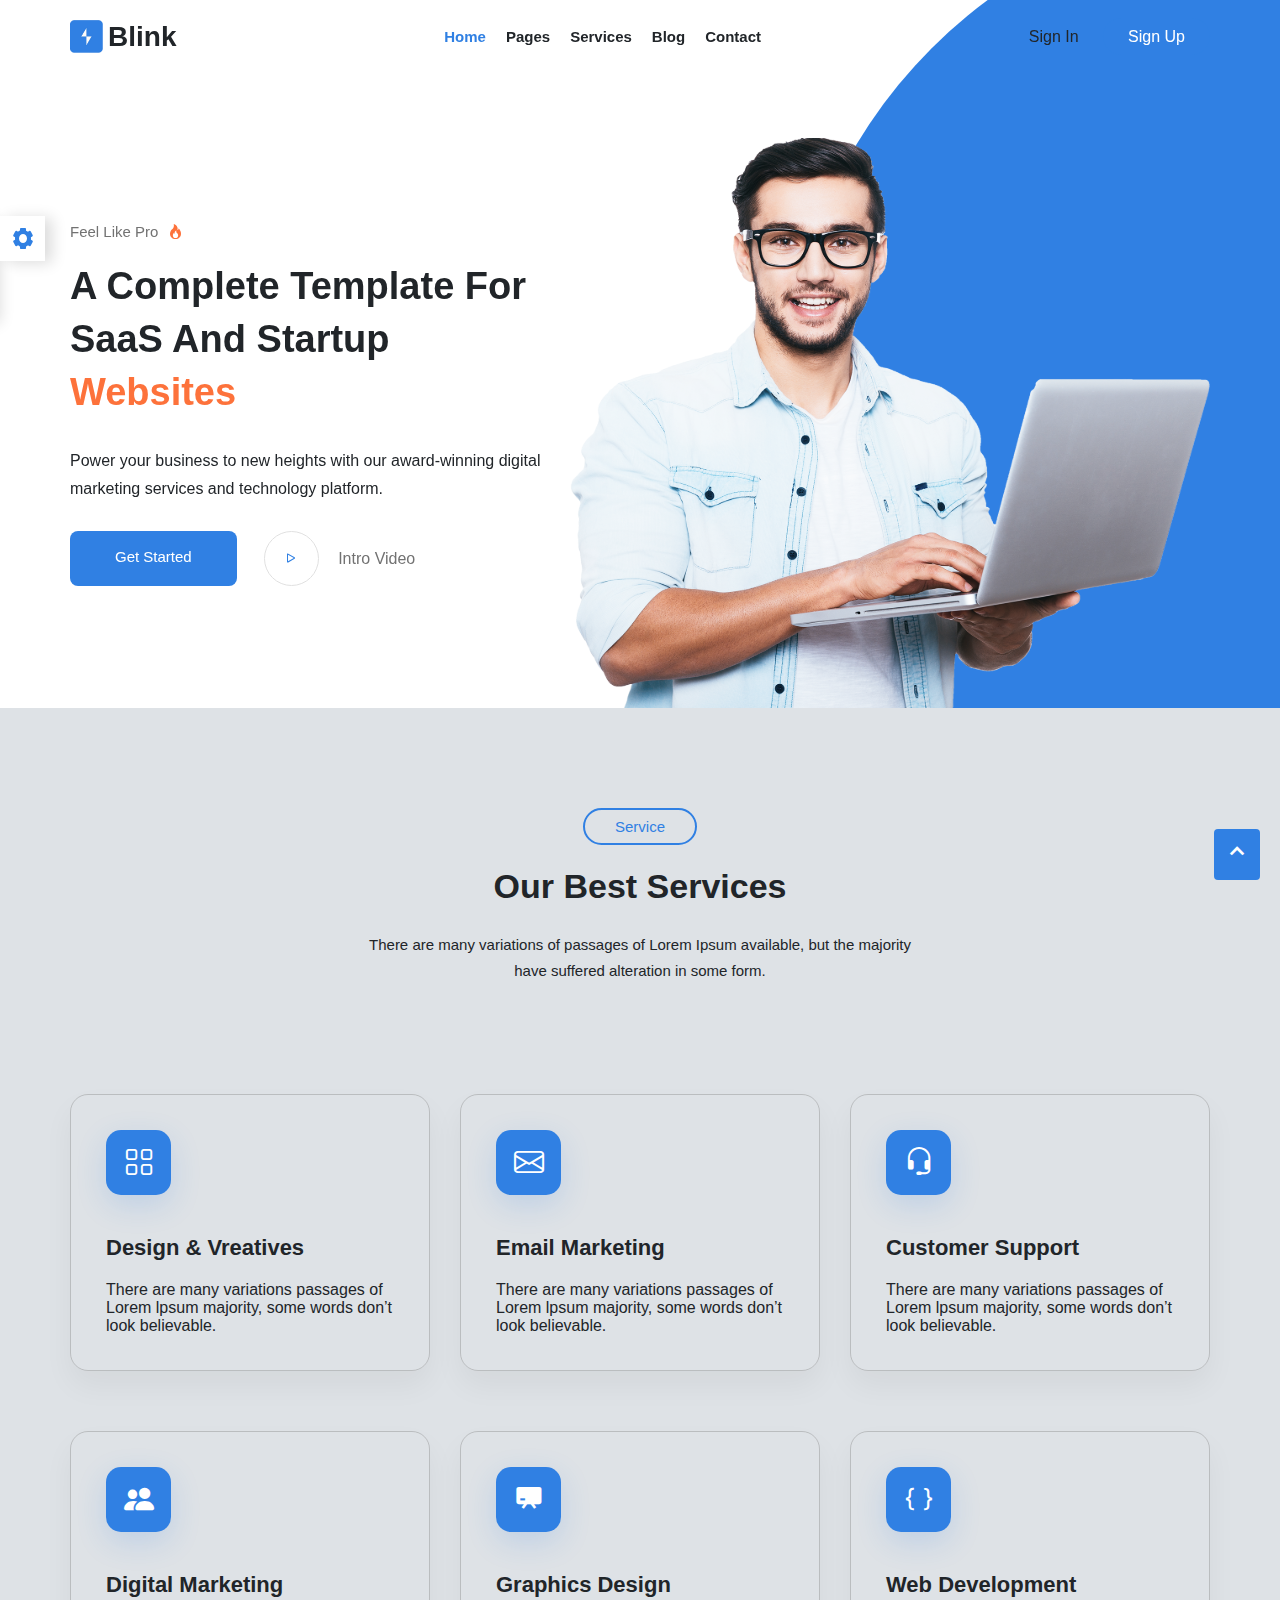
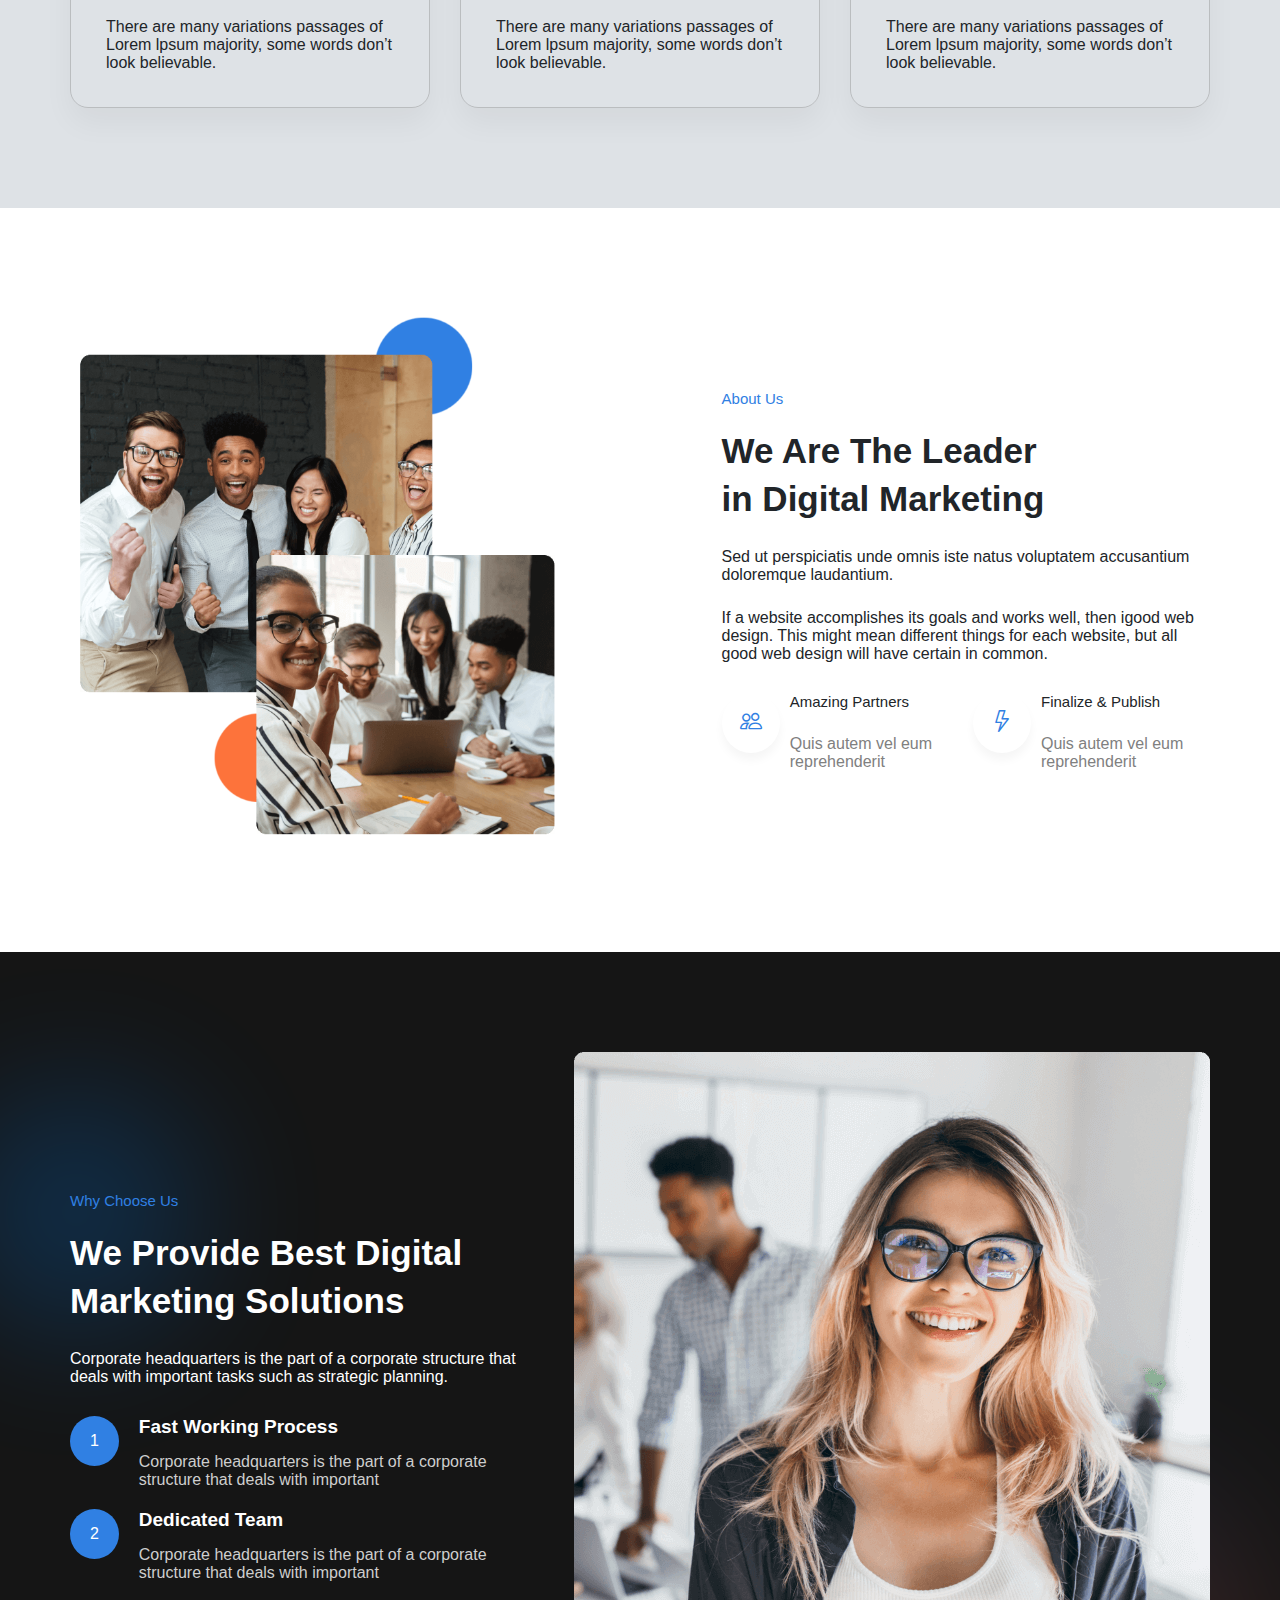
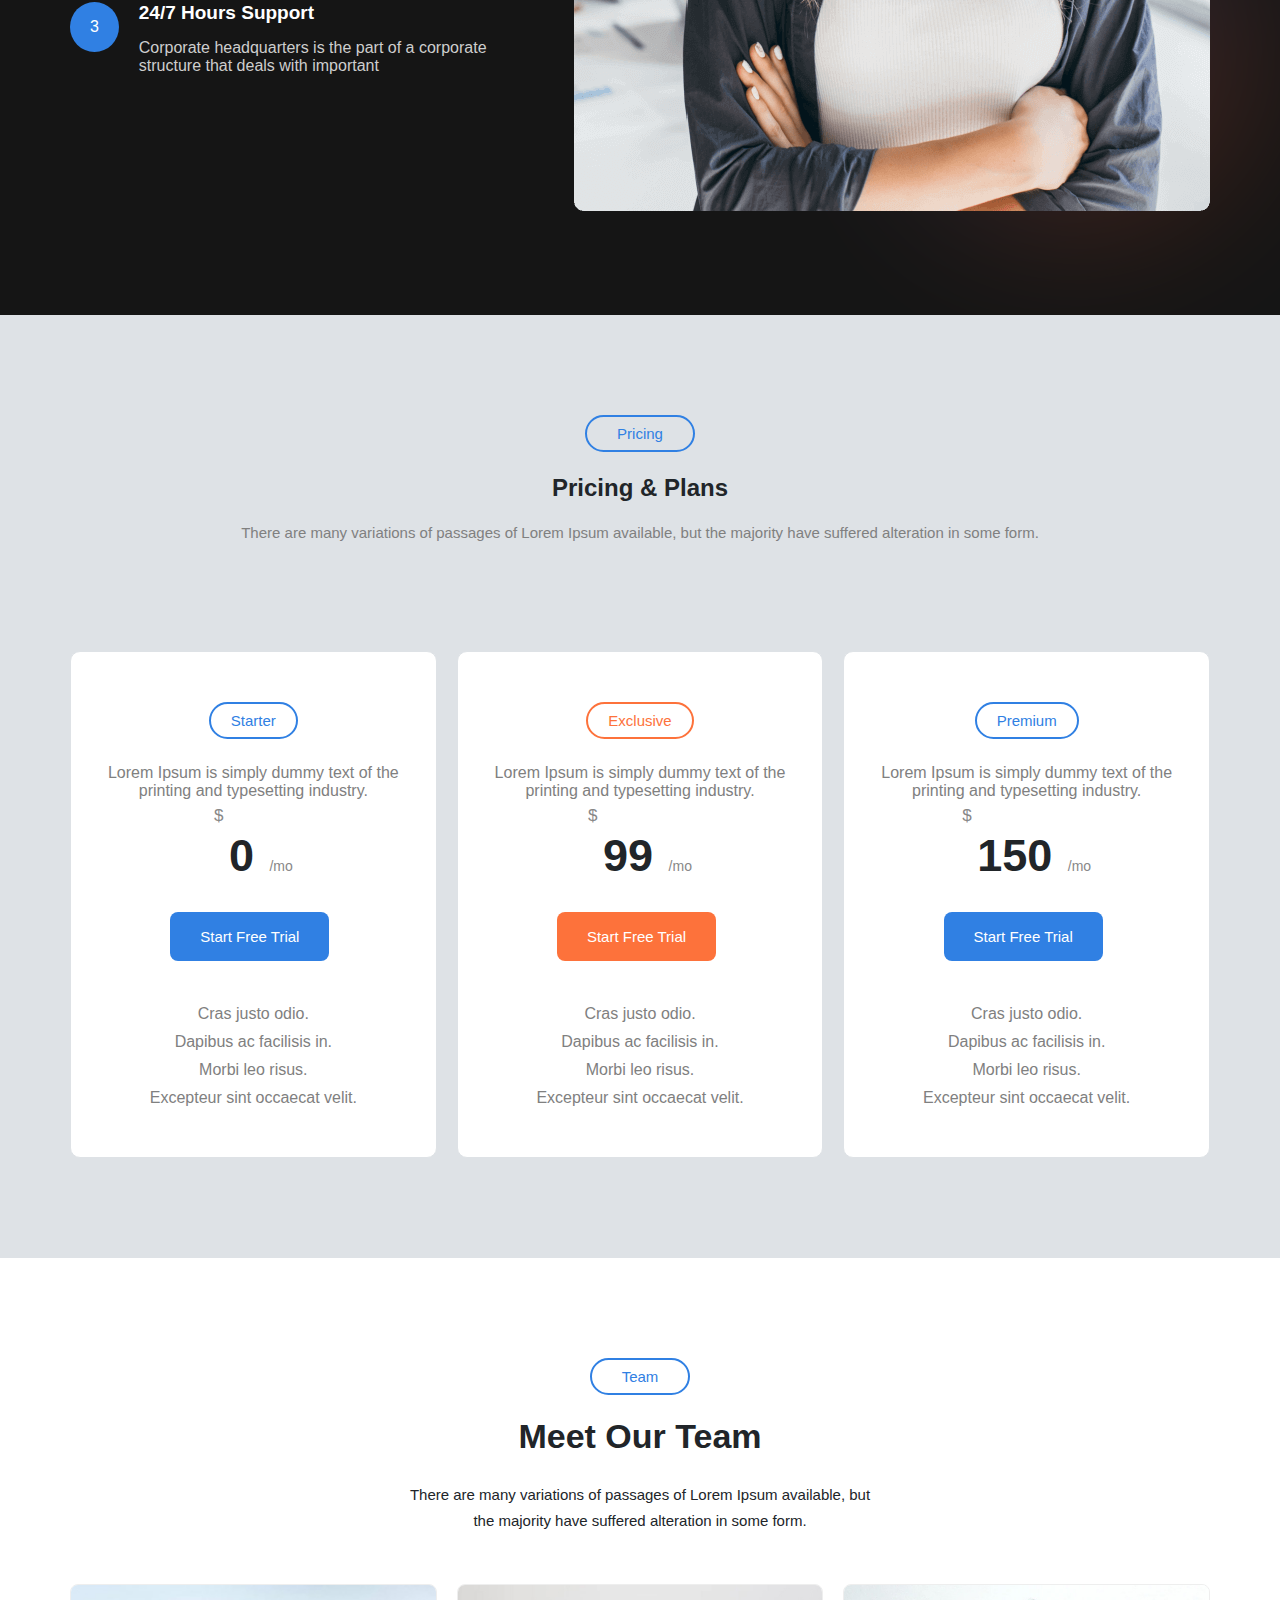
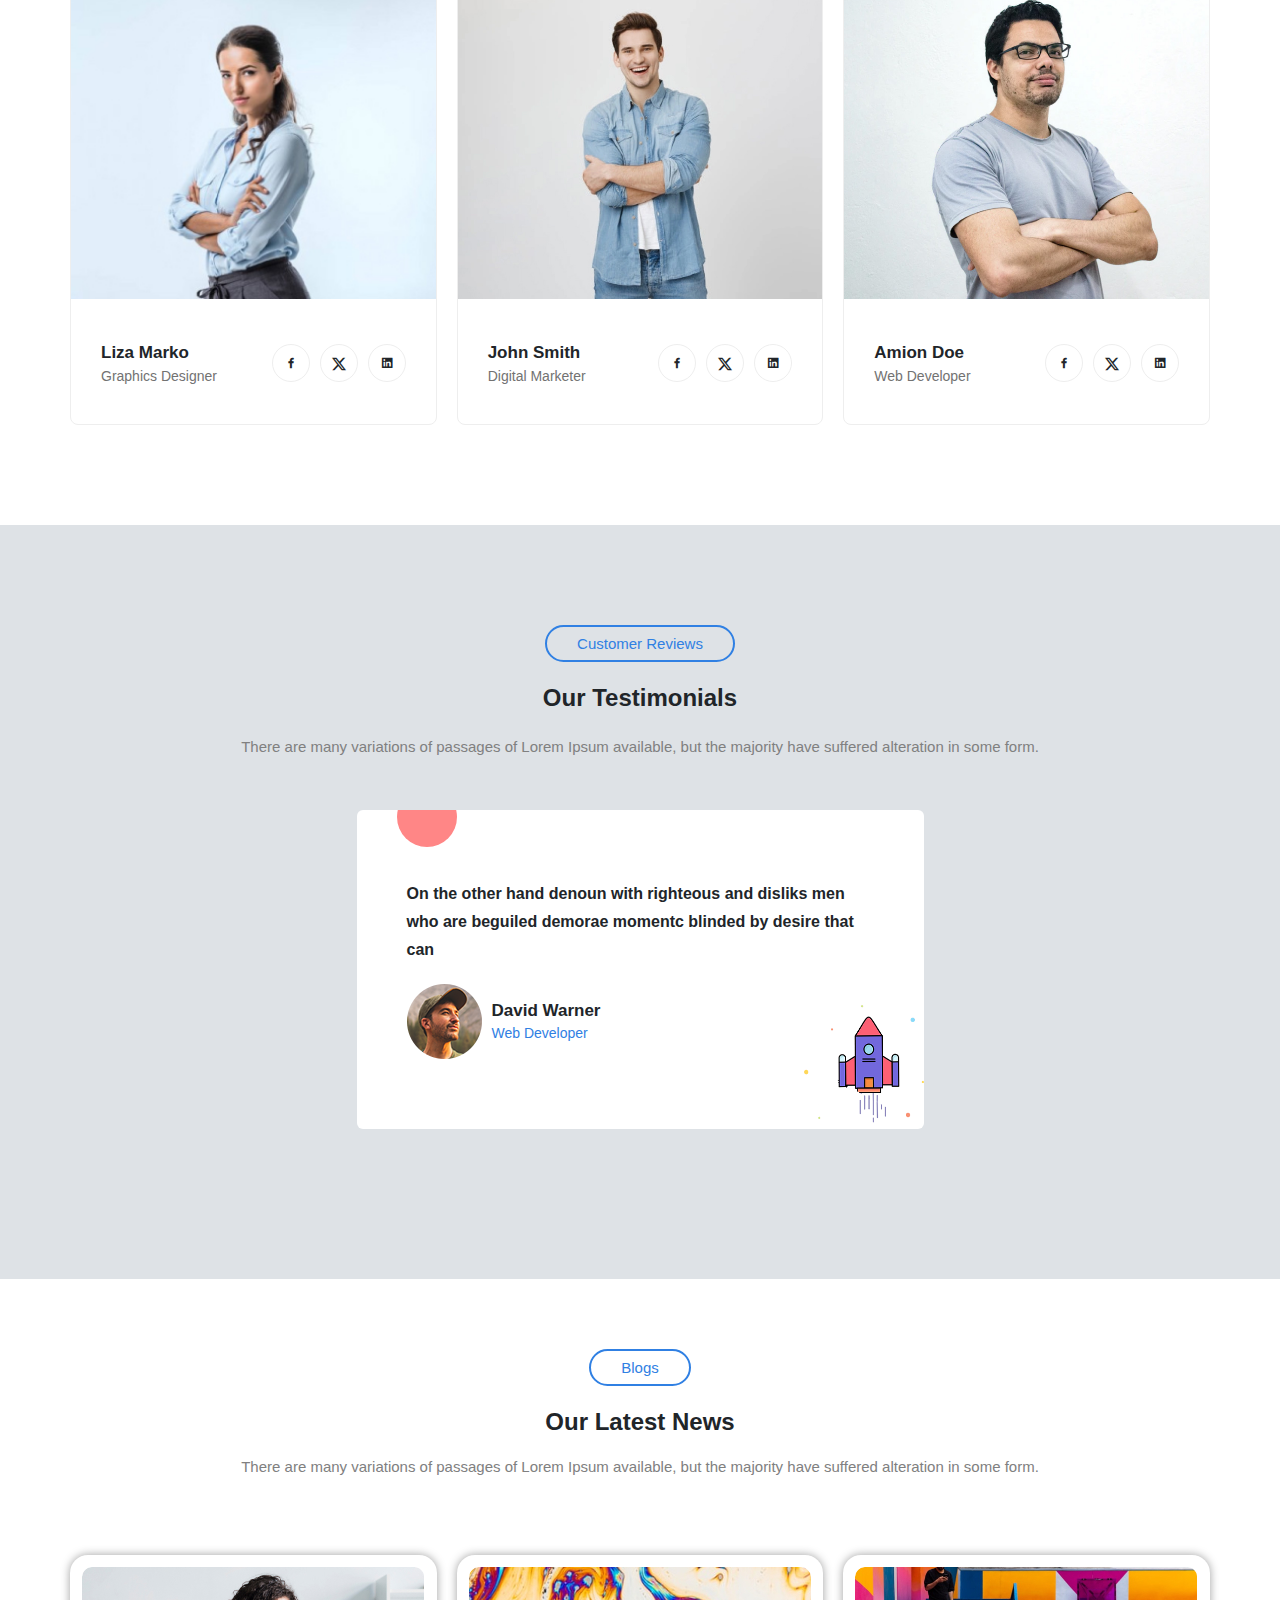
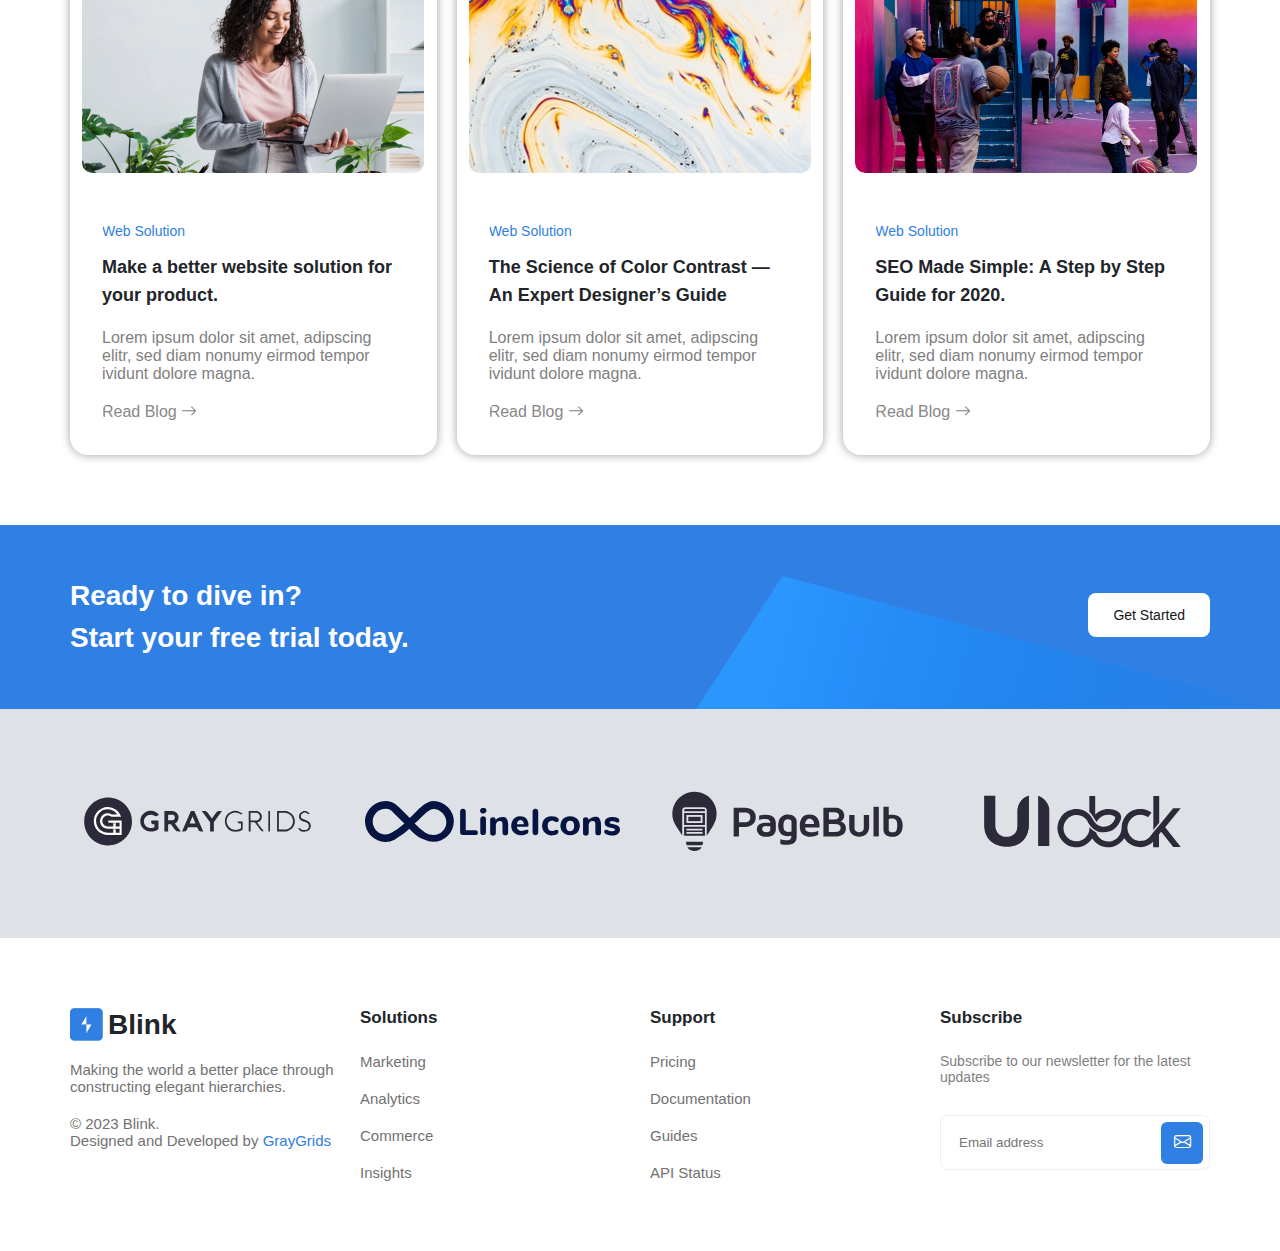
<file: startup.html>
<!DOCTYPE html>
<html lang="en">
<head>
    <meta charset="UTF-8">
    <meta name="viewport" content="width=device-width, initial-scale=1.0">
    <link rel="icon" href="img/logo.png">
    <title>Blink - Startup & SaaS Bootstrap 5 Template.</title>
    <link rel="stylesheet" href="css/style.css">
    <link rel="stylesheet" href="css/unpkg.com_swiper@10.2.0_swiper-bundle.min.css">
    <link href='https://unpkg.com/boxicons@2.1.4/css/boxicons.min.css' rel='stylesheet'>
    <link rel="stylesheet" href="https://cdn.jsdelivr.net/npm/bootstrap-icons@1.11.1/font/bootstrap-icons.css">
</head>
<body>

    <div id="two" class="header">
        <div class="container">
            <div class="logo">
                <img src="img/logo.png" alt="">
                <h1>Blink</h1>
            </div>
            <div class="collapse">
                <button class="close">
                    <span></span>
                    <span></span>
                    <span></span>
                </button>
                <ul class="links">
                    <li>
                        <a class="active" href="#">Home</a>
                        <div class="mega-menu">
                            <ul>
                                <li><a href="index.html">Saas Homepage</a></li>
                                <li><a class="active" href="startup.html">Startup Homepage</a></li>
                            </ul>
                        </div>
                    </li>
                    <li>
                        <a href="#">Pages</a>
                        <div class="mega-menu">
                            <ul>
                                <li><a href="about-us.html">About Us</a></li>
                                <li><a href="pricing.html">Our Pricing</a></li>
                                <li><a href="services.html">Our Services</a></li>
                                <li><a href="sign-in.html">Sign In</a></li>
                                <li><a href="sign-up.html">Sign Up</a></li>
                                <li><a href="reset.html">Reset Password</a></li>
                                <li><a href="congratulations.html">Mail Success</a></li>
                                <li><a href="error.html">404 Error</a></li>
                            </ul>
                        </div>
                    </li>
                    <li><a href="services.html">Services</a></li>
                    <li>
                        <a href="#">Blog</a>
                        <div class="mega-menu">
                            <ul>
                                <li><a href="blog-grid.html">Blog Grid</a></li>
                                <li><a href="blog-single.html">Blog Single</a></li>
                            </ul>
                        </div>
                    </li>
                    <li><a href="contact.html">Contact</a></li>
                </ul>
            </div>
            <div class="button about-us">
                <a href="sign-in.html">Sign In</a>
                <a href="sign-up.html">Sign Up</a>
            </div>
        </div>
    </div>
    <div class="hero-area">
        <div class="main__circle"></div>
        <div class="container">
            <div class="hero-content">
                <h4>Feel Like Pro <i class="bi bi-fire"></i></h4>
                <h1>A Complete Template For SaaS And Startup <span>Websites</span></h1>
                <p>
                    Power your business to new heights with our
                    award-winning digital marketing services and technology platform.
                </p>
                <div class="button">
                    <a class="btn" href="contact.html">Get started</a>
                    <a class="glightbox" href="#">
                        <div class="video-icon" onclick="openVideo()">
                            <i class="bi bi-play"></i>
                        </div>
                        <span class="video-text">Intro Video</span>
                    </a>
                    <div class="video">
                        <iframe class="iframe" width="1280" height="720" src="https://www.youtube.com/embed/iMYI3DmpdR4" title="٢٤ كتابا لا تفوت قرائتهم في ٢٠٢٤ 📚" frameborder="0" allow="accelerometer; autoplay; clipboard-write; encrypted-media; gyroscope; picture-in-picture; web-share" allowfullscreen></iframe>
                        <button style="cursor: pointer;" onclick="closeVideo()" class="closeVideo"><i class="bi bi-x-lg"></i></button>
                    </div>
                </div>
            </div>
            <div class="landing-image">
                <img src="img/image.svg" alt="">
            </div>

        </div>
    </div>
    <div class="services">
        <div class="container">
            <div class="noob">
                <h3>Service</h3>
                <h2>Our Best Services</h2>
                <p>
                    There are many variations of passages of Lorem
                    Ipsum available, but the majority have suffered alteration in some form.
                </p>
            </div>
            <div class="noob">
                <div class="free">
                    <div class="service-icon blue-icon">
                        <i class="bi bi-grid"></i>
                    </div>
                    <h3>Design & Vreatives</h3>
                    <p>
                        There are many variations passages of Lorem lpsum majority, some words don’t look believable. 
                    </p>
                </div>
                <div class="free">
                    <div class="service-icon blue-icon">
                        <i class="bi bi-envelope"></i>
                    </div>
                    <h3>Email Marketing</h3>
                    <p>
                        There are many variations passages of Lorem lpsum majority, some words don’t look believable. 
                    </p>
                </div>
                <div class="free">
                    <div class="service-icon blue-icon">
                        <i class="bi bi-headset"></i>
                    </div>
                    <h3>Customer Support</h3>
                    <p>
                        There are many variations passages of Lorem lpsum majority, some words don’t look believable. 
                    </p>
                </div>
                <div class="free">
                    <div class="service-icon blue-icon">
                        <i class="bi bi-people-fill"></i>
                    </div>
                    <h3>Digital Marketing</h3>
                    <p>
                        There are many variations passages of Lorem lpsum majority, some words don’t look believable. 
                    </p>
                </div>
                <div class="free">
                    <div class="service-icon blue-icon">
                        <i class='bx bxs-chalkboard'></i>
                    </div>
                    <h3>Graphics Design</h3>
                    <p>
                        There are many variations passages of Lorem lpsum majority, some words don’t look believable. 
                    </p>
                </div>
                <div class="free">
                    <div class="service-icon blue-icon">
                        <i class="bi bi-braces"></i>
                    </div>
                    <h3>Web Development</h3>
                    <p>
                        There are many variations passages of Lorem lpsum majority, some words don’t look believable. 
                    </p>
                </div>
            </div>
        </div>
    </div>
    <div class="process">
        <div class="container">
            <div class="process-image">
                <img src="img/about-image.png" alt="">
            </div>
            <div class="process-text text">
                <h4>About Us</h4>
                <h2>We Are The Leader <br> in Digital Marketing</h2>
                <p>
                    Sed ut perspiciatis unde omnis iste natus
                    voluptatem accusantium doloremque laudantium.
                </p>
                <p>
                    If a website accomplishes its goals and works well,
                    then igood web design. This might mean
                    different things for each website, but all good web design will have certain in
                    common.
                </p>
                <div class="list ">
                    <div class="row">
                        <div class="list-icon white" >
                            <i class="bi bi-people"></i>
                        </div>
                        <div>
                        <h4>Amazing Partners</h4>
                        <p>Quis autem vel eum reprehenderit</p>
                        </div>
                    </div>
                    <div class="row">
                        <div class="list-icon white" >
                            <i class="bi bi-lightning"></i>
                        </div>  
                        <div>
                        <h4>Finalize & Publish</h4>
                        <p>Quis autem vel eum reprehenderit</p>
                        </div>
                    </div>
                </div>
            </div>
        </div>
    </div>
    <div class="about">
        <div class="shape-1">
            <img src="img/shape1.svg" alt="">
        </div>
        <div class="shape-2">
            <img src="img/shape2.svg" alt="">
        </div>
        <div class="container">
            <div class="about-text">
                <h4>Why Choose Us</h4>
                <h2>We Provide Best Digital Marketing Solutions</h2>
                <p>
                    Corporate headquarters is the part of a corporate
                    structure that
                    deals with important tasks such as strategic planning.
                </p>
                <div class="why-choose-list">
                    <div class="wow">
                        <span class="number">1</span>
                        <div class="list-content">
                            <h3>Fast Working Process</h3>
                            <p>
                                Corporate headquarters is the part of a corporate
                                structure that deals with important
                            </p>
                        </div>
                    </div>
                    <div class="wow">
                        <span class="number">2</span>
                        <div class="list-content">
                            <h3>Dedicated Team</h3>
                            <p>
                                Corporate headquarters is the part of a corporate
                                structure that deals with important
                            </p>
                        </div>
                    </div>
                    <div class="wow">
                        <span class="number">3</span>
                        <div class="list-content">
                            <h3>24/7 Hours Support</h3>
                            <p>
                                Corporate headquarters is the part of a corporate
                                structure that deals with important
                            </p>
                        </div>
                    </div>
                </div>
            </div>
            <div class="about-image">
                <img src="img/why-choose.png" alt="">
            </div>
        </div>
    </div>
    <div class="pricing">
        <div class="container">
            <div class="pricing-text">
                <h3>pricing</h3>
                <h2>Pricing & Plans</h2>
                <p>
                There are many variations of passages of Lorem
                Ipsum available, but the majority have suffered alteration in some form.
                </p>
            </div>
            <div class="pricing-card">
                <div class="card">
                    <div class="table-head">
                        <h4>Starter</h4>
                        <p>Lorem Ipsum is simply dummy text of the printing and typesetting industry.</p>
                            <h2 class="amount">
                                <span class="currency">$</span>
                                0
                                <span class="duration">/mo</span>
                            </h2>
                    </div>
                    <div class="button">
                        <a href="#">Start free trial</a>
                    </div>
                    <div class="table-content">
                        <p>Cras justo odio.</p>
                        <p>Dapibus ac facilisis in.</p>
                        <p>Morbi leo risus.</p>
                        <p>Excepteur sint occaecat velit.</p>
                    </div>
                </div>
                <div class="card">
                    <div class="table-head">
                        <h4 class="orange">Exclusive</h4>
                        <p>Lorem Ipsum is simply dummy text of the printing and typesetting industry.</p>
                            <h2 class="amount">
                                <span class="currency">$</span>
                                99
                                <span class="duration">/mo</span>
                            </h2>
                    </div>
                    <div class="button">
                        <a class="orange" href="#">Start free trial</a>
                    </div>
                    <div class="table-content">
                        <p>Cras justo odio.</p>
                        <p>Dapibus ac facilisis in.</p>
                        <p>Morbi leo risus.</p>
                        <p>Excepteur sint occaecat velit.</p>
                    </div>
                </div>
                <div class="card">
                    <div class="table-head">
                        <h4>Premium</h4>
                        <p>Lorem Ipsum is simply dummy text of the printing and typesetting industry.</p>
                            <h2 class="amount">
                                <span class="currency">$</span>
                                150
                                <span class="duration">/mo</span>
                            </h2>
                    </div>
                    <div class="button">
                        <a href="#">Start free trial</a>
                    </div>
                    <div class="table-content">
                        <p>Cras justo odio.</p>
                        <p>Dapibus ac facilisis in.</p>
                        <p>Morbi leo risus.</p>
                        <p>Excepteur sint occaecat velit.</p>
                    </div>
                </div>
            </div>
        </div>
    </div>
    <div class="team">
        <div class="container">
            <div class="section-title">
                <h3>Team</h3>
                <h2>Meet Our Team</h2>
                <p>
                    There are many variations of passages of Lorem
                    Ipsum available, but the majority have suffered alteration in some form.
                </p>
            </div>
            <div class="wow">
                <div class="single-team">
                    <div class="team-image">
                        <img src="img/team1.jpg" alt="">
                    </div>
                    <div class="content">
                        <div class="zoom-in">
                            <h4>Liza Marko</h4>
                            <span>Graphics Designer</span>
                        </div>
                        <ul class="social">
                            <li><a href="#"><i class='bx bxl-facebook'></i></a></li>
                            <li><a href="#"><i class="bi bi-twitter-x"></i></a></li>
                            <li><a href="#"><i class='bx bxl-linkedin-square' ></i></a></li>
                        </ul>
                    </div>
                </div>
                <div class="single-team">
                    <div class="team-image">
                        <img src="img/team2.jpg" alt="">
                    </div>
                    <div class="content">
                        <div class="zoom-in">
                            <h4>John Smith</h4>
                            <span>Digital Marketer</span>
                        </div>
                        <ul class="social">
                            <li><a href="#"><i class='bx bxl-facebook'></i></a></li>
                            <li><a href="#"><i class="bi bi-twitter-x"></i></a></li>
                            <li><a href="#"><i class='bx bxl-linkedin-square' ></i></a></li>
                        </ul>
                    </div>
                </div>
                <div class="single-team">
                    <div class="team-image">
                        <img src="img/team3.jpg" alt="">
                    </div>
                    <div class="content">
                        <div class="zoom-in">
                            <h4>Amion Doe</h4>
                            <span>Web Developer</span>
                        </div>
                        <ul class="social">
                            <li><a href="#"><i class='bx bxl-facebook'></i></a></li>
                            <li><a href="#"><i class="bi bi-twitter-x"></i></a></li>
                            <li><a href="#"><i class='bx bxl-linkedin-square' ></i></a></li>
                        </ul>
                    </div>
                </div>
            </div>
        </div>
    </div>
    <div class="testimonials">
        <div class="container">
            <div class="testimonials-text">
                <h3>Customer Reviews</h3>
                <h2>Our Testimonials</h2>
                <p>
                    There are many variations of passages of Lorem
                    Ipsum available, but the majority have suffered alteration in some form.
                </p>
            </div>
            <div class="testimonials-swiper">
                <div class="swiper swiper-container">
                    <!-- Additional required wrapper -->
                    <div class="swiper-wrapper">
                      <!-- Slides -->
                        <div class="swiper-slide">
                            <div class="testimonial">
                                <span></span>
                                <div class="image">
                                    <img src="img/project.png" alt=""> 
                                </div>
                                <div class="content">
                                    <div class="text">
                                        <h4>On the other hand denoun with righteous and disliks men who are beguiled demorae momentc blinded by desire that can</h4>
                                    </div>
                                    <div class="author">
                                        <img src="img/testi-2.png" alt="">
                                        <div class="name">
                                            <h4>David Warner</h4>
                                            <p>Web Developer</p>
                                        </div>
                                    </div>
                                </div>
                            </div>
                        </div>
                        <div class="swiper-slide">
                            <div class="testimonial">
                                <span></span>
                                <div class="image">
                                    <img src="img/project.png" alt=""> 
                                </div>
                                <div class="content">
                                    <div class="text">
                                        <h4>On the other hand denoun with righteous and disliks men who are beguiled demorae momentc blinded by desire that can</h4>
                                    </div>
                                    <div class="author">
                                        <img src="img/testi-1.png" alt="">
                                        <div class="name">
                                            <h4>Somalia D Silva</h4>
                                            <p>Business Manager</p>
                                        </div>
                                    </div>
                                </div>
                            </div>
                        </div>
                        <div class="swiper-slide">
                            <div class="testimonial">
                                <span></span>
                                <div class="image">
                                    <img src="img/project.png" alt=""> 
                                </div>
                                <div class="content">
                                    <div class="text">
                                        <h4>On the other hand denoun with righteous and disliks men who are beguiled demorae momentc blinded by desire that can</h4>
                                    </div>
                                    <div class="author">
                                        <img src="img/testi-3.png" alt="">
                                        <div class="name">
                                            <h4>Jems Gilario</h4>
                                            <p>Graphics Designer</p>
                                        </div>
                                    </div>
                                </div>
                            </div>
                        </div>
                        <div class="swiper-slide">
                            <div class="testimonial">
                                <span></span>
                                <div class="image">
                                    <img src="img/project.png" alt=""> 
                                </div>
                                <div class="content">
                                    <div class="text">
                                        <h4>On the other hand denoun with righteous and disliks men who are beguiled demorae momentc blinded by desire that can</h4>
                                    </div>
                                    <div class="author">
                                        <img src="img/testi-2.png" alt="">
                                        <div class="name">
                                            <h4>David Warner</h4>
                                            <p>Web Developer</p>
                                        </div>
                                    </div>
                                </div>
                            </div>
                        </div>
                        <div class="swiper-slide">
                            <div class="testimonial">
                                <span></span>
                                <div class="image">
                                    <img src="img/project.png" alt=""> 
                                </div>
                                <div class="content">
                                    <div class="text">
                                        <h4>On the other hand denoun with righteous and disliks men who are beguiled demorae momentc blinded by desire that can</h4>
                                    </div>
                                    <div class="author">
                                        <img src="img/testi-3.png" alt="">
                                        <div class="name">
                                            <h4>Jems Gilario</h4>
                                            <p>Graphics Designer</p>
                                        </div>
                                    </div>
                                </div>
                            </div>
                        </div>
                    </div>
                      
                    <div class="swiper-pagination"></div>
            </div>
        </div>
        </div>
    </div>
    <div class="blog">
        <div class="container">
            <div class="blog-text">
                <h3>Blogs</h3>
                <h2>Our Latest News</h2>
                <p>There are many variations of passages of Lorem Ipsum available, but the majority have suffered alteration in some form.</p>
            </div>
            <div class="blog-card">
                <div class="card">
                    <a href="#">
                        <img src="img/blog-1.jpg" alt="">
                    </a>
                    <div class="blog-content">
                        <a href="#" class="category">Web Solution</a>
                        <h4>Make a better website solution for your product.</h4>
                        <p>Lorem ipsum dolor sit amet, adipscing elitr, sed diam nonumy eirmod tempor ividunt dolore magna.</p>
                        <a href="#">Read Blog <i class="bi bi-arrow-right"></i></a>
                    </div>
                </div>
                <div class="card">
                    <a href="#">
                        <img src="img/blog-2.jpg" alt="">
                    </a>
                    <div class="blog-content">
                        <a href="#" class="category">Web Solution</a>
                        <h4>The Science of Color Contrast — An Expert Designer’s Guide</h4>
                        <p>Lorem ipsum dolor sit amet, adipscing elitr, sed diam nonumy eirmod tempor ividunt dolore magna.</p>
                        <a href="#">Read Blog <i class="bi bi-arrow-right"></i></a>
                    </div>
                </div>
                <div class="card">
                    <a href="#">
                        <img src="img/blog-3.jpg" alt="">
                    </a>
                    <div class="blog-content">
                        <a href="#" class="category">Web Solution</a>
                        <h4>SEO Made Simple: A Step by Step Guide for 2020.</h4>
                        <p>Lorem ipsum dolor sit amet, adipscing elitr, sed diam nonumy eirmod tempor ividunt dolore magna.</p>
                        <a href="#">Read Blog <i class="bi bi-arrow-right"></i></a>
                    </div>
                </div>
            </div>
        </div>
    </div>
    <div class="call-action two">
            <div class="inner-content">
                <div class="container">
                    <img src="img/bg-shape.svg" alt="">
                    <div class="call-text">
                        <div class="call">
                            <h2>Ready to dive in?  <br> Start your free trial today.</h2>
                        </div>
                        <div class="call">
                            <div class="button">
                                <a href="#">Get started</a>
                            </div>
                        </div>
                    </div>
                </div>  
            </div>
    </div>
    <div class="client-logo">
        <div class="container">
            <div class="single-logo">
                <img src="img/graygrids-logo (2).svg" alt="">
            </div>
            <div class="single-logo">
                <img src="img/lineicons-logo (2).svg" alt="">
            </div>
            <div class="single-logo">
                <img src="img/pagebulb-logo (2).svg" alt="">
            </div>
            <div class="single-logo">
                <img src="img/uideck-logo (2).svg" alt="">
            </div>
        </div>
    </div>
    <div class="footer">
        <div class="container">
            <div class="footer-card">
                <div class="logo">
                    <img src="img/logo.png" alt="">
                    <h1>Blink</h1>
                </div>
                <p>Making the world a better place through constructing elegant hierarchies.</p>
                <div class="copyright-text">
                    <p>© 2023 Blink.</p>
                    <span>Designed and Developed by <a href="#">GrayGrids</a></span>
                </div>
            </div>
            <div class="footer-card">
                <h3>Solutions</h3>
                <p>Marketing</p>
                <p>Analytics</p>
                <p>Commerce</p>
                <p>Insights</p>
            </div>
            <div class="footer-card">
                <h3>Support</h3>
                <p>Pricing</p>
                <p>Documentation</p>
                <p>Guides</p>
                <p>API Status</p>
            </div>
            <div class="footer-card">
                <h3>Subscribe</h3>
                <h4>Subscribe to our newsletter for the latest updates</h4>
                <form action="#">
                    <input name="EMAIL" placeholder="Email address" required="required" type="email">
                    <div class="button">
                        <i class="bi bi-envelope"></i>
                    </div>
                </form>
            </div>
        </div>
    </div>
    <button class="up time"><i class='bx bx-chevron-up'></i></button>
    

    <!-- <i class="bi bi-hand-index"></i>
    <i class="bi bi-heart"></i>
    <i class="bi bi-android2"></i>
    <i class="bi bi-gear"></i>
    <i class="bi bi-layout-text-sidebar-reverse"></i>
    <i class="bi bi-lightning-charge"></i>
    <i class="bi bi-arrow-right"></i>
    <i class="bi bi-currency-dollar"></i>
    <i class="bi bi-envelope"></i>
    <i class='bx bx-sun'></i>
    <i class='bx bx-moon' ></i> 
    <i class="bi bi-list"></i> -->

    <div class="dark-mode">
        <div class="dark-mode-icon">
            <i class="bx bxs-cog"></i>
        </div>
        <div class="main-dark-mode">
            <h3>Dark Mode</h3>
            <ul class="main-color">
                <li>
                    <label class="theme-switch">
                        <input type="checkbox" onclick="darkModeFunction()" class="theme-switch__checkbox">
                        <div class="theme-switch__container">
                          <div class="theme-switch__clouds"></div>
                          <div class="theme-switch__stars-container">
                            <svg xmlns="http://www.w3.org/2000/svg" viewBox="0 0 144 55" fill="none">
                              <path fill-rule="evenodd" clip-rule="evenodd" d="M135.831 3.00688C135.055 3.85027 134.111 4.29946 133 4.35447C134.111 4.40947 135.055 4.85867 135.831 5.71123C136.607 6.55462 136.996 7.56303 136.996 8.72727C136.996 7.95722 137.172 7.25134 137.525 6.59129C137.886 5.93124 138.372 5.39954 138.98 5.00535C139.598 4.60199 140.268 4.39114 141 4.35447C139.88 4.2903 138.936 3.85027 138.16 3.00688C137.384 2.16348 136.996 1.16425 136.996 0C136.996 1.16425 136.607 2.16348 135.831 3.00688ZM31 23.3545C32.1114 23.2995 33.0551 22.8503 33.8313 22.0069C34.6075 21.1635 34.9956 20.1642 34.9956 19C34.9956 20.1642 35.3837 21.1635 36.1599 22.0069C36.9361 22.8503 37.8798 23.2903 39 23.3545C38.2679 23.3911 37.5976 23.602 36.9802 24.0053C36.3716 24.3995 35.8864 24.9312 35.5248 25.5913C35.172 26.2513 34.9956 26.9572 34.9956 27.7273C34.9956 26.563 34.6075 25.5546 33.8313 24.7112C33.0551 23.8587 32.1114 23.4095 31 23.3545ZM0 36.3545C1.11136 36.2995 2.05513 35.8503 2.83131 35.0069C3.6075 34.1635 3.99559 33.1642 3.99559 32C3.99559 33.1642 4.38368 34.1635 5.15987 35.0069C5.93605 35.8503 6.87982 36.2903 8 36.3545C7.26792 36.3911 6.59757 36.602 5.98015 37.0053C5.37155 37.3995 4.88644 37.9312 4.52481 38.5913C4.172 39.2513 3.99559 39.9572 3.99559 40.7273C3.99559 39.563 3.6075 38.5546 2.83131 37.7112C2.05513 36.8587 1.11136 36.4095 0 36.3545ZM56.8313 24.0069C56.0551 24.8503 55.1114 25.2995 54 25.3545C55.1114 25.4095 56.0551 25.8587 56.8313 26.7112C57.6075 27.5546 57.9956 28.563 57.9956 29.7273C57.9956 28.9572 58.172 28.2513 58.5248 27.5913C58.8864 26.9312 59.3716 26.3995 59.9802 26.0053C60.5976 25.602 61.2679 25.3911 62 25.3545C60.8798 25.2903 59.9361 24.8503 59.1599 24.0069C58.3837 23.1635 57.9956 22.1642 57.9956 21C57.9956 22.1642 57.6075 23.1635 56.8313 24.0069ZM81 25.3545C82.1114 25.2995 83.0551 24.8503 83.8313 24.0069C84.6075 23.1635 84.9956 22.1642 84.9956 21C84.9956 22.1642 85.3837 23.1635 86.1599 24.0069C86.9361 24.8503 87.8798 25.2903 89 25.3545C88.2679 25.3911 87.5976 25.602 86.9802 26.0053C86.3716 26.3995 85.8864 26.9312 85.5248 27.5913C85.172 28.2513 84.9956 28.9572 84.9956 29.7273C84.9956 28.563 84.6075 27.5546 83.8313 26.7112C83.0551 25.8587 82.1114 25.4095 81 25.3545ZM136 36.3545C137.111 36.2995 138.055 35.8503 138.831 35.0069C139.607 34.1635 139.996 33.1642 139.996 32C139.996 33.1642 140.384 34.1635 141.16 35.0069C141.936 35.8503 142.88 36.2903 144 36.3545C143.268 36.3911 142.598 36.602 141.98 37.0053C141.372 37.3995 140.886 37.9312 140.525 38.5913C140.172 39.2513 139.996 39.9572 139.996 40.7273C139.996 39.563 139.607 38.5546 138.831 37.7112C138.055 36.8587 137.111 36.4095 136 36.3545ZM101.831 49.0069C101.055 49.8503 100.111 50.2995 99 50.3545C100.111 50.4095 101.055 50.8587 101.831 51.7112C102.607 52.5546 102.996 53.563 102.996 54.7273C102.996 53.9572 103.172 53.2513 103.525 52.5913C103.886 51.9312 104.372 51.3995 104.98 51.0053C105.598 50.602 106.268 50.3911 107 50.3545C105.88 50.2903 104.936 49.8503 104.16 49.0069C103.384 48.1635 102.996 47.1642 102.996 46C102.996 47.1642 102.607 48.1635 101.831 49.0069Z" fill="currentColor"></path>
                            </svg>
                          </div>
                          <div class="theme-switch__circle-container">
                            <div class="theme-switch__sun-moon-container">
                              <div class="theme-switch__moon">
                                <div class="theme-switch__spot"></div>
                                <div class="theme-switch__spot"></div>
                                <div class="theme-switch__spot"></div>
                              </div>
                            </div>
                          </div>
                        </div>
                      </label>
                </li>
            </ul>

        </div>
    </div>

    <script src="js/main.js"></script>
    <script src="js/unpkg.com_swiper@10.2.0_swiper-bundle.min.js"></script>
</body>
</html>
</file>
<file: css/style.css>
:root{
    --background-color: #fff;
    --text--color: #212529;
    --title-color: #232625;
    --scroll-color:  #dee2e6;
    --background: #dee2e6;
    --global: #dee2e6;
}
.dark {
    --background-color: #212529;
    --text--color: #fff;
    --title-color: #ffffffb5;
    --scroll-color:  #232625;
    --background: #1c2136;
    --global: #1c2136;
}
*{
    margin: 0;
    padding: 0;
    box-sizing: border-box;
}
body {
    font-family: "Roboto", sans-serif;
    background-color: var(--background-color);
    color: var(--text--color);
}
/* Custom Scroll Bar */
html::-webkit-scrollbar {
    width: 0.5rem;
}

html::-webkit-scrollbar-track {
    background: transparent;
}

html::-webkit-scrollbar-thumb {
    background: #3080E3;
    border-radius: 5rem;
}
a {
    text-decoration: none;
}
ul {
    list-style: none;
    margin: 0;
    padding: 0;
}
.container {
    padding-left: 15px;
    padding-right: 15px;
    margin-left: auto;
    margin-right: auto;
}
@media (min-width: 768px) {
    .container {
        width: 750px;
    }
}
@media (min-width: 992px) {
    .container {
        width: 970px;
    }
}
@media (min-width: 1200px) {
    .container {
        width: 1170px;
    }
}
.header {
    padding: 20px;
    position: fixed;
    z-index: 99;
    width: 100%;
    top: 0%;
}
.header.scroll {
    background-color: var(--background);
    box-shadow: 0px 20px 30px 16px rgb(0 0 0 / 6%);
}
.header.scroll .button a:nth-child(1) {
    color: var(--text--color);
}
.header.scroll .button a:nth-child(2) {
    background-color: #3080E3;
    color: #fff;
}
.header .container {
    display: flex;
    align-items: center;
    justify-content: space-between;
    z-index: 4;
}
.logo {
    display: flex;
    align-items: center;
}
.logo img {
    width: 33px;
    margin-right: 5px;
}
.logo h1 {
    font-size: 28px;
}
.header .collapse button {
    display: none;
    padding: 0px;
    font-size: 1.25rem;
    line-height: 1;
    border-radius: 0.25rem;
    transition: box-shadow .15s ease-in-out;
    cursor: pointer;
    border: none;
    background-color: transparent;
}
.header .collapse button span {
    width: 30px;
    height: 2px;
    background-color: var(--text--color);
    display: block;
    margin: 5px 0;
    position: relative;
    -webkit-transition: all 0.3s ease-out 0s;
    transition: all 0.3s ease-out 0s;
}
.header .collapse button.active span:nth-child(1) {
    transform: rotate(45deg);
    top: 7px;
}
.header .collapse button.active span:nth-child(2) {
    opacity: 0;
}
.header .collapse button.active span:nth-child(3) {
    transform: rotate(135deg);
    top: -7px;
}

.header .collapse .links {
    display: flex;
    align-items: center;
    justify-content: space-between;
}
.header .collapse .links li {
    padding: 0px 10px;
    position: relative;
}
.header .collapse .links li a {
    color: var(--text--color);
    font-size: 15px;
    font-weight: 600;
    transition: 0.3s;
}
.header .collapse .links li a:hover, .header .collapse .links li a.active {
    color: #3080E3;
}
.header .collapse .links li .mega-menu {
    padding: 30px;
    min-width: 240px;
    background: var(--background-color);
    box-shadow: 0px 5px 20px #0000001a;
    position: absolute;
    top: calc(100% + 65px);
    left: 0;
    opacity: 0;
    visibility: hidden;
    -webkit-transition: all 0.3s ease-out 0s;
    transition: all 0.3s ease-out 0s;
    border-radius: 0 0 4px 4px;
    border-radius: 5px;
}
.header .collapse .links li .mega-menu li {
    width: 100%;
    margin-bottom: 15px;
    display: block;
    margin-left: 0;
    z-index: 1;
    position: relative;
    margin-right: 40px;
}
.header .collapse .links li .mega-menu li a {
    padding: 0;
    color: #888;
    display: block;
    width: 100%;
    font-size: 14px;
    font-weight: 600;
    text-transform: capitalize;
    position: relative;
    z-index: 1;
    border-radius: 4px;
    overflow: hidden;
    transition: all 0.1s ease;
}
.header .collapse .links li .mega-menu li a:hover, .header .collapse .links li .mega-menu li a.active {
    color: #3080E3;
}
.header .collapse .links li:hover .mega-menu {
    opacity: 1;
    z-index: 100;
    top: calc(100% + 20px);
    display: block;
    visibility: inherit;
}
.header .button a:nth-child(1) {
    color: #fff;
    font-weight: 500;
    margin-right: 20px;
    transition: 0.3s;
}
.header .button a:nth-child(1):hover {
    text-decoration: underline;
}
.header .button a:nth-child(2) {
    background-color: #fff;
    color: #151515;
    padding: 10px 25px;
    border-radius: 30px;
    font-weight: 500;
    transition: 0.3s;
}
.header .button a:nth-child(2):hover {
    background-color: #fd723b;
    color: #fff;
}

@media (max-width: 992px) {
    .header .collapse button {
        display: block;
    }
    .header .collapse button.active + .links {
        position: absolute;
        top: 61px;
        left: 12%;
        width: 71%;
        background-color: var(--background-color);
        z-index: 9;
        box-shadow: 0px 15px 20px 0px rgba(0, 0, 0, 0.1);
        padding: 10px 20px;
        max-height: 350px;
        overflow-y: scroll;
        border-top: 1px solid var(--background);
        border-radius: 8px;
        display: block;
    }
    .header .collapse button.active + .links li {
        z-index: 1;
        position: relative;
        margin-right: 0;
    }
    .header .collapse button.active + .links li a {
        color: var(--text--color);
        display: flex;
        justify-content: space-between;
        padding: 10px 0;
    }
    .header .collapse .links li:hover .mega-menu {
        opacity: 0;
    }
    .header .collapse button.active + .links li.showMenu .mega-menu {
        position: static;
        width: 100%;
        opacity: 1;
        visibility: visible;
        -webkit-box-shadow: none;
        box-shadow: none;
        padding: 0;
        border: none;
        margin-left: 15px;
        margin-right: 15px;
        min-width: 187px;
    }
    .header .collapse .links {
        display: none;
    }
    .header .button a:nth-child(1) {
        color:var(--text--color);
    }
    .header .button a:nth-child(1):hover {
        color: #3080E3;
    }
    .header .button a:nth-child(2) {
        background-color: #3080E3;
        color: #fff;
    }
}
@media (max-width: 768px) {
    .header .button {
        display: none;
}
}
.landing {
    position: relative;
    display: flex;
    align-items: center;
    justify-content: center;
    overflow: hidden;
    height: 100vh;
}
.landing .main__circle {
    top: -98px;
    right: calc(50% - 1180px);
    width: 1000px;
    height: 1000px;
    background: #3080E3;
    position: absolute;
    border-radius: 50%;
    z-index: 1;
}
.landing .main__circle2 {
    right: calc(50% - 270px);
    bottom: 9%;
    z-index: 2;
    width: 150px;
    height: 150px;
    background: #FAB8C4;
    position: absolute;
    border-radius: 50%;
}
.landing .main__circle3 {
    top: -180px;
    left: -180px;
    width: 350px;
    height: 350px;
    background: #fd723b;
    position: absolute;
    border-radius: 50%;
}
.landing .main__circle4 {
    top: 44%;
    left: 30px;
    width: 48px;
    height: 48px;
    background: #FAB8C4;
    position: absolute;
    border-radius: 50%;
}
.landing .container {
    display: flex;
    align-items: center;
    flex-direction: row;
    gap: 20px;
    z-index: 4;
}
.landing .landing-text {
    border-radius: 0;
    position: relative;
    z-index: 1;
    text-align: left;
}
.landing .landing-text h1 {
    font-weight: 700;
    font-size: 38px;
    line-height: 53px;
    color: var(--text--color);
    margin: 0px 0 18px;
    text-transform: capitalize;
    overflow: hidden;
}
.landing .landing-text h1 span {
    color: #fd723b;
}
.landing .landing-text p {
    font-weight: 400;
    font-size: 16px;
    line-height: 28px;
    color: #313131;
    margin: 28px 0;
}
.landing .landing-text button {
    display: inline-block;
    text-transform: capitalize;
    font-size: 15px;
    font-weight: 500;
    padding: 16px 30px;
    background-color: #3080E3;
    color: #fff;
    border: none;
    transition: all 0.3s ease;
    border-radius: 8px;
    position: relative;
    z-index: 1;
    margin-right: 7px;
    overflow: hidden;
}
.landing .landing-text button:hover {
    background-color: #fd723b;
}
.landing .landing-image {
    width: 130%;
    position: relative;
}
.landing .landing-image::before {
    content: "";
    top: -45px;
    left: -45px;
    width: 110px;
    height: 110px;
    background: #FAB8C4;
    position: absolute;
    border-radius: 50%;
    z-index: -1;
}
.landing .landing-image img {
    position: relative;
    -webkit-box-shadow: 0px 0px 30px #0000000f;
    box-shadow: 0px 0px 30px #0000000f;
}
@media (max-width: 992px) {
    .landing .main__circle,
    .landing .main__circle2,
    .landing .main__circle3,
    .landing .main__circle4 {
        display: none;
    }
    .landing .container {
        flex-direction: column;
    }
    .landing .landing-text {
        text-align: center;
        width: 400px;
    }
    .landing .landing-text h1 {
        font-size: 30px;
        font-weight: 700;
        line-height: 38px;
    }
    .landing .landing-image {
        width: 85%;
    }
    .landing .landing-image::before {
        display: none;
    }
}
@media (max-width: 768px) {
    .landing .landing-image {
        width: 120%;
    }
}
@media (max-width: 576px) {
    .landing .landing-text h1 {
        font-size: 24px;
        line-height: 30px;
    }
    .landing .landing-text p {
        font-size: 14px;
    }
    .landing .landing-image {
        width: 80%;
    }
}
.services {
background-color: var(--background);
padding-top: 100px;
padding-bottom: 100px;
}

.services .match:nth-child(1) {
    margin-bottom: 80px;
    position: relative;
    z-index: 5;
    display: flex;
    flex-direction: column;
    justify-content: center;
    align-items: center;
    text-align: center;
}
.services .match:nth-child(1) h3 {
    font-size: 15px;
    font-weight: 500;
    display: inline-block;
    margin-bottom: 20px;
    color: #3080E3;
    border: 2px solid #3080E3;
    border-radius: 30px;
    padding: 8px 30px;
    text-transform: capitalize;
}
.services .match:nth-child(1) h2 {
    font-size: 30px;
    margin-bottom: 25px;
    line-height: 42px;
    text-transform: capitalize;
    position: relative;
    font-weight: 700;
}
.services .match:nth-child(1) p {
    font-size: 15px;
    line-height: 26px;
    width: 50%;
}
.services .match:nth-child(2) {
    display: grid;
    grid-template-columns: repeat(auto-fill, minmax(279px, 1fr));
    gap: 30px;
}
.services .match:nth-child(2) .free {
    padding: 35px;
    border-radius: 18px;
    box-shadow: 0px 15px 30px rgba(0, 0, 0, 0.048);
    background-color: var(--background-color);
    margin-top: 30px;
}
.services .match:nth-child(2) .free .service-icon {
    height: 65px;
    width: 65px;
    line-height: 65px;
    border-radius: 15px;
    color: #fff;
    text-align: center;
    font-size: 30px;
    box-shadow: 0px 10px 30px rgba(48, 128, 227, 0.18);
}
.services .match:nth-child(2) .free .service-icon.blue-icon {
    background-color: #3080E3;
}
.services .match:nth-child(2) .free .service-icon.orange-icon {
    background-color: #fd723b;
    box-shadow: 0px 10px 30px rgba(253, 114, 59, 0.25);
}
.services .match:nth-child(2) .free .service-icon.yellow-icon {
    background-color: #FFA842;
    box-shadow: 0px 10px 30px rgba(255, 168, 66, 0.26);
}
.services .match:nth-child(2) .free h3 {
    font-size: 22px;
    font-weight: 600;
    margin-bottom: 20px;
    margin-top: 40px;
}
.services .match:nth-child(2) .free p {
    font-size: 16px;
}
.services .match:nth-child(2) .free a {
    margin-top: 40px;
    display: inline-block;
    font-weight: 500;
    font-size: 15px; 
    transition: 0.3s;
}
.services .match:nth-child(2) .free a.blue {
    color: #3080E3;
}
.services .match:nth-child(2) .free a.orange {
    color: #fd723b;
}
.services .match:nth-child(2) .free a.yellow {
    color: #FFA842;
}
.services .match:nth-child(2) .free a:hover {
    letter-spacing: 1px;
}
@media (max-width: 576px) {
    .services .match:nth-child(1) p {
        width: 95%;
    }
}
.process {
    padding-top: 100px;
    padding-bottom: 100px;
    position: relative;
}
.process .container {
    display: flex;
    gap: 20px;
    align-items: center;
}
.process .process-image img {
    max-width: 80%;
}
.process .process-text h4 {
    color: #3080E3;
    font-size: 15px;
    font-weight: 500;
    margin-bottom: 20px;
}
.process .process-text h2 {
    font-size: 35px;
    font-weight: 700;
    line-height: 48px;
}
.process .process-text p {
    font-size: 16px;
    margin-top: 25px;
}
.process .process-text .list {
    display: flex;
    gap: 7px;
    margin-top: 30px;
}
.process .process-text .list .row {
    flex: 0 0 auto;
    width: 50%;
    display: flex;
    gap: 10px;
}
.process .process-text .list .row .list-icon {
    height: 60px;
    width: 60px;
    line-height: 60px;
    text-align: center;
    display: block;
    border-radius: 50%;
    color: #3080E3;
    font-size: 22px;
    background-color: #fff;
    box-shadow: 0px 7px 10px #0000000a;
    transition: all 0.4s ease;
}
.process .process-text .list .row:hover .list-icon {
    color: #fff;
    background-color: #3080E3;
}
.process .process-text .list .row h4 {
    color: var(--text--color);
    font-size: 15px;
    margin-bottom: 8px;
}
.process .process-text .list .row p {
    font-size: 16px;
    color: gray;
}
@media (max-width: 992px) {
    .process .container {
        flex-direction: column;
    }
    .process .process-image img {
        max-width: 100%;
    }
}
@media (max-width: 768px) {
    .process .process-image img {
        width: 100%;
    } 
    .process .process-text .list {
        flex-direction: column;
        gap: 20px;
    }
    .process .process-text .list .row {
        width: 100%;
    }
    .process .process-text .list .row .list-icon {
        width: 60px;
    }
}
.about {
    position: relative;
    background-color: #151515;
    z-index: 0;
    overflow: hidden;
    padding-top: 100px;
    padding-bottom: 100px;
}
.about .shape-1 {
    position: absolute;
    width: 520px;
    height: 520px;
    left: -184.03px;
    top: 0;
    z-index: -1;
}
.about .shape-1 img {
    width: 100%;
    height: 100%;
    display: block;
}
.about .shape-2 {
    position: absolute;
    width: 665px;
    height: 665px;
    right: -126px;
    bottom: -66px;
    z-index: -1;
}
.about .shape-2 img {
    width: 100%;
    height: 100%;
    display: block;
}
.about .container {
    display: flex;
    gap: 50px;
    align-items: center;
}
.about .about-text h4 {
    color: #3080E3;
    font-size: 15px;
    font-weight: 500;
    margin-bottom: 20px;
}
.about .about-text h2 {
    font-size: 35px;
    font-weight: 700;
    line-height: 48px;
    color: #fff;
}
.about .about-text p {
    font-size: 16px;
    margin-top: 25px;
    color: #fff;
}
.about .about-text .action-button {
    margin-top: 50px;
    display: flex;
}
.about .about-text .action-button .btn-icon {
    height: 44px;
    width: 44px;
    line-height: 44px;
    text-align: center;
    color: #fff;
    background-color: #3080E3;
    border-radius: 50%;
    float: left;
    margin-right: 15px;
    font-size: 20px;
}
.about .about-text .action-button h4 {
    display: flex;
    flex-direction: column;
    gap: 4px;
    font-size: 16px;
    font-weight: 400;
    color: #fff;
}
.about .about-text .action-button h4 a {
    color: #3080E3;
    display: block;
    font-size: 15px;
    margin-top: 3px;
    transition: 0.3s;
}
.about .about-text .action-button h4 a:hover {
    letter-spacing: 1px;
}
@media (max-width: 992px) {
    .about .container {
        flex-direction: column;
    }
    .about .about-image img {
        width: 100%;
    }
}
.pricing {
    background-color: var(--background);
    padding-top: 100px;
    padding-bottom: 100px;
}
.pricing .pricing-text {
    width: 100%;
    display: flex;
    align-items: center;
    justify-content: center;
    flex-direction: column;
    text-align: center;
}
.pricing .pricing-text h3 {
    font-size: 15px;
    font-weight: 500;
    display: inline-block;
    margin-bottom: 20px;
    color: #3080E3;
    border: 2px solid #3080E3;
    border-radius: 30px;
    padding: 8px 30px;
    text-transform: capitalize;
}
.pricing .pricing-text h2 {
    font-size: 24px;
    line-height: 32px;
    margin-bottom: 20px;
}
.pricing .pricing-text p {
    font-size: 15px;
    color: gray;
    width: 80%;
}
.pricing .pricing-card {
    margin-top: 70px;
    display: grid;
    grid-template-columns: repeat(auto-fill, minmax(280px, 1fr));
    gap: 20px;
}
.pricing .pricing-card .card {
    border: 1px solid var(--background);
    border-radius: 10px;
    margin-top: 40px;
    background-color: var(--background-color);
    transition: all 0.4s ease;
    padding: 50px 35px;
    text-align: center;
    z-index: 0;
    transition: all 0.4s ease;
}
.pricing .pricing-card .card .table-head h4 {
    font-size: 15px;
    font-weight: 500;
    margin-bottom: 25px;
    color: #3080e3;
    padding: 8px 20px;
    border: 2px solid #3080e3;
    display: inline-block;
    border-radius: 30px;
}
.pricing .pricing-card .card .table-head h4.orange {
    border-color: #fd723b;
    color: #fd723b;
}
.pricing .pricing-card .card .table-head p {
    font-weight: 400;
    color: gray;
}
.pricing .pricing-card .card .table-head .amount {
    padding-top: 30px;
    font-size: 45px;
    font-weight: 600;
    display: inline-block;
    position: relative;
    padding-left: 15px;
}
.pricing .pricing-card .card .table-head .amount .currency {
    font-weight: 400;
    color: #888;
    font-size: 17px;
    position: absolute;
    left: 0;
    top: 6px;
}
.pricing .pricing-card .card .table-head .amount .duration {
    display: inline-block;
    font-size: 14px;
    color: #888;
    font-weight: 400;
    margin-left: 3px;
}
.pricing .pricing-card .card .button {
    margin-top: 30px;
    margin-bottom: 40px;
}
.pricing .pricing-card .card .button a {
    display: inline-block;
    text-transform: capitalize;
    font-size: 15px;
    font-weight: 500;
    padding: 16px 30px;
    background-color: #3080E3;
    color: #fff;
    border: none;
    -webkit-transition: all 0.3s ease;
    transition: all 0.3s ease;
    border-radius: 8px;
    position: relative;
    z-index: 1;
    margin-right: 7px;
    overflow: hidden;
}
.pricing .pricing-card .card .button a:hover {
    background-color: #fd723b;
}
.pricing .pricing-card .card .button a.orange {
    background-color: #fd723b;
}
.pricing .pricing-card .card .button a.orange:hover {
    background-color: #3080E3;
}
.pricing .pricing-card .card .table-content {
    display: flex;
    flex-direction: column;
    gap: 10px;
    color: gray;
}
.achievement {
    padding-top: 70px;
    padding-bottom: 70px;
}
.achievement .achievement-text {
    padding: 0px 20px;
    margin-bottom: 50px;
    display: flex;
    flex-direction: column;
    justify-content: center;
    align-items: center;
    text-align: center;
    
}
.achievement .achievement-text h3 {
    font-size: 15px;
    font-weight: 500;
    display: inline-block;
    margin-bottom: 20px;
    color: #3080E3;
    border: 2px solid #3080E3;
    border-radius: 30px;
    padding: 8px 30px;
    text-transform: capitalize;
}
.achievement .achievement-text h2 {
    font-size: 24px;
    line-height: 32px;
    margin-bottom: 20px;
}
.achievement .achievement-text p {
    font-size: 15px;
    line-height: 26px;
    width: 80%;
    color: gray;
}
.achievement .achievement-icon {
    display: flex;
    align-items: center;
    justify-content: space-evenly;
    gap: 30px;
}
.achievement .achievement-icon .free {
    text-align: center;
    position: relative;
}
.achievement .achievement-icon .free h3 {
    font-size: 32px;
    font-weight: 700;
    position: relative;
    z-index: 0;
    display: inline-block;
}
.achievement .achievement-icon .free p {
    text-transform: capitalize;
    color: gray;
}
.achievement .achievement-icon .free span.one,
.achievement .achievement-icon .free span.two,
.achievement .achievement-icon .free span.three{
    position: absolute;
    left: -7px;
    top: -2px;
    height: 55px;
    width: 55px;
    border-top-right-radius: 50%;
    border-top-left-radius: 50%;
    transform: rotate(319deg);
    z-index: -1;
}
.achievement .achievement-icon .free span.one {
    background: linear-gradient(#ff4e79 50%, var(--background-color) 50%);
}
.achievement .achievement-icon .free span.two {
    background: linear-gradient(#fe8432 50%, var(--background-color) 50%);
}
.achievement .achievement-icon .free span.three {
    background: linear-gradient(#b998ff 50%, var(--background-color) 50%);
}
@media (max-width: 576px) {
    .achievement .achievement-icon {
        flex-direction: column;
    }
}

.testimonials {
    background-color: var(--background);
    position: relative;
    padding-top: 100px;
    padding-bottom: 100px;
}
.testimonials .testimonials-text {
    display: flex;
    flex-direction: column;
    align-items: center;
    justify-content: center;
    margin-bottom: 50px;
    text-align: center;
}
.testimonials .testimonials-text h3 {
    font-size: 15px;
    font-weight: 500;
    display: inline-block;
    margin-bottom: 20px;
    color: #3080E3;
    border: 2px solid #3080E3;
    border-radius: 30px;
    padding: 8px 30px;
    text-transform: capitalize;
}
.testimonials .testimonials-text h2 {
    font-size: 24px;
    line-height: 32px;
    margin-bottom: 20px;
}
.testimonials .testimonials-text p {
    font-size: 15px;
    line-height: 26px;
    width: 80%;
    color: gray;
}
.testimonials .testimonials-swiper .swiper-slide {
    display: flex;
    justify-content: center;
}
.testimonials .testimonials-swiper .testimonial {
    background-color: var(--background-color);
    padding: 70px 50px;
    transition: all 0.4s ease;
    border-radius: 6px;
    overflow: hidden;
    position: relative;
    width: 567px;
}
.testimonial span {
    position: absolute;
    left: 40px;
    top: -23px;
    border-radius: 50%;
    background-color: #ff8686;
    width: 60px;
    height: 60px;
}
.testimonial .image {
    position: absolute;
    bottom: 0;
    right: 0;
}
.testimonial .image img {
    width: 120px;
    height: 120px;
}
.testimonial .text h4 {
    font-size: 16px;
    font-weight: 600;
    line-height: 28px;
    color: var(--text--color);
}
.testimonial .author {
    margin-top: 20px;
    display: flex;
    gap: 10px;
    align-items: center;
}
.testimonial .author .name h4 {
    font-size: 17px;
    font-weight: 600;
}
.testimonial .author .name p {
    color: #3080E3;
    font-size: 14px;
    font-weight: 400;
    margin-top: 4px;
}
.swiper-pagination {
    position: relative !important;
    margin-top: 50px;
}
.swiper-pagination-bullet {
    height: 6px !important;
    width: 14px !important;
    border-radius: 7px !important;
    transition: 0.3s;
}
.swiper-pagination-bullet-active {
    width: 25px !important;
    background-color: #3080E3 !important;
}
@media (max-width: 576px) {
    .testimonials .testimonials-swiper .testimonial {
        padding: 70px 34px;
    }
}

.blog {
    padding-top: 70px;
    padding-bottom: 70px;
    position: relative;
}
.blog .blog-text {
    display: flex;
    flex-direction: column;
    justify-content: center;
    align-items: center;
    margin-bottom: 50px;
    text-align: center;
}
.blog .blog-text h3 {
    font-size: 15px;
    font-weight: 500;
    display: inline-block;
    margin-bottom: 20px;
    color: #3080E3;
    border: 2px solid #3080E3;
    border-radius: 30px;
    padding: 8px 30px;
    text-transform: capitalize;
}
.blog .blog-text h2 {
    font-size: 24px;
    line-height: 32px;
    margin-bottom: 20px;
}
.blog .blog-text p {
    font-size: 15px;
    color: gray;
    width: 70%;
}
.blog .blog-card {
    display: grid;
    grid-template-columns: repeat(auto-fill, minmax(280px, 1fr));
    gap: 20px;
}
.blog .blog-card .card {
    margin-top: 30px;
    border-radius: 8px;
    background-color: var(--background-color);
    box-shadow: 0px 0px 10px #00000061;
    border-radius: 18px;
    padding: 12px;
    overflow: hidden;
    transition: 0.3s;
}
.blog .blog-card .card img {
    max-width: 100%;
    transition: 0.3s;
}
.blog .blog-card .card a {
    overflow: hidden;
    width: 100%;
    display: flex;
    border-radius: 10px;
}
.blog .blog-card .card:hover img {
    transform: scale(1.2);
}
.blog .blog-card .card .blog-content {
    padding: 30px 20px 18px 20px;
}
.blog .blog-card .card .blog-content a.category {
    font-size: 14px;
    color: #3080E3;
    display: inline-block;
    font-weight: 500;
}
.blog .blog-card .card .blog-content h4 {
    display: block;
    margin-top: 10px;
    line-height: 28px;
    font-size: 18px;
    color: var(--text--color);
    transition: 0.3s;
    cursor: pointer;
}
.blog .blog-card .card .blog-content h4:hover {
    color: #3080E3;
}
.blog .blog-card .card .blog-content p {
    display: block;
    margin-top: 20px;
    color: gray;
}
.blog .blog-card .card .blog-content a {
    display: inline-block;
    margin-top: 20px;
    color: #888;
    font-weight: 500;
    transition: 0.3s;
}
.blog .blog-card .card .blog-content :nth-child(4):hover {
    letter-spacing: 1px;
    color: #3080E3;
}
@media (max-width: 576px) {
    .blog .blog-card .card img {
        width: 100%;
    }
}
.call-action .inner-content {
    position: relative;
    padding: 50px;
    border-radius: 10px;
    background-color: #3080E3;
    z-index: 0;
    overflow: hidden;
}
.call-action .inner-content img {
    position: absolute;
    right: 0;
    bottom: 0;
    z-index: -1;
}

.call-action .inner-content .call-text  {
    display: flex;
    align-items: center;
    justify-content: space-between;
}
.call-action .inner-content .call-text .call h2 {
    font-size: 28px;
    font-weight: 700;
    line-height: 42px;
    color: #fff;
}
.call-action .inner-content .call-text .call .button a {
    padding: 14px 25px;
    font-size: 14px;
    font-weight: 500;
    background-color: #fff;
    color: #151515;
    display: inline-block;
    text-transform: capitalize;
    border: none;
    transition: all 0.3s ease;
    border-radius: 8px;
    position: relative;
    z-index: 1;
    overflow: hidden;
}
.call-action .inner-content .call-text .call .button a:hover {
    background-color: #fd723b;
    color: #fff;
}
@media (max-width: 576px) {
    .call-action .inner-content .call-text {
        flex-direction: column;
        gap: 30PX;
    }
    .call-action .inner-content .call-text .call h2 {
        font-size: 24px;
        line-height: 35px;    
    }
}

.footer {
    padding-top: 70px;
    padding-bottom: 70px;
}
.footer .container {
    display: grid;
    grid-template-columns: repeat(auto-fill, minmax(250px, 1fr));
    gap: 20px;
}
.footer .footer-card p {
    color: #727272;
    margin-top: 20px;
    font-size: 15px;
}
.footer .footer-card p:hover {
    color: #3080E3;
}
.footer .footer-card .copyright-text span {
    color: #727272;
    margin-top: 20px;
    font-size: 15px;
}
.footer .footer-card .copyright-text span a {
    color: #3080E3;
    transition: 0.3s;
}
.footer .footer-card .copyright-text span a:hover {
    color: #fd723b;
}
.footer .footer-card h3 {
    font-size: 17px;
    font-weight: 600;
    display: block;
    margin-bottom: 25px;
    color: var(--text--color);
}
.footer .footer-card h4 {
    color: gray;
    font-size: 14px;
    font-weight: 500;
}
.footer .footer-card form {
    margin-top: 30px;
    position: relative;
}
.footer .footer-card form input {
    height: 55px;
    width: 100%;
    border-radius: 8px;
    border: 1px solid #eee;
    box-shadow: none;
    text-shadow: none;
    padding-left: 18px;
    padding-right: 65px;
    transition: all 0.4s ease;
    outline: none;
}
.footer .footer-card form input:hover {
    border-color: #3080E3;
}
.footer .footer-card form input:focus {
    border-color: #3080E3;
}
.footer .footer-card form .button {
    position: absolute;
    right: 7px;
    top: 50%;
    transform: translateY(-50%);
    height: 42px;
    width: 42px;
    border-radius: 6px;
    background-color: #3080E3;
    color: #fff;
    text-align: center;
    line-height: 42px;
    border: none;
    -webkit-box-shadow: none;
    box-shadow: none;
    text-shadow: none;
    font-size: 17px;
    -webkit-transition: all 0.4s ease;
    transition: all 0.4s ease;
}
.footer .footer-card form .button:hover {
background-color: #fd723b;
}
button.up {
    right: -100px;
    bottom: 4%;
    padding: 8px;
    border: none;
    color: white;
    background-color: #3080E3;
    border-radius: 4px;
    font-size: 30px;
    position: fixed;
    z-index: 4;
    cursor: pointer;
    transition: 0.3s;
}
button.up:hover {
    background-color: #fd723b;
    transform: translateY(-10px);
}
button.up.time {
    bottom: 20px;
    right: 20px;
}

.dark-mode {
    position: fixed;
    left: -150px;
    top: 24%;
    display: flex;
    flex-direction: row-reverse;
    background-color: var(--background-color);
    transition: 0.5s;
    z-index: 1000;
}
.dark-mode.active {
    left: 0px;
}
.dark-mode .dark-mode-icon {
    background-color: var(--background-color);
    box-shadow: 7px 2px 14px 0 rgba(0, 0, 0, 0.14);
    display: flex;
    align-items: center;
    justify-content: center;
    height: 45px;
    position: absolute;
    right: -45px;
    top: 0;
    width: 45px;
    cursor: pointer;
}
.dark-mode .dark-mode-icon i {
    font-size: 24px;
    line-height: 45px;
    color: #3080E3;
}
.dark-mode .main-dark-mode {
    width: 150px;
    box-shadow: 0px 4px 14px rgba(0, 0, 0, 0.14);
    text-align: center;
}
.dark-mode .main-dark-mode h3 {
    color: var(--text--color);
    font-size: 16px;
    margin: 8px 3px 12px;
}
.dark-mode .main-dark-mode ul {
    padding: 5px 10px;
    margin: 0 0 10px;
    display: grid;
    grid-template-columns: repeat(auto-fill, minmax(30px, 1fr));
    gap: 5px;
    width: 100%;
}


.theme-switch {
--toggle-size: 30px;
/* the size is adjusted using font-size,
    this is not transform scale,
    so you can choose any size */
--container-width: 3.625em;
--container-height: 1.5em;
--container-radius: 6.25em;
/* radius 0 - minecraft mode :) */
--container-light-bg: #3D7EAE;
--container-night-bg: #1D1F2C;
--circle-container-diameter: 3.375em;
--sun-moon-diameter: 1.3em;
--sun-bg: #ECCA2F;
--moon-bg: #C4C9D1;
--spot-color: #959DB1;
--circle-container-offset: calc((var(--circle-container-diameter) - var(--container-height)) / 2 * -1);
--stars-color: #fff;
--clouds-color: #F3FDFF;
--back-clouds-color: #AACADF;
--transition: .5s cubic-bezier(0, -0.02, 0.4, 1.25);
--circle-transition: .3s cubic-bezier(0, -0.02, 0.35, 1.17);
}
    

.theme-switch, .theme-switch *, .theme-switch *::before, .theme-switch *::after {
-webkit-box-sizing: border-box;
box-sizing: border-box;
margin: 0;
padding: 0;
font-size: var(--toggle-size);
}

.theme-switch__container {
width: var(--container-width);
height: var(--container-height);
background-color: var(--container-light-bg);
border-radius: var(--container-radius);
overflow: hidden;
cursor: pointer;
-webkit-box-shadow: 0em -0.062em 0.062em rgba(0, 0, 0, 0.25), 0em 0.062em 0.125em rgba(255, 255, 255, 0.94);
box-shadow: 0em -0.062em 0.062em rgba(0, 0, 0, 0.25), 0em 0.062em 0.125em rgba(255, 255, 255, 0.94);
-webkit-transition: var(--transition);
-o-transition: var(--transition);
transition: var(--transition);
position: relative;
}

.theme-switch__container::before {
content: "";
position: absolute;
z-index: 1;
inset: 0;
-webkit-box-shadow: 0em 0.05em 0.187em rgba(0, 0, 0, 0.25) inset, 0em 0.05em 0.187em rgba(0, 0, 0, 0.25) inset;
box-shadow: 0em 0.05em 0.187em rgba(0, 0, 0, 0.25) inset, 0em 0.05em 0.187em rgba(0, 0, 0, 0.25) inset;
border-radius: var(--container-radius)
}

.theme-switch__checkbox {
display: none;
}

.theme-switch__circle-container {
width: var(--circle-container-diameter);
height: var(--circle-container-diameter);
background-color: rgba(255, 255, 255, 0.1);
position: absolute;
left: var(--circle-container-offset);
top: var(--circle-container-offset);
border-radius: var(--container-radius);
-webkit-box-shadow: inset 0 0 0 3.375em rgba(255, 255, 255, 0.1), inset 0 0 0 3.375em rgba(255, 255, 255, 0.1), 0 0 0 0.625em rgba(255, 255, 255, 0.1), 0 0 0 1.25em rgba(255, 255, 255, 0.1);
box-shadow: inset 0 0 0 3.375em rgba(255, 255, 255, 0.1), inset 0 0 0 3.375em rgba(255, 255, 255, 0.1), 0 0 0 0.625em rgba(255, 255, 255, 0.1), 0 0 0 1.25em rgba(255, 255, 255, 0.1);
display: -webkit-box;
display: -ms-flexbox;
display: flex;
-webkit-transition: var(--circle-transition);
-o-transition: var(--circle-transition);
transition: var(--circle-transition);
pointer-events: none;
}

.theme-switch__sun-moon-container {
pointer-events: auto;
position: relative;
z-index: 2;
width: var(--sun-moon-diameter);
height: var(--sun-moon-diameter);
margin: auto;
border-radius: var(--container-radius);
background-color: var(--sun-bg);
-webkit-box-shadow: 0.062em 0.062em 0.062em 0em rgba(254, 255, 239, 0.61) inset, 0em -0.062em 0.062em 0em #a1872a inset;
box-shadow: 0.062em 0.062em 0.062em 0em rgba(254, 255, 239, 0.61) inset, 0em -0.062em 0.062em 0em #a1872a inset;
-webkit-filter: drop-shadow(0.062em 0.125em 0.125em rgba(0, 0, 0, 0.25)) drop-shadow(0em 0.062em 0.125em rgba(0, 0, 0, 0.25));
filter: drop-shadow(0.062em 0.125em 0.125em rgba(0, 0, 0, 0.25)) drop-shadow(0em 0.062em 0.125em rgba(0, 0, 0, 0.25));
overflow: hidden;
-webkit-transition: var(--transition);
-o-transition: var(--transition);
transition: var(--transition);
}

.theme-switch__moon {
-webkit-transform: translateX(100%);
-ms-transform: translateX(100%);
transform: translateX(100%);
width: 100%;
height: 100%;
background-color: var(--moon-bg);
border-radius: inherit;
-webkit-box-shadow: 0.062em 0.062em 0.062em 0em rgba(254, 255, 239, 0.61) inset, 0em -0.062em 0.062em 0em #969696 inset;
box-shadow: 0.062em 0.062em 0.062em 0em rgba(254, 255, 239, 0.61) inset, 0em -0.062em 0.062em 0em #969696 inset;
-webkit-transition: var(--transition);
-o-transition: var(--transition);
transition: var(--transition);
position: relative;
}

.theme-switch__spot {
position: absolute;
top: 0.75em;
left: 0.312em;
width: 0.75em;
height: 0.75em;
border-radius: var(--container-radius);
background-color: var(--spot-color);
-webkit-box-shadow: 0em 0.0312em 0.062em rgba(0, 0, 0, 0.25) inset;
box-shadow: 0em 0.0312em 0.062em rgba(0, 0, 0, 0.25) inset;
}

.theme-switch__spot:nth-of-type(2) {
width: 0.375em;
height: 0.375em;
top: 0.937em;
left: 1.375em;
}

.theme-switch__spot:nth-last-of-type(3) {
width: 0.25em;
height: 0.25em;
top: 0.312em;
left: 0.812em;
}

.theme-switch__clouds {
width: 1.25em;
height: 1.25em;
background-color: var(--clouds-color);
border-radius: var(--container-radius);
position: absolute;
bottom: -0.625em;
left: 0.312em;
-webkit-box-shadow: 0.937em 0.312em var(--clouds-color), -0.312em -0.312em var(--back-clouds-color), 1.437em 0.375em var(--clouds-color), 0.5em -0.125em var(--back-clouds-color), 2.187em 0 var(--clouds-color), 1.25em -0.062em var(--back-clouds-color), 2.937em 0.312em var(--clouds-color), 2em -0.312em var(--back-clouds-color), 3.625em -0.062em var(--clouds-color), 2.625em 0em var(--back-clouds-color), 4.5em -0.312em var(--clouds-color), 3.375em -0.437em var(--back-clouds-color), 4.625em -1.75em 0 0.437em var(--clouds-color), 4em -0.625em var(--back-clouds-color), 4.125em -2.125em 0 0.437em var(--back-clouds-color);
box-shadow: 0.937em 0.312em var(--clouds-color), -0.312em -0.312em var(--back-clouds-color), 1.437em 0.375em var(--clouds-color), 0.5em -0.125em var(--back-clouds-color), 2.187em 0 var(--clouds-color), 1.25em -0.062em var(--back-clouds-color), 2.937em 0.312em var(--clouds-color), 2em -0.312em var(--back-clouds-color), 3.625em -0.062em var(--clouds-color), 2.625em 0em var(--back-clouds-color), 4.5em -0.312em var(--clouds-color), 3.375em -0.437em var(--back-clouds-color), 4.625em -1.75em 0 0.437em var(--clouds-color), 4em -0.625em var(--back-clouds-color), 4.125em -2.125em 0 0.437em var(--back-clouds-color);
-webkit-transition: 0.5s cubic-bezier(0, -0.02, 0.4, 1.25);
-o-transition: 0.5s cubic-bezier(0, -0.02, 0.4, 1.25);
transition: 0.5s cubic-bezier(0, -0.02, 0.4, 1.25);
}

.theme-switch__stars-container {
position: absolute;
color: var(--stars-color);
top: -100%;
left: 0.312em;
width: 2.75em;
height: auto;
-webkit-transition: var(--transition);
-o-transition: var(--transition);
transition: var(--transition);
}

/* actions */

.theme-switch__checkbox:checked + .theme-switch__container {
background-color: var(--container-night-bg);
}

.theme-switch__checkbox:checked + .theme-switch__container .theme-switch__circle-container {
left: calc(100% - var(--circle-container-offset) - var(--circle-container-diameter));
}

.theme-switch__checkbox:checked + .theme-switch__container .theme-switch__circle-container:hover {
left: calc(100% - var(--circle-container-offset) - var(--circle-container-diameter) - 0.187em)
}

.theme-switch__circle-container:hover {
left: calc(var(--circle-container-offset) + 0.187em);
}

.theme-switch__checkbox:checked + .theme-switch__container .theme-switch__moon {
-webkit-transform: translate(0);
-ms-transform: translate(0);
transform: translate(0);
}

.theme-switch__checkbox:checked + .theme-switch__container .theme-switch__clouds {
bottom: -4.062em;
}

.theme-switch__checkbox:checked + .theme-switch__container .theme-switch__stars-container {
top: 50%;
-webkit-transform: translateY(-50%);
-ms-transform: translateY(-50%);
transform: translateY(-50%);
}



/* =============== Home Two/2 ==================== */
.header#two {
    z-index: 1;
}
.header.scroll#two {
    z-index: 2;
}
.services .noob:nth-child(1) {
    margin-bottom: 80px;
    position: relative;
    display: flex;
    flex-direction: column;
    justify-content: center;
    align-items: center;
    text-align: center;
}
.services .noob:nth-child(1) h3 {
    font-size: 15px;
    font-weight: 500;
    display: inline-block;
    margin-bottom: 20px;
    color: #3080E3;
    border: 2px solid #3080E3;
    border-radius: 30px;
    padding: 8px 30px;
    text-transform: capitalize;
}
.services .noob:nth-child(1) h2 {
    font-size: 34px;
    margin-bottom: 25px;
    line-height: 42px;
    text-transform: capitalize;
    position: relative;
    font-weight: 700;
}
.services .noob:nth-child(1) p {
    font-size: 15px;
    line-height: 26px;
    width: 50%;
}

.services .noob:nth-child(2) {
    display: grid;
    grid-template-columns: repeat(auto-fill, minmax(279px, 1fr));
    gap: 30px;
}
.services .noob:nth-child(2) .free {
    padding: 35px;
    border-radius: 18px;
    box-shadow: 0px 15px 30px rgba(0, 0, 0, 0.048);
    margin-top: 30px;
    border: 1px solid rgba(128, 128, 128, 0.375);
    transition: 0.3s;
}
.services .noob:nth-child(2) .free:hover {
    background-color: var(--background-color);
}
.services .noob:nth-child(2) .free .service-icon {
    height: 65px;
    width: 65px;
    line-height: 65px;
    border-radius: 15px;
    color: #fff;
    text-align: center;
    font-size: 30px;
    box-shadow: 0px 10px 30px rgba(48, 128, 227, 0.18);
    background-color: #3080E3;
}
.services .noob:nth-child(2) .free h3 {
    font-size: 22px;
    font-weight: 600;
    margin-bottom: 20px;
    margin-top: 40px;
}
.services .noob:nth-child(2) .free p {
    font-size: 16px;
}


.process .process-text.text {
    width: 50%;
}
@media (max-width: 991px) {
    .process .process-text.text {
        width: 100%;
    }
}
.process .process-text .list .row .list-icon.white {
    width: 80px;
}
@media (max-width: 991px) {
    .process .process-text .list .row .list-icon.white {
        width: 60px;
    }
}
.why-choose-list {
    margin-top: 30px;
    gap: 20px;
    display: flex;
    flex-direction: column;
}
.why-choose-list .wow {
    display: flex;
    gap: 20px;
}
.why-choose-list .wow span.number {
    font-size: 16px;
    background-color: #3080E3;
    width: 75px;
    height: 50px;
    border-radius: 50%;
    display: flex;
    align-items: center;
    justify-content: center;
    color: white;
    transition: 0.5s;
}
.why-choose-list .wow:hover span.number {
    background-color: #fd723b;
}
.why-choose-list .wow .list-content h3 {
    font-size: 19px;
    font-weight: 600;
    display: block;
    color: #fff;
}
.why-choose-list .wow .list-content p {
    margin-top: 15px;
    color: #cecece;
}
@media (max-width: 991px) {
    .why-choose-list .wow span.number {
        width: 50px;
    }
}
@media (max-width: 568px) {
    .why-choose-list .wow span.number {
        width: 70px;
    }
}
@media (max-width: 430px) {
    .why-choose-list .wow span.number {
        width: 85px;
    }
}

.team {
    padding: 100px 0px;
    position: relative;
}
.team .container {
    display: flex;
    flex-direction: column;
    justify-content: center;
    align-items: center;
}
.team .section-title {
    margin-bottom: 50px;
    display: flex;
    flex-direction: column;
    justify-content: center;
    align-items: center;
}
.team .section-title h3 {
    font-size: 15px;
    font-weight: 500;
    display: inline-block;
    margin-bottom: 20px;
    color: #3080E3;
    border: 2px solid #3080E3;
    border-radius: 30px;
    padding: 8px 30px;
    text-transform: capitalize;
}
.team .section-title h2 {
    font-size: 34px;
    margin-bottom: 25px;
    line-height: 42px;
    text-transform: capitalize;
    position: relative;
    font-weight: 700;
}
.team .section-title p {
    font-size: 15px;
    line-height: 26px;
    width: 60%;
    text-align: center;
}
.team .wow {
    display: grid;
    grid-template-columns: repeat(auto-fill, minmax(301px, 1fr));
    gap: 20px;
    width: 100%;
}
.team .wow .single-team {
    border: 1px solid #eee;
    border-radius: 8px;
    overflow: hidden;
    transition: all 0.4s ease;
}
.team .wow .single-team:hover {
    -webkit-box-shadow: 0px 15px 30px rgba(0, 0, 0, 0.048);
    box-shadow: 0px 15px 30px rgba(0, 0, 0, 0.048);
}
.team .wow .single-team .team-image img {
    width: 100%;
}
.team .wow .single-team .content {
    padding: 40px 30px;
    display: flex;
    justify-content: space-between;
    align-items: center;
}
.team .wow .single-team .content .zoom-in {
    font-size: 17px;
    font-weight: 500;
}
.team .wow .single-team .content .zoom-in span {
    color: #727272;
    font-size: 14px;
    display: block;
    margin-top: 5px;
    font-weight: 400;
}
.team .wow .single-team .content ul.social {
    display: flex;
    align-items: center;
    gap: 10px;
}
.team .wow .single-team .content ul.social li a {
    height: 38px;
    width: 38px;
    line-height: 38px;
    text-align: center;
    display: inline-block;
    border: 1px solid #eee;
    border-radius: 50%;
    font-size: 14px;
    color: var(--text--color);
    transition: 0.3s;
}
.team .wow .single-team .content ul.social li a:hover {
    border-color: transparent;
    color: #fff;
    background-color: #3080E3;
}
.call-action.two .inner-content {
    border-radius: 0PX;
}
.client-logo {
    padding: 60px 0px;
    background-color: var(--background);
}
.client-logo .container {
    display: grid;
    grid-template-columns: repeat(auto-fill, minmax(250px, 1fr));
    gap: 40px;
}
.client-logo .single-logo IMG {
    width: 100%;
}
.hero-area {
    position: relative;
    display: flex;
    align-items: center;
    justify-content: center;
    overflow: hidden;
    /* height: 75vh; */
    padding-top: 100px;
}
.hero-area .main__circle {
    top: -98px;
    right: calc(50% - 1145px);
    width: 1000px;
    height: 1000px;
    background: #3080E3;
    position: absolute;
    border-radius: 50%;
}
.hero-area .container {
    display: flex;
    align-items: center;
    flex-direction: row;
    gap: 20px;
    z-index: 1;
}
.hero-area .hero-content h4 {
    font-size: 15px;
    font-weight: 500;
    display: inline-block;
    margin-bottom: 20px;
    color: #727272;
}
.hero-area .hero-content h4 i {
    margin-left: 5px;
    color: #fd723b;
}
.hero-area .hero-content h1 {
    font-weight: 700;
    font-size: 38px;
    line-height: 53px;
    color: var(--text--color);
    margin: 0px 0 18px;
    text-transform: capitalize;
    overflow: hidden;
}
.hero-area .hero-content h1 span {
    color: #fd723b;
}
.hero-area .hero-content p {
    font-weight: 400;
    font-size: 16px;
    line-height: 28px;
    color: var(--text--color);
    margin: 28px 0;
}
.hero-area .hero-content .button {
    margin-top: 20px;
    display: flex;
    gap: 20px;
}
.hero-area .hero-content .button a.btn {
    display: inline-block;
    text-transform: capitalize;
    font-size: 15px;
    font-weight: 500;
    padding: 17px 45px;
    background-color: #3080E3;
    color: #fff;
    border: none;
    transition: all 0.3s ease;
    border-radius: 8px;
    position: relative;
    z-index: 1;
    margin-right: 7px;
    overflow: hidden;
}
.hero-area .hero-content .button a.btn:hover {
    background-color: #fd723b;
}
.hero-area .hero-content .button a.glightbox .video-icon {
    height: 55px;
    width: 55px;
    line-height: 54px;
    text-align: center;
    display: inline-block;
    background-color: transparent;
    color: #3080E3;
    border-radius: 50%;
    border: 1px solid #e0e0e0;
}
.hero-area .hero-content .button a.glightbox .video-icon:hover {
    background-color: #0a58ca;
    color: #fff;
}
.hero-area .hero-content .button a.glightbox .video-text {
    color: #727272;
    display: inline-block;
    margin-left: 15px;
}
.hero-area .hero-content .button .video {
    position: fixed;
    background-color: rgb(29 30 32 / 93%);
    top: 0;
    left: 0;
    width: 100%;
    height: 100%;
    display: none;
}
.hero-area .hero-content .button .video.videoClicked {
    display: block;
    z-index: 4;
}
.hero-area .hero-content .button .video .iframe {
    position: absolute;
    top: 50%;
    left: 50%;
    transform: translate(-50%, -50%);
    width: 100%;
}
.hero-area .hero-content .button .video button {
    position: absolute;
    background: var(--divs-color);
    display: flex;
    border: none;
    padding: 6px;
    right: 20px;
    border-radius: 6px;
    font-size: 31px;
    color: white;
}
.hero-area .landing-image {
    box-shadow: none;
    position: relative;
    bottom: -38px;
}
.hero-area .landing-image img {
    width: 640px;
}
@media (max-width: 991px) {
    .hero-area {
        padding-bottom: 100px;
    }
    .hero-area .main__circle {
        display: none;
    }
    .hero-area .landing-image {
        display: none;
    }
}
@media (max-width: 758px) {
    .hero-area .hero-content .button {
        flex-direction: column;
        width: fit-content;
    }
}
/* =================== About Us ====================== */
.header .button.about-us a:nth-child(1) {
    color: var(--text--color);
}
.header .button.about-us a:nth-child(2) {
    background-color: #3080E3;
    color: #fff;
}
.header .button.about-us a:nth-child(2):hover {
    background-color: #fd723b;
}

.breadcrumbs {
    position: relative;
    margin-top: 73px;
    padding-top: 50px;
    padding-bottom: 50px;
    text-align: left;
    background: linear-gradient(-45deg, #fd723b, #3080E3);
    -webkit-box-shadow: 0px 7px 30px rgba(0, 0, 0, 0.075);
    box-shadow: 0px 7px 30px rgba(0, 0, 0, 0.075);
}
.breadcrumbs  .container {
    display: flex;
    align-items: center;
    justify-content: space-between;
}
.breadcrumbs .breadcrumbs-content h1 {
    font-size: 20px;
    color: #fff;
    font-weight: 600;
    position: relative;
    line-height: 28px;
    text-transform: capitalize;
}
.breadcrumbs .breadcrumb-nav {
    display: flex;
    align-items: center;
}
.breadcrumbs .breadcrumb-nav a {
    color: #fff;
    font-size: 14px;
    font-weight: 500;
}
.breadcrumbs .breadcrumb-nav i {
    font-size: 19px;
    color: #fff;
}
@media (max-width: 768px) {
    .breadcrumbs .container {
        flex-direction: column;
        gap: 15px;
    }
}
.pricing .pricing-card .single-table {
    border: 1px solid #eee;
    border-radius: 10px;
    margin-top: 40px;
    background-color: var(--background-color);
    -webkit-transition: all 0.4s ease;
    transition: all 0.4s ease;
    padding: 50px 35px;
}
.pricing .pricing-card .single-table .table-head h4 {
    font-size: 15px;
    margin-bottom: 25px;
    color: #3080e3;
    text-transform: uppercase;
}
.pricing .pricing-card .single-table .table-head h4.title {
    color: #fd723b;
}
.pricing .pricing-card .single-table .table-head h2.amount {
    font-size: 45px;
    font-weight: 600;
}
.pricing .pricing-card .single-table .table-head h2.amount span {
    font-weight: 500;
    color: var(--text--color);
    font-size: 18px;

}
.pricing .pricing-card .single-table .table-content {
    margin-top: 40px;
    display: flex;
    flex-direction: column;
    gap: 16px;
}
.pricing .pricing-card .single-table .table-content p {
    font-size: 15px;
    font-weight: 400;
}
.pricing .pricing-card .single-table .table-content p.disable {
    color: #727272;
}
.pricing .pricing-card .single-table .table-content p i {
    font-size: 15px;
    padding-right: 10px;
}
.pricing .pricing-card .single-table .table-content p i.bi-check2-circle {
    color: #68D585;
}
.pricing .pricing-card .single-table .table-content p i.bi-x-circle {
    color: #727272;
}
.pricing .pricing-card .single-table .button {
    margin-top: 50px;
}
.pricing .pricing-card .single-table .button a {
    padding: 14px 35px;
    font-size: 15px;
    font-weight: 500;
    background-color: #3080E3;
    color: #fff;
    transition: all 0.3s ease;
    border-radius: 8px;

}
.pricing .pricing-card .single-table .button a:hover {
    background-color: #fd723b;
}
.pricing .pricing-card .single-table .button a.btn {
    background-color: #fd723b;
}
.pricing .pricing-card .single-table .button a.btn:hover {
    background-color: #3080E3;
}
.pricing .pricing-card .single-table p.no-card {
    margin-top: 30px;
}

/* ============================= Sign In & Up ============================= */
.account-login {
    background-color: var(--background);
    padding-top: 100px;
    padding-bottom: 100px;
}
.account-login .container {
    display: flex;
    align-items: center;
    justify-content: center;
}
.account-login .card-body {
    position: relative;
    display: flex;
    flex-direction: column;
    border-radius: 8px;
    -webkit-box-shadow: 0px 10px 30px rgba(0, 0, 0, 0.075);
    box-shadow: 0px 10px 30px rgba(0, 0, 0, 0.075);
    padding: 70px;
    background-color: var(--background-color);
    width: 50%;
}
.account-login .card-body .title {
    margin-bottom: 45px;
}
.account-login .card-body .title h3 {
    font-size: 25px;
    font-weight: 700;
    color: var(--text--color);
    margin-bottom: 10px;
}
.account-login .card-body .input-head .input-group {
    margin-bottom: 15px;
    width: 100%;
    display: flex;
    position: relative;
}
.account-login .card-body .input-head .input-group input {
    padding: 0 18px;
    transition: all 0.4s ease;
    border: 1px solid #eee;
    background-color: var(--background-color);
    color: var(--text--color);
    font-size: 15px;
    appearance: none;
    outline: none;
    height: 52px;
    border-radius: 8px !important;
    width: 100%;
    padding-left: 55px
}
.account-login .card-body .input-head .input-group i {
    position: absolute;
    left: 20px;
    top: 50%;
    transform: translateY(-50%);
}
.account-login .card-body .form-group {
    margin-top: 25px;
    display: flex;
    align-items: center;
    justify-content: space-between;
}
.account-login .card-body .form-group a {
    font-size: 15px;
    color: var(--back-clouds-color);
    transition: 0.3s;
}
.account-login .card-body .form-group a:hover {
    color: #3080E3;
}
.account-login .card-body .button {
    margin-top: 40px;
    display: flex;
    align-items: center;
    justify-content: space-between;
}
.account-login .card-body .button button {
    text-transform: capitalize;
    font-size: 15px;
    font-weight: 500;
    padding: 16px 30px;
    background-color: #3080E3;
    color: #fff;
    border: none;
    outline: none;
    transition: all 0.3s ease;
    border-radius: 8px;
    width: 40%;
    cursor: pointer;
}
.account-login .card-body .button button:hover {
    background-color: #fd723b;
}
.account-login .card-body .button a.btn {
    text-transform: capitalize;
    font-size: 15px;
    font-weight: 500;
    padding: 16px 30px;
    background-color: transparent;
    color: var(--text--color);
    border: none;
    outline: none;
    transition: all 0.3s ease;
    border-radius: 8px;
    width: 40%;
    cursor: pointer;
    text-align: center;
}
.account-login .card-body .button a.btn:hover {
    background-color: #fd723b;
    color: #fff;
}
.account-login .card-body .alt-option {
    margin-top: 60px;
    display: flex;
    align-items: center;
    gap: 20px;
}
.account-login .card-body .alt-option p {
    font-weight: 500;
}
.account-login .card-body .alt-option ul {
    display: flex;
    align-items: center;
    gap: 20px;
}
.account-login .card-body .alt-option ul li {
    cursor: pointer;
    text-transform: capitalize;
    color: #3080E3;
    transition: 0.3s;
}
.account-login .card-body .alt-option ul li:hover {
    color: #fd723b;
}
.account-login .card-body .input-head .single {
    display: flex;
    align-items: center;
    justify-content: center;
    gap: 10px;
    width: 100%;
}
@media (max-width: 991px) {
    .account-login .card-body {
        width: 100%;
    }
}
@media (max-width: 767px) {
    .account-login .card-body .button {
        align-items: flex-start;
        flex-direction: column;
        gap: 20px;
        width: 100%;
    }
    .account-login .card-body .button button {
        width: 100%;
    }
    .account-login .card-body .button a.btn {
        width: 100%;
    }
}
@media (max-width: 568px) {
    .account-login .card-body {
        padding: 30px;
    }
    .account-login .card-body .form-group {
        align-items: flex-start;
        flex-direction: column;
        gap: 20px;
    }
    .account-login .card-body .alt-option {
        flex-direction: column;
    }
    .account-login .card-body .input-head .single {
        flex-direction: column;
        gap: 0px;
    }

}
/* ================== Congratulations & Error ===================== */
.maill-success {
    height: 100vh;
    text-align: center;
    width: auto;
    margin-left: auto;
    margin-right: auto;
    background-color: var(--background-color);
    position: relative;
    overflow: hidden;
}
.maill-success::before {
    position: absolute;
    content: "";
    left: -150px;
    top: -150px;
    height: 300px;
    width: 300px;
    background-color: #3080E3;
    border-radius: 50%;
    filter: blur(100px);
}
.maill-success::after {
    position: absolute;
    content: "";
    right: -150px;
    bottom: -150px;
    height: 300px;
    width: 300px;
    background-color: #fd723b;
    border-radius: 50%;
    filter: blur(100px);
}
.maill-success .d-table {
    width: 100%;
    height: 100%;
    display: flex;
    flex-direction: column;
    align-items: center;
    justify-content: center;
}
.maill-success .success-content i {
    font-size: 40px;
    margin-bottom: 20px;
    color: #3080E3;
}
.maill-success .success-content h1 {
    font-size: 40px;
    color: #3080E3;
    margin-bottom: 20px;
    font-weight: 700;
}
.maill-success .success-content p {
    font-weight: 400;
    margin-bottom: 30px;
    color: #727272;
    font-style: italic;
    font-size: 17px;
}
.maill-success .success-content .button a {
    display: inline-block;
    text-transform: capitalize;
    font-size: 15px;
    font-weight: 500;
    padding: 16px 30px;
    background-color: #3080E3;
    color: #fff;
    border: none;
    transition: all 0.3s ease;
    border-radius: 8px;
    position: relative;
    z-index: 1;
}
.maill-success .success-content .button a:hover {
    background-color: #fd723b;
}
.maill-success .error-content h1 {
    font-size: 100px;
    color: #3080E3;
    margin-bottom: 25px;
    font-weight: 800;
    line-height: 100px;
}
.maill-success .error-content h1 span {
    color: #fd723b;
    -webkit-transform: rotate(13deg);
    transform: rotate(13deg);
    display: inline-block;
}
.maill-success .error-content h2 {
    font-size: 22px;
    margin-bottom: 10px;
    color: #151515;
    font-weight: 700;
    line-height: 35px;
}
.maill-success .error-content p {
    font-weight: 400;
    margin-bottom: 40px;
    color: #888;
}
.maill-success .error-content .button a {
    display: inline-block;
    text-transform: capitalize;
    font-size: 15px;
    font-weight: 500;
    padding: 16px 30px;
    background-color: #3080E3;
    color: #fff;
    border: none;
    transition: all 0.3s ease;
    border-radius: 8px;
    position: relative;
    z-index: 1;
}
.maill-success .error-content .button a:hover {
    background-color: #fd723b;
}
/* ====================== Blog Grid & Blog Sigle ========================= */
.blog-grid-page {
    padding: 100px 0px;
}
.blog-grid-page .container {
    display: flex;
    justify-content: center;
    gap: 20px;
}
.blog-grid-page .blog-content .blog-card {
    display: grid;
    grid-template-columns: repeat(auto-fill, minmax(300px, 1fr));
    gap: 20px;
}
.blog-grid-page .blog-content .blog-card .single-blog-grid {
    margin-top: 30px;
    border-radius: 8px;
    background-color: var(--background-color);
    -webkit-box-shadow: 0px 0px 10px #00000013;
    box-shadow: 0px 0px 10px #00000013;
    border-radius: 18px;
    padding: 12px;
}
.blog-grid-page .blog-content .blog-card .single-blog-grid .blog-img {
    overflow: hidden;
    border-radius: 12px;
}
.blog-grid-page .blog-content .blog-card .single-blog-grid .blog-img img {
    width: 100%;
    transition: 0.3s;
}
.blog-grid-page .blog-content .blog-card .single-blog-grid:hover .blog-img img {
    -webkit-transform: scale(1.1);
    transform: scale(1.1);
}
.blog-grid-page .blog-content .blog-card .single-blog-grid .blog-content {
    padding: 30px 20px 18px 20px;
}
.blog-grid-page .blog-content .blog-card .single-blog-grid .blog-content span {
    font-size: 14px;
    color: #3080E3;
    font-weight: 500;
}
.blog-grid-page .blog-content .blog-card .single-blog-grid .blog-content h4 {
    margin-top: 10px;
    line-height: 28px;
    font-size: 18px;
    color: var(--text--color);
    cursor: pointer;
    transition: 0.3s;
}
.blog-grid-page .blog-content .blog-card .single-blog-grid .blog-content h4:hover {
    color: #3080E3;
}
.blog-grid-page .blog-content .blog-card .single-blog-grid .blog-content p {
    margin-top: 20px;
}
.blog-grid-page .blog-content .blog-card .single-blog-grid .blog-content a {
    margin-top: 20px;
    color: #888;
    font-weight: 500;
    transition: 0.3s;
    display: block;
}
.blog-grid-page .blog-content .blog-card .single-blog-grid .blog-content a:hover {
    color: #3080E3;
    letter-spacing: 1px;
}
.blog-grid-page .blog-content .pagination-list {
    margin-top: 60px;
    display: flex;
    align-items: center;
    gap: 10px
}
.blog-grid-page .blog-content .pagination-list p {
    background: var(--background-color);
    color: var(--text--color);
    font-weight: 400;
    font-size: 14px;
    border-radius: 5px;
    padding: 8px 20px;
    text-align: center;
    border: 1px solid #eee;
    transition: 0.3s;
    cursor: pointer;
}
.blog-grid-page .blog-content .pagination-list p:hover, .blog-grid-page .blog-content .pagination-list p.active {
    background: #3080E3;
    color: #fff;
}
.blog-grid-page .sidebar {
    margin-top: 30px;
    display: flex;
    flex-direction: column;
    gap: 40px;
}
.blog-grid-page .sidebar .widget {
    padding: 40px;
    border-radius: 8px;
    background-color: #413E65;
}
.blog-grid-page .sidebar .widget h5.widget-title {
    font-size: 18px;
    margin-bottom: 25px;
    position: relative;
    font-weight: 600;
    line-height: 28px;
    color: #fff;
}
.blog-grid-page .sidebar .widget .from {
    position: relative;
}
.blog-grid-page .sidebar .widget .from input {
    width: 100%;
    background-color: #fff;
    height: 55px;
    border: none;
    outline: none;
    padding: 0 70px 0 30px;
    font-size: 15px;
    font-weight: 400;
    border-radius: 30px;
}
.blog-grid-page .sidebar .widget .from i {
    border: none;
    position: absolute;
    right: 7px;
    top: 6px;
    width: 42px;
    height: 42px;
    z-index: 1;
    color: #fff;
    font-size: 15px;
    -webkit-transition: all 0.3s ease-out 0s;
    transition: all 0.3s ease-out 0s;
    border-radius: 50%;
    padding: 0 !important;
    background: #3080E3;
    display: flex;
    align-items: center;
    justify-content: center;
}
.blog-grid-page .sidebar .widget .popular-feed-loop .single-popular-feed {
    display: flex;
    padding-bottom: 25px;
    flex-direction: column;
}
.blog-grid-page .sidebar .widget .popular-feed-loop .single-popular-feed:not(:last-child) {
    margin-bottom: 25px;
    border-bottom: 1px solid rgba(238, 238, 238, 0.295);
}
.blog-grid-page .sidebar .widget .popular-feed-loop .single-popular-feed a.cetagory {
    font-size: 15px;
    margin-bottom: 10px;
    font-weight: 500;
    color: #dfdfdf;
}
.blog-grid-page .sidebar .widget .popular-feed-loop .single-popular-feed h6 {
    margin-bottom: 12px;
    line-height: 1.5;
    font-size: 16px;
    font-weight: 500;
    color: #fff;
    cursor: pointer;
    transition: 0.3s;
}
.blog-grid-page .sidebar .widget .popular-feed-loop .single-popular-feed h6:hover {
    text-decoration: underline;
}
.blog-grid-page .sidebar .widget .popular-feed-loop .single-popular-feed span {
    font-weight: 400;
    font-size: 14px;
    color: #dfdfdf;
}
.blog-grid-page .sidebar .widget .custom p {
    font-size: 15px;
    padding: 10px 0;
    font-weight: 400;
    display: block;
    color: #fff;
    cursor: pointer;
    transition: 0.3s;
}
.blog-grid-page .sidebar .widget .custom p:hover {
    color: #3080E3;
    padding-left: 10px;
}
.blog-grid-page .sidebar .widget .tags {
    display: grid;
    grid-template-columns: repeat(auto-fill, minmax(90px, 1fr));
    gap: 10px;
}
.blog-grid-page .sidebar .widget .tags span {
    transition: 0.3s;
    display: inline-flex;
    -webkit-box-pack: center;
    -ms-flex-pack: center;
    justify-content: center;
    padding: 8px 20px;
    text-transform: capitalize;
    font-size: 14px;
    font-weight: 400;
    color: #fff;
    border: 1px solid #eeeeee3d;
    background: transparent;
    border-radius: 30px;
    cursor: pointer;
}
.blog-grid-page .sidebar .widget .tags span:hover {
    background-color: #fff;
    color: black;
}
@media (max-width: 991px) {
    .blog-grid-page .container {
        flex-direction: column;
    }
}
.blog-grid-page .single-inner {
    width: fit-content;
}
.blog-grid-page .single-inner .meta-information h2 {
    margin-bottom: 10px;
    line-height: 40px;
    font-size: 28px;
    font-weight: 600;
}
.blog-grid-page .single-inner .meta-information .meta-info {
    margin-top: 25px;
}
.blog-grid-page .single-inner .meta-information .meta-info span {
    font-size: 15px;
    margin-right: 15px;
    padding-right: 15px;
    color: #888;
    font-weight: 400;
}
.blog-grid-page .single-inner .post-thumbnils {
    margin: 50px 0;
}
.blog-grid-page .single-inner .post-thumbnils img {
    width: 100%;
}
.blog-grid-page .single-inner .detail-inner p {
    font-size: 15px;
    margin-bottom: 30px;
    line-height: 26px;
}
.blog-grid-page .single-inner .detail-inner h3 {
    font-size: 20px;
    margin-bottom: 30px;
    font-weight: 600;
    line-height: 28px;
}
.blog-grid-page .single-inner .detail-inner .post-details {
    position: relative;
    color: #fff;
    font-weight: 400;
    clear: both;
    z-index: 1;
    margin: 40px 0;
    text-align: center;
    padding: 40px;
    background-color: #3080E3;
    overflow: hidden;
    border-radius: 8px;
}
.blog-grid-page .single-inner .detail-inner .post-details .icon i {
    font-size: 32px;
    color: #fff;
    margin-bottom: 20px;
}
.blog-grid-page .single-inner .detail-inner .post-details h4 {
    font-weight: 500;
    font-size: 14px;
    line-height: 24px;
    color: #fff;
}
.blog-grid-page .single-inner .detail-inner .post-details span {
    font-size: 13px;
    display: block;
    margin-top: 20px;
    color: #fff;
}
.blog-grid-page .single-inner .detail-inner .post-comments {
    margin-top: 80px;
}
.blog-grid-page .single-inner .detail-inner .post-comments h3.comment-title {
    font-size: 24px;
    font-weight: 600;
    margin-bottom: 30px;
    text-transform: capitalize;
    line-height: 28px;
}

.blog-grid-page .single-inner .detail-inner .post-comments .comments-list .comments-list-card {
    padding: 60px 30px;
    font-size: 15px;
    border-radius: 8px;
    border: 1px solid #eee;
    margin-bottom: 40px;
    background-color: var(--background);
    display: flex;
    gap: 20px;
}
.blog-grid-page .single-inner .detail-inner .post-comments .comments-list .comments-list-card .comment-img {
    width: 80px;
    height: 80px;
}
.blog-grid-page .single-inner .detail-inner .post-comments .comments-list .comments-list-card .comment-img img {
    max-width: 80px;
    max-height: 80px;
    border-radius: 50%;
    border: 4px solid #fff;
    -webkit-box-shadow: 0px 0px 10px #0000001c;
    box-shadow: 0px 0px 10px #0000001c;
}
.blog-grid-page .single-inner .detail-inner .post-comments .comments-list .comments-list-card .comment-desc .desc-top {
    margin-bottom: 20px;
    display: flex;
    align-items: center;
    justify-content: space-between;
}
.blog-grid-page .single-inner .detail-inner .post-comments .comments-list .comments-list-card .comment-desc .desc-top h6 {
    font-size: 16px;
    margin-bottom: 8px;
    font-weight: 500;
}
.blog-grid-page .single-inner .detail-inner .post-comments .comments-list .comments-list-card .comment-desc .desc-top span {
    font-size: 14px;
    font-weight: 400;
}
.blog-grid-page .single-inner .detail-inner .post-comments .comments-list .comments-list-card .comment-desc .desc-top .icon {
    font-weight: 500;
    color: #fff;
    padding: 10px 25px;
    border-radius: 30px;
    background-color: #3080E3;
    transition: 0.3s;
    display: flex;
    gap: 4px;
    cursor: pointer;
    height: 42px;
}
.blog-grid-page .single-inner .detail-inner .post-comments .comments-list .comments-list-card .comment-desc .desc-top .icon:hover {
    background-color: #fd723b;
}
.blog-grid-page .single-inner .detail-inner .post-comments .comments-list .comments-list-card .comment-desc .desc-top .icon p {
    margin: 0px;
    line-height: 16px;
}
.blog-grid-page .single-inner .detail-inner .comment-form {
    margin-top: 80px;
}
.blog-grid-page .single-inner .detail-inner .comment-form h3.comment-reply-title {
    font-size: 24px;
    font-weight: 600;
    margin-bottom: 30px;
    text-transform: capitalize;
    line-height: 28px;
}.blog-grid-page .single-inner .detail-inner .comment-form .post .form-box {
    display: flex;
    flex-direction: column;
    width: 100%;
}
.blog-grid-page .single-inner .detail-inner .comment-form .post .form-box span {
    color: var(--text--color);
    margin-bottom: 10px;
    font-weight: 400;
}
.blog-grid-page .single-inner .detail-inner .comment-form .post .form-box textarea {
    height: 200px;
    padding: 25px;
    font-size: 15px;
    color: var(--text--color);
    font-weight: 500;
    border: 1px solid #eee;
    outline: none;
    margin-bottom: 30px;
    border-radius: 8px;
    -webkit-transition: all 0.4s ease;
    transition: all 0.4s ease;
    background-color: var(--background);
}
.blog-grid-page .single-inner .detail-inner .comment-form .post .form-group {
    display: flex;
    gap: 20px;
}
.blog-grid-page .single-inner .detail-inner .comment-form .post .form-group .form-box input {
    font-size: 15px;
    color: var(--text--color);
    padding: 0 25px;
    font-weight: 500;
    height: 55px;
    outline: none;
    border: 1px solid #eee;
    margin-bottom: 30px;
    border-radius: 8px;
    -webkit-transition: all 0.4s ease;
    transition: all 0.4s ease;
    background-color: var(--background);
}
.blog-grid-page .single-inner .detail-inner .comment-form .post .button button {
    text-transform: capitalize;
    font-size: 15px;
    font-weight: 500;
    padding: 17px 45px;
    background-color: #3080E3;
    color: #fff;
    border: none;
    transition: all 0.3s ease;
    border-radius: 8px;
    cursor: pointer;
}
.blog-grid-page .single-inner .detail-inner .comment-form .post .button button:hover {
    background-color: #fd723b;
}
@media (max-width: 767px) {
    .blog-grid-page .single-inner .detail-inner .comment-form .post .form-group {
        flex-direction: column;
        gap: 0px;
    }
}
@media (max-width: 568px) {
    .blog-grid-page .single-inner .detail-inner .post-comments .comments-list .comments-list-card {
        flex-direction: column;
    }
}
/* ===================== Contact ======================= */
.contact-us {
    background-color: var(--background);
    padding: 100px 0px;
}
.contact-us .container {
    display: flex;
    gap: 20px;
}
.contact-us .contact-form {
    padding: 50px;
    -webkit-box-shadow: 0px 0px 35px #00000012;
    box-shadow: 0px 0px 35px #00000012;
    border-radius: 12px;
    background-color: var(--background-color);
    display: flex;
    flex-direction: column;
    gap: 25px;
    width: 50%;
}
.contact-us .contact-form .form-group h4 {
    font-size: 15px;
    font-weight: 500;
    margin-bottom: 10px;
}
.contact-us .contact-form .form-group input {
    height: 55px;
    border: 1px solid #eee;
    border-radius: 8px;
    padding: 0px 20px;
    width: 100%;
    -webkit-transition: all 0.4s ease;
    transition: all 0.4s ease;
    outline: none;
    background-color: var(--background-color);
}
.contact-us .contact-form .form-group textarea {
    height: 200px;
    border: 1px solid #eee;
    border-radius: 8px;
    padding: 20px;
    resize: none;
    width: 100%;
    -webkit-transition: all 0.4s ease;
    transition: all 0.4s ease;
    background-color: var(--background-color);
}
.contact-us .contact-form .button {
    margin-top: 30px;
    width: 100%;
}
.contact-us .contact-form .button button {
    padding: 14px 35px;
    font-size: 15px;
    font-weight: 500;
    background-color: #3080E3;
    color: #fff;
    transition: all 0.3s ease;
    border-radius: 8px;
    cursor: pointer;
    border: none;
    width: 100%;
    text-align: center;
}
.contact-us .contact-form .button button:hover {
    background-color: #fd723b;
}
.contact-us .contact-widget-wrapper {
    display: flex;
    flex-direction: column;
    gap: 30px;
}
.contact-us .contact-widget-wrapper .main-title h2 {
    font-size: 28px;
    font-weight: 700;
    margin-bottom: 20px;
    line-height: 40px;
}
.contact-us .contact-widget-wrapper .main-title p {
    font-size: 16px;
}
.contact-us .contact-widget-wrapper .contact-widget-block h3.title {
    font-size: 20px;
    font-weight: 600;
    margin-bottom: 20px;
}
.contact-us .contact-widget-wrapper .contact-widget-block p {
    margin-bottom: 5px;
    color: gray;
}
@media (max-width: 991px) {
    .contact-us .container {
        flex-direction: column;
    }
    .contact-us .contact-form {
        width: 100%;
    }
}
</file>
<file: Blink/css/style.css>
:root{
    --background-color: #fff;
    --text--color: #212529;
    --title-color: #232625;
    --scroll-color:  #dee2e6;
    --background: #dee2e6;
    --global: #dee2e6;
}
.dark {
    --background-color: #212529;
    --text--color: #fff;
    --title-color: #ffffffb5;
    --scroll-color:  #232625;
    --background: #1c2136;
    --global: #1c2136;
}
*{
    margin: 0;
    padding: 0;
    box-sizing: border-box;
}
body {
    font-family: "Roboto", sans-serif;
    background-color: var(--background-color);
    color: var(--text--color);
}
/* Custom Scroll Bar */
html::-webkit-scrollbar {
    width: 0.5rem;
}

html::-webkit-scrollbar-track {
    background: transparent;
}

html::-webkit-scrollbar-thumb {
    background: #3080E3;
    border-radius: 5rem;
}
a {
    text-decoration: none;
}
ul {
    list-style: none;
    margin: 0;
    padding: 0;
}
.container {
    padding-left: 15px;
    padding-right: 15px;
    margin-left: auto;
    margin-right: auto;
}
@media (min-width: 768px) {
    .container {
        width: 750px;
    }
}
@media (min-width: 992px) {
    .container {
        width: 970px;
    }
}
@media (min-width: 1200px) {
    .container {
        width: 1170px;
    }
}
.header {
    padding: 20px;
    position: fixed;
    z-index: 99;
    width: 100%;
    top: 0%;
}
.header.scroll {
    background-color: var(--background);
    box-shadow: 0px 20px 30px 16px rgb(0 0 0 / 6%);
}
.header.scroll .button a:nth-child(1) {
    color: var(--text--color);
}
.header.scroll .button a:nth-child(2) {
    background-color: #3080E3;
    color: #fff;
}
.header .container {
    display: flex;
    align-items: center;
    justify-content: space-between;
    z-index: 4;
}
.logo {
    display: flex;
    align-items: center;
}
.logo img {
    width: 33px;
    margin-right: 5px;
}
.logo h1 {
    font-size: 28px;
}
.header .collapse button {
    display: none;
    padding: 0px;
    font-size: 1.25rem;
    line-height: 1;
    border-radius: 0.25rem;
    transition: box-shadow .15s ease-in-out;
    cursor: pointer;
    border: none;
    background-color: transparent;
}
.header .collapse button span {
    width: 30px;
    height: 2px;
    background-color: var(--text--color);
    display: block;
    margin: 5px 0;
    position: relative;
    -webkit-transition: all 0.3s ease-out 0s;
    transition: all 0.3s ease-out 0s;
}
.header .collapse button.active span:nth-child(1) {
    transform: rotate(45deg);
    top: 7px;
}
.header .collapse button.active span:nth-child(2) {
    opacity: 0;
}
.header .collapse button.active span:nth-child(3) {
    transform: rotate(135deg);
    top: -7px;
}

.header .collapse .links {
    display: flex;
    align-items: center;
    justify-content: space-between;
}
.header .collapse .links li {
    padding: 0px 10px;
    position: relative;
}
.header .collapse .links li a {
    color: var(--text--color);
    font-size: 15px;
    font-weight: 600;
    transition: 0.3s;
}
.header .collapse .links li a:hover, .header .collapse .links li a.active {
    color: #3080E3;
}
.header .collapse .links li .mega-menu {
    padding: 30px;
    min-width: 240px;
    background: var(--background-color);
    box-shadow: 0px 5px 20px #0000001a;
    position: absolute;
    top: calc(100% + 65px);
    left: 0;
    opacity: 0;
    visibility: hidden;
    -webkit-transition: all 0.3s ease-out 0s;
    transition: all 0.3s ease-out 0s;
    border-radius: 0 0 4px 4px;
    border-radius: 5px;
}
.header .collapse .links li .mega-menu li {
    width: 100%;
    margin-bottom: 15px;
    display: block;
    margin-left: 0;
    z-index: 1;
    position: relative;
    margin-right: 40px;
}
.header .collapse .links li .mega-menu li a {
    padding: 0;
    color: #888;
    display: block;
    width: 100%;
    font-size: 14px;
    font-weight: 600;
    text-transform: capitalize;
    position: relative;
    z-index: 1;
    border-radius: 4px;
    overflow: hidden;
    transition: all 0.1s ease;
}
.header .collapse .links li .mega-menu li a:hover, .header .collapse .links li .mega-menu li a.active {
    color: #3080E3;
}
.header .collapse .links li:hover .mega-menu {
    opacity: 1;
    z-index: 100;
    top: calc(100% + 20px);
    display: block;
    visibility: inherit;
}
.header .button a:nth-child(1) {
    color: #fff;
    font-weight: 500;
    margin-right: 20px;
    transition: 0.3s;
}
.header .button a:nth-child(1):hover {
    text-decoration: underline;
}
.header .button a:nth-child(2) {
    background-color: #fff;
    color: #151515;
    padding: 10px 25px;
    border-radius: 30px;
    font-weight: 500;
    transition: 0.3s;
}
.header .button a:nth-child(2):hover {
    background-color: #fd723b;
    color: #fff;
}

@media (max-width: 992px) {
    .header .collapse button {
        display: block;
    }
    .header .collapse button.active + .links {
        position: absolute;
        top: 61px;
        left: 12%;
        width: 71%;
        background-color: var(--background-color);
        z-index: 9;
        box-shadow: 0px 15px 20px 0px rgba(0, 0, 0, 0.1);
        padding: 10px 20px;
        max-height: 350px;
        overflow-y: scroll;
        border-top: 1px solid var(--background);
        border-radius: 8px;
        display: block;
    }
    .header .collapse button.active + .links li {
        z-index: 1;
        position: relative;
        margin-right: 0;
    }
    .header .collapse button.active + .links li a {
        color: var(--text--color);
        display: flex;
        justify-content: space-between;
        padding: 10px 0;
    }
    .header .collapse .links li:hover .mega-menu {
        opacity: 0;
    }
    .header .collapse button.active + .links li.showMenu .mega-menu {
        position: static;
        width: 100%;
        opacity: 1;
        visibility: visible;
        -webkit-box-shadow: none;
        box-shadow: none;
        padding: 0;
        border: none;
        margin-left: 15px;
        margin-right: 15px;
        min-width: 187px;
    }
    .header .collapse .links {
        display: none;
    }
    .header .button a:nth-child(1) {
        color:var(--text--color);
    }
    .header .button a:nth-child(1):hover {
        color: #3080E3;
    }
    .header .button a:nth-child(2) {
        background-color: #3080E3;
        color: #fff;
    }
}
@media (max-width: 768px) {
    .header .button {
        display: none;
}
}
.landing {
    position: relative;
    display: flex;
    align-items: center;
    justify-content: center;
    overflow: hidden;
    height: 100vh;
}
.landing .main__circle {
    top: -98px;
    right: calc(50% - 1180px);
    width: 1000px;
    height: 1000px;
    background: #3080E3;
    position: absolute;
    border-radius: 50%;
    z-index: 1;
}
.landing .main__circle2 {
    right: calc(50% - 270px);
    bottom: 9%;
    z-index: 2;
    width: 150px;
    height: 150px;
    background: #FAB8C4;
    position: absolute;
    border-radius: 50%;
}
.landing .main__circle3 {
    top: -180px;
    left: -180px;
    width: 350px;
    height: 350px;
    background: #fd723b;
    position: absolute;
    border-radius: 50%;
}
.landing .main__circle4 {
    top: 44%;
    left: 30px;
    width: 48px;
    height: 48px;
    background: #FAB8C4;
    position: absolute;
    border-radius: 50%;
}
.landing .container {
    display: flex;
    align-items: center;
    flex-direction: row;
    gap: 20px;
    z-index: 4;
}
.landing .landing-text {
    border-radius: 0;
    position: relative;
    z-index: 1;
    text-align: left;
}
.landing .landing-text h1 {
    font-weight: 700;
    font-size: 38px;
    line-height: 53px;
    color: var(--text--color);
    margin: 0px 0 18px;
    text-transform: capitalize;
    overflow: hidden;
}
.landing .landing-text h1 span {
    color: #fd723b;
}
.landing .landing-text p {
    font-weight: 400;
    font-size: 16px;
    line-height: 28px;
    color: #313131;
    margin: 28px 0;
}
.landing .landing-text button {
    display: inline-block;
    text-transform: capitalize;
    font-size: 15px;
    font-weight: 500;
    padding: 16px 30px;
    background-color: #3080E3;
    color: #fff;
    border: none;
    transition: all 0.3s ease;
    border-radius: 8px;
    position: relative;
    z-index: 1;
    margin-right: 7px;
    overflow: hidden;
}
.landing .landing-text button:hover {
    background-color: #fd723b;
}
.landing .landing-image {
    width: 130%;
    position: relative;
}
.landing .landing-image::before {
    content: "";
    top: -45px;
    left: -45px;
    width: 110px;
    height: 110px;
    background: #FAB8C4;
    position: absolute;
    border-radius: 50%;
    z-index: -1;
}
.landing .landing-image img {
    position: relative;
    -webkit-box-shadow: 0px 0px 30px #0000000f;
    box-shadow: 0px 0px 30px #0000000f;
}
@media (max-width: 992px) {
    .landing .main__circle,
    .landing .main__circle2,
    .landing .main__circle3,
    .landing .main__circle4 {
        display: none;
    }
    .landing .container {
        flex-direction: column;
    }
    .landing .landing-text {
        text-align: center;
        width: 400px;
    }
    .landing .landing-text h1 {
        font-size: 30px;
        font-weight: 700;
        line-height: 38px;
    }
    .landing .landing-image {
        width: 85%;
    }
    .landing .landing-image::before {
        display: none;
    }
}
@media (max-width: 768px) {
    .landing .landing-image {
        width: 120%;
    }
}
@media (max-width: 576px) {
    .landing .landing-text h1 {
        font-size: 24px;
        line-height: 30px;
    }
    .landing .landing-text p {
        font-size: 14px;
    }
    .landing .landing-image {
        width: 80%;
    }
}
.services {
background-color: var(--background);
padding-top: 100px;
padding-bottom: 100px;
}

.services .match:nth-child(1) {
    margin-bottom: 80px;
    position: relative;
    z-index: 5;
    display: flex;
    flex-direction: column;
    justify-content: center;
    align-items: center;
    text-align: center;
}
.services .match:nth-child(1) h3 {
    font-size: 15px;
    font-weight: 500;
    display: inline-block;
    margin-bottom: 20px;
    color: #3080E3;
    border: 2px solid #3080E3;
    border-radius: 30px;
    padding: 8px 30px;
    text-transform: capitalize;
}
.services .match:nth-child(1) h2 {
    font-size: 30px;
    margin-bottom: 25px;
    line-height: 42px;
    text-transform: capitalize;
    position: relative;
    font-weight: 700;
}
.services .match:nth-child(1) p {
    font-size: 15px;
    line-height: 26px;
    width: 50%;
}
.services .match:nth-child(2) {
    display: grid;
    grid-template-columns: repeat(auto-fill, minmax(279px, 1fr));
    gap: 30px;
}
.services .match:nth-child(2) .free {
    padding: 35px;
    border-radius: 18px;
    box-shadow: 0px 15px 30px rgba(0, 0, 0, 0.048);
    background-color: var(--background-color);
    margin-top: 30px;
}
.services .match:nth-child(2) .free .service-icon {
    height: 65px;
    width: 65px;
    line-height: 65px;
    border-radius: 15px;
    color: #fff;
    text-align: center;
    font-size: 30px;
    box-shadow: 0px 10px 30px rgba(48, 128, 227, 0.18);
}
.services .match:nth-child(2) .free .service-icon.blue-icon {
    background-color: #3080E3;
}
.services .match:nth-child(2) .free .service-icon.orange-icon {
    background-color: #fd723b;
    box-shadow: 0px 10px 30px rgba(253, 114, 59, 0.25);
}
.services .match:nth-child(2) .free .service-icon.yellow-icon {
    background-color: #FFA842;
    box-shadow: 0px 10px 30px rgba(255, 168, 66, 0.26);
}
.services .match:nth-child(2) .free h3 {
    font-size: 22px;
    font-weight: 600;
    margin-bottom: 20px;
    margin-top: 40px;
}
.services .match:nth-child(2) .free p {
    font-size: 16px;
}
.services .match:nth-child(2) .free a {
    margin-top: 40px;
    display: inline-block;
    font-weight: 500;
    font-size: 15px; 
    transition: 0.3s;
}
.services .match:nth-child(2) .free a.blue {
    color: #3080E3;
}
.services .match:nth-child(2) .free a.orange {
    color: #fd723b;
}
.services .match:nth-child(2) .free a.yellow {
    color: #FFA842;
}
.services .match:nth-child(2) .free a:hover {
    letter-spacing: 1px;
}
@media (max-width: 576px) {
    .services .match:nth-child(1) p {
        width: 95%;
    }
}
.process {
    padding-top: 100px;
    padding-bottom: 100px;
    position: relative;
}
.process .container {
    display: flex;
    gap: 20px;
    align-items: center;
}
.process .process-image img {
    max-width: 80%;
}
.process .process-text h4 {
    color: #3080E3;
    font-size: 15px;
    font-weight: 500;
    margin-bottom: 20px;
}
.process .process-text h2 {
    font-size: 35px;
    font-weight: 700;
    line-height: 48px;
}
.process .process-text p {
    font-size: 16px;
    margin-top: 25px;
}
.process .process-text .list {
    display: flex;
    gap: 7px;
    margin-top: 30px;
}
.process .process-text .list .row {
    flex: 0 0 auto;
    width: 50%;
    display: flex;
    gap: 10px;
}
.process .process-text .list .row .list-icon {
    height: 60px;
    width: 60px;
    line-height: 60px;
    text-align: center;
    display: block;
    border-radius: 50%;
    color: #3080E3;
    font-size: 22px;
    background-color: #fff;
    box-shadow: 0px 7px 10px #0000000a;
    transition: all 0.4s ease;
}
.process .process-text .list .row:hover .list-icon {
    color: #fff;
    background-color: #3080E3;
}
.process .process-text .list .row h4 {
    color: var(--text--color);
    font-size: 15px;
    margin-bottom: 8px;
}
.process .process-text .list .row p {
    font-size: 16px;
    color: gray;
}
@media (max-width: 992px) {
    .process .container {
        flex-direction: column;
    }
    .process .process-image img {
        max-width: 100%;
    }
}
@media (max-width: 768px) {
    .process .process-image img {
        width: 100%;
    } 
    .process .process-text .list {
        flex-direction: column;
        gap: 20px;
    }
    .process .process-text .list .row {
        width: 100%;
    }
    .process .process-text .list .row .list-icon {
        width: 60px;
    }
}
.about {
    position: relative;
    background-color: #151515;
    z-index: 0;
    overflow: hidden;
    padding-top: 100px;
    padding-bottom: 100px;
}
.about .shape-1 {
    position: absolute;
    width: 520px;
    height: 520px;
    left: -184.03px;
    top: 0;
    z-index: -1;
}
.about .shape-1 img {
    width: 100%;
    height: 100%;
    display: block;
}
.about .shape-2 {
    position: absolute;
    width: 665px;
    height: 665px;
    right: -126px;
    bottom: -66px;
    z-index: -1;
}
.about .shape-2 img {
    width: 100%;
    height: 100%;
    display: block;
}
.about .container {
    display: flex;
    gap: 50px;
    align-items: center;
}
.about .about-text h4 {
    color: #3080E3;
    font-size: 15px;
    font-weight: 500;
    margin-bottom: 20px;
}
.about .about-text h2 {
    font-size: 35px;
    font-weight: 700;
    line-height: 48px;
    color: #fff;
}
.about .about-text p {
    font-size: 16px;
    margin-top: 25px;
    color: #fff;
}
.about .about-text .action-button {
    margin-top: 50px;
    display: flex;
}
.about .about-text .action-button .btn-icon {
    height: 44px;
    width: 44px;
    line-height: 44px;
    text-align: center;
    color: #fff;
    background-color: #3080E3;
    border-radius: 50%;
    float: left;
    margin-right: 15px;
    font-size: 20px;
}
.about .about-text .action-button h4 {
    display: flex;
    flex-direction: column;
    gap: 4px;
    font-size: 16px;
    font-weight: 400;
    color: #fff;
}
.about .about-text .action-button h4 a {
    color: #3080E3;
    display: block;
    font-size: 15px;
    margin-top: 3px;
    transition: 0.3s;
}
.about .about-text .action-button h4 a:hover {
    letter-spacing: 1px;
}
@media (max-width: 992px) {
    .about .container {
        flex-direction: column;
    }
    .about .about-image img {
        width: 100%;
    }
}
.pricing {
    background-color: var(--background);
    padding-top: 100px;
    padding-bottom: 100px;
}
.pricing .pricing-text {
    width: 100%;
    display: flex;
    align-items: center;
    justify-content: center;
    flex-direction: column;
    text-align: center;
}
.pricing .pricing-text h3 {
    font-size: 15px;
    font-weight: 500;
    display: inline-block;
    margin-bottom: 20px;
    color: #3080E3;
    border: 2px solid #3080E3;
    border-radius: 30px;
    padding: 8px 30px;
    text-transform: capitalize;
}
.pricing .pricing-text h2 {
    font-size: 24px;
    line-height: 32px;
    margin-bottom: 20px;
}
.pricing .pricing-text p {
    font-size: 15px;
    color: gray;
    width: 80%;
}
.pricing .pricing-card {
    margin-top: 70px;
    display: grid;
    grid-template-columns: repeat(auto-fill, minmax(280px, 1fr));
    gap: 20px;
}
.pricing .pricing-card .card {
    border: 1px solid var(--background);
    border-radius: 10px;
    margin-top: 40px;
    background-color: var(--background-color);
    transition: all 0.4s ease;
    padding: 50px 35px;
    text-align: center;
    z-index: 0;
    transition: all 0.4s ease;
}
.pricing .pricing-card .card .table-head h4 {
    font-size: 15px;
    font-weight: 500;
    margin-bottom: 25px;
    color: #3080e3;
    padding: 8px 20px;
    border: 2px solid #3080e3;
    display: inline-block;
    border-radius: 30px;
}
.pricing .pricing-card .card .table-head h4.orange {
    border-color: #fd723b;
    color: #fd723b;
}
.pricing .pricing-card .card .table-head p {
    font-weight: 400;
    color: gray;
}
.pricing .pricing-card .card .table-head .amount {
    padding-top: 30px;
    font-size: 45px;
    font-weight: 600;
    display: inline-block;
    position: relative;
    padding-left: 15px;
}
.pricing .pricing-card .card .table-head .amount .currency {
    font-weight: 400;
    color: #888;
    font-size: 17px;
    position: absolute;
    left: 0;
    top: 6px;
}
.pricing .pricing-card .card .table-head .amount .duration {
    display: inline-block;
    font-size: 14px;
    color: #888;
    font-weight: 400;
    margin-left: 3px;
}
.pricing .pricing-card .card .button {
    margin-top: 30px;
    margin-bottom: 40px;
}
.pricing .pricing-card .card .button a {
    display: inline-block;
    text-transform: capitalize;
    font-size: 15px;
    font-weight: 500;
    padding: 16px 30px;
    background-color: #3080E3;
    color: #fff;
    border: none;
    -webkit-transition: all 0.3s ease;
    transition: all 0.3s ease;
    border-radius: 8px;
    position: relative;
    z-index: 1;
    margin-right: 7px;
    overflow: hidden;
}
.pricing .pricing-card .card .button a:hover {
    background-color: #fd723b;
}
.pricing .pricing-card .card .button a.orange {
    background-color: #fd723b;
}
.pricing .pricing-card .card .button a.orange:hover {
    background-color: #3080E3;
}
.pricing .pricing-card .card .table-content {
    display: flex;
    flex-direction: column;
    gap: 10px;
    color: gray;
}
.achievement {
    padding-top: 70px;
    padding-bottom: 70px;
}
.achievement .achievement-text {
    padding: 0px 20px;
    margin-bottom: 50px;
    display: flex;
    flex-direction: column;
    justify-content: center;
    align-items: center;
    text-align: center;
    
}
.achievement .achievement-text h3 {
    font-size: 15px;
    font-weight: 500;
    display: inline-block;
    margin-bottom: 20px;
    color: #3080E3;
    border: 2px solid #3080E3;
    border-radius: 30px;
    padding: 8px 30px;
    text-transform: capitalize;
}
.achievement .achievement-text h2 {
    font-size: 24px;
    line-height: 32px;
    margin-bottom: 20px;
}
.achievement .achievement-text p {
    font-size: 15px;
    line-height: 26px;
    width: 80%;
    color: gray;
}
.achievement .achievement-icon {
    display: flex;
    align-items: center;
    justify-content: space-evenly;
    gap: 30px;
}
.achievement .achievement-icon .free {
    text-align: center;
    position: relative;
}
.achievement .achievement-icon .free h3 {
    font-size: 32px;
    font-weight: 700;
    position: relative;
    z-index: 0;
    display: inline-block;
}
.achievement .achievement-icon .free p {
    text-transform: capitalize;
    color: gray;
}
.achievement .achievement-icon .free span.one,
.achievement .achievement-icon .free span.two,
.achievement .achievement-icon .free span.three{
    position: absolute;
    left: -7px;
    top: -2px;
    height: 55px;
    width: 55px;
    border-top-right-radius: 50%;
    border-top-left-radius: 50%;
    transform: rotate(319deg);
    z-index: -1;
}
.achievement .achievement-icon .free span.one {
    background: linear-gradient(#ff4e79 50%, var(--background-color) 50%);
}
.achievement .achievement-icon .free span.two {
    background: linear-gradient(#fe8432 50%, var(--background-color) 50%);
}
.achievement .achievement-icon .free span.three {
    background: linear-gradient(#b998ff 50%, var(--background-color) 50%);
}
@media (max-width: 576px) {
    .achievement .achievement-icon {
        flex-direction: column;
    }
}

.testimonials {
    background-color: var(--background);
    position: relative;
    padding-top: 100px;
    padding-bottom: 100px;
}
.testimonials .testimonials-text {
    display: flex;
    flex-direction: column;
    align-items: center;
    justify-content: center;
    margin-bottom: 50px;
    text-align: center;
}
.testimonials .testimonials-text h3 {
    font-size: 15px;
    font-weight: 500;
    display: inline-block;
    margin-bottom: 20px;
    color: #3080E3;
    border: 2px solid #3080E3;
    border-radius: 30px;
    padding: 8px 30px;
    text-transform: capitalize;
}
.testimonials .testimonials-text h2 {
    font-size: 24px;
    line-height: 32px;
    margin-bottom: 20px;
}
.testimonials .testimonials-text p {
    font-size: 15px;
    line-height: 26px;
    width: 80%;
    color: gray;
}
.testimonials .testimonials-swiper .swiper-slide {
    display: flex;
    justify-content: center;
}
.testimonials .testimonials-swiper .testimonial {
    background-color: var(--background-color);
    padding: 70px 50px;
    transition: all 0.4s ease;
    border-radius: 6px;
    overflow: hidden;
    position: relative;
    width: 567px;
}
.testimonial span {
    position: absolute;
    left: 40px;
    top: -23px;
    border-radius: 50%;
    background-color: #ff8686;
    width: 60px;
    height: 60px;
}
.testimonial .image {
    position: absolute;
    bottom: 0;
    right: 0;
}
.testimonial .image img {
    width: 120px;
    height: 120px;
}
.testimonial .text h4 {
    font-size: 16px;
    font-weight: 600;
    line-height: 28px;
    color: var(--text--color);
}
.testimonial .author {
    margin-top: 20px;
    display: flex;
    gap: 10px;
    align-items: center;
}
.testimonial .author .name h4 {
    font-size: 17px;
    font-weight: 600;
}
.testimonial .author .name p {
    color: #3080E3;
    font-size: 14px;
    font-weight: 400;
    margin-top: 4px;
}
.swiper-pagination {
    position: relative !important;
    margin-top: 50px;
}
.swiper-pagination-bullet {
    height: 6px !important;
    width: 14px !important;
    border-radius: 7px !important;
    transition: 0.3s;
}
.swiper-pagination-bullet-active {
    width: 25px !important;
    background-color: #3080E3 !important;
}
@media (max-width: 576px) {
    .testimonials .testimonials-swiper .testimonial {
        padding: 70px 34px;
    }
}

.blog {
    padding-top: 70px;
    padding-bottom: 70px;
    position: relative;
}
.blog .blog-text {
    display: flex;
    flex-direction: column;
    justify-content: center;
    align-items: center;
    margin-bottom: 50px;
    text-align: center;
}
.blog .blog-text h3 {
    font-size: 15px;
    font-weight: 500;
    display: inline-block;
    margin-bottom: 20px;
    color: #3080E3;
    border: 2px solid #3080E3;
    border-radius: 30px;
    padding: 8px 30px;
    text-transform: capitalize;
}
.blog .blog-text h2 {
    font-size: 24px;
    line-height: 32px;
    margin-bottom: 20px;
}
.blog .blog-text p {
    font-size: 15px;
    color: gray;
    width: 70%;
}
.blog .blog-card {
    display: grid;
    grid-template-columns: repeat(auto-fill, minmax(280px, 1fr));
    gap: 20px;
}
.blog .blog-card .card {
    margin-top: 30px;
    border-radius: 8px;
    background-color: var(--background-color);
    box-shadow: 0px 0px 10px #00000061;
    border-radius: 18px;
    padding: 12px;
    overflow: hidden;
    transition: 0.3s;
}
.blog .blog-card .card img {
    max-width: 100%;
    transition: 0.3s;
}
.blog .blog-card .card a {
    overflow: hidden;
    width: 100%;
    display: flex;
    border-radius: 10px;
}
.blog .blog-card .card:hover img {
    transform: scale(1.2);
}
.blog .blog-card .card .blog-content {
    padding: 30px 20px 18px 20px;
}
.blog .blog-card .card .blog-content a.category {
    font-size: 14px;
    color: #3080E3;
    display: inline-block;
    font-weight: 500;
}
.blog .blog-card .card .blog-content h4 {
    display: block;
    margin-top: 10px;
    line-height: 28px;
    font-size: 18px;
    color: var(--text--color);
    transition: 0.3s;
    cursor: pointer;
}
.blog .blog-card .card .blog-content h4:hover {
    color: #3080E3;
}
.blog .blog-card .card .blog-content p {
    display: block;
    margin-top: 20px;
    color: gray;
}
.blog .blog-card .card .blog-content a {
    display: inline-block;
    margin-top: 20px;
    color: #888;
    font-weight: 500;
    transition: 0.3s;
}
.blog .blog-card .card .blog-content :nth-child(4):hover {
    letter-spacing: 1px;
    color: #3080E3;
}
@media (max-width: 576px) {
    .blog .blog-card .card img {
        width: 100%;
    }
}
.call-action .inner-content {
    position: relative;
    padding: 50px;
    border-radius: 10px;
    background-color: #3080E3;
    z-index: 0;
    overflow: hidden;
}
.call-action .inner-content img {
    position: absolute;
    right: 0;
    bottom: 0;
    z-index: -1;
}

.call-action .inner-content .call-text  {
    display: flex;
    align-items: center;
    justify-content: space-between;
}
.call-action .inner-content .call-text .call h2 {
    font-size: 28px;
    font-weight: 700;
    line-height: 42px;
    color: #fff;
}
.call-action .inner-content .call-text .call .button a {
    padding: 14px 25px;
    font-size: 14px;
    font-weight: 500;
    background-color: #fff;
    color: #151515;
    display: inline-block;
    text-transform: capitalize;
    border: none;
    transition: all 0.3s ease;
    border-radius: 8px;
    position: relative;
    z-index: 1;
    overflow: hidden;
}
.call-action .inner-content .call-text .call .button a:hover {
    background-color: #fd723b;
    color: #fff;
}
@media (max-width: 576px) {
    .call-action .inner-content .call-text {
        flex-direction: column;
        gap: 30PX;
    }
    .call-action .inner-content .call-text .call h2 {
        font-size: 24px;
        line-height: 35px;    
    }
}

.footer {
    padding-top: 70px;
    padding-bottom: 70px;
}
.footer .container {
    display: grid;
    grid-template-columns: repeat(auto-fill, minmax(250px, 1fr));
    gap: 20px;
}
.footer .footer-card p {
    color: #727272;
    margin-top: 20px;
    font-size: 15px;
}
.footer .footer-card p:hover {
    color: #3080E3;
}
.footer .footer-card .copyright-text span {
    color: #727272;
    margin-top: 20px;
    font-size: 15px;
}
.footer .footer-card .copyright-text span a {
    color: #3080E3;
    transition: 0.3s;
}
.footer .footer-card .copyright-text span a:hover {
    color: #fd723b;
}
.footer .footer-card h3 {
    font-size: 17px;
    font-weight: 600;
    display: block;
    margin-bottom: 25px;
    color: var(--text--color);
}
.footer .footer-card h4 {
    color: gray;
    font-size: 14px;
    font-weight: 500;
}
.footer .footer-card form {
    margin-top: 30px;
    position: relative;
}
.footer .footer-card form input {
    height: 55px;
    width: 100%;
    border-radius: 8px;
    border: 1px solid #eee;
    box-shadow: none;
    text-shadow: none;
    padding-left: 18px;
    padding-right: 65px;
    transition: all 0.4s ease;
    outline: none;
}
.footer .footer-card form input:hover {
    border-color: #3080E3;
}
.footer .footer-card form input:focus {
    border-color: #3080E3;
}
.footer .footer-card form .button {
    position: absolute;
    right: 7px;
    top: 50%;
    transform: translateY(-50%);
    height: 42px;
    width: 42px;
    border-radius: 6px;
    background-color: #3080E3;
    color: #fff;
    text-align: center;
    line-height: 42px;
    border: none;
    -webkit-box-shadow: none;
    box-shadow: none;
    text-shadow: none;
    font-size: 17px;
    -webkit-transition: all 0.4s ease;
    transition: all 0.4s ease;
}
.footer .footer-card form .button:hover {
background-color: #fd723b;
}
button.up {
    right: -100px;
    bottom: 4%;
    padding: 8px;
    border: none;
    color: white;
    background-color: #3080E3;
    border-radius: 4px;
    font-size: 30px;
    position: fixed;
    z-index: 4;
    cursor: pointer;
    transition: 0.3s;
}
button.up:hover {
    background-color: #fd723b;
    transform: translateY(-10px);
}
button.up.time {
    bottom: 20px;
    right: 20px;
}

.dark-mode {
    position: fixed;
    left: -150px;
    top: 24%;
    display: flex;
    flex-direction: row-reverse;
    background-color: var(--background-color);
    transition: 0.5s;
    z-index: 1000;
}
.dark-mode.active {
    left: 0px;
}
.dark-mode .dark-mode-icon {
    background-color: var(--background-color);
    box-shadow: 7px 2px 14px 0 rgba(0, 0, 0, 0.14);
    display: flex;
    align-items: center;
    justify-content: center;
    height: 45px;
    position: absolute;
    right: -45px;
    top: 0;
    width: 45px;
    cursor: pointer;
}
.dark-mode .dark-mode-icon i {
    font-size: 24px;
    line-height: 45px;
    color: #3080E3;
}
.dark-mode .main-dark-mode {
    width: 150px;
    box-shadow: 0px 4px 14px rgba(0, 0, 0, 0.14);
    text-align: center;
}
.dark-mode .main-dark-mode h3 {
    color: var(--text--color);
    font-size: 16px;
    margin: 8px 3px 12px;
}
.dark-mode .main-dark-mode ul {
    padding: 5px 10px;
    margin: 0 0 10px;
    display: grid;
    grid-template-columns: repeat(auto-fill, minmax(30px, 1fr));
    gap: 5px;
    width: 100%;
}


.theme-switch {
--toggle-size: 30px;
/* the size is adjusted using font-size,
    this is not transform scale,
    so you can choose any size */
--container-width: 3.625em;
--container-height: 1.5em;
--container-radius: 6.25em;
/* radius 0 - minecraft mode :) */
--container-light-bg: #3D7EAE;
--container-night-bg: #1D1F2C;
--circle-container-diameter: 3.375em;
--sun-moon-diameter: 1.3em;
--sun-bg: #ECCA2F;
--moon-bg: #C4C9D1;
--spot-color: #959DB1;
--circle-container-offset: calc((var(--circle-container-diameter) - var(--container-height)) / 2 * -1);
--stars-color: #fff;
--clouds-color: #F3FDFF;
--back-clouds-color: #AACADF;
--transition: .5s cubic-bezier(0, -0.02, 0.4, 1.25);
--circle-transition: .3s cubic-bezier(0, -0.02, 0.35, 1.17);
}
    

.theme-switch, .theme-switch *, .theme-switch *::before, .theme-switch *::after {
-webkit-box-sizing: border-box;
box-sizing: border-box;
margin: 0;
padding: 0;
font-size: var(--toggle-size);
}

.theme-switch__container {
width: var(--container-width);
height: var(--container-height);
background-color: var(--container-light-bg);
border-radius: var(--container-radius);
overflow: hidden;
cursor: pointer;
-webkit-box-shadow: 0em -0.062em 0.062em rgba(0, 0, 0, 0.25), 0em 0.062em 0.125em rgba(255, 255, 255, 0.94);
box-shadow: 0em -0.062em 0.062em rgba(0, 0, 0, 0.25), 0em 0.062em 0.125em rgba(255, 255, 255, 0.94);
-webkit-transition: var(--transition);
-o-transition: var(--transition);
transition: var(--transition);
position: relative;
}

.theme-switch__container::before {
content: "";
position: absolute;
z-index: 1;
inset: 0;
-webkit-box-shadow: 0em 0.05em 0.187em rgba(0, 0, 0, 0.25) inset, 0em 0.05em 0.187em rgba(0, 0, 0, 0.25) inset;
box-shadow: 0em 0.05em 0.187em rgba(0, 0, 0, 0.25) inset, 0em 0.05em 0.187em rgba(0, 0, 0, 0.25) inset;
border-radius: var(--container-radius)
}

.theme-switch__checkbox {
display: none;
}

.theme-switch__circle-container {
width: var(--circle-container-diameter);
height: var(--circle-container-diameter);
background-color: rgba(255, 255, 255, 0.1);
position: absolute;
left: var(--circle-container-offset);
top: var(--circle-container-offset);
border-radius: var(--container-radius);
-webkit-box-shadow: inset 0 0 0 3.375em rgba(255, 255, 255, 0.1), inset 0 0 0 3.375em rgba(255, 255, 255, 0.1), 0 0 0 0.625em rgba(255, 255, 255, 0.1), 0 0 0 1.25em rgba(255, 255, 255, 0.1);
box-shadow: inset 0 0 0 3.375em rgba(255, 255, 255, 0.1), inset 0 0 0 3.375em rgba(255, 255, 255, 0.1), 0 0 0 0.625em rgba(255, 255, 255, 0.1), 0 0 0 1.25em rgba(255, 255, 255, 0.1);
display: -webkit-box;
display: -ms-flexbox;
display: flex;
-webkit-transition: var(--circle-transition);
-o-transition: var(--circle-transition);
transition: var(--circle-transition);
pointer-events: none;
}

.theme-switch__sun-moon-container {
pointer-events: auto;
position: relative;
z-index: 2;
width: var(--sun-moon-diameter);
height: var(--sun-moon-diameter);
margin: auto;
border-radius: var(--container-radius);
background-color: var(--sun-bg);
-webkit-box-shadow: 0.062em 0.062em 0.062em 0em rgba(254, 255, 239, 0.61) inset, 0em -0.062em 0.062em 0em #a1872a inset;
box-shadow: 0.062em 0.062em 0.062em 0em rgba(254, 255, 239, 0.61) inset, 0em -0.062em 0.062em 0em #a1872a inset;
-webkit-filter: drop-shadow(0.062em 0.125em 0.125em rgba(0, 0, 0, 0.25)) drop-shadow(0em 0.062em 0.125em rgba(0, 0, 0, 0.25));
filter: drop-shadow(0.062em 0.125em 0.125em rgba(0, 0, 0, 0.25)) drop-shadow(0em 0.062em 0.125em rgba(0, 0, 0, 0.25));
overflow: hidden;
-webkit-transition: var(--transition);
-o-transition: var(--transition);
transition: var(--transition);
}

.theme-switch__moon {
-webkit-transform: translateX(100%);
-ms-transform: translateX(100%);
transform: translateX(100%);
width: 100%;
height: 100%;
background-color: var(--moon-bg);
border-radius: inherit;
-webkit-box-shadow: 0.062em 0.062em 0.062em 0em rgba(254, 255, 239, 0.61) inset, 0em -0.062em 0.062em 0em #969696 inset;
box-shadow: 0.062em 0.062em 0.062em 0em rgba(254, 255, 239, 0.61) inset, 0em -0.062em 0.062em 0em #969696 inset;
-webkit-transition: var(--transition);
-o-transition: var(--transition);
transition: var(--transition);
position: relative;
}

.theme-switch__spot {
position: absolute;
top: 0.75em;
left: 0.312em;
width: 0.75em;
height: 0.75em;
border-radius: var(--container-radius);
background-color: var(--spot-color);
-webkit-box-shadow: 0em 0.0312em 0.062em rgba(0, 0, 0, 0.25) inset;
box-shadow: 0em 0.0312em 0.062em rgba(0, 0, 0, 0.25) inset;
}

.theme-switch__spot:nth-of-type(2) {
width: 0.375em;
height: 0.375em;
top: 0.937em;
left: 1.375em;
}

.theme-switch__spot:nth-last-of-type(3) {
width: 0.25em;
height: 0.25em;
top: 0.312em;
left: 0.812em;
}

.theme-switch__clouds {
width: 1.25em;
height: 1.25em;
background-color: var(--clouds-color);
border-radius: var(--container-radius);
position: absolute;
bottom: -0.625em;
left: 0.312em;
-webkit-box-shadow: 0.937em 0.312em var(--clouds-color), -0.312em -0.312em var(--back-clouds-color), 1.437em 0.375em var(--clouds-color), 0.5em -0.125em var(--back-clouds-color), 2.187em 0 var(--clouds-color), 1.25em -0.062em var(--back-clouds-color), 2.937em 0.312em var(--clouds-color), 2em -0.312em var(--back-clouds-color), 3.625em -0.062em var(--clouds-color), 2.625em 0em var(--back-clouds-color), 4.5em -0.312em var(--clouds-color), 3.375em -0.437em var(--back-clouds-color), 4.625em -1.75em 0 0.437em var(--clouds-color), 4em -0.625em var(--back-clouds-color), 4.125em -2.125em 0 0.437em var(--back-clouds-color);
box-shadow: 0.937em 0.312em var(--clouds-color), -0.312em -0.312em var(--back-clouds-color), 1.437em 0.375em var(--clouds-color), 0.5em -0.125em var(--back-clouds-color), 2.187em 0 var(--clouds-color), 1.25em -0.062em var(--back-clouds-color), 2.937em 0.312em var(--clouds-color), 2em -0.312em var(--back-clouds-color), 3.625em -0.062em var(--clouds-color), 2.625em 0em var(--back-clouds-color), 4.5em -0.312em var(--clouds-color), 3.375em -0.437em var(--back-clouds-color), 4.625em -1.75em 0 0.437em var(--clouds-color), 4em -0.625em var(--back-clouds-color), 4.125em -2.125em 0 0.437em var(--back-clouds-color);
-webkit-transition: 0.5s cubic-bezier(0, -0.02, 0.4, 1.25);
-o-transition: 0.5s cubic-bezier(0, -0.02, 0.4, 1.25);
transition: 0.5s cubic-bezier(0, -0.02, 0.4, 1.25);
}

.theme-switch__stars-container {
position: absolute;
color: var(--stars-color);
top: -100%;
left: 0.312em;
width: 2.75em;
height: auto;
-webkit-transition: var(--transition);
-o-transition: var(--transition);
transition: var(--transition);
}

/* actions */

.theme-switch__checkbox:checked + .theme-switch__container {
background-color: var(--container-night-bg);
}

.theme-switch__checkbox:checked + .theme-switch__container .theme-switch__circle-container {
left: calc(100% - var(--circle-container-offset) - var(--circle-container-diameter));
}

.theme-switch__checkbox:checked + .theme-switch__container .theme-switch__circle-container:hover {
left: calc(100% - var(--circle-container-offset) - var(--circle-container-diameter) - 0.187em)
}

.theme-switch__circle-container:hover {
left: calc(var(--circle-container-offset) + 0.187em);
}

.theme-switch__checkbox:checked + .theme-switch__container .theme-switch__moon {
-webkit-transform: translate(0);
-ms-transform: translate(0);
transform: translate(0);
}

.theme-switch__checkbox:checked + .theme-switch__container .theme-switch__clouds {
bottom: -4.062em;
}

.theme-switch__checkbox:checked + .theme-switch__container .theme-switch__stars-container {
top: 50%;
-webkit-transform: translateY(-50%);
-ms-transform: translateY(-50%);
transform: translateY(-50%);
}



/* =============== Home Two/2 ==================== */
.header#two {
    z-index: 1;
}
.header.scroll#two {
    z-index: 2;
}
.services .noob:nth-child(1) {
    margin-bottom: 80px;
    position: relative;
    display: flex;
    flex-direction: column;
    justify-content: center;
    align-items: center;
    text-align: center;
}
.services .noob:nth-child(1) h3 {
    font-size: 15px;
    font-weight: 500;
    display: inline-block;
    margin-bottom: 20px;
    color: #3080E3;
    border: 2px solid #3080E3;
    border-radius: 30px;
    padding: 8px 30px;
    text-transform: capitalize;
}
.services .noob:nth-child(1) h2 {
    font-size: 34px;
    margin-bottom: 25px;
    line-height: 42px;
    text-transform: capitalize;
    position: relative;
    font-weight: 700;
}
.services .noob:nth-child(1) p {
    font-size: 15px;
    line-height: 26px;
    width: 50%;
}

.services .noob:nth-child(2) {
    display: grid;
    grid-template-columns: repeat(auto-fill, minmax(279px, 1fr));
    gap: 30px;
}
.services .noob:nth-child(2) .free {
    padding: 35px;
    border-radius: 18px;
    box-shadow: 0px 15px 30px rgba(0, 0, 0, 0.048);
    margin-top: 30px;
    border: 1px solid rgba(128, 128, 128, 0.375);
    transition: 0.3s;
}
.services .noob:nth-child(2) .free:hover {
    background-color: var(--background-color);
}
.services .noob:nth-child(2) .free .service-icon {
    height: 65px;
    width: 65px;
    line-height: 65px;
    border-radius: 15px;
    color: #fff;
    text-align: center;
    font-size: 30px;
    box-shadow: 0px 10px 30px rgba(48, 128, 227, 0.18);
    background-color: #3080E3;
}
.services .noob:nth-child(2) .free h3 {
    font-size: 22px;
    font-weight: 600;
    margin-bottom: 20px;
    margin-top: 40px;
}
.services .noob:nth-child(2) .free p {
    font-size: 16px;
}


.process .process-text.text {
    width: 50%;
}
@media (max-width: 991px) {
    .process .process-text.text {
        width: 100%;
    }
}
.process .process-text .list .row .list-icon.white {
    width: 80px;
}
@media (max-width: 991px) {
    .process .process-text .list .row .list-icon.white {
        width: 60px;
    }
}
.why-choose-list {
    margin-top: 30px;
    gap: 20px;
    display: flex;
    flex-direction: column;
}
.why-choose-list .wow {
    display: flex;
    gap: 20px;
}
.why-choose-list .wow span.number {
    font-size: 16px;
    background-color: #3080E3;
    width: 75px;
    height: 50px;
    border-radius: 50%;
    display: flex;
    align-items: center;
    justify-content: center;
    color: white;
    transition: 0.5s;
}
.why-choose-list .wow:hover span.number {
    background-color: #fd723b;
}
.why-choose-list .wow .list-content h3 {
    font-size: 19px;
    font-weight: 600;
    display: block;
    color: #fff;
}
.why-choose-list .wow .list-content p {
    margin-top: 15px;
    color: #cecece;
}
@media (max-width: 991px) {
    .why-choose-list .wow span.number {
        width: 50px;
    }
}
@media (max-width: 568px) {
    .why-choose-list .wow span.number {
        width: 70px;
    }
}
@media (max-width: 430px) {
    .why-choose-list .wow span.number {
        width: 85px;
    }
}

.team {
    padding: 100px 0px;
    position: relative;
}
.team .container {
    display: flex;
    flex-direction: column;
    justify-content: center;
    align-items: center;
}
.team .section-title {
    margin-bottom: 50px;
    display: flex;
    flex-direction: column;
    justify-content: center;
    align-items: center;
}
.team .section-title h3 {
    font-size: 15px;
    font-weight: 500;
    display: inline-block;
    margin-bottom: 20px;
    color: #3080E3;
    border: 2px solid #3080E3;
    border-radius: 30px;
    padding: 8px 30px;
    text-transform: capitalize;
}
.team .section-title h2 {
    font-size: 34px;
    margin-bottom: 25px;
    line-height: 42px;
    text-transform: capitalize;
    position: relative;
    font-weight: 700;
}
.team .section-title p {
    font-size: 15px;
    line-height: 26px;
    width: 60%;
    text-align: center;
}
.team .wow {
    display: grid;
    grid-template-columns: repeat(auto-fill, minmax(301px, 1fr));
    gap: 20px;
    width: 100%;
}
.team .wow .single-team {
    border: 1px solid #eee;
    border-radius: 8px;
    overflow: hidden;
    transition: all 0.4s ease;
}
.team .wow .single-team:hover {
    -webkit-box-shadow: 0px 15px 30px rgba(0, 0, 0, 0.048);
    box-shadow: 0px 15px 30px rgba(0, 0, 0, 0.048);
}
.team .wow .single-team .team-image img {
    width: 100%;
}
.team .wow .single-team .content {
    padding: 40px 30px;
    display: flex;
    justify-content: space-between;
    align-items: center;
}
.team .wow .single-team .content .zoom-in {
    font-size: 17px;
    font-weight: 500;
}
.team .wow .single-team .content .zoom-in span {
    color: #727272;
    font-size: 14px;
    display: block;
    margin-top: 5px;
    font-weight: 400;
}
.team .wow .single-team .content ul.social {
    display: flex;
    align-items: center;
    gap: 10px;
}
.team .wow .single-team .content ul.social li a {
    height: 38px;
    width: 38px;
    line-height: 38px;
    text-align: center;
    display: inline-block;
    border: 1px solid #eee;
    border-radius: 50%;
    font-size: 14px;
    color: var(--text--color);
    transition: 0.3s;
}
.team .wow .single-team .content ul.social li a:hover {
    border-color: transparent;
    color: #fff;
    background-color: #3080E3;
}
.call-action.two .inner-content {
    border-radius: 0PX;
}
.client-logo {
    padding: 60px 0px;
    background-color: var(--background);
}
.client-logo .container {
    display: grid;
    grid-template-columns: repeat(auto-fill, minmax(250px, 1fr));
    gap: 40px;
}
.client-logo .single-logo IMG {
    width: 100%;
}
.hero-area {
    position: relative;
    display: flex;
    align-items: center;
    justify-content: center;
    overflow: hidden;
    /* height: 75vh; */
    padding-top: 100px;
}
.hero-area .main__circle {
    top: -98px;
    right: calc(50% - 1145px);
    width: 1000px;
    height: 1000px;
    background: #3080E3;
    position: absolute;
    border-radius: 50%;
}
.hero-area .container {
    display: flex;
    align-items: center;
    flex-direction: row;
    gap: 20px;
    z-index: 1;
}
.hero-area .hero-content h4 {
    font-size: 15px;
    font-weight: 500;
    display: inline-block;
    margin-bottom: 20px;
    color: #727272;
}
.hero-area .hero-content h4 i {
    margin-left: 5px;
    color: #fd723b;
}
.hero-area .hero-content h1 {
    font-weight: 700;
    font-size: 38px;
    line-height: 53px;
    color: var(--text--color);
    margin: 0px 0 18px;
    text-transform: capitalize;
    overflow: hidden;
}
.hero-area .hero-content h1 span {
    color: #fd723b;
}
.hero-area .hero-content p {
    font-weight: 400;
    font-size: 16px;
    line-height: 28px;
    color: var(--text--color);
    margin: 28px 0;
}
.hero-area .hero-content .button {
    margin-top: 20px;
    display: flex;
    gap: 20px;
}
.hero-area .hero-content .button a.btn {
    display: inline-block;
    text-transform: capitalize;
    font-size: 15px;
    font-weight: 500;
    padding: 17px 45px;
    background-color: #3080E3;
    color: #fff;
    border: none;
    transition: all 0.3s ease;
    border-radius: 8px;
    position: relative;
    z-index: 1;
    margin-right: 7px;
    overflow: hidden;
}
.hero-area .hero-content .button a.btn:hover {
    background-color: #fd723b;
}
.hero-area .hero-content .button a.glightbox .video-icon {
    height: 55px;
    width: 55px;
    line-height: 54px;
    text-align: center;
    display: inline-block;
    background-color: transparent;
    color: #3080E3;
    border-radius: 50%;
    border: 1px solid #e0e0e0;
}
.hero-area .hero-content .button a.glightbox .video-icon:hover {
    background-color: #0a58ca;
    color: #fff;
}
.hero-area .hero-content .button a.glightbox .video-text {
    color: #727272;
    display: inline-block;
    margin-left: 15px;
}
.hero-area .hero-content .button .video {
    position: fixed;
    background-color: rgb(29 30 32 / 93%);
    top: 0;
    left: 0;
    width: 100%;
    height: 100%;
    display: none;
}
.hero-area .hero-content .button .video.videoClicked {
    display: block;
    z-index: 4;
}
.hero-area .hero-content .button .video .iframe {
    position: absolute;
    top: 50%;
    left: 50%;
    transform: translate(-50%, -50%);
    width: 100%;
}
.hero-area .hero-content .button .video button {
    position: absolute;
    background: var(--divs-color);
    display: flex;
    border: none;
    padding: 6px;
    right: 20px;
    border-radius: 6px;
    font-size: 31px;
    color: white;
}
.hero-area .landing-image {
    box-shadow: none;
    position: relative;
    bottom: -38px;
}
.hero-area .landing-image img {
    width: 640px;
}
@media (max-width: 991px) {
    .hero-area {
        padding-bottom: 100px;
    }
    .hero-area .main__circle {
        display: none;
    }
    .hero-area .landing-image {
        display: none;
    }
}
@media (max-width: 758px) {
    .hero-area .hero-content .button {
        flex-direction: column;
        width: fit-content;
    }
}
/* =================== About Us ====================== */
.header .button.about-us a:nth-child(1) {
    color: var(--text--color);
}
.header .button.about-us a:nth-child(2) {
    background-color: #3080E3;
    color: #fff;
}
.header .button.about-us a:nth-child(2):hover {
    background-color: #fd723b;
}

.breadcrumbs {
    position: relative;
    margin-top: 73px;
    padding-top: 50px;
    padding-bottom: 50px;
    text-align: left;
    background: linear-gradient(-45deg, #fd723b, #3080E3);
    -webkit-box-shadow: 0px 7px 30px rgba(0, 0, 0, 0.075);
    box-shadow: 0px 7px 30px rgba(0, 0, 0, 0.075);
}
.breadcrumbs  .container {
    display: flex;
    align-items: center;
    justify-content: space-between;
}
.breadcrumbs .breadcrumbs-content h1 {
    font-size: 20px;
    color: #fff;
    font-weight: 600;
    position: relative;
    line-height: 28px;
    text-transform: capitalize;
}
.breadcrumbs .breadcrumb-nav {
    display: flex;
    align-items: center;
}
.breadcrumbs .breadcrumb-nav a {
    color: #fff;
    font-size: 14px;
    font-weight: 500;
}
.breadcrumbs .breadcrumb-nav i {
    font-size: 19px;
    color: #fff;
}
@media (max-width: 768px) {
    .breadcrumbs .container {
        flex-direction: column;
        gap: 15px;
    }
}
.pricing .pricing-card .single-table {
    border: 1px solid #eee;
    border-radius: 10px;
    margin-top: 40px;
    background-color: var(--background-color);
    -webkit-transition: all 0.4s ease;
    transition: all 0.4s ease;
    padding: 50px 35px;
}
.pricing .pricing-card .single-table .table-head h4 {
    font-size: 15px;
    margin-bottom: 25px;
    color: #3080e3;
    text-transform: uppercase;
}
.pricing .pricing-card .single-table .table-head h4.title {
    color: #fd723b;
}
.pricing .pricing-card .single-table .table-head h2.amount {
    font-size: 45px;
    font-weight: 600;
}
.pricing .pricing-card .single-table .table-head h2.amount span {
    font-weight: 500;
    color: var(--text--color);
    font-size: 18px;

}
.pricing .pricing-card .single-table .table-content {
    margin-top: 40px;
    display: flex;
    flex-direction: column;
    gap: 16px;
}
.pricing .pricing-card .single-table .table-content p {
    font-size: 15px;
    font-weight: 400;
}
.pricing .pricing-card .single-table .table-content p.disable {
    color: #727272;
}
.pricing .pricing-card .single-table .table-content p i {
    font-size: 15px;
    padding-right: 10px;
}
.pricing .pricing-card .single-table .table-content p i.bi-check2-circle {
    color: #68D585;
}
.pricing .pricing-card .single-table .table-content p i.bi-x-circle {
    color: #727272;
}
.pricing .pricing-card .single-table .button {
    margin-top: 50px;
}
.pricing .pricing-card .single-table .button a {
    padding: 14px 35px;
    font-size: 15px;
    font-weight: 500;
    background-color: #3080E3;
    color: #fff;
    transition: all 0.3s ease;
    border-radius: 8px;

}
.pricing .pricing-card .single-table .button a:hover {
    background-color: #fd723b;
}
.pricing .pricing-card .single-table .button a.btn {
    background-color: #fd723b;
}
.pricing .pricing-card .single-table .button a.btn:hover {
    background-color: #3080E3;
}
.pricing .pricing-card .single-table p.no-card {
    margin-top: 30px;
}

/* ============================= Sign In & Up ============================= */
.account-login {
    background-color: var(--background);
    padding-top: 100px;
    padding-bottom: 100px;
}
.account-login .container {
    display: flex;
    align-items: center;
    justify-content: center;
}
.account-login .card-body {
    position: relative;
    display: flex;
    flex-direction: column;
    border-radius: 8px;
    -webkit-box-shadow: 0px 10px 30px rgba(0, 0, 0, 0.075);
    box-shadow: 0px 10px 30px rgba(0, 0, 0, 0.075);
    padding: 70px;
    background-color: var(--background-color);
    width: 50%;
}
.account-login .card-body .title {
    margin-bottom: 45px;
}
.account-login .card-body .title h3 {
    font-size: 25px;
    font-weight: 700;
    color: var(--text--color);
    margin-bottom: 10px;
}
.account-login .card-body .input-head .input-group {
    margin-bottom: 15px;
    width: 100%;
    display: flex;
    position: relative;
}
.account-login .card-body .input-head .input-group input {
    padding: 0 18px;
    transition: all 0.4s ease;
    border: 1px solid #eee;
    background-color: var(--background-color);
    color: var(--text--color);
    font-size: 15px;
    appearance: none;
    outline: none;
    height: 52px;
    border-radius: 8px !important;
    width: 100%;
    padding-left: 55px
}
.account-login .card-body .input-head .input-group i {
    position: absolute;
    left: 20px;
    top: 50%;
    transform: translateY(-50%);
}
.account-login .card-body .form-group {
    margin-top: 25px;
    display: flex;
    align-items: center;
    justify-content: space-between;
}
.account-login .card-body .form-group a {
    font-size: 15px;
    color: var(--back-clouds-color);
    transition: 0.3s;
}
.account-login .card-body .form-group a:hover {
    color: #3080E3;
}
.account-login .card-body .button {
    margin-top: 40px;
    display: flex;
    align-items: center;
    justify-content: space-between;
}
.account-login .card-body .button button {
    text-transform: capitalize;
    font-size: 15px;
    font-weight: 500;
    padding: 16px 30px;
    background-color: #3080E3;
    color: #fff;
    border: none;
    outline: none;
    transition: all 0.3s ease;
    border-radius: 8px;
    width: 40%;
    cursor: pointer;
}
.account-login .card-body .button button:hover {
    background-color: #fd723b;
}
.account-login .card-body .button a.btn {
    text-transform: capitalize;
    font-size: 15px;
    font-weight: 500;
    padding: 16px 30px;
    background-color: transparent;
    color: var(--text--color);
    border: none;
    outline: none;
    transition: all 0.3s ease;
    border-radius: 8px;
    width: 40%;
    cursor: pointer;
    text-align: center;
}
.account-login .card-body .button a.btn:hover {
    background-color: #fd723b;
    color: #fff;
}
.account-login .card-body .alt-option {
    margin-top: 60px;
    display: flex;
    align-items: center;
    gap: 20px;
}
.account-login .card-body .alt-option p {
    font-weight: 500;
}
.account-login .card-body .alt-option ul {
    display: flex;
    align-items: center;
    gap: 20px;
}
.account-login .card-body .alt-option ul li {
    cursor: pointer;
    text-transform: capitalize;
    color: #3080E3;
    transition: 0.3s;
}
.account-login .card-body .alt-option ul li:hover {
    color: #fd723b;
}
.account-login .card-body .input-head .single {
    display: flex;
    align-items: center;
    justify-content: center;
    gap: 10px;
    width: 100%;
}
@media (max-width: 991px) {
    .account-login .card-body {
        width: 100%;
    }
}
@media (max-width: 767px) {
    .account-login .card-body .button {
        align-items: flex-start;
        flex-direction: column;
        gap: 20px;
        width: 100%;
    }
    .account-login .card-body .button button {
        width: 100%;
    }
    .account-login .card-body .button a.btn {
        width: 100%;
    }
}
@media (max-width: 568px) {
    .account-login .card-body {
        padding: 30px;
    }
    .account-login .card-body .form-group {
        align-items: flex-start;
        flex-direction: column;
        gap: 20px;
    }
    .account-login .card-body .alt-option {
        flex-direction: column;
    }
    .account-login .card-body .input-head .single {
        flex-direction: column;
        gap: 0px;
    }

}
/* ================== Congratulations & Error ===================== */
.maill-success {
    height: 100vh;
    text-align: center;
    width: auto;
    margin-left: auto;
    margin-right: auto;
    background-color: var(--background-color);
    position: relative;
    overflow: hidden;
}
.maill-success::before {
    position: absolute;
    content: "";
    left: -150px;
    top: -150px;
    height: 300px;
    width: 300px;
    background-color: #3080E3;
    border-radius: 50%;
    filter: blur(100px);
}
.maill-success::after {
    position: absolute;
    content: "";
    right: -150px;
    bottom: -150px;
    height: 300px;
    width: 300px;
    background-color: #fd723b;
    border-radius: 50%;
    filter: blur(100px);
}
.maill-success .d-table {
    width: 100%;
    height: 100%;
    display: flex;
    flex-direction: column;
    align-items: center;
    justify-content: center;
}
.maill-success .success-content i {
    font-size: 40px;
    margin-bottom: 20px;
    color: #3080E3;
}
.maill-success .success-content h1 {
    font-size: 40px;
    color: #3080E3;
    margin-bottom: 20px;
    font-weight: 700;
}
.maill-success .success-content p {
    font-weight: 400;
    margin-bottom: 30px;
    color: #727272;
    font-style: italic;
    font-size: 17px;
}
.maill-success .success-content .button a {
    display: inline-block;
    text-transform: capitalize;
    font-size: 15px;
    font-weight: 500;
    padding: 16px 30px;
    background-color: #3080E3;
    color: #fff;
    border: none;
    transition: all 0.3s ease;
    border-radius: 8px;
    position: relative;
    z-index: 1;
}
.maill-success .success-content .button a:hover {
    background-color: #fd723b;
}
.maill-success .error-content h1 {
    font-size: 100px;
    color: #3080E3;
    margin-bottom: 25px;
    font-weight: 800;
    line-height: 100px;
}
.maill-success .error-content h1 span {
    color: #fd723b;
    -webkit-transform: rotate(13deg);
    transform: rotate(13deg);
    display: inline-block;
}
.maill-success .error-content h2 {
    font-size: 22px;
    margin-bottom: 10px;
    color: #151515;
    font-weight: 700;
    line-height: 35px;
}
.maill-success .error-content p {
    font-weight: 400;
    margin-bottom: 40px;
    color: #888;
}
.maill-success .error-content .button a {
    display: inline-block;
    text-transform: capitalize;
    font-size: 15px;
    font-weight: 500;
    padding: 16px 30px;
    background-color: #3080E3;
    color: #fff;
    border: none;
    transition: all 0.3s ease;
    border-radius: 8px;
    position: relative;
    z-index: 1;
}
.maill-success .error-content .button a:hover {
    background-color: #fd723b;
}
/* ====================== Blog Grid & Blog Sigle ========================= */
.blog-grid-page {
    padding: 100px 0px;
}
.blog-grid-page .container {
    display: flex;
    justify-content: center;
    gap: 20px;
}
.blog-grid-page .blog-content .blog-card {
    display: grid;
    grid-template-columns: repeat(auto-fill, minmax(300px, 1fr));
    gap: 20px;
}
.blog-grid-page .blog-content .blog-card .single-blog-grid {
    margin-top: 30px;
    border-radius: 8px;
    background-color: var(--background-color);
    -webkit-box-shadow: 0px 0px 10px #00000013;
    box-shadow: 0px 0px 10px #00000013;
    border-radius: 18px;
    padding: 12px;
}
.blog-grid-page .blog-content .blog-card .single-blog-grid .blog-img {
    overflow: hidden;
    border-radius: 12px;
}
.blog-grid-page .blog-content .blog-card .single-blog-grid .blog-img img {
    width: 100%;
    transition: 0.3s;
}
.blog-grid-page .blog-content .blog-card .single-blog-grid:hover .blog-img img {
    -webkit-transform: scale(1.1);
    transform: scale(1.1);
}
.blog-grid-page .blog-content .blog-card .single-blog-grid .blog-content {
    padding: 30px 20px 18px 20px;
}
.blog-grid-page .blog-content .blog-card .single-blog-grid .blog-content span {
    font-size: 14px;
    color: #3080E3;
    font-weight: 500;
}
.blog-grid-page .blog-content .blog-card .single-blog-grid .blog-content h4 {
    margin-top: 10px;
    line-height: 28px;
    font-size: 18px;
    color: var(--text--color);
    cursor: pointer;
    transition: 0.3s;
}
.blog-grid-page .blog-content .blog-card .single-blog-grid .blog-content h4:hover {
    color: #3080E3;
}
.blog-grid-page .blog-content .blog-card .single-blog-grid .blog-content p {
    margin-top: 20px;
}
.blog-grid-page .blog-content .blog-card .single-blog-grid .blog-content a {
    margin-top: 20px;
    color: #888;
    font-weight: 500;
    transition: 0.3s;
    display: block;
}
.blog-grid-page .blog-content .blog-card .single-blog-grid .blog-content a:hover {
    color: #3080E3;
    letter-spacing: 1px;
}
.blog-grid-page .blog-content .pagination-list {
    margin-top: 60px;
    display: flex;
    align-items: center;
    gap: 10px
}
.blog-grid-page .blog-content .pagination-list p {
    background: var(--background-color);
    color: var(--text--color);
    font-weight: 400;
    font-size: 14px;
    border-radius: 5px;
    padding: 8px 20px;
    text-align: center;
    border: 1px solid #eee;
    transition: 0.3s;
    cursor: pointer;
}
.blog-grid-page .blog-content .pagination-list p:hover, .blog-grid-page .blog-content .pagination-list p.active {
    background: #3080E3;
    color: #fff;
}
.blog-grid-page .sidebar {
    margin-top: 30px;
    display: flex;
    flex-direction: column;
    gap: 40px;
}
.blog-grid-page .sidebar .widget {
    padding: 40px;
    border-radius: 8px;
    background-color: #413E65;
}
.blog-grid-page .sidebar .widget h5.widget-title {
    font-size: 18px;
    margin-bottom: 25px;
    position: relative;
    font-weight: 600;
    line-height: 28px;
    color: #fff;
}
.blog-grid-page .sidebar .widget .from {
    position: relative;
}
.blog-grid-page .sidebar .widget .from input {
    width: 100%;
    background-color: #fff;
    height: 55px;
    border: none;
    outline: none;
    padding: 0 70px 0 30px;
    font-size: 15px;
    font-weight: 400;
    border-radius: 30px;
}
.blog-grid-page .sidebar .widget .from i {
    border: none;
    position: absolute;
    right: 7px;
    top: 6px;
    width: 42px;
    height: 42px;
    z-index: 1;
    color: #fff;
    font-size: 15px;
    -webkit-transition: all 0.3s ease-out 0s;
    transition: all 0.3s ease-out 0s;
    border-radius: 50%;
    padding: 0 !important;
    background: #3080E3;
    display: flex;
    align-items: center;
    justify-content: center;
}
.blog-grid-page .sidebar .widget .popular-feed-loop .single-popular-feed {
    display: flex;
    padding-bottom: 25px;
    flex-direction: column;
}
.blog-grid-page .sidebar .widget .popular-feed-loop .single-popular-feed:not(:last-child) {
    margin-bottom: 25px;
    border-bottom: 1px solid rgba(238, 238, 238, 0.295);
}
.blog-grid-page .sidebar .widget .popular-feed-loop .single-popular-feed a.cetagory {
    font-size: 15px;
    margin-bottom: 10px;
    font-weight: 500;
    color: #dfdfdf;
}
.blog-grid-page .sidebar .widget .popular-feed-loop .single-popular-feed h6 {
    margin-bottom: 12px;
    line-height: 1.5;
    font-size: 16px;
    font-weight: 500;
    color: #fff;
    cursor: pointer;
    transition: 0.3s;
}
.blog-grid-page .sidebar .widget .popular-feed-loop .single-popular-feed h6:hover {
    text-decoration: underline;
}
.blog-grid-page .sidebar .widget .popular-feed-loop .single-popular-feed span {
    font-weight: 400;
    font-size: 14px;
    color: #dfdfdf;
}
.blog-grid-page .sidebar .widget .custom p {
    font-size: 15px;
    padding: 10px 0;
    font-weight: 400;
    display: block;
    color: #fff;
    cursor: pointer;
    transition: 0.3s;
}
.blog-grid-page .sidebar .widget .custom p:hover {
    color: #3080E3;
    padding-left: 10px;
}
.blog-grid-page .sidebar .widget .tags {
    display: grid;
    grid-template-columns: repeat(auto-fill, minmax(90px, 1fr));
    gap: 10px;
}
.blog-grid-page .sidebar .widget .tags span {
    transition: 0.3s;
    display: inline-flex;
    -webkit-box-pack: center;
    -ms-flex-pack: center;
    justify-content: center;
    padding: 8px 20px;
    text-transform: capitalize;
    font-size: 14px;
    font-weight: 400;
    color: #fff;
    border: 1px solid #eeeeee3d;
    background: transparent;
    border-radius: 30px;
    cursor: pointer;
}
.blog-grid-page .sidebar .widget .tags span:hover {
    background-color: #fff;
    color: black;
}
@media (max-width: 991px) {
    .blog-grid-page .container {
        flex-direction: column;
    }
}
.blog-grid-page .single-inner {
    width: fit-content;
}
.blog-grid-page .single-inner .meta-information h2 {
    margin-bottom: 10px;
    line-height: 40px;
    font-size: 28px;
    font-weight: 600;
}
.blog-grid-page .single-inner .meta-information .meta-info {
    margin-top: 25px;
}
.blog-grid-page .single-inner .meta-information .meta-info span {
    font-size: 15px;
    margin-right: 15px;
    padding-right: 15px;
    color: #888;
    font-weight: 400;
}
.blog-grid-page .single-inner .post-thumbnils {
    margin: 50px 0;
}
.blog-grid-page .single-inner .post-thumbnils img {
    width: 100%;
}
.blog-grid-page .single-inner .detail-inner p {
    font-size: 15px;
    margin-bottom: 30px;
    line-height: 26px;
}
.blog-grid-page .single-inner .detail-inner h3 {
    font-size: 20px;
    margin-bottom: 30px;
    font-weight: 600;
    line-height: 28px;
}
.blog-grid-page .single-inner .detail-inner .post-details {
    position: relative;
    color: #fff;
    font-weight: 400;
    clear: both;
    z-index: 1;
    margin: 40px 0;
    text-align: center;
    padding: 40px;
    background-color: #3080E3;
    overflow: hidden;
    border-radius: 8px;
}
.blog-grid-page .single-inner .detail-inner .post-details .icon i {
    font-size: 32px;
    color: #fff;
    margin-bottom: 20px;
}
.blog-grid-page .single-inner .detail-inner .post-details h4 {
    font-weight: 500;
    font-size: 14px;
    line-height: 24px;
    color: #fff;
}
.blog-grid-page .single-inner .detail-inner .post-details span {
    font-size: 13px;
    display: block;
    margin-top: 20px;
    color: #fff;
}
.blog-grid-page .single-inner .detail-inner .post-comments {
    margin-top: 80px;
}
.blog-grid-page .single-inner .detail-inner .post-comments h3.comment-title {
    font-size: 24px;
    font-weight: 600;
    margin-bottom: 30px;
    text-transform: capitalize;
    line-height: 28px;
}

.blog-grid-page .single-inner .detail-inner .post-comments .comments-list .comments-list-card {
    padding: 60px 30px;
    font-size: 15px;
    border-radius: 8px;
    border: 1px solid #eee;
    margin-bottom: 40px;
    background-color: var(--background);
    display: flex;
    gap: 20px;
}
.blog-grid-page .single-inner .detail-inner .post-comments .comments-list .comments-list-card .comment-img {
    width: 80px;
    height: 80px;
}
.blog-grid-page .single-inner .detail-inner .post-comments .comments-list .comments-list-card .comment-img img {
    max-width: 80px;
    max-height: 80px;
    border-radius: 50%;
    border: 4px solid #fff;
    -webkit-box-shadow: 0px 0px 10px #0000001c;
    box-shadow: 0px 0px 10px #0000001c;
}
.blog-grid-page .single-inner .detail-inner .post-comments .comments-list .comments-list-card .comment-desc .desc-top {
    margin-bottom: 20px;
    display: flex;
    align-items: center;
    justify-content: space-between;
}
.blog-grid-page .single-inner .detail-inner .post-comments .comments-list .comments-list-card .comment-desc .desc-top h6 {
    font-size: 16px;
    margin-bottom: 8px;
    font-weight: 500;
}
.blog-grid-page .single-inner .detail-inner .post-comments .comments-list .comments-list-card .comment-desc .desc-top span {
    font-size: 14px;
    font-weight: 400;
}
.blog-grid-page .single-inner .detail-inner .post-comments .comments-list .comments-list-card .comment-desc .desc-top .icon {
    font-weight: 500;
    color: #fff;
    padding: 10px 25px;
    border-radius: 30px;
    background-color: #3080E3;
    transition: 0.3s;
    display: flex;
    gap: 4px;
    cursor: pointer;
    height: 42px;
}
.blog-grid-page .single-inner .detail-inner .post-comments .comments-list .comments-list-card .comment-desc .desc-top .icon:hover {
    background-color: #fd723b;
}
.blog-grid-page .single-inner .detail-inner .post-comments .comments-list .comments-list-card .comment-desc .desc-top .icon p {
    margin: 0px;
    line-height: 16px;
}
.blog-grid-page .single-inner .detail-inner .comment-form {
    margin-top: 80px;
}
.blog-grid-page .single-inner .detail-inner .comment-form h3.comment-reply-title {
    font-size: 24px;
    font-weight: 600;
    margin-bottom: 30px;
    text-transform: capitalize;
    line-height: 28px;
}.blog-grid-page .single-inner .detail-inner .comment-form .post .form-box {
    display: flex;
    flex-direction: column;
    width: 100%;
}
.blog-grid-page .single-inner .detail-inner .comment-form .post .form-box span {
    color: var(--text--color);
    margin-bottom: 10px;
    font-weight: 400;
}
.blog-grid-page .single-inner .detail-inner .comment-form .post .form-box textarea {
    height: 200px;
    padding: 25px;
    font-size: 15px;
    color: var(--text--color);
    font-weight: 500;
    border: 1px solid #eee;
    outline: none;
    margin-bottom: 30px;
    border-radius: 8px;
    -webkit-transition: all 0.4s ease;
    transition: all 0.4s ease;
    background-color: var(--background);
}
.blog-grid-page .single-inner .detail-inner .comment-form .post .form-group {
    display: flex;
    gap: 20px;
}
.blog-grid-page .single-inner .detail-inner .comment-form .post .form-group .form-box input {
    font-size: 15px;
    color: var(--text--color);
    padding: 0 25px;
    font-weight: 500;
    height: 55px;
    outline: none;
    border: 1px solid #eee;
    margin-bottom: 30px;
    border-radius: 8px;
    -webkit-transition: all 0.4s ease;
    transition: all 0.4s ease;
    background-color: var(--background);
}
.blog-grid-page .single-inner .detail-inner .comment-form .post .button button {
    text-transform: capitalize;
    font-size: 15px;
    font-weight: 500;
    padding: 17px 45px;
    background-color: #3080E3;
    color: #fff;
    border: none;
    transition: all 0.3s ease;
    border-radius: 8px;
    cursor: pointer;
}
.blog-grid-page .single-inner .detail-inner .comment-form .post .button button:hover {
    background-color: #fd723b;
}
@media (max-width: 767px) {
    .blog-grid-page .single-inner .detail-inner .comment-form .post .form-group {
        flex-direction: column;
        gap: 0px;
    }
}
@media (max-width: 568px) {
    .blog-grid-page .single-inner .detail-inner .post-comments .comments-list .comments-list-card {
        flex-direction: column;
    }
}
/* ===================== Contact ======================= */
.contact-us {
    background-color: var(--background);
    padding: 100px 0px;
}
.contact-us .container {
    display: flex;
    gap: 20px;
}
.contact-us .contact-form {
    padding: 50px;
    -webkit-box-shadow: 0px 0px 35px #00000012;
    box-shadow: 0px 0px 35px #00000012;
    border-radius: 12px;
    background-color: var(--background-color);
    display: flex;
    flex-direction: column;
    gap: 25px;
    width: 50%;
}
.contact-us .contact-form .form-group h4 {
    font-size: 15px;
    font-weight: 500;
    margin-bottom: 10px;
}
.contact-us .contact-form .form-group input {
    height: 55px;
    border: 1px solid #eee;
    border-radius: 8px;
    padding: 0px 20px;
    width: 100%;
    -webkit-transition: all 0.4s ease;
    transition: all 0.4s ease;
    outline: none;
    background-color: var(--background-color);
}
.contact-us .contact-form .form-group textarea {
    height: 200px;
    border: 1px solid #eee;
    border-radius: 8px;
    padding: 20px;
    resize: none;
    width: 100%;
    -webkit-transition: all 0.4s ease;
    transition: all 0.4s ease;
    background-color: var(--background-color);
}
.contact-us .contact-form .button {
    margin-top: 30px;
    width: 100%;
}
.contact-us .contact-form .button button {
    padding: 14px 35px;
    font-size: 15px;
    font-weight: 500;
    background-color: #3080E3;
    color: #fff;
    transition: all 0.3s ease;
    border-radius: 8px;
    cursor: pointer;
    border: none;
    width: 100%;
    text-align: center;
}
.contact-us .contact-form .button button:hover {
    background-color: #fd723b;
}
.contact-us .contact-widget-wrapper {
    display: flex;
    flex-direction: column;
    gap: 30px;
}
.contact-us .contact-widget-wrapper .main-title h2 {
    font-size: 28px;
    font-weight: 700;
    margin-bottom: 20px;
    line-height: 40px;
}
.contact-us .contact-widget-wrapper .main-title p {
    font-size: 16px;
}
.contact-us .contact-widget-wrapper .contact-widget-block h3.title {
    font-size: 20px;
    font-weight: 600;
    margin-bottom: 20px;
}
.contact-us .contact-widget-wrapper .contact-widget-block p {
    margin-bottom: 5px;
    color: gray;
}
@media (max-width: 991px) {
    .contact-us .container {
        flex-direction: column;
    }
    .contact-us .contact-form {
        width: 100%;
    }
}
</file>
